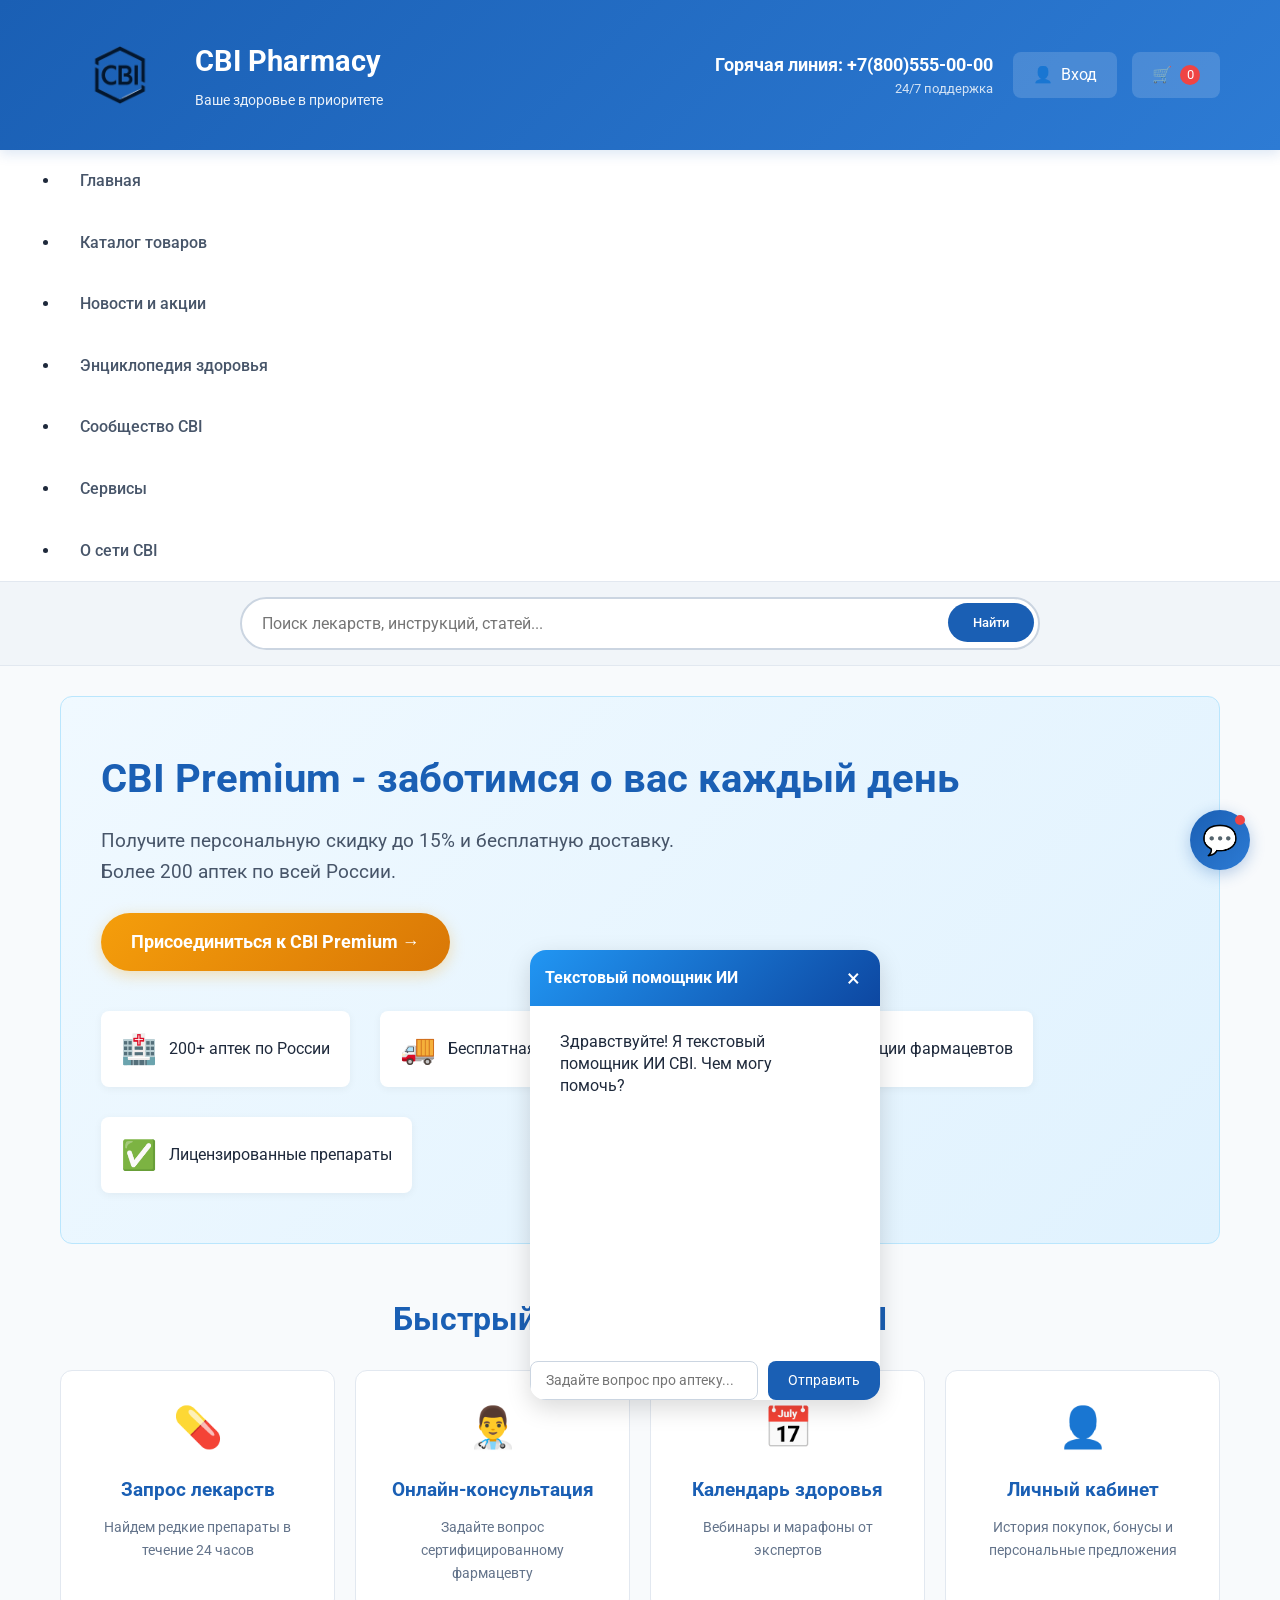
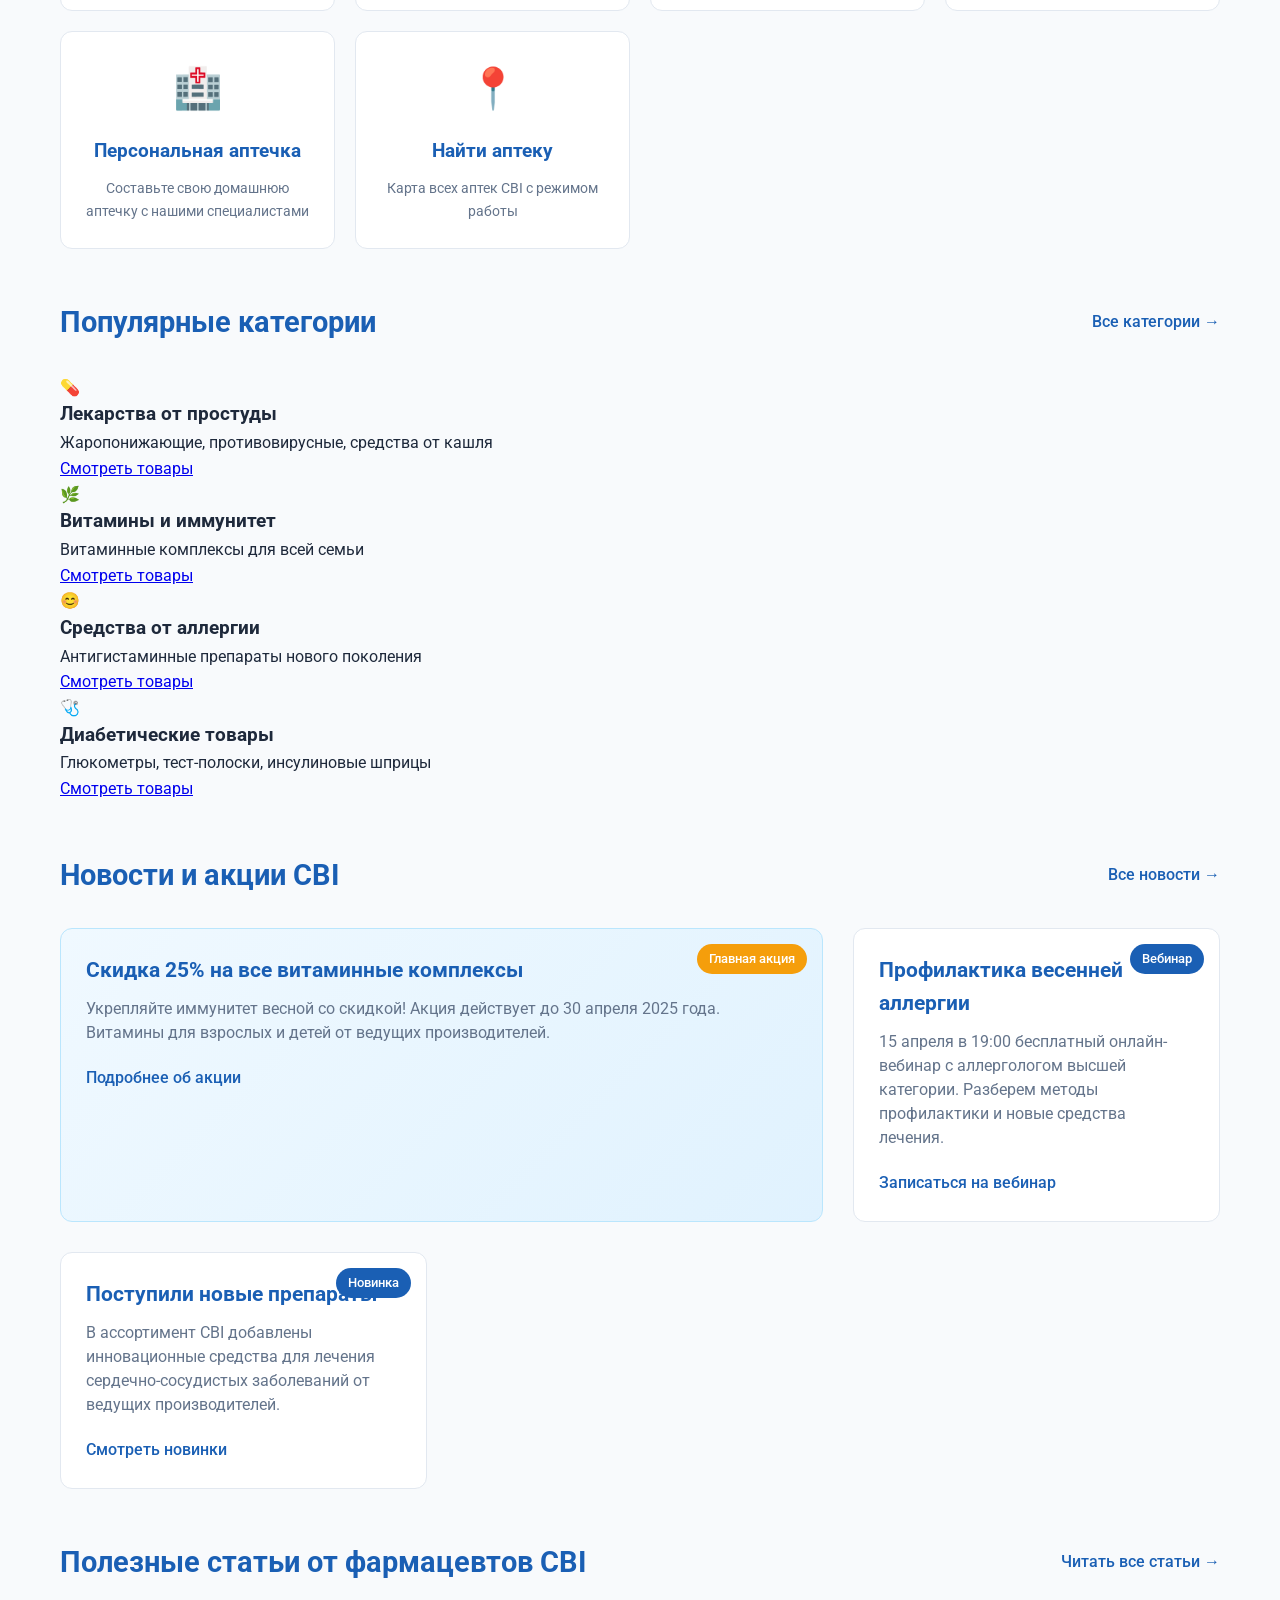
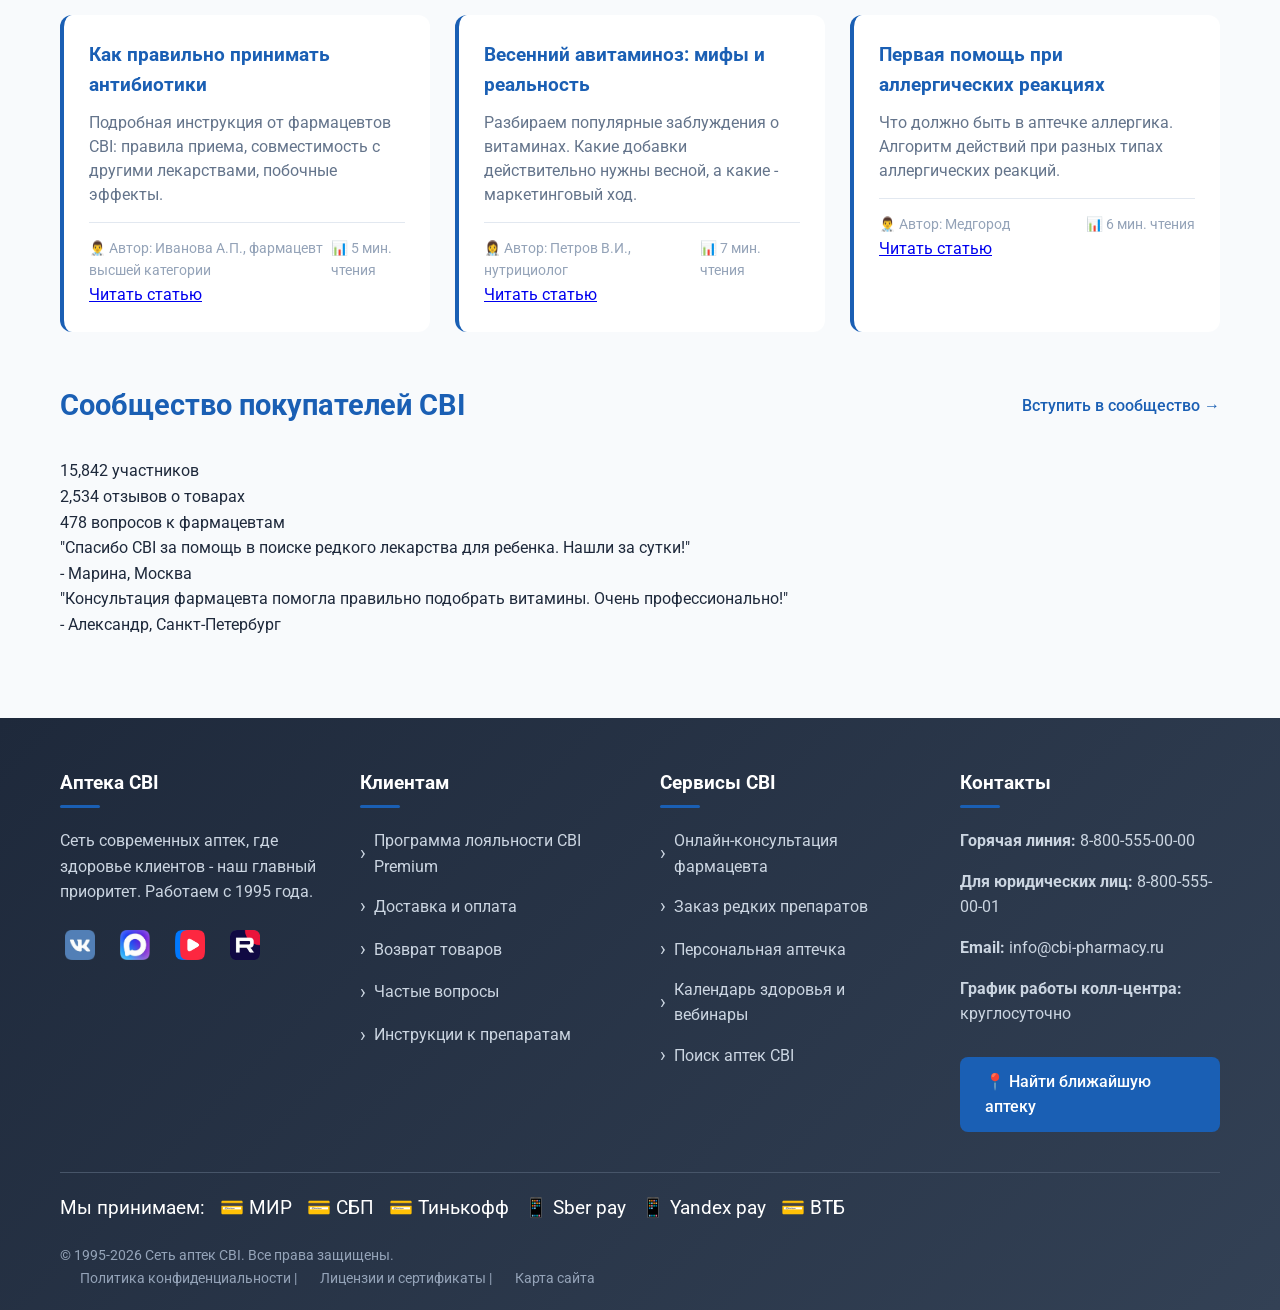
<file: index.html>
<!DOCTYPE html>
<html lang="ru">
<head>
    <meta charset="UTF-8">
    <meta name="viewport" content="width=device-width, initial-scale=1.0">
    <title>Аптека CBI - Ваше здоровье в приоритете</title>
    <link rel="stylesheet" href="AI.css">
    <link rel="stylesheet" href="cssmain.css">
    <link rel="stylesheet" href="csscatalog.css">
    <link rel="stylesheet" href="cssnews.css">
    <link rel="preconnect" href="https://fonts.googleapis.com">
    <link rel="preconnect" href="https://fonts.gstatic.com" crossorigin>
    <link href="https://fonts.googleapis.com/css2?family=Roboto:wght@300;400;500;700&display=swap" rel="stylesheet">
    <link rel="icon" href="images/logo/cbi-logo.png" type="image/x-icon">
</head>
<body>
  
    <!-- Шапка сайта -->
    <header class="header">
        <div class="container">
            <div class="logo">
                <img src="7ea79be2f1a11f1b7e21e89f93961fd_2.png" width="200" height="200" alt="CBI Аптека">
                <div class="logo-text">
                    <h1>CBI Pharmacy</h1>
                    <p>Ваше здоровье в приоритете</p>
                </div>
            </div>
            <div class="header-controls">
                <div class="contact-info">
                    <p>Горячая линия: +7(800)555-00-00</p>
                    <p>24/7 поддержка</p>
                </div>
                <div class="user-menu">
                    <a href="personal-cabinet.html" class="btn-login">
                        <span>👤</span>
                        Вход
                    </a>
                    <a href="#" class="cart-icon">
                        <span>🛒</span>
                        <span class="cart-count">0</span>
                    </a>
                </div>
            </div>
        </div>
    </header>

    <!-- Навигационное меню -->
    <nav class="main-nav">
        <div class="container">
            <ul>
                <li><a href="index.html" class="active">Главная</a></li>
                <li>
                    <a href="catalog.html">Каталог товаров</a>
                    <ul class="submenu">
                        <li><a href="catalog.html?category=medicines">Лекарства</a></li>
                        <li><a href="catalog.html?category=vitamins">Витамины и БАДы</a></li>
                        <li><a href="catalog.html?category=cosmetics">Косметика</a></li>
                        <li><a href="catalog.html?category=children">Детские товары</a></li>
                        <li><a href="catalog.html?category=medical">Медицинские изделия</a></li>
                    </ul>
                </li>
                <li><a href="news.html">Новости и акции</a></li>
                <li><a href="encyclopedia.html">Энциклопедия здоровья</a></li>
                <li><a href="community.html">Сообщество CBI</a></li>
                <li>
                    <a href="services.html">Сервисы</a>
                    <ul class="submenu">
                        <li><a href="order-medicine.html">Запрос лекарств</a></li>
                        <li><a href="consultation.html">Консультация фармацевта</a></li>
                        <li><a href="personal-medkit.html">Персональная аптечка</a></li>
                        <li><a href="loyalty.html">Программа лояльности</a></li>
                    </ul>
                </li>
                <li><a href="about.html">О сети CBI</a></li>
            </ul>
        </div>
    </nav>
    <!-- Поисковая строка -->
    <div class="search-container">
        <div class="container">
            <form class="search-form">
                <input type="text" placeholder="Поиск лекарств, инструкций, статей..." autocomplete="off">
                <button type="submit">Найти</button>
            </form>
        </div>
    </div>
    <!-- Основное содержимое -->
    <main>
        <div class="container">
            <!-- Герой-баннер -->
            <section class="hero-banner">
                <div class="banner-content">
                    <h2>CBI Premium - заботимся о вас каждый день</h2>
                    <p>Получите персональную скидку до 15% и бесплатную доставку. Более 200 аптек по всей России.</p>
                    <a href="loyalty.html" class="btn-premium">Присоединиться к CBI Premium →</a>
                </div>
                <div class="banner-features">
                    <div class="feature">
                        <span>🏥</span>
                        <p>200+ аптек по России</p>
                    </div>
                    <div class="feature">
                        <span>🚚</span>
                        <p>Бесплатная доставка от 1500₽</p>
                    </div>
                    <div class="feature">
                        <span>👨‍⚕️</span>
                        <p>Консультации фармацевтов</p>
                    </div>
                    <div class="feature">
                        <span>✅</span>
                        <p>Лицензированные препараты</p>
                    </div>
                </div>
            </section>
            <!-- Быстрые ссылки -->
            <section class="quick-links">
                <h2>Быстрый доступ к сервисам CBI</h2>
                <div class="links-grid">
                    <a href="order-medicine.html" class="quick-link">
                        <span class="icon">💊</span>
                        <h3>Запрос лекарств</h3>
                        <p>Найдем редкие препараты в течение 24 часов</p>
                    </a>
                    <a href="consultation.html" class="quick-link">
                        <span class="icon">👨‍⚕️</span>
                        <h3>Онлайн-консультация</h3>
                        <p>Задайте вопрос сертифицированному фармацевту</p>
                    </a>
                    <a href="health-calendar.html" class="quick-link">
                        <span class="icon">📅</span>
                        <h3>Календарь здоровья</h3>
                        <p>Вебинары и марафоны от экспертов</p>
                    </a>
                    <a href="personal-cabinet.html" class="quick-link">
                        <span class="icon">👤</span>
                        <h3>Личный кабинет</h3>
                        <p>История покупок, бонусы и персональные предложения</p>
                    </a>
                    <a href="personal-medkit.html" class="quick-link">
                        <span class="icon">🏥</span>
                        <h3>Персональная аптечка</h3>
                        <p>Составьте свою домашнюю аптечку с нашими специалистами</p>
                    </a>
                    <a href="stores.html" class="quick-link">
                        <span class="icon">📍</span>
                        <h3>Найти аптеку</h3>
                        <p>Карта всех аптек CBI с режимом работы</p>
                    </a>
                </div>
            </section>
            <!-- Популярные категории -->
            <section class="popular-categories">
                <div class="section-header">
                    <h2>Популярные категории</h2>
                    <a href="catalog.html" class="view-all">Все категории →</a>
                </div>
                <div class="categories-grid">
                    <div class="category-card">
                        <div class="category-icon">💊</div>
                        <h3>Лекарства от простуды</h3>
                        <p>Жаропонижающие, противовирусные, средства от кашля</p>
                        <a href="catalog.html?category=cold" class="category-link">Смотреть товары</a>
                    </div>
                    <div class="category-card">
                        <div class="category-icon">🌿</div>
                        <h3>Витамины и иммунитет</h3>
                        <p>Витаминные комплексы для всей семьи</p>
                        <a href="catalog.html?category=vitamins" class="category-link">Смотреть товары</a>
                    </div>
                    <div class="category-card">
                        <div class="category-icon">😊</div>
                        <h3>Средства от аллергии</h3>
                        <p>Антигистаминные препараты нового поколения</p>
                        <a href="catalog.html?category=allergy" class="category-link">Смотреть товары</a>
                    </div>
                    <div class="category-card">
                        <div class="category-icon">🩺</div>
                        <h3>Диабетические товары</h3>
                        <p>Глюкометры, тест-полоски, инсулиновые шприцы</p>
                        <a href="catalog.html?category=diabetes" class="category-link">Смотреть товары</a>
                    </div>
                </div>
            </section>
            <!-- Новости и акции -->
            <section class="news-section">
                <div class="section-header">
                    <h2>Новости и акции CBI</h2>
                    <a href="news.html" class="view-all">Все новости →</a>
                </div>
                <div class="news-grid">
                    <article class="news-card featured">
                        <div class="news-badge">Главная акция</div>
                        <h3>Скидка 25% на все витаминные комплексы</h3>
                        <p>Укрепляйте иммунитет весной со скидкой! Акция действует до 30 апреля 2025 года. Витамины для взрослых и детей от ведущих производителей.</p>
                        <a href="news.html#promo1" class="news-link">Подробнее об акции</a>
                    </article>
                    <article class="news-card">
                        <div class="news-badge">Вебинар</div>
                        <h3>Профилактика весенней аллергии</h3>
                        <p>15 апреля в 19:00 бесплатный онлайн-вебинар с аллергологом высшей категории. Разберем методы профилактики и новые средства лечения.</p>
                        <a href="webinars.html#allergy" class="news-link">Записаться на вебинар</a>
                    </article>
                    <article class="news-card">
                        <div class="news-badge">Новинка</div>
                        <h3>Поступили новые препараты</h3>
                        <p>В ассортимент CBI добавлены инновационные средства для лечения сердечно-сосудистых заболеваний от ведущих производителей.</p>
                        <a href="catalog.html?new=true" class="news-link">Смотреть новинки</a>
                    </article>
                </div>
            </section>
            <!-- Энциклопедия здоровья (превью) -->
            <section class="encyclopedia-preview">
                <div class="section-header">
                    <h2>Полезные статьи от фармацевтов CBI</h2>
                    <a href="encyclopedia.html" class="view-all">Читать все статьи →</a>
                </div>
                <div class="articles-grid">
                    <article class="article-card">
                        <h3>Как правильно принимать антибиотики</h3>
                        <p>Подробная инструкция от фармацевтов CBI: правила приема, совместимость с другими лекарствами, побочные эффекты.</p>
                        <div class="article-meta">
                            <span>👨‍⚕️ Автор: Иванова А.П., фармацевт высшей категории</span>
                            <span>📊 5 мин. чтения</span>
                        </div>
                        <a href="encyclopedia.html#antibiotics" class="article-read">Читать статью</a>
                    </article>
                    <article class="article-card">
                        <h3>Весенний авитаминоз: мифы и реальность</h3>
                        <p>Разбираем популярные заблуждения о витаминах. Какие добавки действительно нужны весной, а какие - маркетинговый ход.</p>
                        <div class="article-meta">
                            <span>👩‍⚕️ Автор: Петров В.И., нутрициолог</span>
                            <span>📊 7 мин. чтения</span>
                        </div>
                        <a href="encyclopedia.html#avitaminosis" class="article-read">Читать статью</a>
                    </article>
                    <article class="article-card">
                        <h3>Первая помощь при аллергических реакциях</h3>
                        <p>Что должно быть в аптечке аллергика. Алгоритм действий при разных типах аллергических реакций.</p>
                        <div class="article-meta">
                            <span>👨‍⚕️ Автор: Медгород</span>
                            <span>📊 6 мин. чтения</span>
                        </div>
                        <a href="https://medgorod-clinic.ru/stati/aptechka-allergika--polnoe-rukovodstvo-dlya-bezopasnosti-i-ekstrennoy-pomoshchi/" class="article-read">Читать статью</a>
                    </article>
                </div>
            </section>
            <!-- Сообщество (превью) -->
            <section class="community-preview">
                <div class="section-header">
                    <h2>Сообщество покупателей CBI</h2>
                    <a href="community.html" class="view-all">Вступить в сообщество →</a>
                </div>
                <div class="community-stats">
                    <div class="stat-item">
                        <span class="stat-number">15,842</span>
                        <span class="stat-label">участников</span>
                    </div>
                    <div class="stat-item">
                        <span class="stat-number">2,534</span>
                        <span class="stat-label">отзывов о товарах</span>
                    </div>
                    <div class="stat-item">
                        <span class="stat-number">478</span>
                        <span class="stat-label">вопросов к фармацевтам</span>
                    </div>
                </div>
                <div class="community-testimonials">
                    <div class="testimonial">
                        <p>"Спасибо CBI за помощь в поиске редкого лекарства для ребенка. Нашли за сутки!"</p>
                        <span class="testimonial-author">- Марина, Москва</span>
                    </div>
                    <div class="testimonial">
                        <p>"Консультация фармацевта помогла правильно подобрать витамины. Очень профессионально!"</p>
                        <span class="testimonial-author">- Александр, Санкт-Петербург</span>
                    </div>
                </div>
            </section>
        </div>
    </main>
    <!-- Футер -->
    <footer>
        <div class="container">
            <div class="footer-grid">
                <div class="footer-section">
                    <h3>Аптека CBI</h3>
                    <p>Сеть современных аптек, где здоровье клиентов - наш главный приоритет. Работаем с 1995 года.</p>
                    <div class="social-links">
                        <a href="#" title="ВКонтакте"><img src="i (2) (1).png" width="30" height="30" alt="CBI Аптека"></a>
                        <a href="#" title="MAX"><img src="fotor_2026-04-03_09-42-40 (1) (1).png" width="30" height="30" alt="CBI Аптека"></a>
                        <a href="#" title="VK Video"><img src="VK_Video.svg (1).png" width="30" height="30" alt="CBI Аптека"></a>
                        <a href="#" title="Rutube"><img src="620x530-2 (1).png" width="30" height="30" alt="CBI Аптека"></a>
                    </div>
                </div>
                <div class="footer-section">
                    <h3>Клиентам</h3>
                    <ul>
                        <li><a href="loyalty.html">Программа лояльности CBI Premium</a></li>
                        <li><a href="delivery.html">Доставка и оплата</a></li>
                        <li><a href="return.html">Возврат товаров</a></li>
                        <li><a href="faq.html">Частые вопросы</a></li>
                        <li><a href="instructions.html">Инструкции к препаратам</a></li>
                    </ul>
                </div>
                <div class="footer-section">
                    <h3>Сервисы CBI</h3>
                    <ul>
                        <li><a href="consultation.html">Онлайн-консультация фармацевта</a></li>
                        <li><a href="order-medicine.html">Заказ редких препаратов</a></li>
                        <li><a href="personal-medkit.html">Персональная аптечка</a></li>
                        <li><a href="health-calendar.html">Календарь здоровья и вебинары</a></li>
                        <li><a href="stores.html">Поиск аптек CBI</a></li>
                    </ul>
                </div>
                <div class="footer-section">
                    <h3>Контакты</h3>
                    <p><strong>Горячая линия:</strong> 8-800-555-00-00</p>
                    <p><strong>Для юридических лиц:</strong> 8-800-555-00-01</p>
                    <p><strong>Email:</strong> info@cbi-pharmacy.ru</p>
                    <p><strong>График работы колл-центра:</strong> круглосуточно</p>
                    <a href="stores.html" class="btn-stores">📍 Найти ближайшую аптеку</a>
                </div>
            </div>
            <div class="footer-bottom">
               <div class="payment-methods">
                    <span>Мы принимаем:</span>
                    <span>💳 МИР</span>
                    <span>💳 СБП</span>
                    <span>💳 Тинькофф</span>
                    <span>📱 Sber pay</span>
                    <span>📱 Yandex pay</span>
                    <span>💳 ВТБ</span>
                </div>
                <div class="legal">
                    <p>© 1995-2026 Сеть аптек CBI. Все права защищены.</p>
                    <p>
                        <a href="privacy.html">Политика конфиденциальности</a> | 
                        <a href="license.html">Лицензии и сертификаты</a> | 
                        <a href="sitemap.html">Карта сайта</a>
                    </p>
                </div>
            </div>
        </div>
    </footer>
<!-- Виджет поддержки (основной) -->
<div class="support-widget">
  <div class="support-toggle">
    <span>💬</span>
    <span class="pulse-dot"></span>
  </div>
  <div class="support-content">
    <div class="support-header">
      <h3>Поддержка CBI</h3>
      <button class="close-support">×</button>
    </div>
    <div class="support-body">
      <div class="support-options">
        <button class="support-option">
          <span>📞</span>
          <div>
            <h4>Позвонить нам</h4>
            <p>8-906-312-21-79 (круглосуточно)</p>
          </div>
        </button>
        <button class="support-option">
          <span>✉️</span>
          <div>
            <h4>Написать email</h4>
            <p>Ответ в течение 2 часов</p>
          </div>
        </button>
        <button class="support-option chat-trigger">
          <span>💬</span>
          <div>
            <h4>Онлайн-чат</h4>
            <p>Быстрые ответы на вопросы</p>
          </div>
        </button>
        <button class="support-option">
          <span>👨‍⚕️</span>
          <div>
            <h4>Консультация фармацевта</h4>
            <p>Помощь в подборе препаратов</p>
          </div>
        </button>
      </div>
    </div>
  </div>
</div>

<!-- Виджет чата ИИ (отдельный, изначально скрыт) -->
<div id="ai-chat-widget" class="ai-chat-widget">
  <div class="chat-header">
    <h3>Текстовый помощник ИИ</h3>
    <button class="close-chat">×</button>
  </div>
  <div class="chat-messages">
    <div class="message bot">Здравствуйте! Я текстовый помощник ИИ CBI. Чем могу помочь?</div>
  </div>
  <div class="chat-input">
    <input type="text" placeholder="Задайте вопрос про аптеку...">
    <button>Отправить</button>
  </div>
</div>

  
<script src="AI.js"></script>
</body>
</html>
</file>
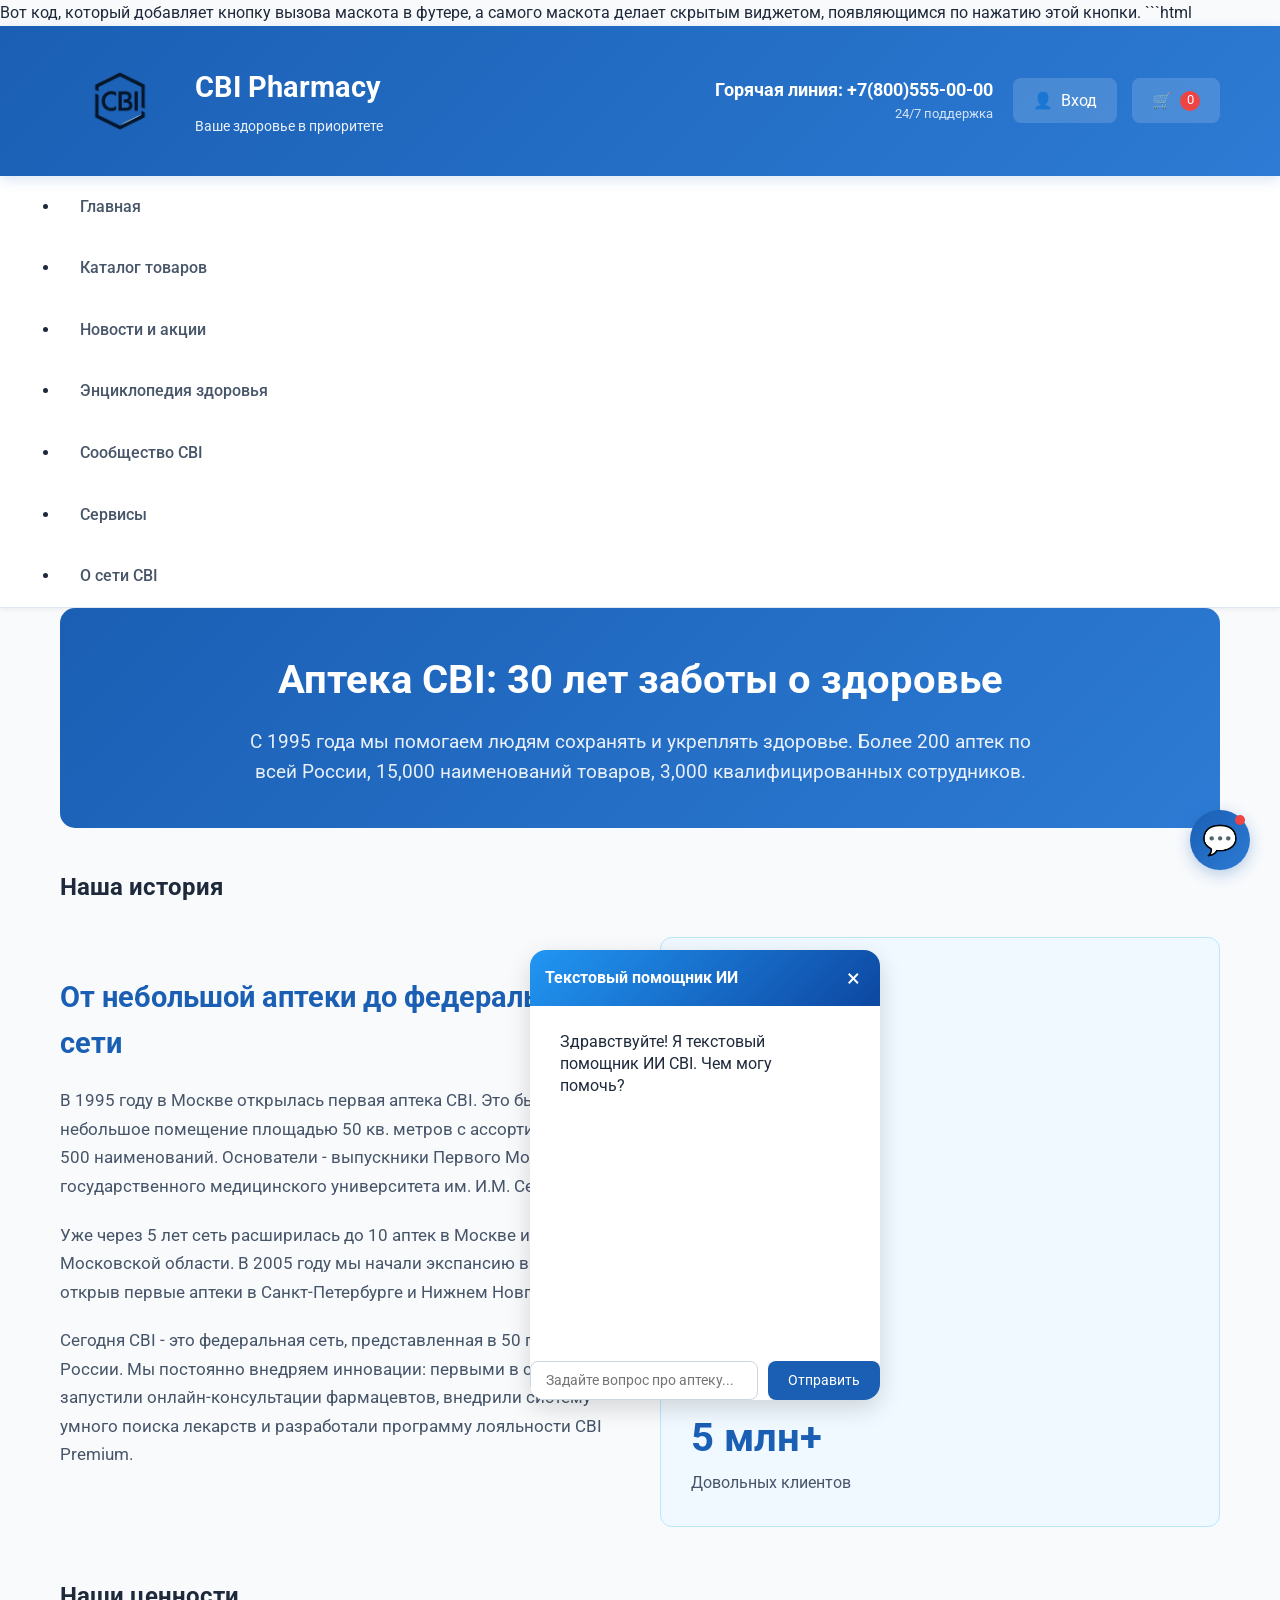
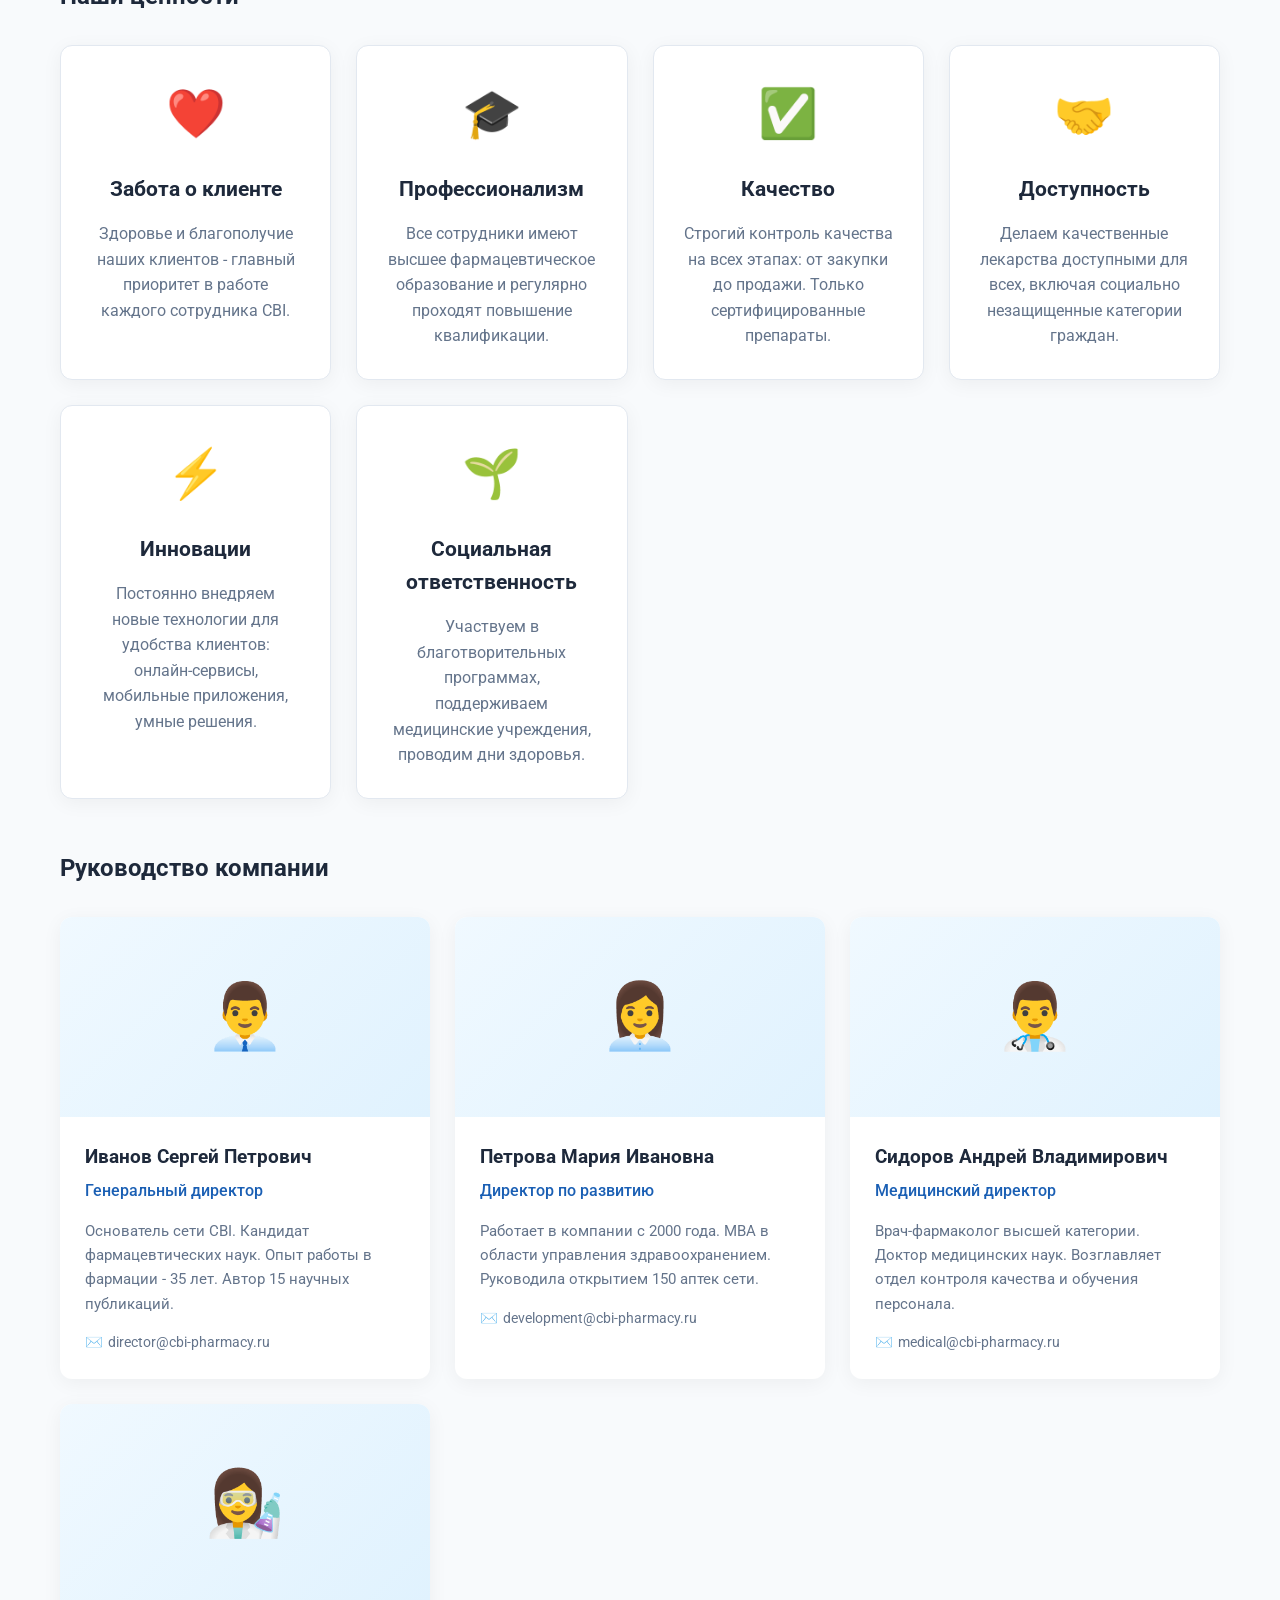
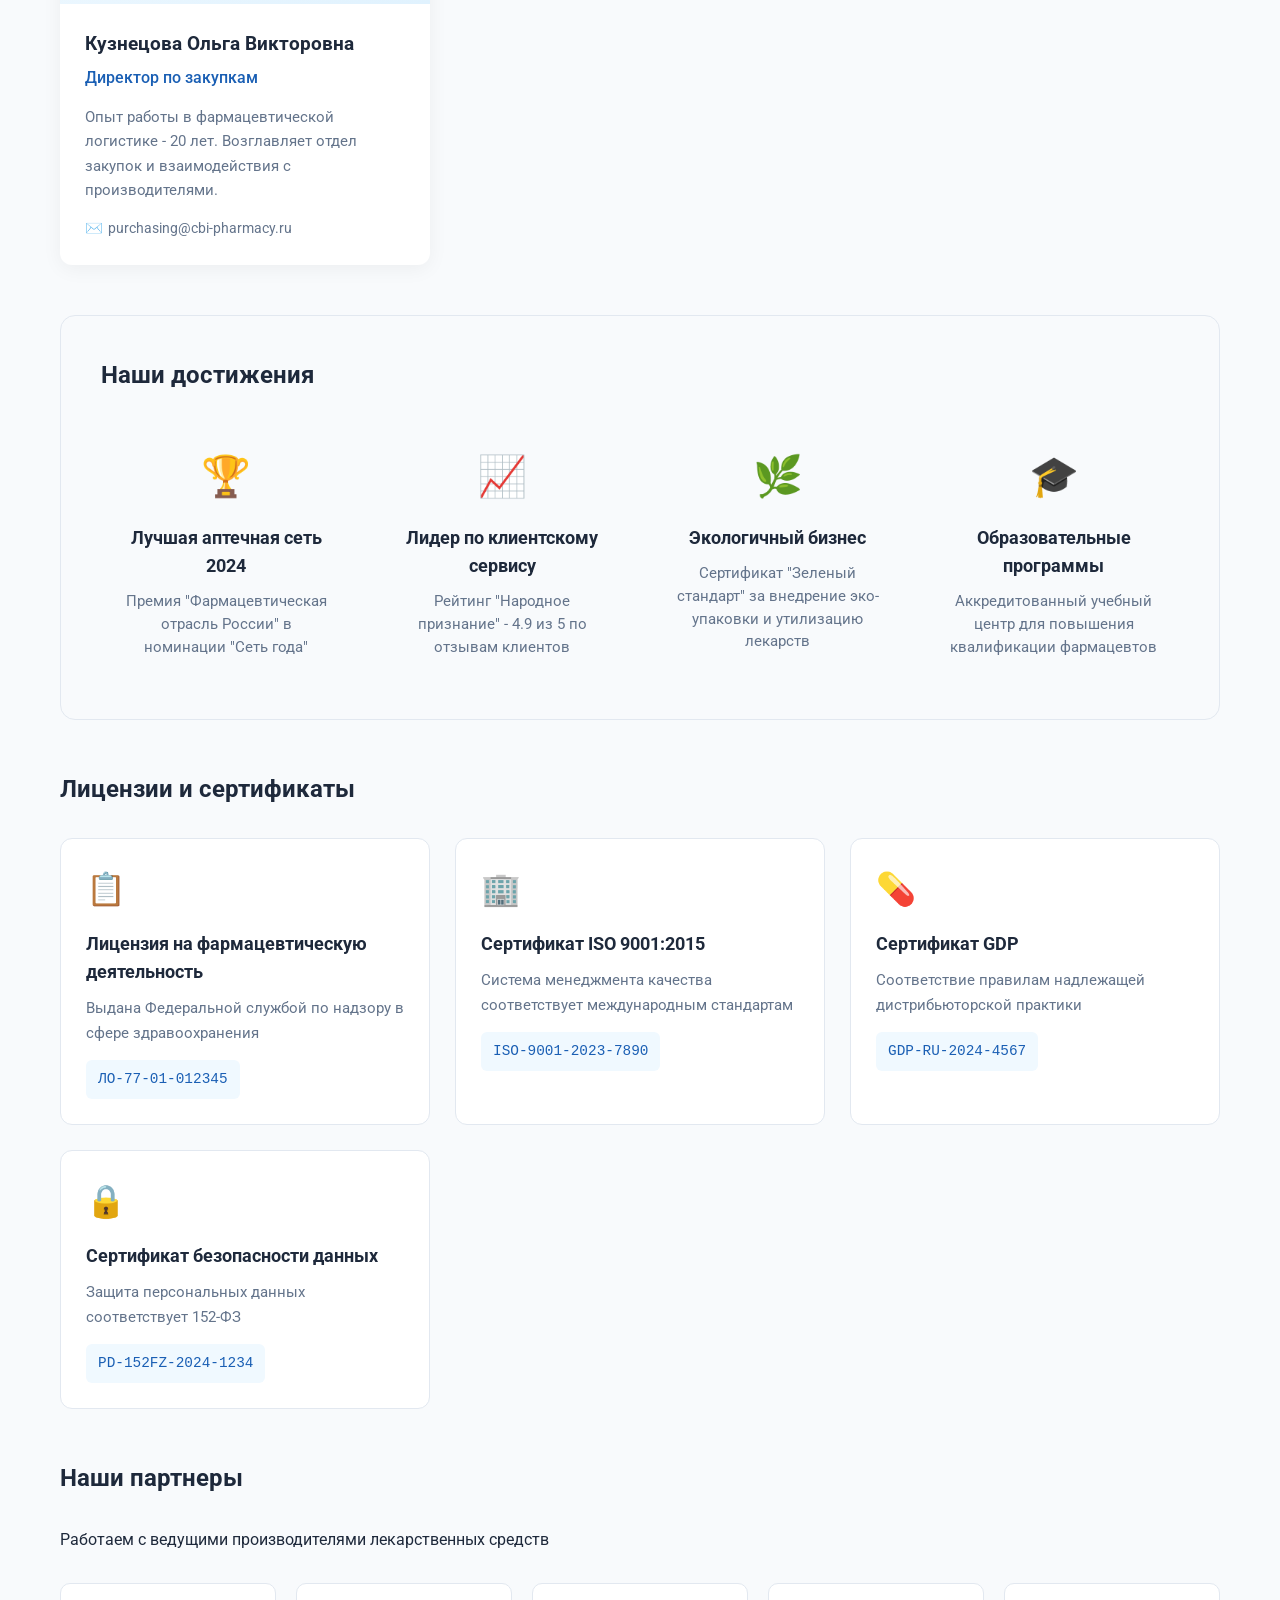
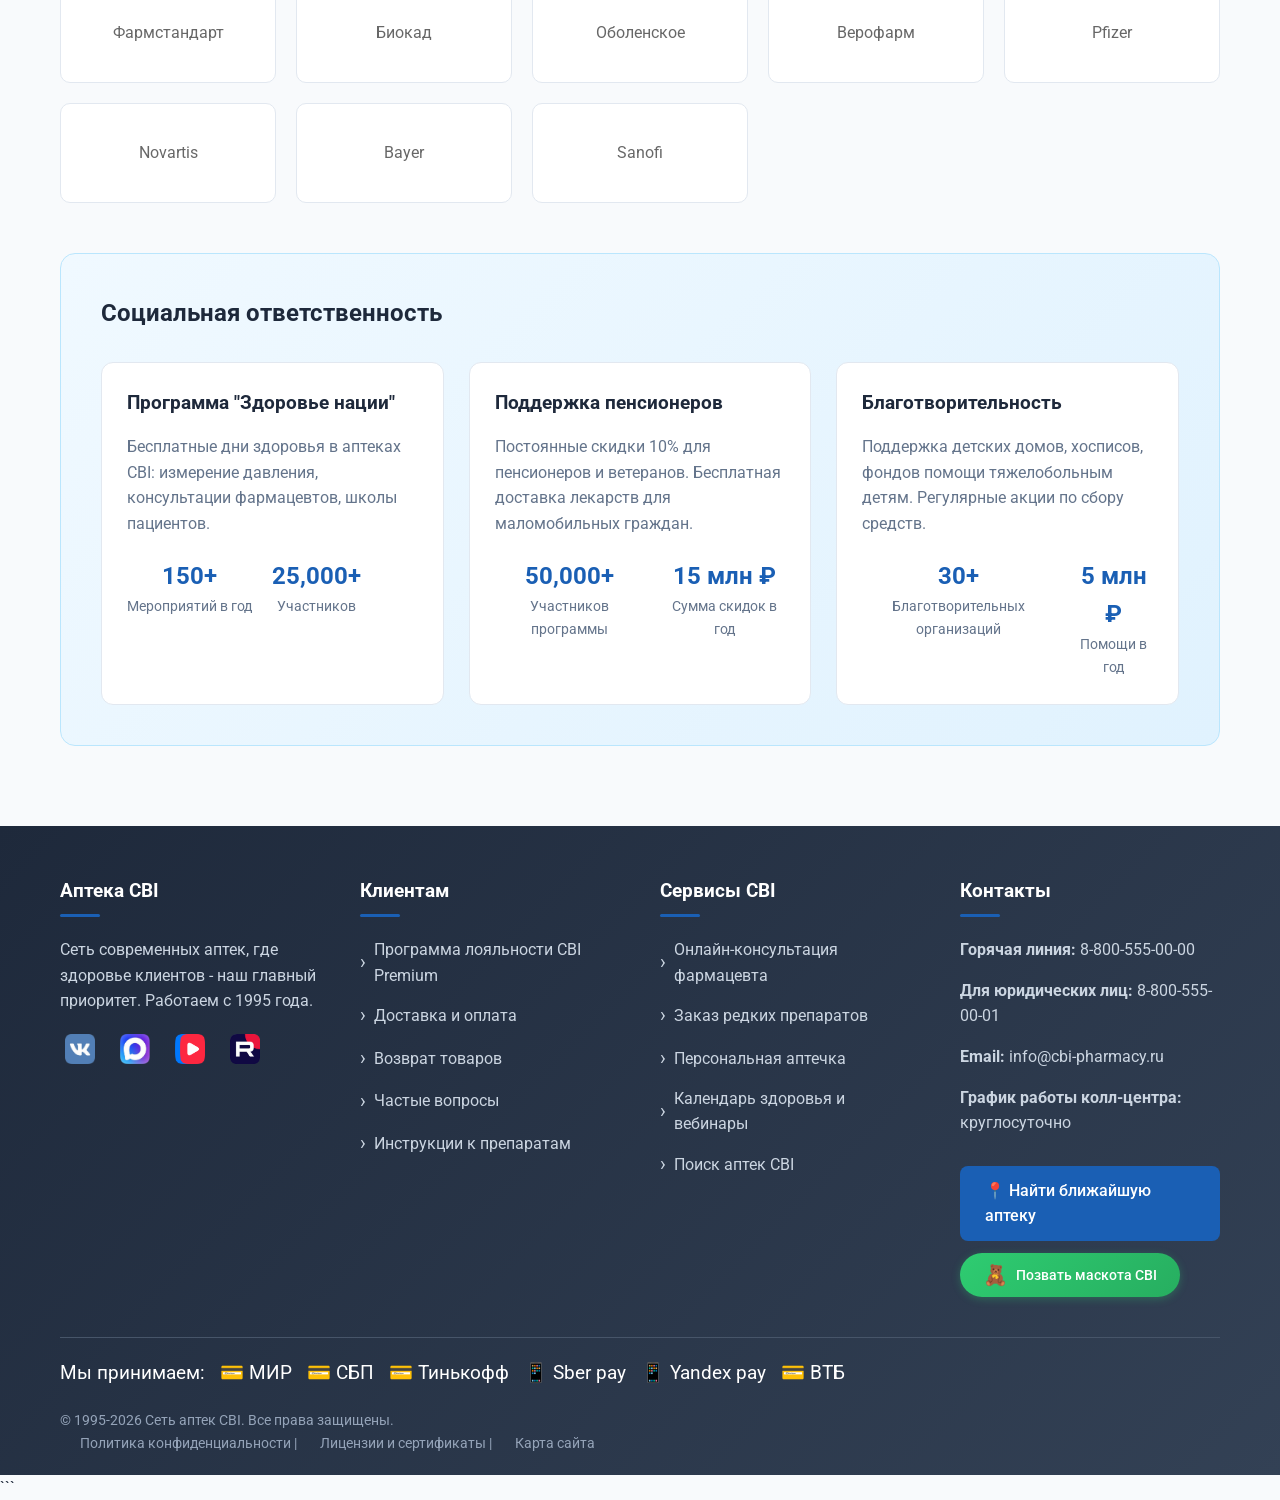
<file: about.html>
Вот код, который добавляет кнопку вызова маскота в футере, а самого маскота делает скрытым виджетом, появляющимся по нажатию этой кнопки.

```html
<!DOCTYPE html>
<html lang="ru">
<head>
    <meta charset="UTF-8">
    <meta name="viewport" content="width=device-width, initial-scale=1.0">
    <title>О сети аптек CBI - Аптека CBI</title>
    <link rel="stylesheet" href="AI.css">
    <link rel="stylesheet" href="mascot.css">
    <link rel="stylesheet" href="cssmain.css">
    <link rel="stylesheet" href="cssabout.css">
    <link rel="stylesheet" href="https://fonts.googleapis.com/css2?family=Roboto:wght@300;400;500;700&display=swap">
    <link rel="icon" href="images/logo/cbi-logo.png" type="image/x-icon">

</head>
<body>
    <!-- Шапка (как в index.html) -->
    <header class="header">
        <div class="container">
            <div class="logo">
                <img src="7ea79be2f1a11f1b7e21e89f93961fd_2.png" width="200" height="200" alt="CBI Аптека">
                <div class="logo-text">
                    <h1>CBI Pharmacy</h1>
                    <p>Ваше здоровье в приоритете</p>
                </div>
            </div>
            <div class="header-controls">
                <div class="contact-info">
                    <p>Горячая линия: +7(800)555-00-00</p>
                    <p>24/7 поддержка</p>
                </div>
                <div class="user-menu">
                    <a href="personal-cabinet.html" class="btn-login">
                        <span>👤</span>
                        Вход
                    </a>
                    <a href="#" class="cart-icon">
                        <span>🛒</span>
                        <span class="cart-count">0</span>
                    </a>
                </div>
            </div>
        </div>
    </header>

    <!-- Навигация (как в index.html) -->
    <nav class="main-nav">
        <div class="container">
            <ul>
                <li><a href="index.html">Главная</a></li>
                <li>
                    <a href="catalog.html">Каталог товаров</a>
                    <ul class="submenu">
                        <li><a href="catalog.html?category=medicines">Лекарства</a></li>
                        <li><a href="catalog.html?category=vitamins">Витамины и БАДы</a></li>
                        <li><a href="catalog.html?category=cosmetics">Косметика</a></li>
                        <li><a href="catalog.html?category=children">Детские товары</a></li>
                        <li><a href="catalog.html?category=medical">Медицинские изделия</a></li>
                    </ul>
                </li>
                <li><a href="news.html">Новости и акции</a></li>
                <li><a href="encyclopedia.html">Энциклопедия здоровья</a></li>
                <li><a href="community.html">Сообщество CBI</a></li>
                <li>
                    <a href="services.html">Сервисы</a>
                    <ul class="submenu">
                        <li><a href="order-medicine.html">Запрос лекарств</a></li>
                        <li><a href="consultation.html">Консультация фармацевта</a></li>
                        <li><a href="personal-medkit.html">Персональная аптечка</a></li>
                        <li><a href="loyalty.html">Программа лояльности</a></li>
                    </ul>
                </li>
                <li><a href="about.html" class="active">О сети CBI</a></li>
            </ul>
        </div>
    </nav>

    <!-- Основное содержимое о компании -->
    <main>
        <div class="container">
            <!-- Заголовок -->
            <div class="about-header">
                <h1>Аптека CBI: 30 лет заботы о здоровье</h1>
                <p>С 1995 года мы помогаем людям сохранять и укреплять здоровье. Более 200 аптек по всей России, 15,000 наименований товаров, 3,000 квалифицированных сотрудников.</p>
            </div>

            <!-- История компании -->
            <section class="company-story">
                <h2 class="section-header">Наша история</h2>
                
                <div class="story-content">
                    <div class="story-text">
                        <h2>От небольшой аптеки до федеральной сети</h2>
                        <p>В 1995 году в Москве открылась первая аптека CBI. Это было небольшое помещение площадью 50 кв. метров с ассортиментом в 500 наименований. Основатели - выпускники Первого Московского государственного медицинского университета им. И.М. Сеченова.</p>
                        <p>Уже через 5 лет сеть расширилась до 10 аптек в Москве и Московской области. В 2005 году мы начали экспансию в регионы, открыв первые аптеки в Санкт-Петербурге и Нижнем Новгороде.</p>
                        <p>Сегодня CBI - это федеральная сеть, представленная в 50 городах России. Мы постоянно внедряем инновации: первыми в стране запустили онлайн-консультации фармацевтов, внедрили систему умного поиска лекарств и разработали программу лояльности CBI Premium.</p>
                    </div>
                    
                    <div class="story-stats">
                        <div class="stat-item">
                            <span class="stat-number">1995</span>
                            <span class="stat-label">Год основания</span>
                        </div>
                        <div class="stat-item">
                            <span class="stat-number">200+</span>
                            <span class="stat-label">Аптек по России</span>
                        </div>
                        <div class="stat-item">
                            <span class="stat-number">15,000+</span>
                            <span class="stat-label">Наименований товаров</span>
                        </div>
                        <div class="stat-item">
                            <span class="stat-number">3,000+</span>
                            <span class="stat-label">Сотрудников</span>
                        </div>
                        <div class="stat-item">
                            <span class="stat-number">5 млн+</span>
                            <span class="stat-label">Довольных клиентов</span>
                        </div>
                    </div>
                </div>
            </section>

            <!-- Ценности -->
            <section class="company-values">
                <h2 class="section-header">Наши ценности</h2>
                
                <div class="values-grid">
                    <div class="value-card">
                        <span class="value-icon">❤️</span>
                        <h3>Забота о клиенте</h3>
                        <p>Здоровье и благополучие наших клиентов - главный приоритет в работе каждого сотрудника CBI.</p>
                    </div>
                    
                    <div class="value-card">
                        <span class="value-icon">🎓</span>
                        <h3>Профессионализм</h3>
                        <p>Все сотрудники имеют высшее фармацевтическое образование и регулярно проходят повышение квалификации.</p>
                    </div>
                    
                    <div class="value-card">
                        <span class="value-icon">✅</span>
                        <h3>Качество</h3>
                        <p>Строгий контроль качества на всех этапах: от закупки до продажи. Только сертифицированные препараты.</p>
                    </div>
                    
                    <div class="value-card">
                        <span class="value-icon">🤝</span>
                        <h3>Доступность</h3>
                        <p>Делаем качественные лекарства доступными для всех, включая социально незащищенные категории граждан.</p>
                    </div>
                    
                    <div class="value-card">
                        <span class="value-icon">⚡</span>
                        <h3>Инновации</h3>
                        <p>Постоянно внедряем новые технологии для удобства клиентов: онлайн-сервисы, мобильные приложения, умные решения.</p>
                    </div>
                    
                    <div class="value-card">
                        <span class="value-icon">🌱</span>
                        <h3>Социальная ответственность</h3>
                        <p>Участвуем в благотворительных программах, поддерживаем медицинские учреждения, проводим дни здоровья.</p>
                    </div>
                </div>
            </section>

            <!-- Команда -->
            <section class="team-section">
                <h2 class="section-header">Руководство компании</h2>
                
                <div class="team-grid">
                    <div class="team-member">
                        <div class="member-photo">
                            <span>👨‍💼</span>
                        </div>
                        <div class="member-info">
                            <h3>Иванов Сергей Петрович</h3>
                            <span class="member-position">Генеральный директор</span>
                            <p class="member-bio">Основатель сети CBI. Кандидат фармацевтических наук. Опыт работы в фармации - 35 лет. Автор 15 научных публикаций.</p>
                            <div class="member-contacts">
                                <a href="mailto:director@cbi-pharmacy.ru" class="contact-link">
                                    <span>✉️</span> director@cbi-pharmacy.ru
                                </a>
                            </div>
                        </div>
                    </div>
                    
                    <div class="team-member">
                        <div class="member-photo">
                            <span>👩‍💼</span>
                        </div>
                        <div class="member-info">
                            <h3>Петрова Мария Ивановна</h3>
                            <span class="member-position">Директор по развитию</span>
                            <p class="member-bio">Работает в компании с 2000 года. MBA в области управления здравоохранением. Руководила открытием 150 аптек сети.</p>
                            <div class="member-contacts">
                                <a href="mailto:development@cbi-pharmacy.ru" class="contact-link">
                                    <span>✉️</span> development@cbi-pharmacy.ru
                                </a>
                            </div>
                        </div>
                    </div>
                    
                    <div class="team-member">
                        <div class="member-photo">
                            <span>👨‍⚕️</span>
                        </div>
                        <div class="member-info">
                            <h3>Сидоров Андрей Владимирович</h3>
                            <span class="member-position">Медицинский директор</span>
                            <p class="member-bio">Врач-фармаколог высшей категории. Доктор медицинских наук. Возглавляет отдел контроля качества и обучения персонала.</p>
                            <div class="member-contacts">
                                <a href="mailto:medical@cbi-pharmacy.ru" class="contact-link">
                                    <span>✉️</span> medical@cbi-pharmacy.ru
                                </a>
                            </div>
                        </div>
                    </div>
                    
                    <div class="team-member">
                        <div class="member-photo">
                            <span>👩‍🔬</span>
                        </div>
                        <div class="member-info">
                            <h3>Кузнецова Ольга Викторовна</h3>
                            <span class="member-position">Директор по закупкам</span>
                            <p class="member-bio">Опыт работы в фармацевтической логистике - 20 лет. Возглавляет отдел закупок и взаимодействия с производителями.</p>
                            <div class="member-contacts">
                                <a href="mailto:purchasing@cbi-pharmacy.ru" class="contact-link">
                                    <span>✉️</span> purchasing@cbi-pharmacy.ru
                                </a>
                            </div>
                        </div>
                    </div>
                </div>
            </section>

            <!-- Достижения -->
            <section class="achievements-section">
                <h2 class="section-header">Наши достижения</h2>
                
                <div class="achievements-grid">
                    <div class="achievement-card">
                        <span class="achievement-icon">🏆</span>
                        <h4>Лучшая аптечная сеть 2024</h4>
                        <p>Премия "Фармацевтическая отрасль России" в номинации "Сеть года"</p>
                    </div>
                    
                    <div class="achievement-card">
                        <span class="achievement-icon">📈</span>
                        <h4>Лидер по клиентскому сервису</h4>
                        <p>Рейтинг "Народное признание" - 4.9 из 5 по отзывам клиентов</p>
                    </div>
                    
                    <div class="achievement-card">
                        <span class="achievement-icon">🌿</span>
                        <h4>Экологичный бизнес</h4>
                        <p>Сертификат "Зеленый стандарт" за внедрение эко-упаковки и утилизацию лекарств</p>
                    </div>
                    
                    <div class="achievement-card">
                        <span class="achievement-icon">🎓</span>
                        <h4>Образовательные программы</h4>
                        <p>Аккредитованный учебный центр для повышения квалификации фармацевтов</p>
                    </div>
                </div>
            </section>

            <!-- Лицензии и сертификаты -->
            <section class="licenses-section">
                <h2 class="section-header">Лицензии и сертификаты</h2>
                
                <div class="licenses-grid">
                    <div class="license-card">
                        <span class="license-icon">📋</span>
                        <h4>Лицензия на фармацевтическую деятельность</h4>
                        <p>Выдана Федеральной службой по надзору в сфере здравоохранения</p>
                        <span class="license-number">ЛО-77-01-012345</span>
                    </div>
                    
                    <div class="license-card">
                        <span class="license-icon">🏢</span>
                        <h4>Сертификат ISO 9001:2015</h4>
                        <p>Система менеджмента качества соответствует международным стандартам</p>
                        <span class="license-number">ISO-9001-2023-7890</span>
                    </div>
                    
                    <div class="license-card">
                        <span class="license-icon">💊</span>
                        <h4>Сертификат GDP</h4>
                        <p>Соответствие правилам надлежащей дистрибьюторской практики</p>
                        <span class="license-number">GDP-RU-2024-4567</span>
                    </div>
                    
                    <div class="license-card">
                        <span class="license-icon">🔒</span>
                        <h4>Сертификат безопасности данных</h4>
                        <p>Защита персональных данных соответствует 152-ФЗ</p>
                        <span class="license-number">PD-152FZ-2024-1234</span>
                    </div>
                </div>
            </section>

            <!-- Партнеры -->
            <section class="partners-section">
                <h2 class="section-header">Наши партнеры</h2>
                <p class="section-subtitle">Работаем с ведущими производителями лекарственных средств</p>
                
                <div class="partners-grid">
                    <div class="partner-card">
                        <div class="partner-logo">Фармстандарт</div>
                    </div>
                    <div class="partner-card">
                        <div class="partner-logo">Биокад</div>
                    </div>
                    <div class="partner-card">
                        <div class="partner-logo">Оболенское</div>
                    </div>
                    <div class="partner-card">
                        <div class="partner-logo">Верофарм</div>
                    </div>
                    <div class="partner-card">
                        <div class="partner-logo">Pfizer</div>
                    </div>
                    <div class="partner-card">
                        <div class="partner-logo">Novartis</div>
                    </div>
                    <div class="partner-card">
                        <div class="partner-logo">Bayer</div>
                    </div>
                    <div class="partner-card">
                        <div class="partner-logo">Sanofi</div>
                    </div>
                </div>
            </section>

            <!-- Социальная ответственность -->
            <section class="social-responsibility">
                <h2 class="section-header">Социальная ответственность</h2>
                
                <div class="projects-grid">
                    <div class="project-card">
                        <h4>Программа "Здоровье нации"</h4>
                        <p>Бесплатные дни здоровья в аптеках CBI: измерение давления, консультации фармацевтов, школы пациентов.</p>
                        <div class="project-stats">
                            <div class="project-stat">
                                <span class="number">150+</span>
                                <span class="label">Мероприятий в год</span>
                            </div>
                            <div class="project-stat">
                                <span class="number">25,000+</span>
                                <span class="label">Участников</span>
                            </div>
                        </div>
                    </div>
                    
                    <div class="project-card">
                        <h4>Поддержка пенсионеров</h4>
                        <p>Постоянные скидки 10% для пенсионеров и ветеранов. Бесплатная доставка лекарств для маломобильных граждан.</p>
                        <div class="project-stats">
                            <div class="project-stat">
                                <span class="number">50,000+</span>
                                <span class="label">Участников программы</span>
                            </div>
                            <div class="project-stat">
                                <span class="number">15 млн ₽</span>
                                <span class="label">Сумма скидок в год</span>
                            </div>
                        </div>
                    </div>
                    
                    <div class="project-card">
                        <h4>Благотворительность</h4>
                        <p>Поддержка детских домов, хосписов, фондов помощи тяжелобольным детям. Регулярные акции по сбору средств.</p>
                        <div class="project-stats">
                            <div class="project-stat">
                                <span class="number">30+</span>
                                <span class="label">Благотворительных организаций</span>
                            </div>
                            <div class="project-stat">
                                <span class="number">5 млн ₽</span>
                                <span class="label">Помощи в год</span>
                            </div>
                        </div>
                    </div>
                </div>
            </section>
        </div>
    </main>

    <!-- Футер (как в index.html) -->
    <footer>
        <div class="container">
            <div class="footer-grid">
                <div class="footer-section">
                    <h3>Аптека CBI</h3>
                    <p>Сеть современных аптек, где здоровье клиентов - наш главный приоритет. Работаем с 1995 года.</p>
                    <div class="social-links">
                        <a href="#" title="ВКонтакте"><img src="i (2) (1).png" width="30" height="30" alt="CBI Аптека"></a>
                        <a href="#" title="MAX"><img src="fotor_2026-04-03_09-42-40 (1) (1).png" width="30" height="30" alt="CBI Аптека"></a>
                        <a href="#" title="VK Video"><img src="VK_Video.svg (1).png" width="30" height="30" alt="CBI Аптека"></a>
                        <a href="#" title="Rutube"><img src="620x530-2 (1).png" width="30" height="30" alt="CBI Аптека"></a>
                    </div>
                </div>
                
                <div class="footer-section">
                    <h3>Клиентам</h3>
                    <ul>
                        <li><a href="loyalty.html">Программа лояльности CBI Premium</a></li>
                        <li><a href="delivery.html">Доставка и оплата</a></li>
                        <li><a href="return.html">Возврат товаров</a></li>
                        <li><a href="faq.html">Частые вопросы</a></li>
                        <li><a href="instructions.html">Инструкции к препаратам</a></li>
                    </ul>
                </div>
                
                <div class="footer-section">
                    <h3>Сервисы CBI</h3>
                    <ul>
                        <li><a href="consultation.html">Онлайн-консультация фармацевта</a></li>
                        <li><a href="order-medicine.html">Заказ редких препаратов</a></li>
                        <li><a href="personal-medkit.html">Персональная аптечка</a></li>
                        <li><a href="health-calendar.html">Календарь здоровья и вебинары</a></li>
                        <li><a href="stores.html">Поиск аптек CBI</a></li>
                    </ul>
                </div>
                
                <div class="footer-section">
                    <h3>Контакты</h3>
                    <p><strong>Горячая линия:</strong> 8-800-555-00-00</p>
                    <p><strong>Для юридических лиц:</strong> 8-800-555-00-01</p>
                    <p><strong>Email:</strong> info@cbi-pharmacy.ru</p>
                    <p><strong>График работы колл-центра:</strong> круглосуточно</p>
                    <a href="stores.html" class="btn-stores">📍 Найти ближайшую аптеку</a>
                    <!-- НОВАЯ КНОПКА ДЛЯ ВЫЗОВА МАСКОТА -->
                    <button class="mascot-call-btn" id="callMascotBtn">
                        <span>🧸</span> Позвать маскота CBI
                    </button>
                </div>
            </div>
            
            <div class="footer-bottom">
                <div class="payment-methods">
                    <span>Мы принимаем:</span>
                    <span>💳 МИР</span>
                    <span>💳 СБП</span>
                    <span>💳 Тинькофф</span>
                    <span>📱 Sber pay</span>
                    <span>📱 Yandex pay</span>
                    <span>💳 ВТБ</span>
                </div>
                <div class="legal">
                    <p>© 1995-2026 Сеть аптек CBI. Все права защищены.</p>
                    <p>
                        <a href="privacy.html">Политика конфиденциальности</a> | 
                        <a href="license.html">Лицензии и сертификаты</a> | 
                        <a href="sitemap.html">Карта сайта</a>
                    </p>
                </div>
            </div>
        </div>
    </footer>

    <!-- Виджет поддержки (основной) -->
    <div class="support-widget">
        <div class="support-toggle">
            <span>💬</span>
            <span class="pulse-dot"></span>
        </div>
        <div class="support-content">
            <div class="support-header">
                <h3>Поддержка CBI</h3>
                <button class="close-support">×</button>
            </div>
            <div class="support-body">
                <div class="support-options">
                    <button class="support-option">
                        <span>📞</span>
                        <div>
                            <h4>Позвонить нам</h4>
                            <p>8-800-555-00-00 (круглосуточно)</p>
                        </div>
                    </button>
                    <button class="support-option">
                        <span>✉️</span>
                        <div>
                            <h4>Написать email</h4>
                            <p>Ответ в течение 2 часов</p>
                        </div>
                    </button>
                    <button class="support-option chat-trigger">
                        <span>💬</span>
                        <div>
                            <h4>Онлайн-чат</h4>
                            <p>Быстрые ответы на вопросы</p>
                        </div>
                    </button>
                    <button class="support-option">
                        <span>👨‍⚕️</span>
                        <div>
                            <h4>Консультация фармацевта</h4>
                            <p>Помощь в подборе препаратов</p>
                        </div>
                    </button>
                </div>
            </div>
        </div>
    </div>

    <!-- Виджет чата ИИ (отдельный, изначально скрыт) -->
    <div id="ai-chat-widget" class="ai-chat-widget">
        <div class="chat-header">
            <h3>Текстовый помощник ИИ</h3>
            <button class="close-chat">×</button>
        </div>
        <div class="chat-messages">
            <div class="message bot">Здравствуйте! Я текстовый помощник ИИ CBI. Чем могу помочь?</div>
        </div>
        <div class="chat-input">
            <input type="text" placeholder="Задайте вопрос про аптеку...">
            <button>Отправить</button>
        </div>
    </div>

    <!-- МАСКОТ ВИДЖЕТ (теперь выезжает по кнопке) -->
    <div class="cbi-mascot-widget" id="mascotWidget">
        <div class="cbi-mascot" id="cbiMascot">
            <div class="mascot-close" id="closeMascotBtn">×</div>
            <div class="mascot-image">
                <img src="i (122) (1).png" alt="Маскот CBI">
                <div class="mascot-pulse"></div>
            </div>
            <div class="mascot-speech" id="mascotSpeech">
                🌟 Здоровье начинается здесь!
            </div>
        </div>
    </div>

    <script src="mascot.js"></script>
    <script src="AI.js"></script>
    
    <!-- СКРИПТ ДЛЯ УПРАВЛЕНИЯ ВИДЖЕТОМ МАСКОТА -->
    <script src="mascot.js"></script>
</body>
</html>
```
</file>
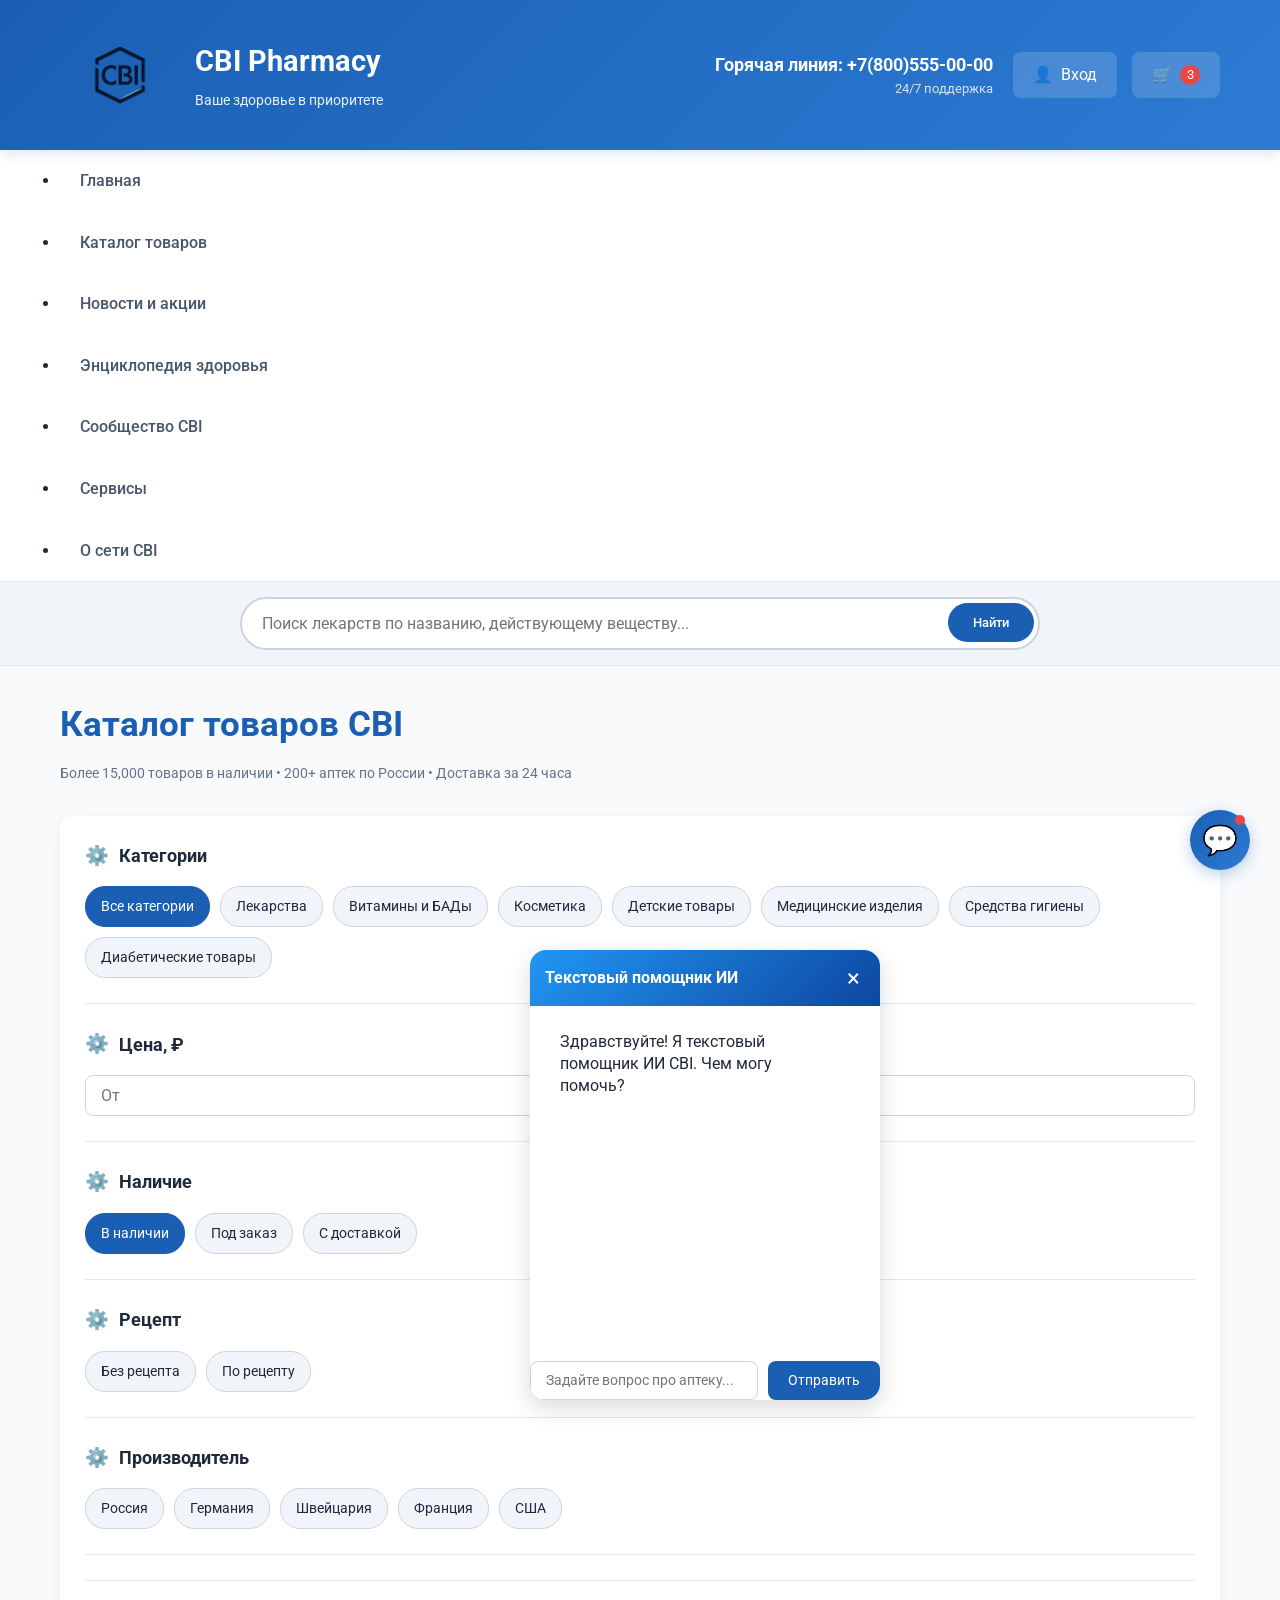
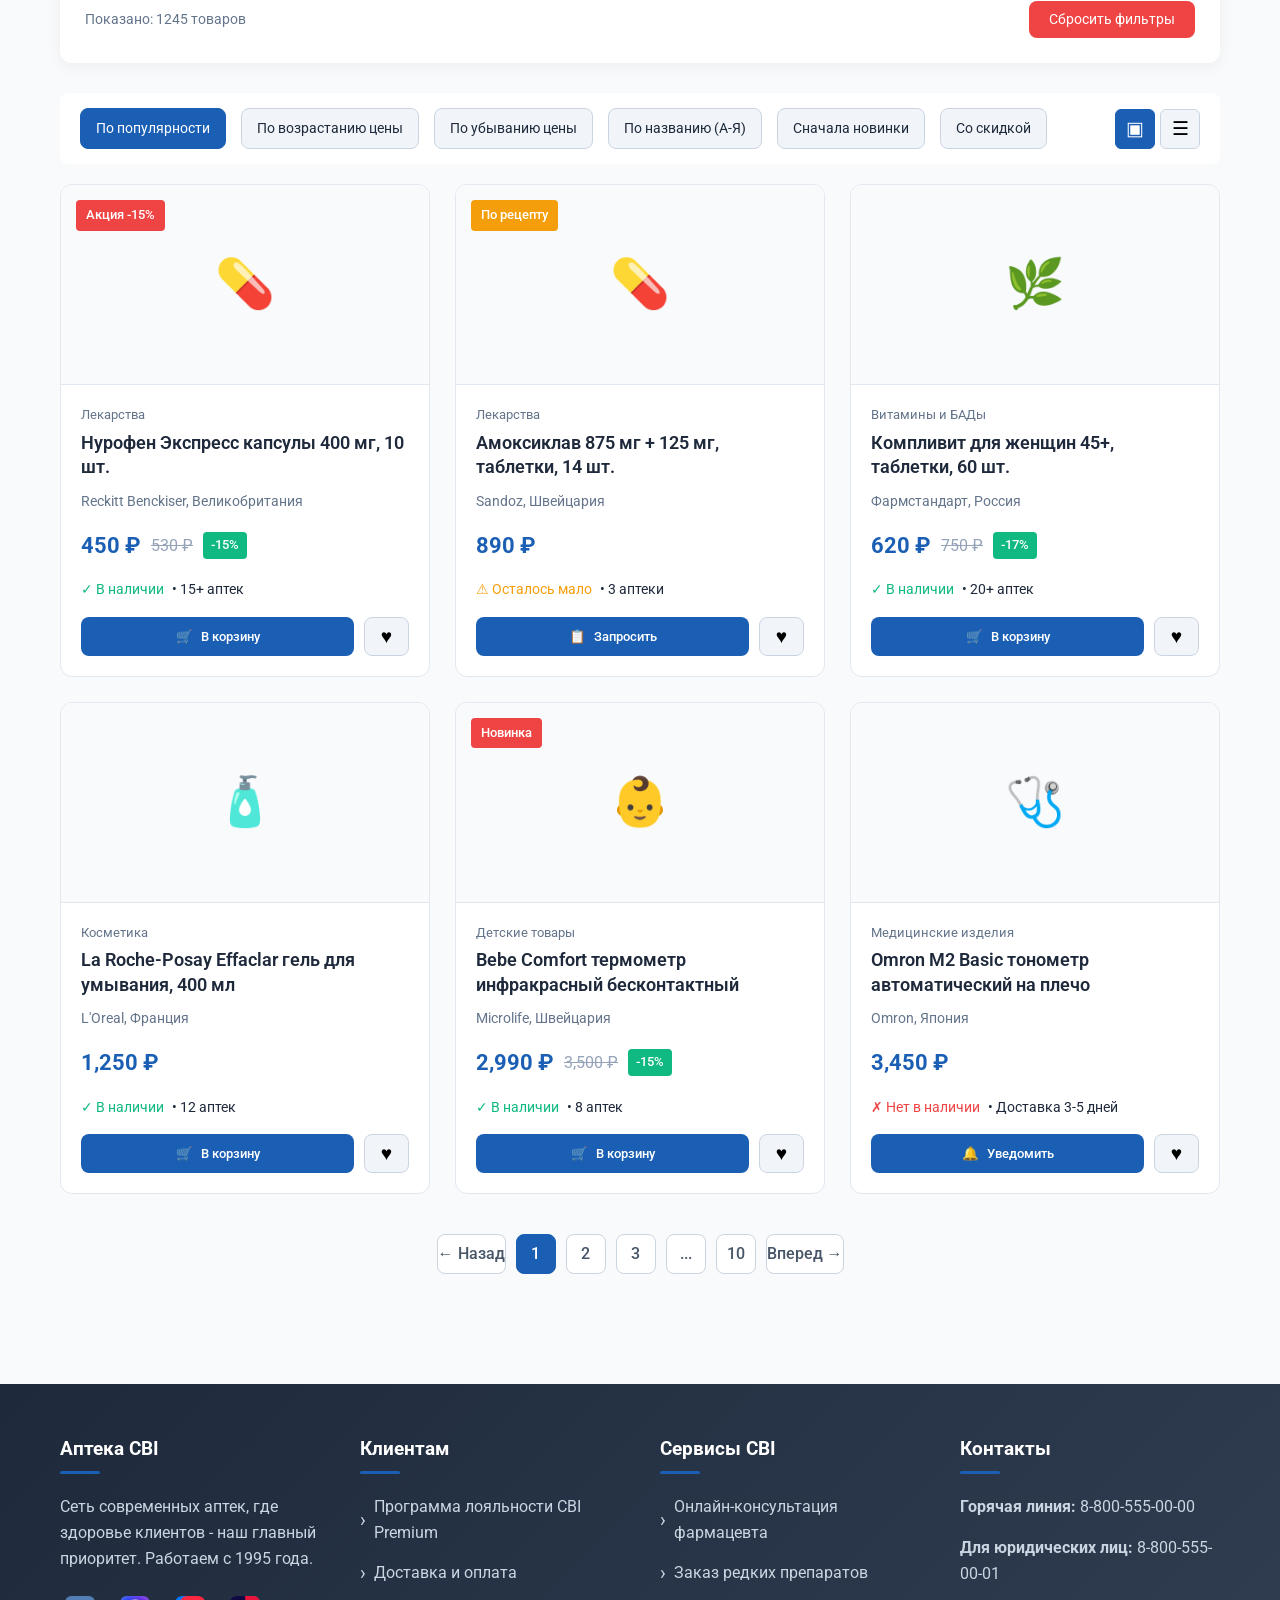
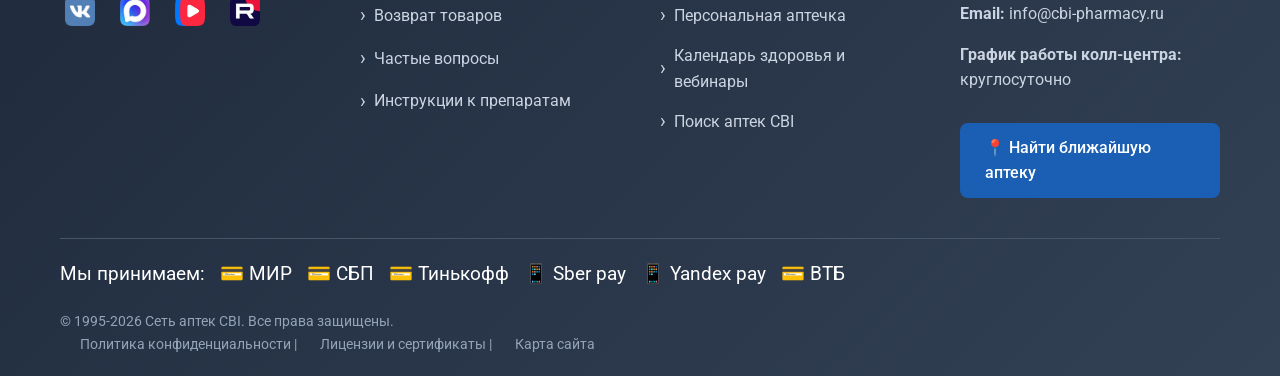
<file: catalog.html>
<!DOCTYPE html>
<html lang="ru">
<head>
    <meta charset="UTF-8">
    <meta name="viewport" content="width=device-width, initial-scale=1.0">
    <title>Каталог товаров - Аптека CBI</title>
    <link rel="stylesheet" href="AI.css">
    <link rel="stylesheet" href="cssmain.css">
    <link rel="stylesheet" href="csscatalog.css">
    <link rel="stylesheet" href="https://fonts.googleapis.com/css2?family=Roboto:wght@300;400;500;700&display=swap">
    <link rel="icon" href="images/logo/cbi-logo.png" type="image/x-icon">
</head>
<body>
    <!-- Шапка (как в index.html) -->
    <header class="header">
        <div class="container">
            <div class="logo">
               <img src="7ea79be2f1a11f1b7e21e89f93961fd_2.png" width="200" height="200" alt="CBI Аптека">
                <div class="logo-text">
                    <h1>CBI Pharmacy</h1>
                    <p>Ваше здоровье в приоритете</p>
                </div>
            </div>
            <div class="header-controls">
                <div class="contact-info">
                    <p>Горячая линия: +7(800)555-00-00</p>
                    <p>24/7 поддержка</p>
                </div>
                <div class="user-menu">
                    <a href="personal-cabinet.html" class="btn-login">
                        <span>👤</span>
                        Вход
                    </a>
                    <a href="#" class="cart-icon">
                        <span>🛒</span>
                        <span class="cart-count">3</span>
                    </a>
                </div>
            </div>
        </div>
    </header>

    <!-- Навигация (как в index.html) -->
    <nav class="main-nav">
        <div class="container">
            <ul>
                <li><a href="index.html">Главная</a></li>
                <li>
                    <a href="catalog.html" class="active">Каталог товаров</a>
                    <ul class="submenu">
                        <li><a href="catalog.html?category=medicines">Лекарства</a></li>
                        <li><a href="catalog.html?category=vitamins">Витамины и БАДы</a></li>
                        <li><a href="catalog.html?category=cosmetics">Косметика</a></li>
                        <li><a href="catalog.html?category=children">Детские товары</a></li>
                        <li><a href="catalog.html?category=medical">Медицинские изделия</a></li>
                    </ul>
                </li>
                <li><a href="news.html">Новости и акции</a></li>
                <li><a href="encyclopedia.html">Энциклопедия здоровья</a></li>
                <li><a href="community.html">Сообщество CBI</a></li>
                <li>
                    <a href="services.html">Сервисы</a>
                    <ul class="submenu">
                        <li><a href="order-medicine.html">Запрос лекарств</a></li>
                        <li><a href="consultation.html">Консультация фармацевта</a></li>
                        <li><a href="personal-medkit.html">Персональная аптечка</a></li>
                        <li><a href="loyalty.html">Программа лояльности</a></li>
                    </ul>
                </li>
                <li><a href="about.html">О сети CBI</a></li>
            </ul>
        </div>
    </nav>

    <!-- Поиск -->
    <div class="search-container">
        <div class="container">
            <form class="search-form">
                <input type="text" placeholder="Поиск лекарств по названию, действующему веществу..." autocomplete="off">
                <button type="submit">Найти</button>
            </form>
        </div>
    </div>

    <!-- Основное содержимое каталога -->
    <main class="catalog-container">
        <div class="container">
            <!-- Заголовок -->
            <div class="catalog-header">
                <h1>Каталог товаров CBI</h1>
                <p class="catalog-stats">Более 15,000 товаров в наличии • 200+ аптек по России • Доставка за 24 часа</p>
            </div>

            <!-- Фильтры -->
            <div class="catalog-filters">
                <!-- Категории -->
                <div class="filter-section">
                    <h3>Категории</h3>
                    <div class="filter-options">
                        <span class="filter-tag active">Все категории</span>
                        <span class="filter-tag">Лекарства</span>
                        <span class="filter-tag">Витамины и БАДы</span>
                        <span class="filter-tag">Косметика</span>
                        <span class="filter-tag">Детские товары</span>
                        <span class="filter-tag">Медицинские изделия</span>
                        <span class="filter-tag">Средства гигиены</span>
                        <span class="filter-tag">Диабетические товары</span>
                    </div>
                </div>

                <!-- Цена -->
                <div class="filter-section">
                    <h3>Цена, ₽</h3>
                    <div class="price-range">
                        <div class="price-input">
                            <input type="number" placeholder="От" min="0">
                        </div>
                        <span>-</span>
                        <div class="price-input">
                            <input type="number" placeholder="До" min="0">
                        </div>
                    </div>
                </div>

                <!-- Наличие -->
                <div class="filter-section">
                    <h3>Наличие</h3>
                    <div class="filter-options">
                        <span class="filter-tag active">В наличии</span>
                        <span class="filter-tag">Под заказ</span>
                        <span class="filter-tag">С доставкой</span>
                    </div>
                </div>

                <!-- Рецепт -->
                <div class="filter-section">
                    <h3>Рецепт</h3>
                    <div class="filter-options">
                        <span class="filter-tag">Без рецепта</span>
                        <span class="filter-tag">По рецепту</span>
                    </div>
                </div>

                <!-- Производитель -->
                <div class="filter-section">
                    <h3>Производитель</h3>
                    <div class="filter-options">
                        <span class="filter-tag">Россия</span>
                        <span class="filter-tag">Германия</span>
                        <span class="filter-tag">Швейцария</span>
                        <span class="filter-tag">Франция</span>
                        <span class="filter-tag">США</span>
                    </div>
                </div>

                <!-- Кнопки фильтров -->
                <div class="apply-filters">
                    <span class="filter-results">Показано: 1245 товаров</span>
                    <button class="btn-clear-filters">Сбросить фильтры</button>
                </div>
            </div>

            <!-- Сортировка -->
            <div class="catalog-sort">
                <div class="sort-options">
                    <span class="sort-option active">По популярности</span>
                    <span class="sort-option">По возрастанию цены</span>
                    <span class="sort-option">По убыванию цены</span>
                    <span class="sort-option">По названию (А-Я)</span>
                    <span class="sort-option">Сначала новинки</span>
                    <span class="sort-option">Со скидкой</span>
                </div>
                <div class="view-toggle">
                    <button class="active" title="Сетка">▣</button>
                    <button title="Список">☰</button>
                </div>
            </div>

            <!-- Сетка товаров -->
            <div class="products-grid-view">
                <!-- Товар 1 -->
                <div class="product-card">
                    <div class="product-badge">Акция -15%</div>
                    <div class="product-image">
                        <!-- Здесь будет изображение товара -->
                        <span style="font-size: 3rem;">💊</span>
                    </div>
                    <div class="product-info">
                        <span class="product-category">Лекарства</span>
                        <h3 class="product-name">Нурофен Экспресс капсулы 400 мг, 10 шт.</h3>
                        <span class="product-manufacturer">Reckitt Benckiser, Великобритания</span>
                        
                        <div class="product-price">
                            <span class="current-price">450 ₽</span>
                            <span class="old-price">530 ₽</span>
                            <span class="discount">-15%</span>
                        </div>
                        
                        <div class="product-stock">
                            <span class="stock-available">✓ В наличии</span>
                            <span>• 15+ аптек</span>
                        </div>
                        
                        <div class="product-actions">
                            <button class="btn-add-to-cart">
                                <span>🛒</span>
                                В корзину
                            </button>
                            <button class="btn-favorite" title="Добавить в избранное">♥</button>
                        </div>
                    </div>
                </div>

                <!-- Товар 2 -->
                <div class="product-card">
                    <div class="product-badge prescription">По рецепту</div>
                    <div class="product-image">
                        <span style="font-size: 3rem;">💊</span>
                    </div>
                    <div class="product-info">
                        <span class="product-category">Лекарства</span>
                        <h3 class="product-name">Амоксиклав 875 мг + 125 мг, таблетки, 14 шт.</h3>
                        <span class="product-manufacturer">Sandoz, Швейцария</span>
                        
                        <div class="product-price">
                            <span class="current-price">890 ₽</span>
                        </div>
                        
                        <div class="product-stock">
                            <span class="stock-low">⚠ Осталось мало</span>
                            <span>• 3 аптеки</span>
                        </div>
                        
                        <div class="product-actions">
                            <button class="btn-add-to-cart">
                                <span>📋</span>
                                Запросить
                            </button>
                            <button class="btn-favorite">♥</button>
                        </div>
                    </div>
                </div>

                <!-- Товар 3 -->
                <div class="product-card">
                    <div class="product-image">
                        <span style="font-size: 3rem;">🌿</span>
                    </div>
                    <div class="product-info">
                        <span class="product-category">Витамины и БАДы</span>
                        <h3 class="product-name">Компливит для женщин 45+, таблетки, 60 шт.</h3>
                        <span class="product-manufacturer">Фармстандарт, Россия</span>
                        
                        <div class="product-price">
                            <span class="current-price">620 ₽</span>
                            <span class="old-price">750 ₽</span>
                            <span class="discount">-17%</span>
                        </div>
                        
                        <div class="product-stock">
                            <span class="stock-available">✓ В наличии</span>
                            <span>• 20+ аптек</span>
                        </div>
                        
                        <div class="product-actions">
                            <button class="btn-add-to-cart">
                                <span>🛒</span>
                                В корзину
                            </button>
                            <button class="btn-favorite">♥</button>
                        </div>
                    </div>
                </div>

                <!-- Товар 4 -->
                <div class="product-card">
                    <div class="product-image">
                        <span style="font-size: 3rem;">🧴</span>
                    </div>
                    <div class="product-info">
                        <span class="product-category">Косметика</span>
                        <h3 class="product-name">La Roche-Posay Effaclar гель для умывания, 400 мл</h3>
                        <span class="product-manufacturer">L'Oreal, Франция</span>
                        
                        <div class="product-price">
                            <span class="current-price">1,250 ₽</span>
                        </div>
                        
                        <div class="product-stock">
                            <span class="stock-available">✓ В наличии</span>
                            <span>• 12 аптек</span>
                        </div>
                        
                        <div class="product-actions">
                            <button class="btn-add-to-cart">
                                <span>🛒</span>
                                В корзину
                            </button>
                            <button class="btn-favorite">♥</button>
                        </div>
                    </div>
                </div>

                <!-- Товар 5 -->
                <div class="product-card">
                    <div class="product-badge">Новинка</div>
                    <div class="product-image">
                        <span style="font-size: 3rem;">👶</span>
                    </div>
                    <div class="product-info">
                        <span class="product-category">Детские товары</span>
                        <h3 class="product-name">Bebe Comfort термометр инфракрасный бесконтактный</h3>
                        <span class="product-manufacturer">Microlife, Швейцария</span>
                        
                        <div class="product-price">
                            <span class="current-price">2,990 ₽</span>
                            <span class="old-price">3,500 ₽</span>
                            <span class="discount">-15%</span>
                        </div>
                        
                        <div class="product-stock">
                            <span class="stock-available">✓ В наличии</span>
                            <span>• 8 аптек</span>
                        </div>
                        
                        <div class="product-actions">
                            <button class="btn-add-to-cart">
                                <span>🛒</span>
                                В корзину
                            </button>
                            <button class="btn-favorite">♥</button>
                        </div>
                    </div>
                </div>

                <!-- Товар 6 -->
                <div class="product-card">
                    <div class="product-image">
                        <span style="font-size: 3rem;">🩺</span>
                    </div>
                    <div class="product-info">
                        <span class="product-category">Медицинские изделия</span>
                        <h3 class="product-name">Omron M2 Basic тонометр автоматический на плечо</h3>
                        <span class="product-manufacturer">Omron, Япония</span>
                        
                        <div class="product-price">
                            <span class="current-price">3,450 ₽</span>
                        </div>
                        
                        <div class="product-stock">
                            <span class="stock-out">✗ Нет в наличии</span>
                            <span>• Доставка 3-5 дней</span>
                        </div>
                        
                        <div class="product-actions">
                            <button class="btn-add-to-cart" disabled>
                                <span>🔔</span>
                                Уведомить
                            </button>
                            <button class="btn-favorite">♥</button>
                        </div>
                    </div>
                </div>
            </div>

            <!-- Пагинация -->
            <div class="pagination">
                <a href="#" class="prev">← Назад</a>
                <a href="#" class="current">1</a>
                <a href="#">2</a>
                <a href="#">3</a>
                <span>...</span>
                <a href="#">10</a>
                <a href="#" class="next">Вперед →</a>
            </div>
        </div>
    </main>

    <!-- Футер (как в index.html) -->
    <footer>
        <div class="container">
            <div class="footer-grid">
                <div class="footer-section">
                    <h3>Аптека CBI</h3>
                    <p>Сеть современных аптек, где здоровье клиентов - наш главный приоритет. Работаем с 1995 года.</p>
                   <div class="social-links">
                        <a href="#" title="ВКонтакте"><img src="i (2) (1).png" width="30" height="30" alt="CBI Аптека"></a>
                        <a href="#" title="MAX"><img src="fotor_2026-04-03_09-42-40 (1) (1).png" width="30" height="30" alt="CBI Аптека"></a>
                        <a href="#" title="VK Video"><img src="VK_Video.svg (1).png" width="30" height="30" alt="CBI Аптека"></a>
                        <a href="#" title="Rutube"><img src="620x530-2 (1).png" width="30" height="30" alt="CBI Аптека"></a>
                    </div>
                </div>
                
                <div class="footer-section">
                    <h3>Клиентам</h3>
                    <ul>
                        <li><a href="loyalty.html">Программа лояльности CBI Premium</a></li>
                        <li><a href="delivery.html">Доставка и оплата</a></li>
                        <li><a href="return.html">Возврат товаров</a></li>
                        <li><a href="faq.html">Частые вопросы</a></li>
                        <li><a href="instructions.html">Инструкции к препаратам</a></li>
                    </ul>
                </div>
                
                <div class="footer-section">
                    <h3>Сервисы CBI</h3>
                    <ul>
                        <li><a href="consultation.html">Онлайн-консультация фармацевта</a></li>
                        <li><a href="order-medicine.html">Заказ редких препаратов</a></li>
                        <li><a href="personal-medkit.html">Персональная аптечка</a></li>
                        <li><a href="health-calendar.html">Календарь здоровья и вебинары</a></li>
                        <li><a href="stores.html">Поиск аптек CBI</a></li>
                    </ul>
                </div>
                
                <div class="footer-section">
                    <h3>Контакты</h3>
                    <p><strong>Горячая линия:</strong> 8-800-555-00-00</p>
                    <p><strong>Для юридических лиц:</strong> 8-800-555-00-01</p>
                    <p><strong>Email:</strong> info@cbi-pharmacy.ru</p>
                    <p><strong>График работы колл-центра:</strong> круглосуточно</p>
                    <a href="stores.html" class="btn-stores">📍 Найти ближайшую аптеку</a>
                </div>
            </div>
            
            <div class="footer-bottom">
                <div class="payment-methods">
                    <span>Мы принимаем:</span>
                    <span>💳 МИР</span>
                    <span>💳 СБП</span>
                    <span>💳 Тинькофф</span>
                    <span>📱 Sber pay</span>
                    <span>📱 Yandex pay</span>
                    <span>💳 ВТБ</span>
                </div>
                <div class="legal">
                    <p>© 1995-2026 Сеть аптек CBI. Все права защищены.</p>
                    <p>
                        <a href="privacy.html">Политика конфиденциальности</a> | 
                        <a href="license.html">Лицензии и сертификаты</a> | 
                        <a href="sitemap.html">Карта сайта</a>
                    </p>
                </div>
            </div>
        </div>
    </footer>

   <!-- Виджет поддержки (основной) -->
<div class="support-widget">
  <div class="support-toggle">
    <span>💬</span>
    <span class="pulse-dot"></span>
  </div>
  <div class="support-content">
    <div class="support-header">
      <h3>Поддержка CBI</h3>
      <button class="close-support">×</button>
    </div>
    <div class="support-body">
      <div class="support-options">
        <button class="support-option">
          <span>📞</span>
          <div>
            <h4>Позвонить нам</h4>
            <p>8-800-555-00-00 (круглосуточно)</p>
          </div>
        </button>
        <button class="support-option">
          <span>✉️</span>
          <div>
            <h4>Написать email</h4>
            <p>Ответ в течение 2 часов</p>
          </div>
        </button>
        <button class="support-option chat-trigger">
          <span>💬</span>
          <div>
            <h4>Онлайн-чат</h4>
            <p>Быстрые ответы на вопросы</p>
          </div>
        </button>
        <button class="support-option">
          <span>👨‍⚕️</span>
          <div>
            <h4>Консультация фармацевта</h4>
            <p>Помощь в подборе препаратов</p>
          </div>
        </button>
      </div>
    </div>
  </div>
</div>

<!-- Виджет чата ИИ (отдельный, изначально скрыт) -->
<div id="ai-chat-widget" class="ai-chat-widget">
  <div class="chat-header">
    <h3>Текстовый помощник ИИ</h3>
    <button class="close-chat">×</button>
  </div>
  <div class="chat-messages">
    <div class="message bot">Здравствуйте! Я текстовый помощник ИИ CBI. Чем могу помочь?</div>
  </div>
  <div class="chat-input">
    <input type="text" placeholder="Задайте вопрос про аптеку...">
    <button>Отправить</button>
  </div>
</div>

  
<script src="AI.js"></script>
</body>
</html>
</file>
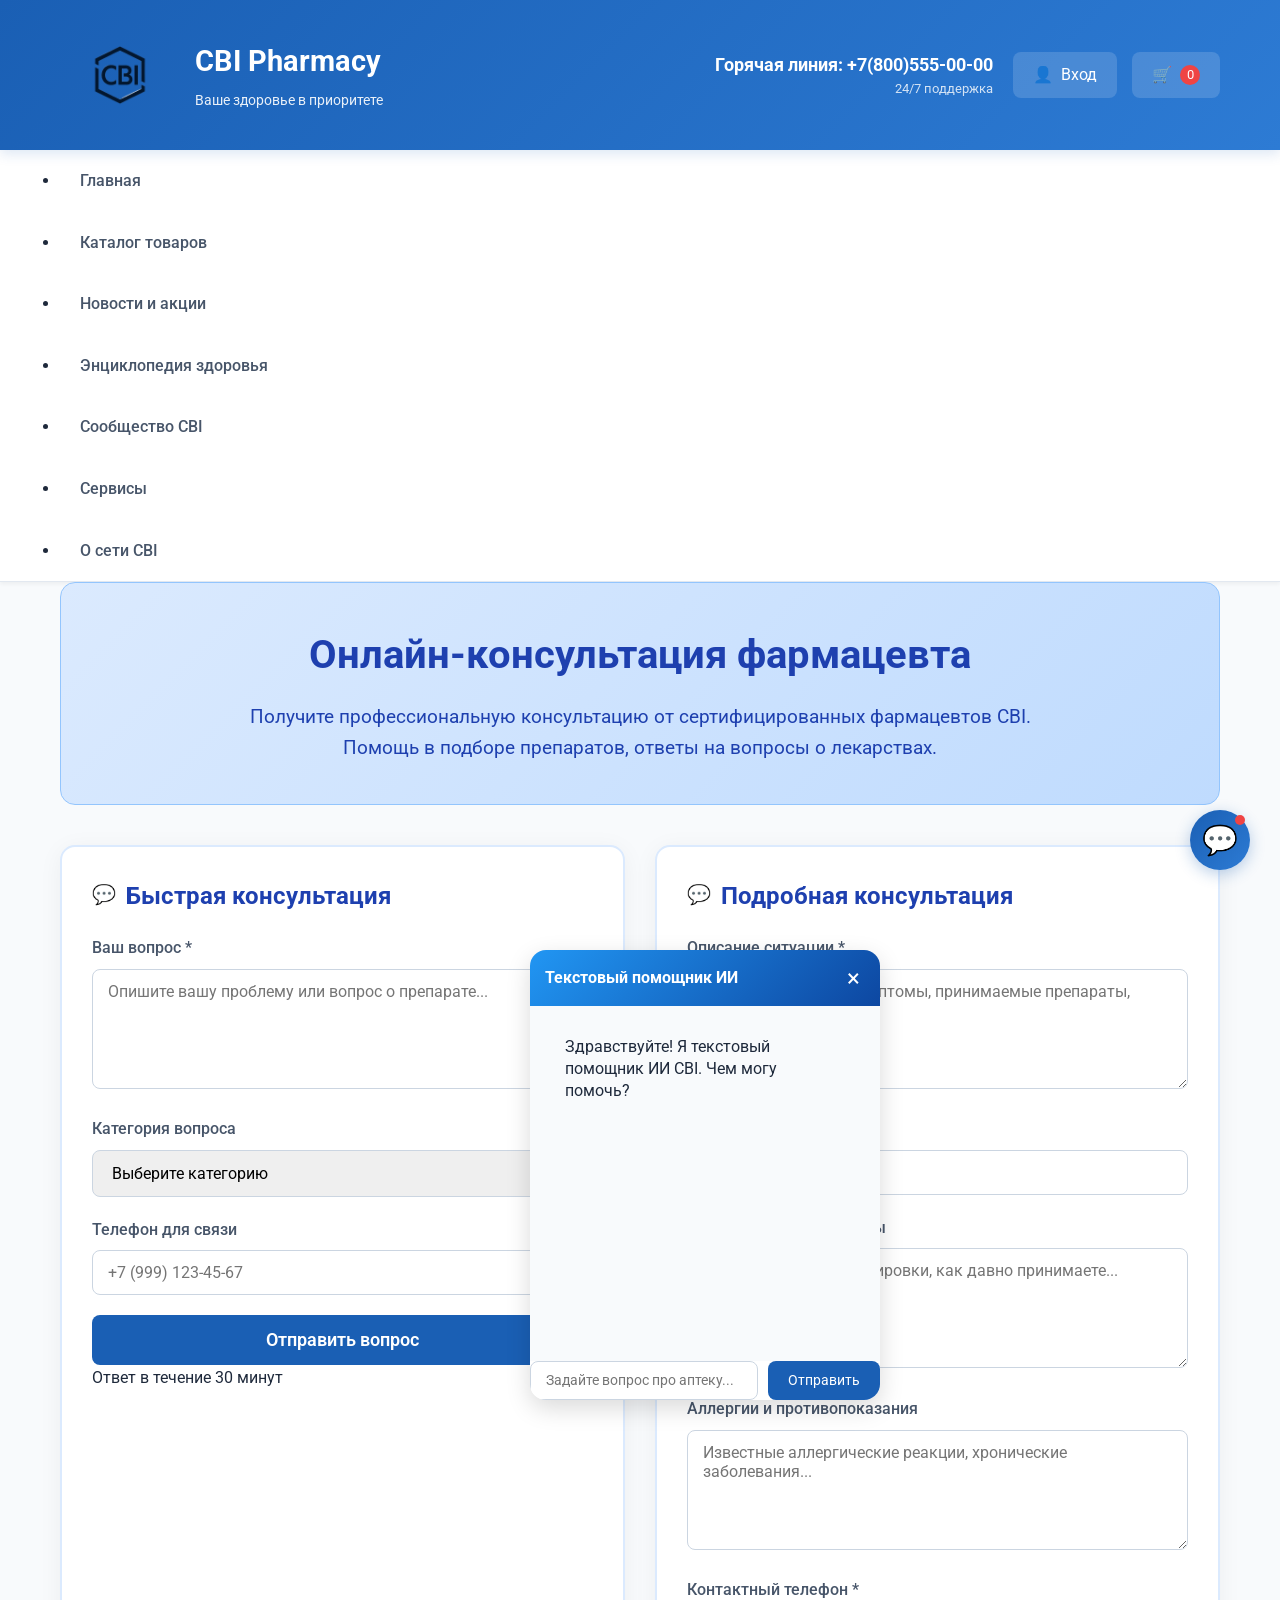
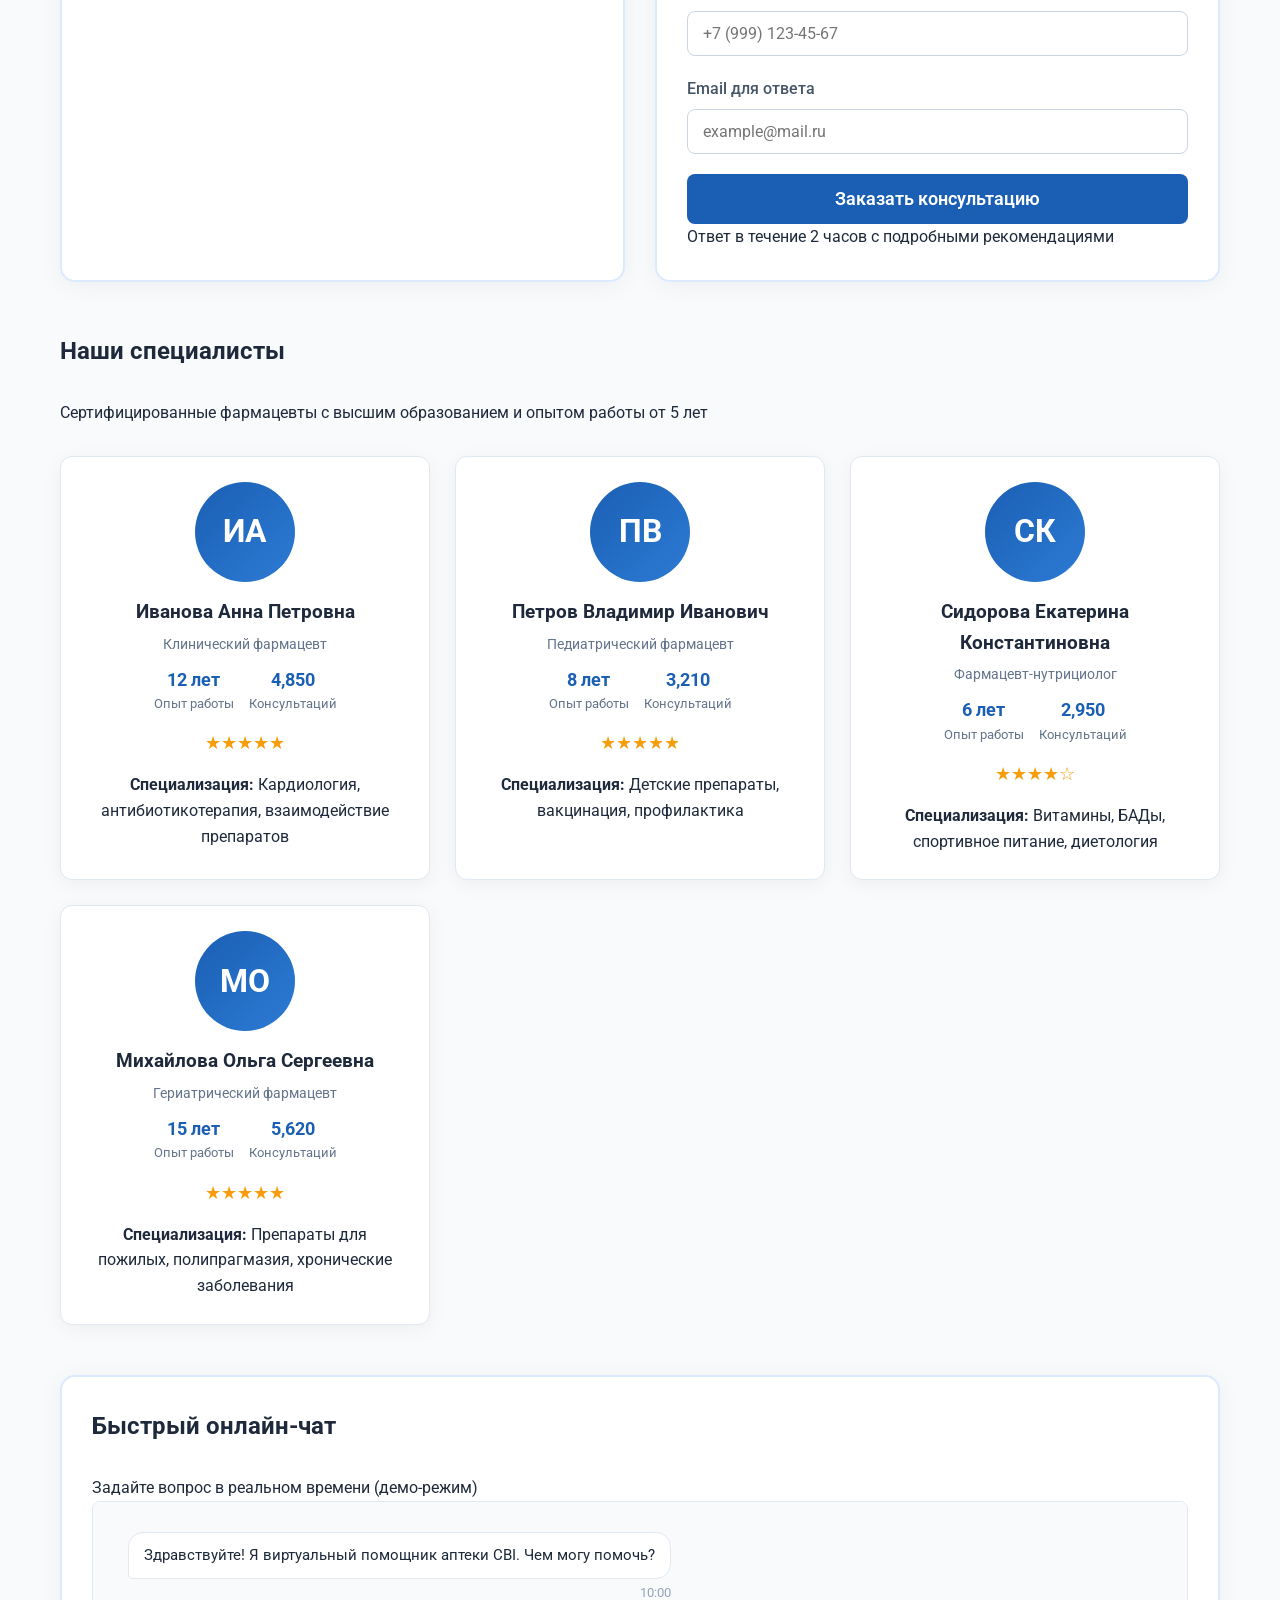
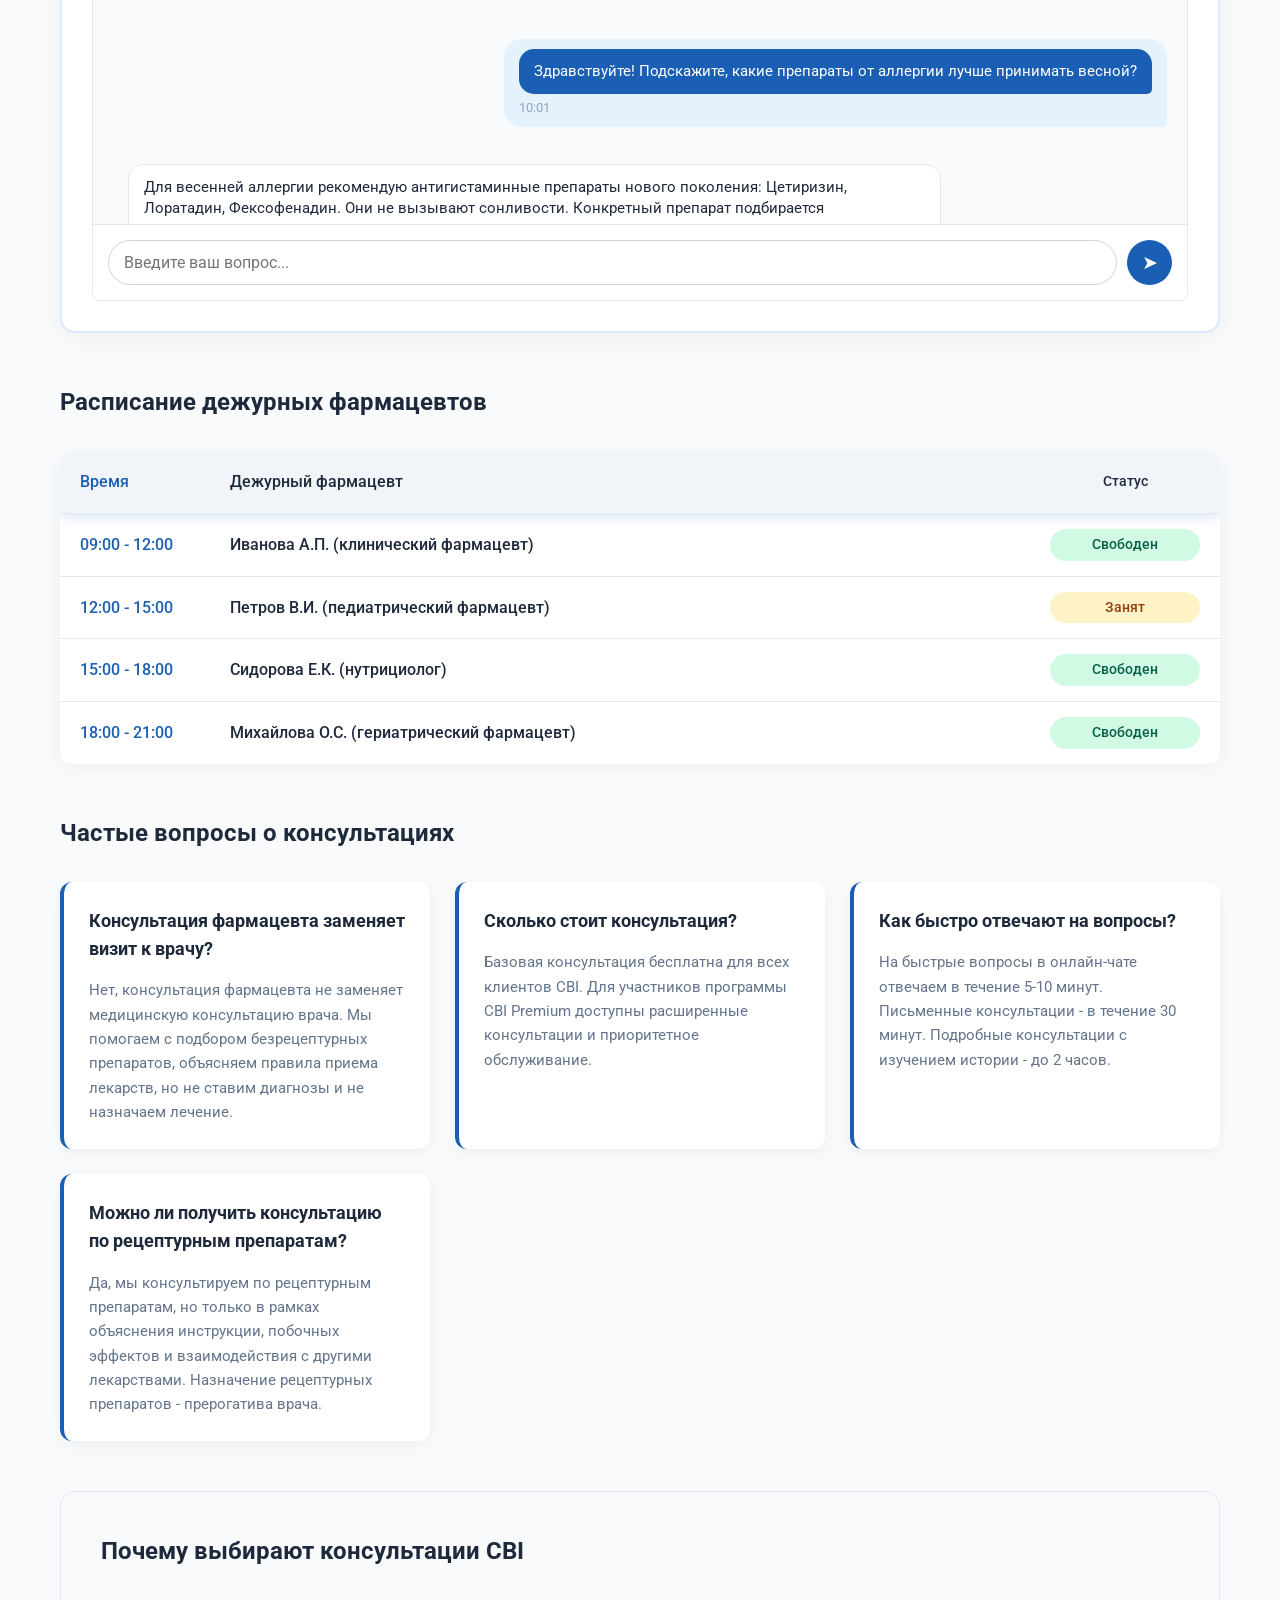
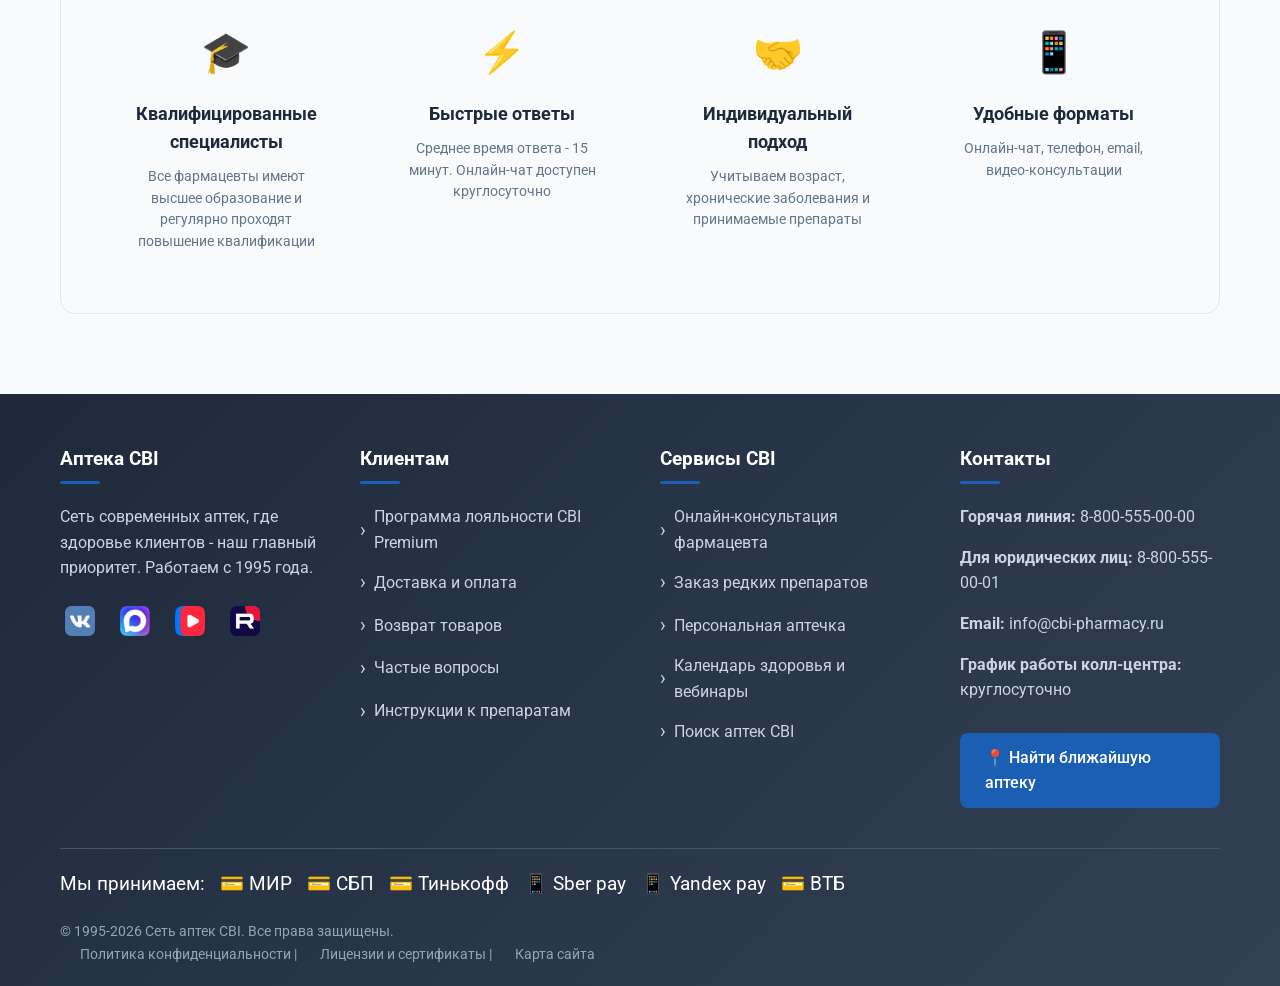
<file: consultation.html>
<!DOCTYPE html>
<html lang="ru">
<head>
    <meta charset="UTF-8">
    <meta name="viewport" content="width=device-width, initial-scale=1.0">
    <title>Онлайн-консультация фармацевта - Аптека CBI</title>
    <link rel="stylesheet" href="AI.css">
    <link rel="stylesheet" href="cssmain.css">
    <link rel="stylesheet" href="cssconsultation.css">
    <link rel="stylesheet" href="https://fonts.googleapis.com/css2?family=Roboto:wght@300;400;500;700&display=swap">
    <link rel="icon" href="images/logo/cbi-logo.png" type="image/x-icon">
</head>
<body>
    <!-- Шапка (как в index.html) -->
    <header class="header">
        <div class="container">
            <div class="logo">
               <img src="7ea79be2f1a11f1b7e21e89f93961fd_2.png" width="200" height="200" alt="CBI Аптека">
                <div class="logo-text">
                    <h1>CBI Pharmacy</h1>
                    <p>Ваше здоровье в приоритете</p>
                </div>
            </div>
            <div class="header-controls">
                <div class="contact-info">
                    <p>Горячая линия: +7(800)555-00-00</p>
                    <p>24/7 поддержка</p>
                </div>
                <div class="user-menu">
                    <a href="personal-cabinet.html" class="btn-login">
                        <span>👤</span>
                        Вход
                    </a>
                    <a href="#" class="cart-icon">
                        <span>🛒</span>
                        <span class="cart-count">0</span>
                    </a>
                </div>
            </div>
        </div>
    </header>

    <!-- Навигация (как в index.html) -->
    <nav class="main-nav">
        <div class="container">
            <ul>
                <li><a href="index.html">Главная</a></li>
                <li>
                    <a href="catalog.html">Каталог товаров</a>
                    <ul class="submenu">
                        <li><a href="catalog.html?category=medicines">Лекарства</a></li>
                        <li><a href="catalog.html?category=vitamins">Витамины и БАДы</a></li>
                        <li><a href="catalog.html?category=cosmetics">Косметика</a></li>
                        <li><a href="catalog.html?category=children">Детские товары</a></li>
                        <li><a href="catalog.html?category=medical">Медицинские изделия</a></li>
                    </ul>
                </li>
                <li><a href="news.html">Новости и акции</a></li>
                <li><a href="encyclopedia.html">Энциклопедия здоровья</a></li>
                <li><a href="community.html">Сообщество CBI</a></li>
                <li>
                    <a href="services.html" class="active">Сервисы</a>
                    <ul class="submenu">
                        <li><a href="order-medicine.html">Запрос лекарств</a></li>
                        <li><a href="consultation.html">Консультация фармацевта</a></li>
                        <li><a href="personal-medkit.html">Персональная аптечка</a></li>
                        <li><a href="loyalty.html">Программа лояльности</a></li>
                    </ul>
                </li>
                <li><a href="about.html">О сети CBI</a></li>
            </ul>
        </div>
    </nav>

    <!-- Основное содержимое консультации -->
    <main>
        <div class="container">
            <!-- Заголовок -->
            <div class="consultation-header">
                <h1>Онлайн-консультация фармацевта</h1>
                <p>Получите профессиональную консультацию от сертифицированных фармацевтов CBI. Помощь в подборе препаратов, ответы на вопросы о лекарствах.</p>
            </div>

            <!-- Формы консультации -->
            <section class="consultation-forms">
                <!-- Быстрая консультация -->
                <div class="consultation-form">
                    <h3>Быстрая консультация</h3>
                    <form>
                        <div class="form-group">
                            <label for="quick-question">Ваш вопрос *</label>
                            <textarea id="quick-question" placeholder="Опишите вашу проблему или вопрос о препарате..." required></textarea>
                        </div>
                        
                        <div class="form-group">
                            <label for="quick-category">Категория вопроса</label>
                            <select id="quick-category">
                                <option value="">Выберите категорию</option>
                                <option value="medicines">Лекарства</option>
                                <option value="vitamins">Витамины и БАДы</option>
                                <option value="children">Детские препараты</option>
                                <option value="cosmetics">Косметика</option>
                                <option value="interaction">Взаимодействие препаратов</option>
                                <option value="side-effects">Побочные эффекты</option>
                            </select>
                        </div>
                        
                        <div class="form-group">
                            <label for="quick-phone">Телефон для связи</label>
                            <input type="tel" id="quick-phone" placeholder="+7 (999) 123-45-67">
                        </div>
                        
                        <button type="submit" class="btn-consult">Отправить вопрос</button>
                    </form>
                    <p class="response-time">Ответ в течение 30 минут</p>
                </div>

                <!-- Подробная консультация -->
                <div class="consultation-form">
                    <h3>Подробная консультация</h3>
                    <form>
                        <div class="form-group">
                            <label for="detailed-question">Описание ситуации *</label>
                            <textarea id="detailed-question" placeholder="Подробно опишите симптомы, принимаемые препараты, диагноз..." required></textarea>
                        </div>
                        
                        <div class="form-group">
                            <label for="age">Возраст пациента</label>
                            <input type="number" id="age" placeholder="Лет" min="0" max="120">
                        </div>
                        
                        <div class="form-group">
                            <label for="current-meds">Принимаемые препараты</label>
                            <textarea id="current-meds" placeholder="Укажите названия, дозировки, как давно принимаете..."></textarea>
                        </div>
                        
                        <div class="form-group">
                            <label for="allergies">Аллергии и противопоказания</label>
                            <textarea id="allergies" placeholder="Известные аллергические реакции, хронические заболевания..."></textarea>
                        </div>
                        
                        <div class="form-group">
                            <label for="consult-phone">Контактный телефон *</label>
                            <input type="tel" id="consult-phone" placeholder="+7 (999) 123-45-67" required>
                        </div>
                        
                        <div class="form-group">
                            <label for="consult-email">Email для ответа</label>
                            <input type="email" id="consult-email" placeholder="example@mail.ru">
                        </div>
                        
                        <button type="submit" class="btn-consult">Заказать консультацию</button>
                    </form>
                    <p class="response-time">Ответ в течение 2 часов с подробными рекомендациями</p>
                </div>
            </section>

            <!-- Наши фармацевты -->
            <section class="pharmacists-section">
                <h2 class="section-header">Наши специалисты</h2>
                <p class="section-subtitle">Сертифицированные фармацевты с высшим образованием и опытом работы от 5 лет</p>
                
                <div class="pharmacists-grid">
                    <!-- Фармацевт 1 -->
                    <div class="pharmacist-card">
                        <div class="pharmacist-avatar">ИА</div>
                        <div class="pharmacist-info">
                            <h4>Иванова Анна Петровна</h4>
                            <span class="pharmacist-specialty">Клинический фармацевт</span>
                            <div class="pharmacist-stats">
                                <div class="stat">
                                    <div class="stat-value">12 лет</div>
                                    <div class="stat-label">Опыт работы</div>
                                </div>
                                <div class="stat">
                                    <div class="stat-value">4,850</div>
                                    <div class="stat-label">Консультаций</div>
                                </div>
                            </div>
                            <div class="pharmacist-rating">★★★★★</div>
                            <p class="specialization"><strong>Специализация:</strong> Кардиология, антибиотикотерапия, взаимодействие препаратов</p>
                        </div>
                    </div>
                    
                    <!-- Фармацевт 2 -->
                    <div class="pharmacist-card">
                        <div class="pharmacist-avatar">ПВ</div>
                        <div class="pharmacist-info">
                            <h4>Петров Владимир Иванович</h4>
                            <span class="pharmacist-specialty">Педиатрический фармацевт</span>
                            <div class="pharmacist-stats">
                                <div class="stat">
                                    <div class="stat-value">8 лет</div>
                                    <div class="stat-label">Опыт работы</div>
                                </div>
                                <div class="stat">
                                    <div class="stat-value">3,210</div>
                                    <div class="stat-label">Консультаций</div>
                                </div>
                            </div>
                            <div class="pharmacist-rating">★★★★★</div>
                            <p class="specialization"><strong>Специализация:</strong> Детские препараты, вакцинация, профилактика</p>
                        </div>
                    </div>
                    
                    <!-- Фармацевт 3 -->
                    <div class="pharmacist-card">
                        <div class="pharmacist-avatar">СК</div>
                        <div class="pharmacist-info">
                            <h4>Сидорова Екатерина Константиновна</h4>
                            <span class="pharmacist-specialty">Фармацевт-нутрициолог</span>
                            <div class="pharmacist-stats">
                                <div class="stat">
                                    <div class="stat-value">6 лет</div>
                                    <div class="stat-label">Опыт работы</div>
                                </div>
                                <div class="stat">
                                    <div class="stat-value">2,950</div>
                                    <div class="stat-label">Консультаций</div>
                                </div>
                            </div>
                            <div class="pharmacist-rating">★★★★☆</div>
                            <p class="specialization"><strong>Специализация:</strong> Витамины, БАДы, спортивное питание, диетология</p>
                        </div>
                    </div>
                    
                    <!-- Фармацевт 4 -->
                    <div class="pharmacist-card">
                        <div class="pharmacist-avatar">МО</div>
                        <div class="pharmacist-info">
                            <h4>Михайлова Ольга Сергеевна</h4>
                            <span class="pharmacist-specialty">Гериатрический фармацевт</span>
                            <div class="pharmacist-stats">
                                <div class="stat">
                                    <div class="stat-value">15 лет</div>
                                    <div class="stat-label">Опыт работы</div>
                                </div>
                                <div class="stat">
                                    <div class="stat-value">5,620</div>
                                    <div class="stat-label">Консультаций</div>
                                </div>
                            </div>
                            <div class="pharmacist-rating">★★★★★</div>
                            <p class="specialization"><strong>Специализация:</strong> Препараты для пожилых, полипрагмазия, хронические заболевания</p>
                        </div>
                    </div>
                </div>
            </section>

            <!-- Онлайн-чат (демо) -->
            <section class="chat-section">
                <h2 class="section-header">Быстрый онлайн-чат</h2>
                <p class="section-subtitle">Задайте вопрос в реальном времени (демо-режим)</p>
                
                <div class="chat-container">
                    <div class="chat-messages">
                        <div class="message bot">
                            <div class="message-content">
                                Здравствуйте! Я виртуальный помощник аптеки CBI. Чем могу помочь?
                            </div>
                            <div class="message-time">10:00</div>
                        </div>
                        
                        <div class="message user">
                            <div class="message-content">
                                Здравствуйте! Подскажите, какие препараты от аллергии лучше принимать весной?
                            </div>
                            <div class="message-time">10:01</div>
                        </div>
                        
                        <div class="message bot">
                            <div class="message-content">
                                Для весенней аллергии рекомендую антигистаминные препараты нового поколения: Цетиризин, Лоратадин, Фексофенадин. Они не вызывают сонливости. Конкретный препарат подбирается индивидуально.
                            </div>
                            <div class="message-time">10:02</div>
                        </div>
                    </div>
                    
                    <div class="chat-input-area">
                        <input type="text" placeholder="Введите ваш вопрос...">
                        <button>➤</button>
                    </div>
                </div>
            </section>

            <!-- Расписание консультаций -->
            <section class="schedule-section">
                <h2 class="section-header">Расписание дежурных фармацевтов</h2>
                
                <div class="schedule-table">
                    <div class="schedule-row header">
                        <div class="time-slot">Время</div>
                        <div class="pharmacist-name">Дежурный фармацевт</div>
                        <div class="availability">Статус</div>
                    </div>
                    
                    <div class="schedule-row">
                        <div class="time-slot">09:00 - 12:00</div>
                        <div class="pharmacist-name">Иванова А.П. (клинический фармацевт)</div>
                        <div class="availability available">Свободен</div>
                    </div>
                    
                    <div class="schedule-row">
                        <div class="time-slot">12:00 - 15:00</div>
                        <div class="pharmacist-name">Петров В.И. (педиатрический фармацевт)</div>
                        <div class="availability busy">Занят</div>
                    </div>
                    
                    <div class="schedule-row">
                        <div class="time-slot">15:00 - 18:00</div>
                        <div class="pharmacist-name">Сидорова Е.К. (нутрициолог)</div>
                        <div class="availability available">Свободен</div>
                    </div>
                    
                    <div class="schedule-row">
                        <div class="time-slot">18:00 - 21:00</div>
                        <div class="pharmacist-name">Михайлова О.С. (гериатрический фармацевт)</div>
                        <div class="availability available">Свободен</div>
                    </div>
                </div>
            </section>

            <!-- FAQ -->
            <section class="consultation-faq">
                <h2 class="section-header">Частые вопросы о консультациях</h2>
                
                <div class="faq-grid">
                    <div class="faq-item">
                        <h4>Консультация фармацевта заменяет визит к врачу?</h4>
                        <p>Нет, консультация фармацевта не заменяет медицинскую консультацию врача. Мы помогаем с подбором безрецептурных препаратов, объясняем правила приема лекарств, но не ставим диагнозы и не назначаем лечение.</p>
                    </div>
                    
                    <div class="faq-item">
                        <h4>Сколько стоит консультация?</h4>
                        <p>Базовая консультация бесплатна для всех клиентов CBI. Для участников программы CBI Premium доступны расширенные консультации и приоритетное обслуживание.</p>
                    </div>
                    
                    <div class="faq-item">
                        <h4>Как быстро отвечают на вопросы?</h4>
                        <p>На быстрые вопросы в онлайн-чате отвечаем в течение 5-10 минут. Письменные консультации - в течение 30 минут. Подробные консультации с изучением истории - до 2 часов.</p>
                    </div>
                    
                    <div class="faq-item">
                        <h4>Можно ли получить консультацию по рецептурным препаратам?</h4>
                        <p>Да, мы консультируем по рецептурным препаратам, но только в рамках объяснения инструкции, побочных эффектов и взаимодействия с другими лекарствами. Назначение рецептурных препаратов - прерогатива врача.</p>
                    </div>
                </div>
            </section>

            <!-- Преимущества -->
            <section class="benefits-consultation">
                <h2 class="section-header">Почему выбирают консультации CBI</h2>
                
                <div class="benefits-grid">
                    <div class="benefit-item">
                        <span class="benefit-icon">🎓</span>
                        <h4>Квалифицированные специалисты</h4>
                        <p>Все фармацевты имеют высшее образование и регулярно проходят повышение квалификации</p>
                    </div>
                    
                    <div class="benefit-item">
                        <span class="benefit-icon">⚡</span>
                        <h4>Быстрые ответы</h4>
                        <p>Среднее время ответа - 15 минут. Онлайн-чат доступен круглосуточно</p>
                    </div>
                    
                    <div class="benefit-item">
                        <span class="benefit-icon">🤝</span>
                        <h4>Индивидуальный подход</h4>
                        <p>Учитываем возраст, хронические заболевания и принимаемые препараты</p>
                    </div>
                    
                    <div class="benefit-item">
                        <span class="benefit-icon">📱</span>
                        <h4>Удобные форматы</h4>
                        <p>Онлайн-чат, телефон, email, видео-консультации</p>
                    </div>
                </div>
            </section>
        </div>
    </main>

    <!-- Футер (как в index.html) -->
    <footer>
        <div class="container">
            <div class="footer-grid">
                <div class="footer-section">
                    <h3>Аптека CBI</h3>
                    <p>Сеть современных аптек, где здоровье клиентов - наш главный приоритет. Работаем с 1995 года.</p>
                    <div class="social-links">
                        <a href="#" title="ВКонтакте"><img src="i (2) (1).png" width="30" height="30" alt="CBI Аптека"></a>
                        <a href="#" title="MAX"><img src="fotor_2026-04-03_09-42-40 (1) (1).png" width="30" height="30" alt="CBI Аптека"></a>
                        <a href="#" title="VK Video"><img src="VK_Video.svg (1).png" width="30" height="30" alt="CBI Аптека"></a>
                        <a href="#" title="Rutube"><img src="620x530-2 (1).png" width="30" height="30" alt="CBI Аптека"></a>
                    </div>
                </div>
                
                <div class="footer-section">
                    <h3>Клиентам</h3>
                    <ul>
                        <li><a href="loyalty.html">Программа лояльности CBI Premium</a></li>
                        <li><a href="delivery.html">Доставка и оплата</a></li>
                        <li><a href="return.html">Возврат товаров</a></li>
                        <li><a href="faq.html">Частые вопросы</a></li>
                        <li><a href="instructions.html">Инструкции к препаратам</a></li>
                    </ul>
                </div>
                
                <div class="footer-section">
                    <h3>Сервисы CBI</h3>
                    <ul>
                        <li><a href="consultation.html">Онлайн-консультация фармацевта</a></li>
                        <li><a href="order-medicine.html">Заказ редких препаратов</a></li>
                        <li><a href="personal-medkit.html">Персональная аптечка</a></li>
                        <li><a href="health-calendar.html">Календарь здоровья и вебинары</a></li>
                        <li><a href="stores.html">Поиск аптек CBI</a></li>
                    </ul>
                </div>
                
                <div class="footer-section">
                    <h3>Контакты</h3>
                    <p><strong>Горячая линия:</strong> 8-800-555-00-00</p>
                    <p><strong>Для юридических лиц:</strong> 8-800-555-00-01</p>
                    <p><strong>Email:</strong> info@cbi-pharmacy.ru</p>
                    <p><strong>График работы колл-центра:</strong> круглосуточно</p>
                    <a href="stores.html" class="btn-stores">📍 Найти ближайшую аптеку</a>
                </div>
            </div>
            
            <div class="footer-bottom">
                <div class="payment-methods">
                    <span>Мы принимаем:</span>
                    <span>💳 МИР</span>
                    <span>💳 СБП</span>
                    <span>💳 Тинькофф</span>
                    <span>📱 Sber pay</span>
                    <span>📱 Yandex pay</span>
                    <span>💳 ВТБ</span>
                </div>
                <div class="legal">
                    <p>© 1995-2026 Сеть аптек CBI. Все права защищены.</p>
                    <p>
                        <a href="privacy.html">Политика конфиденциальности</a> | 
                        <a href="license.html">Лицензии и сертификаты</a> | 
                        <a href="sitemap.html">Карта сайта</a>
                    </p>
                </div>
            </div>
        </div>
    </footer>

   <!-- Виджет поддержки (основной) -->
<div class="support-widget">
  <div class="support-toggle">
    <span>💬</span>
    <span class="pulse-dot"></span>
  </div>
  <div class="support-content">
    <div class="support-header">
      <h3>Поддержка CBI</h3>
      <button class="close-support">×</button>
    </div>
    <div class="support-body">
      <div class="support-options">
        <button class="support-option">
          <span>📞</span>
          <div>
            <h4>Позвонить нам</h4>
            <p>8-800-555-00-00 (круглосуточно)</p>
          </div>
        </button>
        <button class="support-option">
          <span>✉️</span>
          <div>
            <h4>Написать email</h4>
            <p>Ответ в течение 2 часов</p>
          </div>
        </button>
        <button class="support-option chat-trigger">
          <span>💬</span>
          <div>
            <h4>Онлайн-чат</h4>
            <p>Быстрые ответы на вопросы</p>
          </div>
        </button>
        <button class="support-option">
          <span>👨‍⚕️</span>
          <div>
            <h4>Консультация фармацевта</h4>
            <p>Помощь в подборе препаратов</p>
          </div>
        </button>
      </div>
    </div>
  </div>
</div>

<!-- Виджет чата ИИ (отдельный, изначально скрыт) -->
<div id="ai-chat-widget" class="ai-chat-widget">
  <div class="chat-header">
    <h3>Текстовый помощник ИИ</h3>
    <button class="close-chat">×</button>
  </div>
  <div class="chat-messages">
    <div class="message bot">Здравствуйте! Я текстовый помощник ИИ CBI. Чем могу помочь?</div>
  </div>
  <div class="chat-input">
    <input type="text" placeholder="Задайте вопрос про аптеку...">
    <button>Отправить</button>
  </div>
</div>

  
<script src="AI.js"></script>
</body>
</html>
</file>
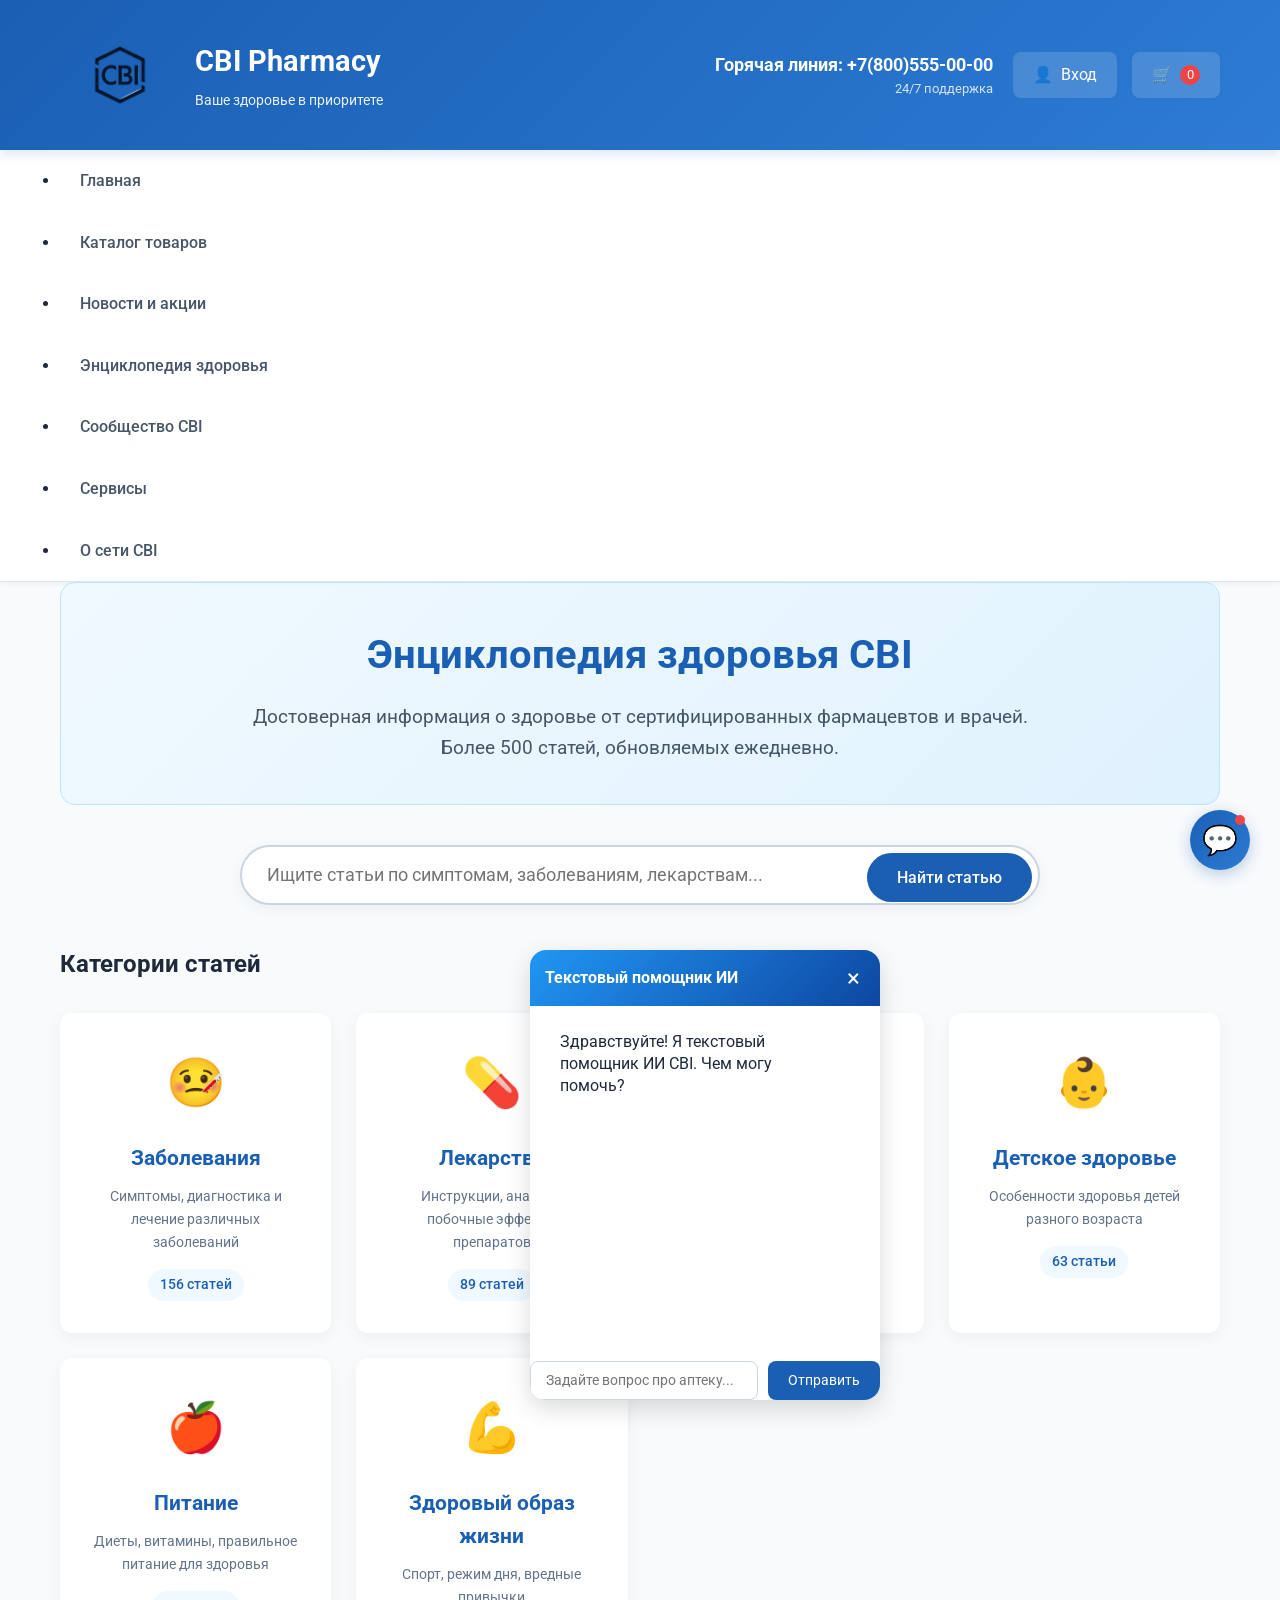
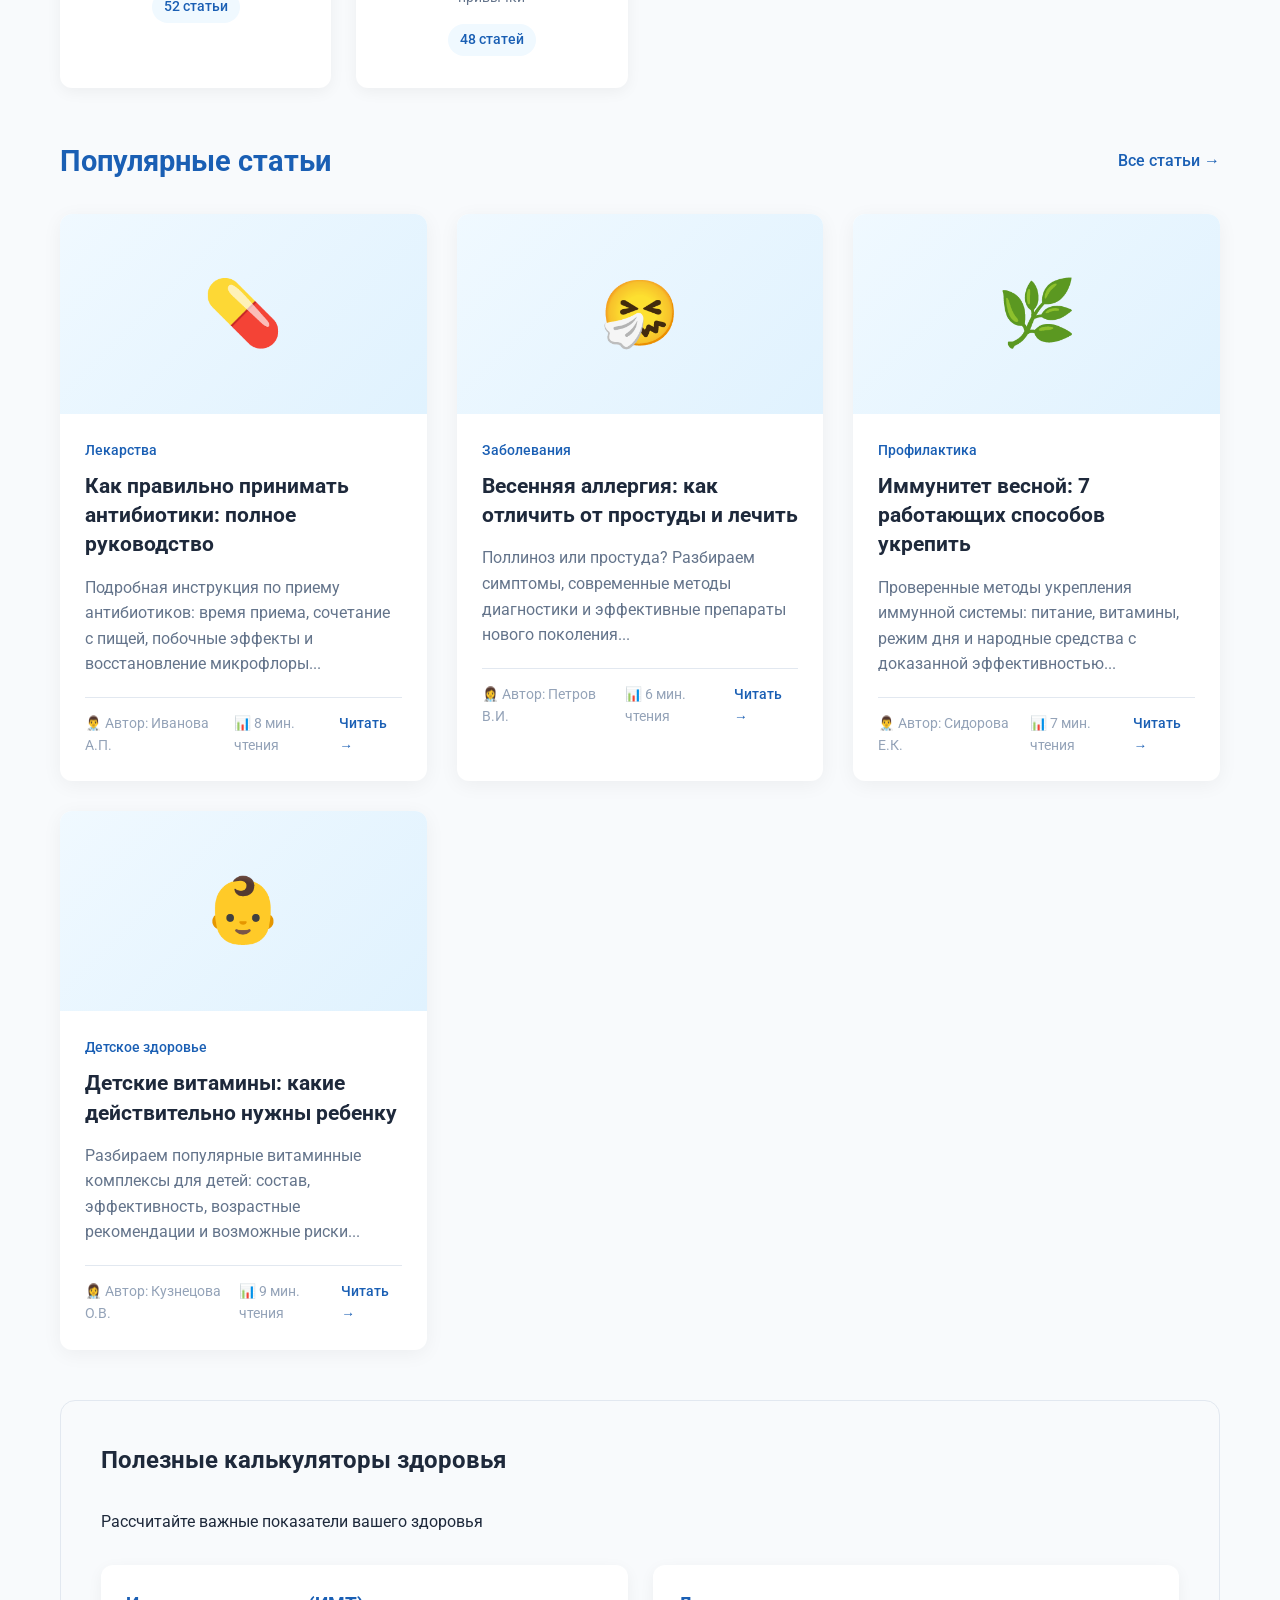
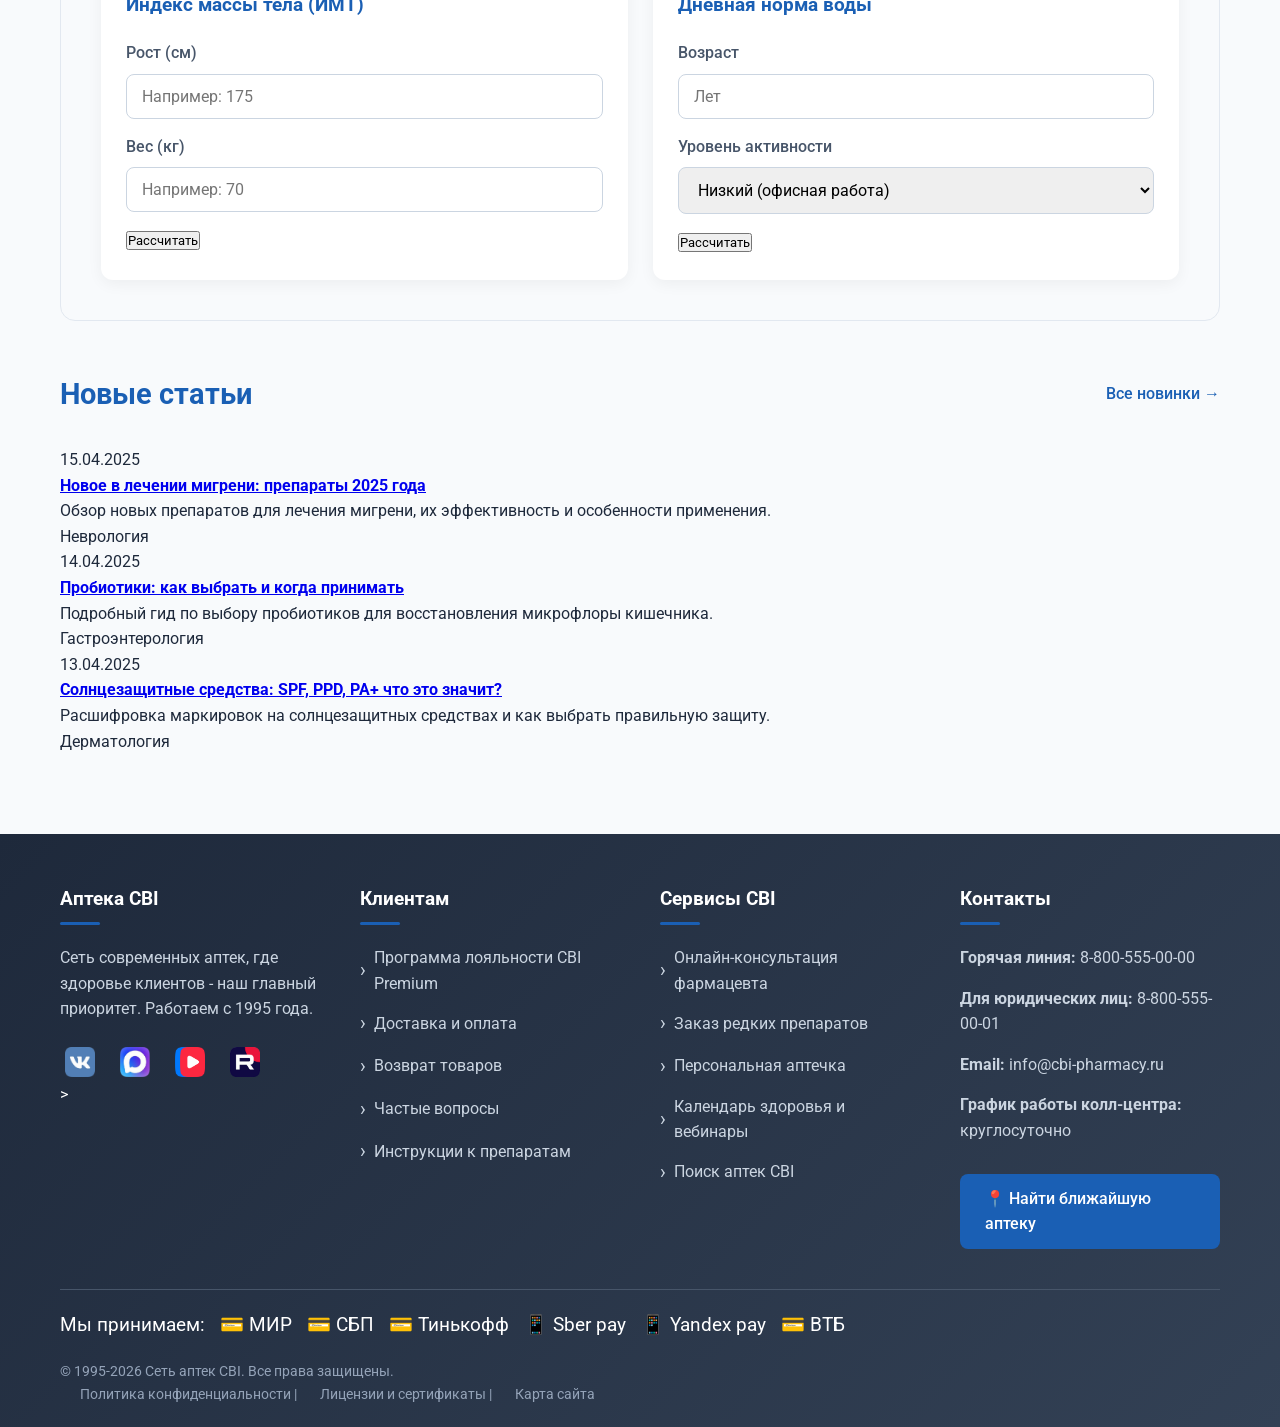
<file: encyclopedia.html>
<!DOCTYPE html>
<html lang="ru">
<head>
    <meta charset="UTF-8">
    <meta name="viewport" content="width=device-width, initial-scale=1.0">
    <title>Энциклопедия здоровья - Аптека CBI</title>
    <link rel="stylesheet" href="AI.css">
    <link rel="stylesheet" href="cssmain.css">
    <link rel="stylesheet" href="cssencyclopedia.css">
    <link rel="stylesheet" href="https://fonts.googleapis.com/css2?family=Roboto:wght@300;400;500;700&display=swap">
    <link rel="icon" href="images/logo/cbi-logo.png" type="image/x-icon">
</head>
<body>
    <!-- Шапка (как в index.html) -->
    <header class="header">
        <div class="container">
            <div class="logo">
                <img src="7ea79be2f1a11f1b7e21e89f93961fd_2.png" width="200" height="200" alt="CBI Аптека">
                <div class="logo-text">
                    <h1>CBI Pharmacy</h1>
                    <p>Ваше здоровье в приоритете</p>
                </div>
            </div>
            <div class="header-controls">
                <div class="contact-info">
                    <p>Горячая линия: +7(800)555-00-00</p>
                    <p>24/7 поддержка</p>
                </div>
                <div class="user-menu">
                    <a href="personal-cabinet.html" class="btn-login">
                        <span>👤</span>
                        Вход
                    </a>
                    <a href="#" class="cart-icon">
                        <span>🛒</span>
                        <span class="cart-count">0</span>
                    </a>
                </div>
            </div>
        </div>
    </header>

    <!-- Навигация (как в index.html) -->
    <nav class="main-nav">
        <div class="container">
            <ul>
                <li><a href="index.html">Главная</a></li>
                <li>
                    <a href="catalog.html">Каталог товаров</a>
                    <ul class="submenu">
                        <li><a href="catalog.html?category=medicines">Лекарства</a></li>
                        <li><a href="catalog.html?category=vitamins">Витамины и БАДы</a></li>
                        <li><a href="catalog.html?category=cosmetics">Косметика</a></li>
                        <li><a href="catalog.html?category=children">Детские товары</a></li>
                        <li><a href="catalog.html?category=medical">Медицинские изделия</a></li>
                    </ul>
                </li>
                <li><a href="news.html">Новости и акции</a></li>
                <li><a href="encyclopedia.html" class="active">Энциклопедия здоровья</a></li>
                <li><a href="community.html">Сообщество CBI</a></li>
                <li>
                    <a href="services.html">Сервисы</a>
                    <ul class="submenu">
                        <li><a href="order-medicine.html">Запрос лекарств</a></li>
                        <li><a href="consultation.html">Консультация фармацевта</a></li>
                        <li><a href="personal-medkit.html">Персональная аптечка</a></li>
                        <li><a href="loyalty.html">Программа лояльности</a></li>
                    </ul>
                </li>
                <li><a href="about.html">О сети CBI</a></li>
            </ul>
        </div>
    </nav>

    <!-- Основное содержимое энциклопедии -->
    <main>
        <div class="container">
            <!-- Заголовок -->
            <div class="encyclopedia-header">
                <h1>Энциклопедия здоровья CBI</h1>
                <p>Достоверная информация о здоровье от сертифицированных фармацевтов и врачей. Более 500 статей, обновляемых ежедневно.</p>
            </div>

            <!-- Поиск по энциклопедии -->
            <div class="encyclopedia-search">
                <div class="search-container-large">
                    <input type="text" placeholder="Ищите статьи по симптомам, заболеваниям, лекарствам...">
                    <button type="submit">Найти статью</button>
                </div>
            </div>

            <!-- Категории статей -->
            <section class="encyclopedia-categories">
                <h2 class="section-header">Категории статей</h2>
                <div class="categories-grid">
                    <div class="category-card">
                        <span class="category-icon">🤒</span>
                        <h3>Заболевания</h3>
                        <p>Симптомы, диагностика и лечение различных заболеваний</p>
                        <span class="category-count">156 статей</span>
                    </div>
                    
                    <div class="category-card">
                        <span class="category-icon">💊</span>
                        <h3>Лекарства</h3>
                        <p>Инструкции, аналоги, побочные эффекты препаратов</p>
                        <span class="category-count">89 статей</span>
                    </div>
                    
                    <div class="category-card">
                        <span class="category-icon">🌿</span>
                        <h3>Профилактика</h3>
                        <p>Как предотвратить заболевания и укрепить здоровье</p>
                        <span class="category-count">74 статьи</span>
                    </div>
                    
                    <div class="category-card">
                        <span class="category-icon">👶</span>
                        <h3>Детское здоровье</h3>
                        <p>Особенности здоровья детей разного возраста</p>
                        <span class="category-count">63 статьи</span>
                    </div>
                    
                    <div class="category-card">
                        <span class="category-icon">🍎</span>
                        <h3>Питание</h3>
                        <p>Диеты, витамины, правильное питание для здоровья</p>
                        <span class="category-count">52 статьи</span>
                    </div>
                    
                    <div class="category-card">
                        <span class="category-icon">💪</span>
                        <h3>Здоровый образ жизни</h3>
                        <p>Спорт, режим дня, вредные привычки</p>
                        <span class="category-count">48 статей</span>
                    </div>
                </div>
            </section>

            <!-- Популярные статьи -->
            <section class="popular-articles">
                <div class="section-header">
                    <h2>Популярные статьи</h2>
                    <a href="#" class="view-all">Все статьи →</a>
                </div>
                
                <div class="articles-grid">
                    <article class="article-card-large">
                        <div class="article-image">
                            <span>💊</span>
                        </div>
                        <div class="article-content">
                            <span class="article-category">Лекарства</span>
                            <h3>Как правильно принимать антибиотики: полное руководство</h3>
                            <p class="article-excerpt">Подробная инструкция по приему антибиотиков: время приема, сочетание с пищей, побочные эффекты и восстановление микрофлоры...</p>
                            <div class="article-meta">
                                <span>👨‍⚕️ Автор: Иванова А.П.</span>
                                <span>📊 8 мин. чтения</span>
                                <a href="#" class="read-article">Читать →</a>
                            </div>
                        </div>
                    </article>
                    
                    <article class="article-card-large">
                        <div class="article-image">
                            <span>🤧</span>
                        </div>
                        <div class="article-content">
                            <span class="article-category">Заболевания</span>
                            <h3>Весенняя аллергия: как отличить от простуды и лечить</h3>
                            <p class="article-excerpt">Поллиноз или простуда? Разбираем симптомы, современные методы диагностики и эффективные препараты нового поколения...</p>
                            <div class="article-meta">
                                <span>👩‍⚕️ Автор: Петров В.И.</span>
                                <span>📊 6 мин. чтения</span>
                                <a href="#" class="read-article">Читать →</a>
                            </div>
                        </div>
                    </article>
                    
                    <article class="article-card-large">
                        <div class="article-image">
                            <span>🌿</span>
                        </div>
                        <div class="article-content">
                            <span class="article-category">Профилактика</span>
                            <h3>Иммунитет весной: 7 работающих способов укрепить</h3>
                            <p class="article-excerpt">Проверенные методы укрепления иммунной системы: питание, витамины, режим дня и народные средства с доказанной эффективностью...</p>
                            <div class="article-meta">
                                <span>👨‍⚕️ Автор: Сидорова Е.К.</span>
                                <span>📊 7 мин. чтения</span>
                                <a href="#" class="read-article">Читать →</a>
                            </div>
                        </div>
                    </article>
                    
                    <article class="article-card-large">
                        <div class="article-image">
                            <span>👶</span>
                        </div>
                        <div class="article-content">
                            <span class="article-category">Детское здоровье</span>
                            <h3>Детские витамины: какие действительно нужны ребенку</h3>
                            <p class="article-excerpt">Разбираем популярные витаминные комплексы для детей: состав, эффективность, возрастные рекомендации и возможные риски...</p>
                            <div class="article-meta">
                                <span>👩‍⚕️ Автор: Кузнецова О.В.</span>
                                <span>📊 9 мин. чтения</span>
                                <a href="#" class="read-article">Читать →</a>
                            </div>
                        </div>
                    </article>
                </div>
            </section>

            <!-- Калькуляторы здоровья -->
            <section class="health-calculators">
                <h2 class="section-header">Полезные калькуляторы здоровья</h2>
                <p class="section-subtitle">Рассчитайте важные показатели вашего здоровья</p>
                
                <div class="calculator-grid">
                    <div class="calculator-tool">
                        <h3>Индекс массы тела (ИМТ)</h3>
                        <div class="calculator-input">
                            <label for="height">Рост (см)</label>
                            <input type="number" id="height" placeholder="Например: 175">
                        </div>
                        <div class="calculator-input">
                            <label for="weight">Вес (кг)</label>
                            <input type="number" id="weight" placeholder="Например: 70">
                        </div>
                        <button class="btn-cabinet primary" onclick="calculateBMI()">Рассчитать</button>
                        <div class="calculator-result" id="bmi-result">
                            <div class="result-value">22.5</div>
                            <div class="result-label">Нормальный вес</div>
                        </div>
                    </div>
                    
                    <div class="calculator-tool">
                        <h3>Дневная норма воды</h3>
                        <div class="calculator-input">
                            <label for="age">Возраст</label>
                            <input type="number" id="age" placeholder="Лет">
                        </div>
                        <div class="calculator-input">
                            <label for="activity">Уровень активности</label>
                            <select id="activity">
                                <option value="low">Низкий (офисная работа)</option>
                                <option value="medium">Средний (3-4 тренировки в неделю)</option>
                                <option value="high">Высокий (ежедневные тренировки)</option>
                            </select>
                        </div>
                        <button class="btn-cabinet primary" onclick="calculateWater()">Рассчитать</button>
                        <div class="calculator-result" id="water-result">
                            <div class="result-value">2.1 л</div>
                            <div class="result-label">Рекомендуемая норма в день</div>
                        </div>
                    </div>
                </div>
            </section>

            <!-- Новые статьи -->
            <section class="new-articles">
                <div class="section-header">
                    <h2>Новые статьи</h2>
                    <a href="#" class="view-all">Все новинки →</a>
                </div>
                
                <div class="articles-list">
                    <div class="article-item">
                        <div class="article-date">15.04.2025</div>
                        <div class="article-content-small">
                            <h4><a href="#">Новое в лечении мигрени: препараты 2025 года</a></h4>
                            <p>Обзор новых препаратов для лечения мигрени, их эффективность и особенности применения.</p>
                        </div>
                        <div class="article-category-small">Неврология</div>
                    </div>
                    
                    <div class="article-item">
                        <div class="article-date">14.04.2025</div>
                        <div class="article-content-small">
                            <h4><a href="#">Пробиотики: как выбрать и когда принимать</a></h4>
                            <p>Подробный гид по выбору пробиотиков для восстановления микрофлоры кишечника.</p>
                        </div>
                        <div class="article-category-small">Гастроэнтерология</div>
                    </div>
                    
                    <div class="article-item">
                        <div class="article-date">13.04.2025</div>
                        <div class="article-content-small">
                            <h4><a href="#">Солнцезащитные средства: SPF, PPD, PA+ что это значит?</a></h4>
                            <p>Расшифровка маркировок на солнцезащитных средствах и как выбрать правильную защиту.</p>
                        </div>
                        <div class="article-category-small">Дерматология</div>
                    </div>
                </div>
            </section>
        </div>
    </main>

    <!-- Футер (как в index.html) -->
    <footer>
        <div class="container">
            <div class="footer-grid">
                <div class="footer-section">
                    <h3>Аптека CBI</h3>
                    <p>Сеть современных аптек, где здоровье клиентов - наш главный приоритет. Работаем с 1995 года.</p>
                    <div class="social-links">
                        <a href="#" title="ВКонтакте"><img src="i (2) (1).png" width="30" height="30" alt="CBI Аптека"></a>
                        <a href="#" title="MAX"><img src="fotor_2026-04-03_09-42-40 (1) (1).png" width="30" height="30" alt="CBI Аптека"></a>
                        <a href="#" title="VK Video"><img src="VK_Video.svg (1).png" width="30" height="30" alt="CBI Аптека"></a>
                        <a href="#" title="Rutube"><img src="620x530-2 (1).png" width="30" height="30" alt="CBI Аптека"></a>
                    </div>>
                </div>
                
                <div class="footer-section">
                    <h3>Клиентам</h3>
                    <ul>
                        <li><a href="loyalty.html">Программа лояльности CBI Premium</a></li>
                        <li><a href="delivery.html">Доставка и оплата</a></li>
                        <li><a href="return.html">Возврат товаров</a></li>
                        <li><a href="faq.html">Частые вопросы</a></li>
                        <li><a href="instructions.html">Инструкции к препаратам</a></li>
                    </ul>
                </div>
                
                <div class="footer-section">
                    <h3>Сервисы CBI</h3>
                    <ul>
                        <li><a href="consultation.html">Онлайн-консультация фармацевта</a></li>
                        <li><a href="order-medicine.html">Заказ редких препаратов</a></li>
                        <li><a href="personal-medkit.html">Персональная аптечка</a></li>
                        <li><a href="health-calendar.html">Календарь здоровья и вебинары</a></li>
                        <li><a href="stores.html">Поиск аптек CBI</a></li>
                    </ul>
                </div>
                
                <div class="footer-section">
                    <h3>Контакты</h3>
                    <p><strong>Горячая линия:</strong> 8-800-555-00-00</p>
                    <p><strong>Для юридических лиц:</strong> 8-800-555-00-01</p>
                    <p><strong>Email:</strong> info@cbi-pharmacy.ru</p>
                    <p><strong>График работы колл-центра:</strong> круглосуточно</p>
                    <a href="stores.html" class="btn-stores">📍 Найти ближайшую аптеку</a>
                </div>
            </div>
            
            <div class="footer-bottom">
                <div class="payment-methods">
                    <span>Мы принимаем:</span>
                    <span>💳 МИР</span>
                    <span>💳 СБП</span>
                    <span>💳 Тинькофф</span>
                    <span>📱 Sber pay</span>
                    <span>📱 Yandex pay</span>
                    <span>💳 ВТБ</span>
                </div>
                <div class="legal">
                    <p>© 1995-2026 Сеть аптек CBI. Все права защищены.</p>
                    <p>
                        <a href="privacy.html">Политика конфиденциальности</a> | 
                        <a href="license.html">Лицензии и сертификаты</a> | 
                        <a href="sitemap.html">Карта сайта</a>
                    </p>
                </div>
            </div>
        </div>
    </footer>

   <!-- Виджет поддержки (основной) -->
<div class="support-widget">
  <div class="support-toggle">
    <span>💬</span>
    <span class="pulse-dot"></span>
  </div>
  <div class="support-content">
    <div class="support-header">
      <h3>Поддержка CBI</h3>
      <button class="close-support">×</button>
    </div>
    <div class="support-body">
      <div class="support-options">
        <button class="support-option">
          <span>📞</span>
          <div>
            <h4>Позвонить нам</h4>
            <p>8-800-555-00-00 (круглосуточно)</p>
          </div>
        </button>
        <button class="support-option">
          <span>✉️</span>
          <div>
            <h4>Написать email</h4>
            <p>Ответ в течение 2 часов</p>
          </div>
        </button>
        <button class="support-option chat-trigger">
          <span>💬</span>
          <div>
            <h4>Онлайн-чат</h4>
            <p>Быстрые ответы на вопросы</p>
          </div>
        </button>
        <button class="support-option">
          <span>👨‍⚕️</span>
          <div>
            <h4>Консультация фармацевта</h4>
            <p>Помощь в подборе препаратов</p>
          </div>
        </button>
      </div>
    </div>
  </div>
</div>

<!-- Виджет чата ИИ (отдельный, изначально скрыт) -->
<div id="ai-chat-widget" class="ai-chat-widget">
  <div class="chat-header">
    <h3>Текстовый помощник ИИ</h3>
    <button class="close-chat">×</button>
  </div>
  <div class="chat-messages">
    <div class="message bot">Здравствуйте! Я текстовый помощник ИИ CBI. Чем могу помочь?</div>
  </div>
  <div class="chat-input">
    <input type="text" placeholder="Задайте вопрос про аптеку...">
    <button>Отправить</button>
  </div>
</div>

  
<script src="AI.js"></script>
</body>
</html>
</file>
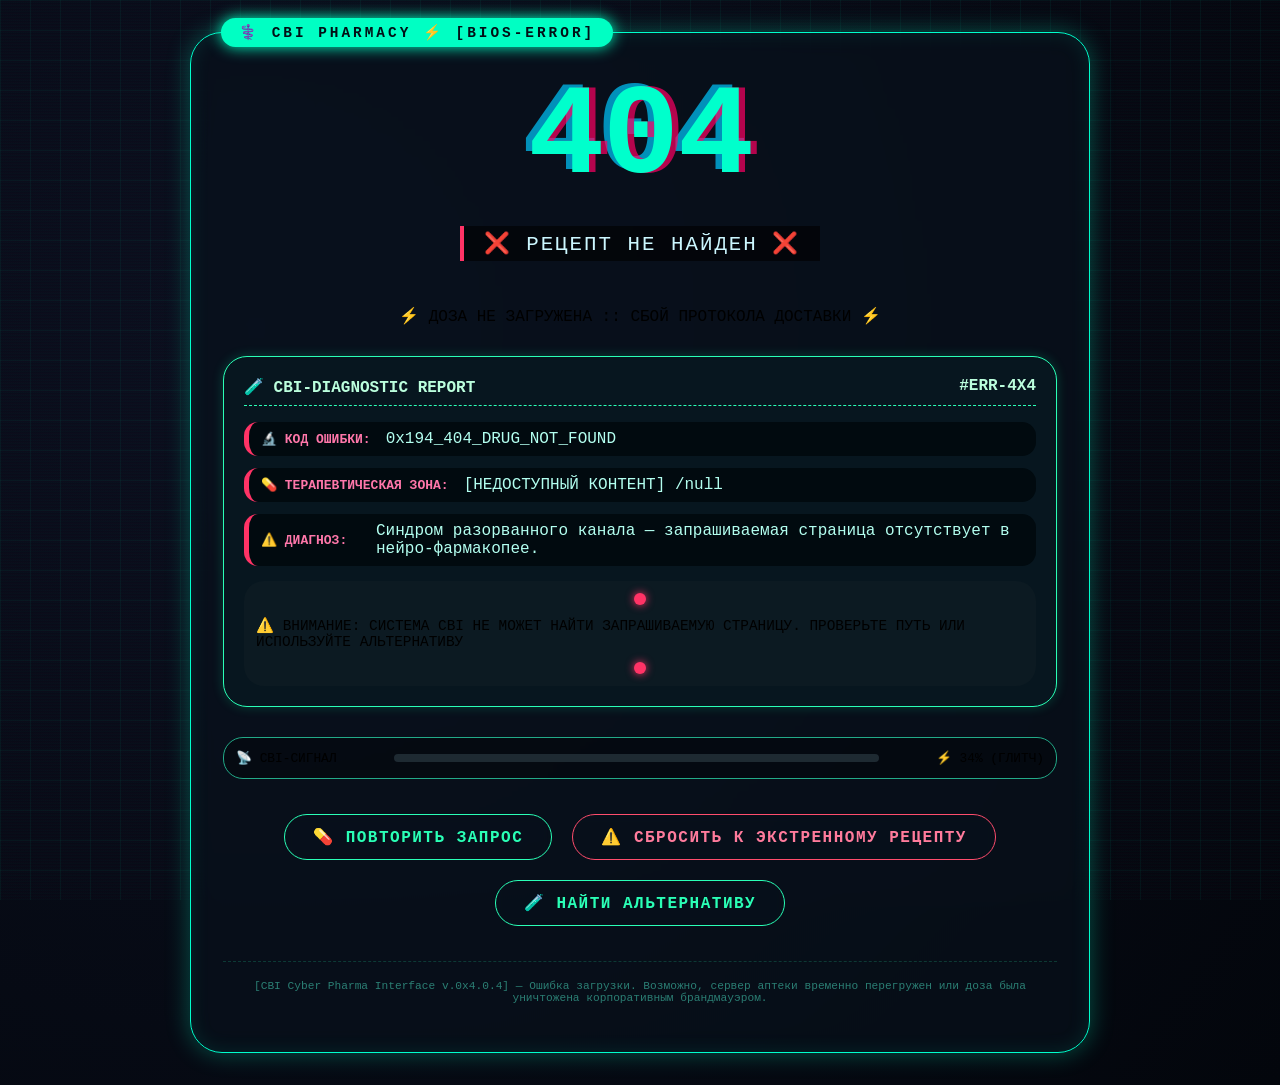
<file: Eror.html>
<!DOCTYPE html>
<html lang="ru">
<head>
    <meta charset="UTF-8">
    <meta name="viewport" content="width=device-width, initial-scale=1.0, user-scalable=no">
    <title>CBI Аптека | Ошибка 404 - Доза не найдена</title>
    <style>
        * {
            margin: 0;
            padding: 0;
            box-sizing: border-box;
            user-select: none; /* футуристичный эффект, не мешает */
        }

        body {
            min-height: 100vh;
            background: radial-gradient(circle at 20% 30%, #0a0f1e, #03060c);
            font-family: 'Share Tech Mono', 'Courier New', monospace;
            display: flex;
            justify-content: center;
            align-items: center;
            overflow-x: hidden;
            position: relative;
            cursor: crosshair;
        }

        /* Эффект сканирующей сетки (кибер-аптека) */
        body::before {
            content: "";
            position: fixed;
            top: 0;
            left: 0;
            width: 100%;
            height: 100%;
            background-image: 
                linear-gradient(rgba(0, 255, 196, 0.05) 1px, transparent 1px),
                linear-gradient(90deg, rgba(0, 255, 196, 0.05) 1px, transparent 1px);
            background-size: 30px 30px;
            pointer-events: none;
            z-index: 1;
        }

        /* мерцающий индикатор угрозы/ошибки */
        .glitch-overlay {
            position: fixed;
            top: 0;
            left: 0;
            width: 100%;
            height: 100%;
            background: repeating-linear-gradient(0deg, rgba(0,255,200,0.02) 0px, rgba(255,0,100,0.02) 2px, transparent 3px);
            pointer-events: none;
            z-index: 2;
            animation: flicker 8s infinite;
        }

        @keyframes flicker {
            0% { opacity: 0.3; }
            5% { opacity: 0.6; }
            10% { opacity: 0.2; }
            15% { opacity: 0.7; }
            100% { opacity: 0.3; }
        }

        /* главный контейнер */
        .cyber-container {
            position: relative;
            z-index: 10;
            max-width: 900px;
            width: 90%;
            margin: 2rem;
            background: rgba(8, 18, 28, 0.65);
            backdrop-filter: blur(12px);
            border: 1.5px solid #00ffcc;
            box-shadow: 0 0 25px rgba(0, 255, 200, 0.3), inset 0 0 20px rgba(0,255,200,0.1);
            border-radius: 32px;
            padding: 2rem 2rem 3rem;
            transition: all 0.3s ease;
        }

        /* анимированный уголок CBI */
        .cbi-badge {
            position: absolute;
            top: -15px;
            left: 30px;
            background: #00ffc3;
            color: #021016;
            font-weight: bold;
            font-size: 0.9rem;
            padding: 6px 18px;
            border-radius: 40px;
            letter-spacing: 3px;
            font-family: 'Orbitron', monospace;
            box-shadow: 0 0 15px #00ffc3;
            text-transform: uppercase;
            z-index: 20;
        }

        /* главный экран ошибки */
        .error-screen {
            text-align: center;
        }

        .code-block {
            margin-bottom: 1rem;
            position: relative;
        }

        .glitch-text {
            font-size: 8rem;
            font-weight: 800;
            font-family: 'Orbitron', monospace;
            color: #00ffcc;
            text-shadow: 0.05em 0 0 rgba(255,0,100,0.7), -0.05em -0.025em 0 rgba(0,200,255,0.7);
            animation: glitch-shake 0.3s infinite alternate;
            letter-spacing: -2px;
        }

        @keyframes glitch-shake {
            0% { transform: translate(0); text-shadow: 0.03em 0 0 #ff00a6, -0.03em -0.03em 0 #00ffff; }
            100% { transform: translate(-0.02em, 0.02em); text-shadow: -0.03em 0.02em 0 #ff00a6, 0.04em -0.01em 0 #00ffcc; }
        }

        .sub-404 {
            font-size: 1.3rem;
            background: rgba(0,0,0,0.6);
            display: inline-block;
            padding: 0.3rem 1.2rem;
            border-left: 4px solid #ff3366;
            color: #ccf7ff;
            margin-bottom: 25px;
            letter-spacing: 2px;
        }

        .pharmacy-pulse {
            margin: 20px 0;
            font-family: 'Share Tech Mono', monospace;
        }

        /* стилизованный таблоид рецепта */
        .prescription-card {
            background: #07161f;
            border-radius: 24px;
            padding: 20px;
            margin: 30px 0;
            border: 1px solid #2affb6;
            box-shadow: 0 0 12px rgba(0,255,170,0.2);
            text-align: left;
            transition: 0.2s;
        }

        .prescription-header {
            display: flex;
            justify-content: space-between;
            border-bottom: 1px dashed #2affb6;
            padding-bottom: 8px;
            margin-bottom: 16px;
            font-weight: bold;
            color: #bbffdd;
        }

        .rx-line {
            font-family: monospace;
            background: #010a0f;
            padding: 8px 12px;
            margin: 12px 0;
            border-radius: 14px;
            display: flex;
            align-items: center;
            gap: 15px;
            border-left: 5px solid #ff3366;
        }

        .rx-label {
            color: #ff77aa;
            font-weight: bold;
            min-width: 100px;
        }

        .rx-value {
            color: #b3fff0;
            word-break: break-all;
            font-size: 1rem;
        }

        .error-diagnosis {
            background: #0c1a22;
            padding: 12px;
            border-radius: 20px;
            margin-top: 15px;
            font-size: 0.9rem;
            display: flex;
            align-items: center;
            gap: 12px;
            flex-wrap: wrap;
            justify-content: center;
        }

        .blink-led {
            width: 12px;
            height: 12px;
            background: #ff3366;
            border-radius: 50%;
            box-shadow: 0 0 8px #ff3366;
            animation: pulseRed 1.2s infinite;
        }

        @keyframes pulseRed {
            0% { opacity: 0.3; background: #ff3366; }
            100% { opacity: 1; background: #ff00a0; box-shadow: 0 0 12px #ff0066; }
        }

        /* кнопки интерфейса */
        .cyber-buttons {
            display: flex;
            gap: 20px;
            justify-content: center;
            flex-wrap: wrap;
            margin-top: 35px;
        }

        .cyber-btn {
            background: transparent;
            border: 1.5px solid #2affb6;
            color: #2affb6;
            padding: 12px 28px;
            font-family: 'Orbitron', monospace;
            font-weight: bold;
            font-size: 1rem;
            text-transform: uppercase;
            cursor: pointer;
            transition: 0.2s;
            backdrop-filter: blur(4px);
            border-radius: 60px;
            letter-spacing: 1.5px;
        }

        .cyber-btn:hover {
            background: #2affb6;
            color: #021016;
            box-shadow: 0 0 20px #2affb6;
            transform: scale(1.02);
            border-color: #ffffff;
        }

        .cyber-btn.danger {
            border-color: #ff4d6d;
            color: #ff7b9c;
        }

        .cyber-btn.danger:hover {
            background: #ff4d6d;
            color: #0a0f1e;
            box-shadow: 0 0 20px #ff4d6d;
        }

        /* индикатор дозы / метрики */
        .dose-meter {
            background: #00000055;
            border-radius: 20px;
            padding: 12px;
            margin-top: 15px;
            display: flex;
            justify-content: space-between;
            align-items: center;
            font-size: 0.8rem;
            border: 1px solid #22aa88;
        }

        .bar {
            width: 60%;
            height: 8px;
            background: #1e2a32;
            border-radius: 4px;
            overflow: hidden;
        }

        .bar-fill {
            width: 0%;
            height: 100%;
            background: linear-gradient(90deg, #00ffcc, #ff66cc);
            animation: loadGlitch 2s infinite alternate;
        }

        @keyframes loadGlitch {
            0% { width: 12%; background: #ff3366; }
            100% { width: 42%; background: #00ffcc; }
        }

        footer {
            margin-top: 35px;
            font-size: 0.7rem;
            text-align: center;
            color: #43c9b0;
            opacity: 0.6;
            border-top: 1px dashed #2affb64d;
            padding-top: 18px;
        }

        /* адаптив */
        @media (max-width: 550px) {
            .glitch-text {
                font-size: 3.8rem;
            }
            .cyber-container {
                padding: 1.5rem;
            }
            .rx-line {
                flex-direction: column;
                align-items: flex-start;
                gap: 5px;
            }
        }
    </style>
</head>
<body>
<div class="glitch-overlay"></div>

<div class="cyber-container">
    <div class="cbi-badge">⚕️ CBI PHARMACY ⚡ [BIOS-ERROR]</div>
    <div class="error-screen">
        <div class="code-block">
            <div class="glitch-text">404</div>
        </div>
        <div class="sub-404">❌ РЕЦЕПТ НЕ НАЙДЕН ❌</div>
        <div class="pharmacy-pulse">
            ⚡ ДОЗА НЕ ЗАГРУЖЕНА :: СБОЙ ПРОТОКОЛА ДОСТАВКИ ⚡
        </div>

        <!-- Карточка медицинской диагностики ошибки -->
        <div class="prescription-card">
            <div class="prescription-header">
                <span>🧪 CBI-DIAGNOSTIC REPORT</span>
                <span>#ERR-4X4</span>
            </div>
            <div class="rx-line">
                <span class="rx-label">🔬 КОД ОШИБКИ:</span>
                <span class="rx-value">0x194_404_DRUG_NOT_FOUND</span>
            </div>
            <div class="rx-line">
                <span class="rx-label">💊 ТЕРАПЕВТИЧЕСКАЯ ЗОНА:</span>
                <span class="rx-value">[НЕДОСТУПНЫЙ КОНТЕНТ] /null</span>
            </div>
            <div class="rx-line">
                <span class="rx-label">⚠️ ДИАГНОЗ:</span>
                <span class="rx-value">Синдром разорванного канала — запрашиваемая страница отсутствует в нейро-фармакопее.</span>
            </div>
            <div class="error-diagnosis">
                <div class="blink-led"></div>
                <span>🔁 АВТОМАТИЧЕСКАЯ ПЕРЕЗАГРУЗКА НЕ ВОЗМОЖНА. ТРЕБУЕТСЯ РУЧНОЕ ВМЕШАТЕЛЬСТВО.</span>
                <div class="blink-led"></div>
            </div>
        </div>

        <!-- Индикатор "Уровень дозы" (как загрузка страницы, но сломанная) -->
        <div class="dose-meter">
            <span>📡 CBI-СИГНАЛ</span>
            <div class="bar"><div class="bar-fill"></div></div>
            <span>⚡ 34% (ГЛИТЧ)</span>
        </div>

        <!-- Панель действий для "лечения" ошибки -->
        <div class="cyber-buttons">
            <button class="cyber-btn" id="retryBtn">💊 ПОВТОРИТЬ ЗАПРОС</button>
            <button class="cyber-btn danger" id="resetBtn">⚠️ СБРОСИТЬ К ЭКСТРЕННОМУ РЕЦЕПТУ</button>
            <button class="cyber-btn" id="randomDrugBtn">🧪 НАЙТИ АЛЬТЕРНАТИВУ</button>
        </div>
        <footer>
            [CBI Cyber Pharma Interface v.0x4.0.4] — Ошибка загрузки. Возможно, сервер аптеки временно перегружен или доза была уничтожена корпоративным брандмауэром.
        </footer>
    </div>
</div>

<script>
    (function() {
        // креативные сообщения об "альтернативных лекарствах" при клике
        const alternativeMessages = [
            "💊 Найден дженерик: 'Плацебо-404' — эффект не гарантирован, но страница всё ещё пуста.",
            "🧬 Аптека предлагает ретро-версию контента — архив 1984 года. Данные утеряны навсегда.",
            "⚡ Загрузка через нейро-интерфейс: страница не отвечает. Рекомендуем принять успокоительное и вернуться позже.",
            "🔮 Рецепт перенаправлен в параллельную реальность. Попробуйте обновить через 3.14 секунды.",
            "💉 CBI синтезировал капсулу 'Redirectin' — перейдите на главную аптеку во избежание коллапса.",
            "🚑 Био-ошибка 404: капсула с данными испарилась. Нажмите 'Сброс к рецепту' для возврата в главный хаб."
        ];

        // Функция для динамического обновления статуса (интерактив)
        const rxLines = document.querySelectorAll('.rx-value');
        const diagnoseBlock = document.querySelector('.error-diagnosis span');
        const dosePercentSpan = document.querySelector('.dose-meter span:last-child');
        const barFill = document.querySelector('.bar-fill');

        // Эффект "глитч-замена" сообщения диагноза
        function glitchDiagnosis(tempMessage, duration = 1500) {
            if (!diagnoseBlock) return;
            const originalText = diagnoseBlock.innerText;
            diagnoseBlock.innerText = tempMessage;
            setTimeout(() => {
                if (diagnoseBlock) diagnoseBlock.innerText = originalText;
            }, duration);
        }

        // Функция имитации попытки загрузки
        function attemptReload() {
            // Эффект вибрации на контейнере (киберпанк)
            const container = document.querySelector('.cyber-container');
            if (container) {
                container.style.transform = 'translateX(4px)';
                setTimeout(() => { if(container) container.style.transform = ''; }, 80);
                container.style.transform = 'translateX(-3px)';
                setTimeout(() => { if(container) container.style.transform = ''; }, 150);
            }
            // меняем показатели дозы
            if (barFill) {
                barFill.style.animation = 'none';
                barFill.style.width = '0%';
                setTimeout(() => {
                    if(barFill) {
                        barFill.style.animation = 'loadGlitch 1.8s infinite alternate';
                        barFill.style.width = '';
                    }
                }, 50);
            }
            if (dosePercentSpan) dosePercentSpan.innerHTML = '⚡ 13% (ПЕРЕЗАГРУЗКА...)';
            glitchDiagnosis("⟳ ОТПРАВЛЕН ЗАПРОС В ЦЕНТРАЛЬНЫЙ УЗЕЛ CBI... НЕТ ОТВЕТА...", 1200);
            setTimeout(() => {
                if (dosePercentSpan) dosePercentSpan.innerHTML = '⚠️ 0% (ОТКАЗ)';
                glitchDiagnosis("❌ СЕРВЕР АПТЕКИ ВЕРНУЛ 404: ДОЗА НЕ НАЙДЕНА. ПОВТОРНЫЙ ЗАПРОС БЕСПОЛЕЗЕН.", 2000);
            }, 1300);
            // дополнительный фейковый сбой
            setTimeout(() => {
                const fakeRx = document.querySelector('.rx-line:first-child .rx-value');
                if (fakeRx) fakeRx.style.textShadow = '0 0 3px red';
                setTimeout(() => { if(fakeRx) fakeRx.style.textShadow = ''; }, 400);
            }, 700);
        }

        // Сброс к "экстренному рецепту" - меняем содержимое карточки на более эпичное
        function emergencyReset() {
            const rxBlocks = document.querySelectorAll('.rx-line');
            if (rxBlocks.length >= 3) {
                // Эффект затемнения перед сменой текста
                const prescription = document.querySelector('.prescription-card');
                prescription.style.transition = '0.2s';
                prescription.style.opacity = '0.6';
                setTimeout(() => {
                    // Изменяем содержимое строк рецепта
                    const codes = [
                        {label: "🔬 КОД ОШИБКИ:", value: "0xE404_RESET_TO_BASE"},
                        {label: "💊 ТЕРАПЕВТИЧЕСКАЯ ЗОНА:", value: "[ГЛАВНАЯ АПТЕКА] /home"},
                        {label: "⚠️ ДИАГНОЗ:", value: "Экстренное восстановление: перенаправление в корневой каталог CBI."}
                    ];
                    for (let i = 0; i < rxBlocks.length && i < codes.length; i++) {
                        const labelSpan = rxBlocks[i].querySelector('.rx-label');
                        const valueSpan = rxBlocks[i].querySelector('.rx-value');
                        if (labelSpan && valueSpan && codes[i]) {
                            labelSpan.innerText = codes[i].label;
                            valueSpan.innerText = codes[i].value;
                        }
                    }
                    // меняем дополнительный блок диагностики
                    if (diagnoseBlock) diagnoseBlock.innerText = "🔄 СБРОС ВЫПОЛНЕН. ПЕРЕНАПРАВЛЕНИЕ НА CBI-ХАБ. ОШИБКА 404 ОСТАЕТСЯ, НО СТАТУС СБРОШЕН.";
                    prescription.style.opacity = '1';
                }, 180);
                setTimeout(() => {
                    if(dosePercentSpan) dosePercentSpan.innerHTML = '💊 77% (СТАБИЛИЗАЦИЯ)';
                    if(barFill) barFill.style.width = '77%';
                }, 500);
                // также смена глитч текста на мгновение
                const glitchDiv = document.querySelector('.glitch-text');
                if(glitchDiv) {
                    const oldText = glitchDiv.innerText;
                    glitchDiv.innerText = '⚡⚡⚡';
                    setTimeout(() => { if(glitchDiv) glitchDiv.innerText = oldText; }, 700);
                }
            } else {
                // fallback
                window.location.href = "#";
                glitchDiagnosis("СБРОС НЕ УДАЛСЯ — КРИТИЧЕСКАЯ ОШИБКА, но вы можете перейти на главную вручную", 1500);
            }
        }

        // Поиск альтернативы — забавные сообщения и смена статуса
        function findAlternative() {
            const randomMsg = alternativeMessages[Math.floor(Math.random() * alternativeMessages.length)];
            glitchDiagnosis(randomMsg, 2000);
            // меняем один из rx value на случайный "альтернативный препарат"
            const targetRx = document.querySelector('.rx-line:nth-child(2) .rx-value');
            if (targetRx) {
                const altDrugs = ["'Нейро-пустышка 0.0'", "'Трамадол плацебо'", "'Кибер-витамин C404'", "'Био-адреноблокатор глюк'", "'Фантомная таблетка 4.04'"];
                const chosen = altDrugs[Math.floor(Math.random() * altDrugs.length)];
                const original = targetRx.innerText;
                targetRx.innerText = chosen + " (АЛЬТЕРНАТИВА)";
                setTimeout(() => {
                    if (targetRx) targetRx.innerText = original;
                }, 2800);
            }
            // анимация дозиметра
            if (dosePercentSpan) dosePercentSpan.innerHTML = '🌀 42% (ЭКСПЕРИМЕНТАЛЬНАЯ ДОЗА)';
            if (barFill) {
                barFill.style.animation = 'none';
                barFill.style.width = '42%';
                setTimeout(() => {
                    if(barFill) barFill.style.animation = 'loadGlitch 1.5s infinite alternate';
                }, 300);
            }
            // Дополнительно звук? (без звука, но вибрация)
            const container = document.querySelector('.cyber-container');
            if (container) {
                container.style.transform = 'scale(0.99)';
                setTimeout(() => { if(container) container.style.transform = ''; }, 200);
            }
        }

        // Обработчики с веселым киберпанк эффектом
        const retryBtn = document.getElementById('retryBtn');
        const resetBtn = document.getElementById('resetBtn');
        const randomBtn = document.getElementById('randomDrugBtn');

        if (retryBtn) retryBtn.addEventListener('click', attemptReload);
        if (resetBtn) resetBtn.addEventListener('click', emergencyReset);
        if (randomBtn) randomBtn.addEventListener('click', findAlternative);

        // Анимируем инициализацию: показать предупреждение о фантомной дозе
        setTimeout(() => {
            glitchDiagnosis("⚠️ ВНИМАНИЕ: СИСТЕМА CBI НЕ МОЖЕТ НАЙТИ ЗАПРАШИВАЕМУЮ СТРАНИЦУ. ПРОВЕРЬТЕ ПУТЬ ИЛИ ИСПОЛЬЗУЙТЕ АЛЬТЕРНАТИВУ", 3000);
        }, 500);

        // Добавим динамическое изменение курсора и кнопок
        const allBtns = document.querySelectorAll('.cyber-btn');
        allBtns.forEach(btn => {
            btn.addEventListener('mousedown', () => {
                btn.style.transform = 'scale(0.96)';
                setTimeout(() => { btn.style.transform = ''; }, 120);
            });
        });

        // дополнительный "глитч" при наведении на 404
        const glitchElem = document.querySelector('.glitch-text');
        if (glitchElem) {
            glitchElem.addEventListener('mouseenter', () => {
                glitchElem.style.animation = 'glitch-shake 0.08s infinite';
                setTimeout(() => { glitchElem.style.animation = 'glitch-shake 0.3s infinite alternate'; }, 400);
            });
        }
    })();
</script>
</body>
</html>
</file>
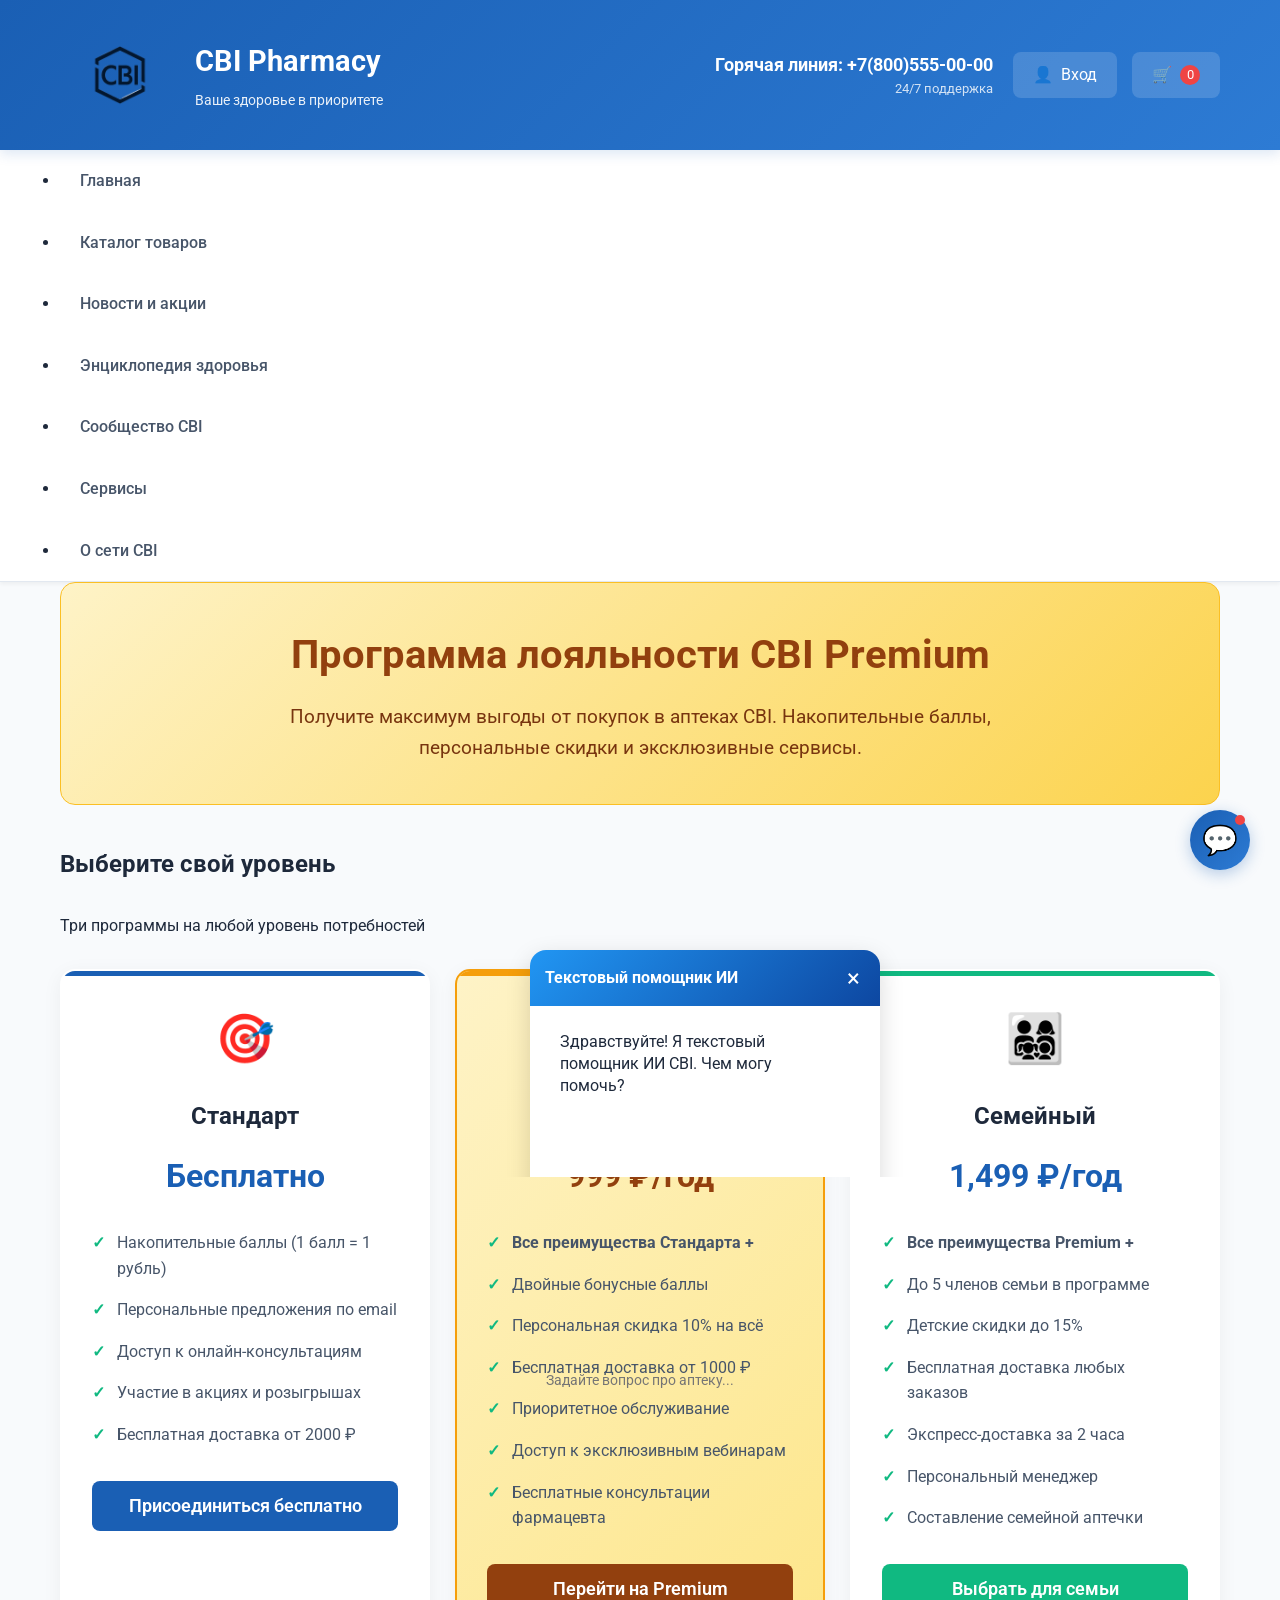
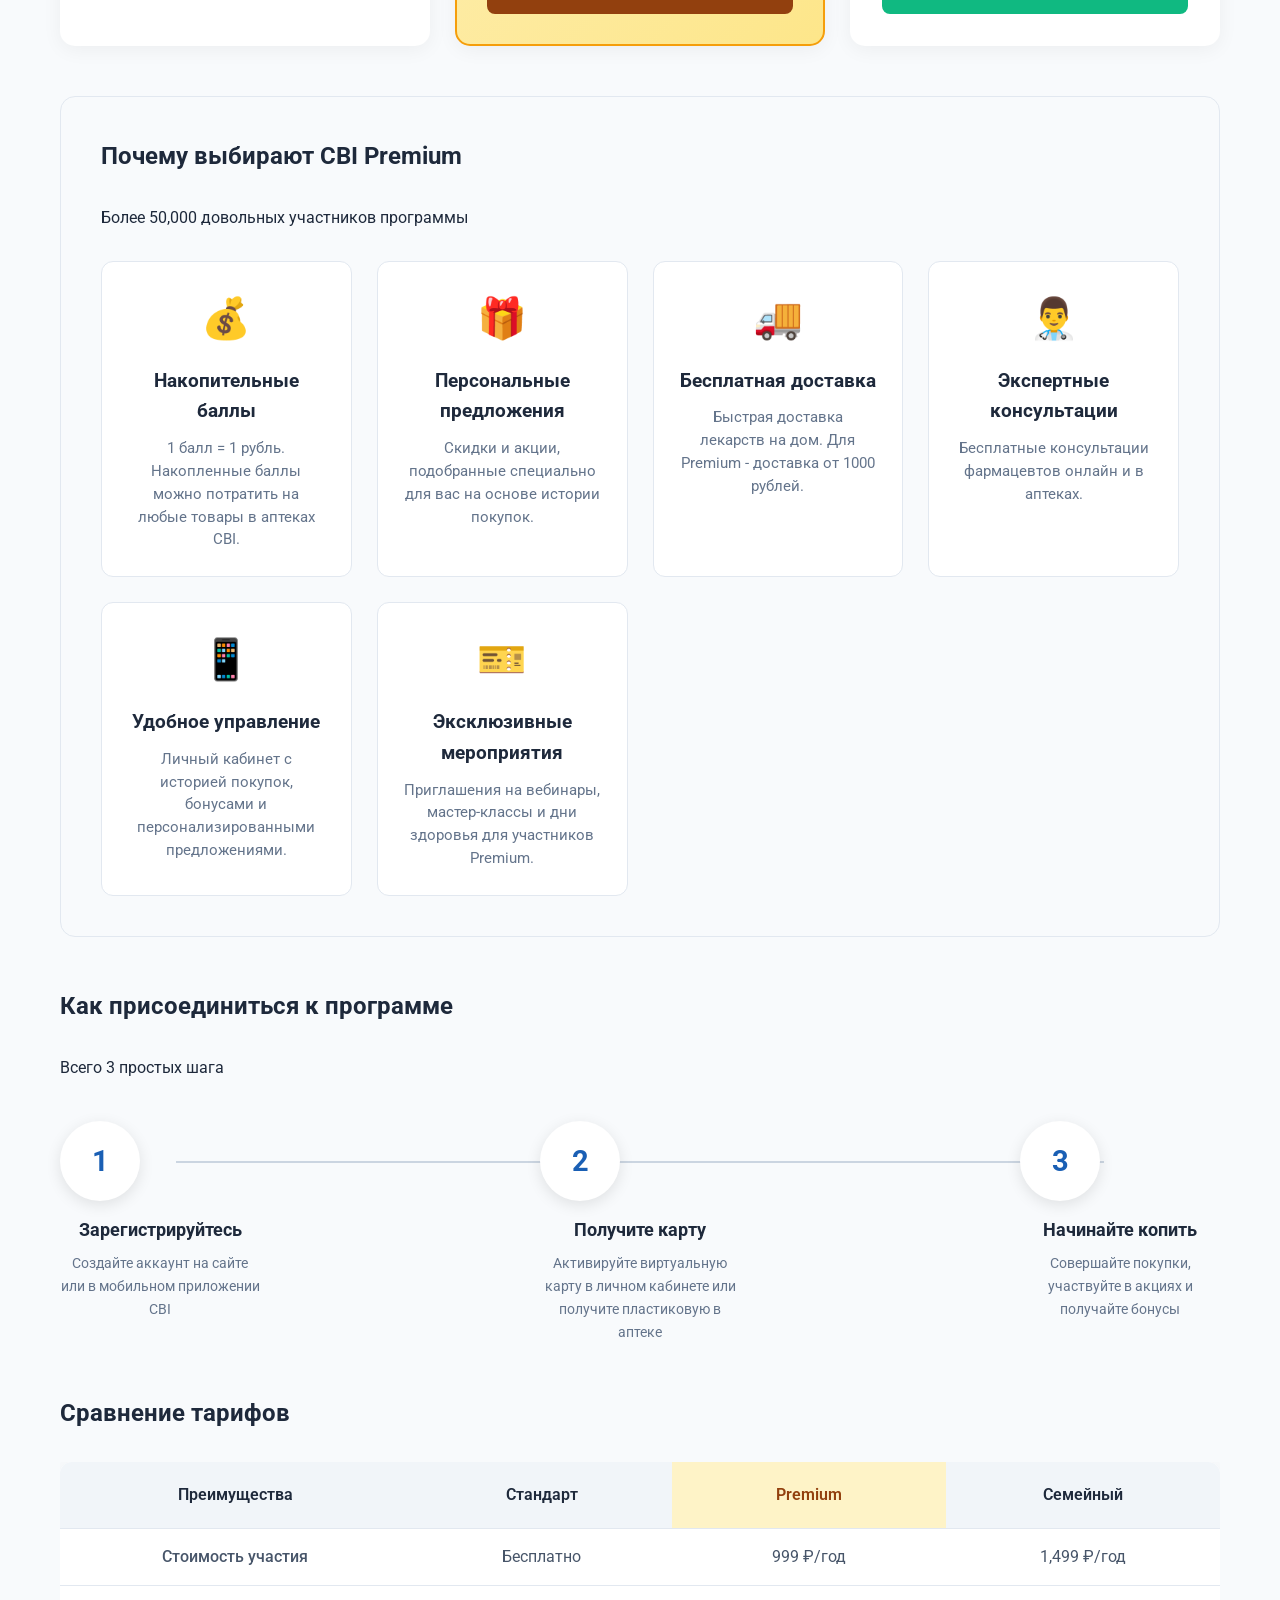
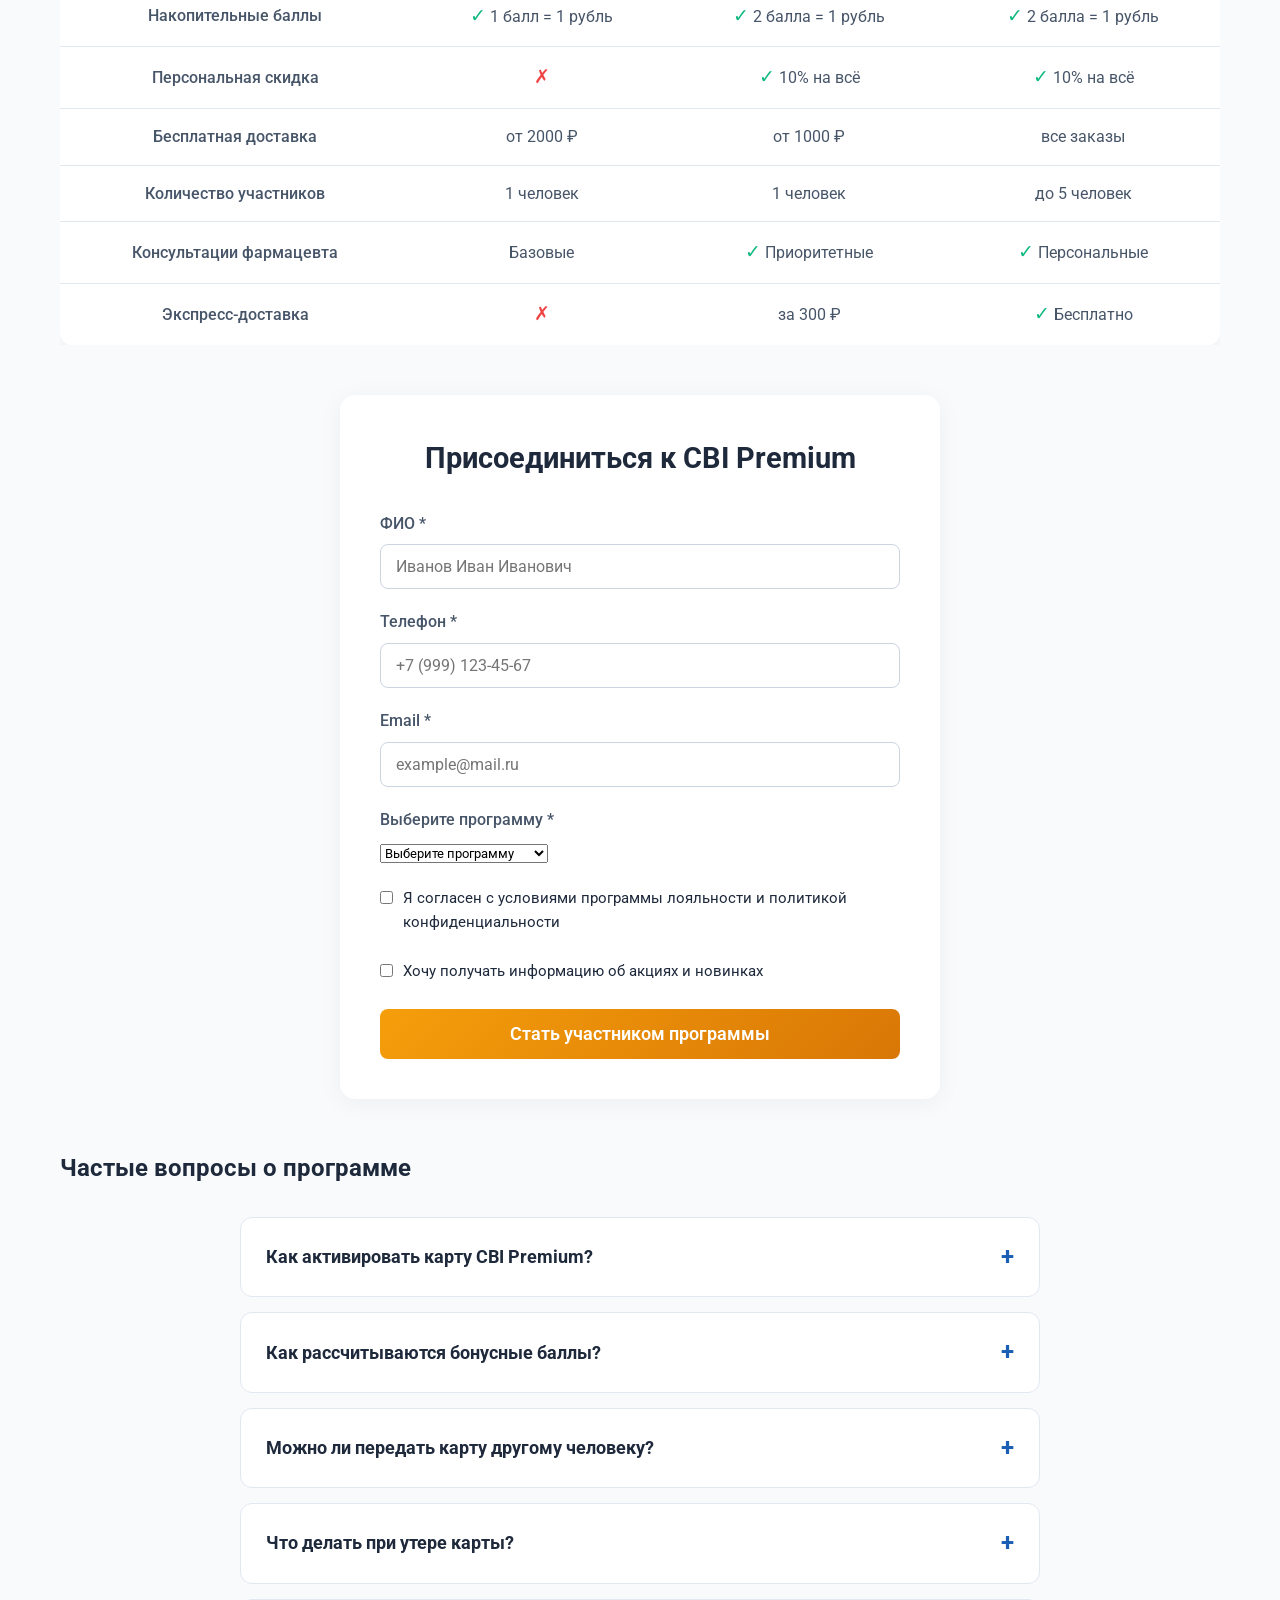
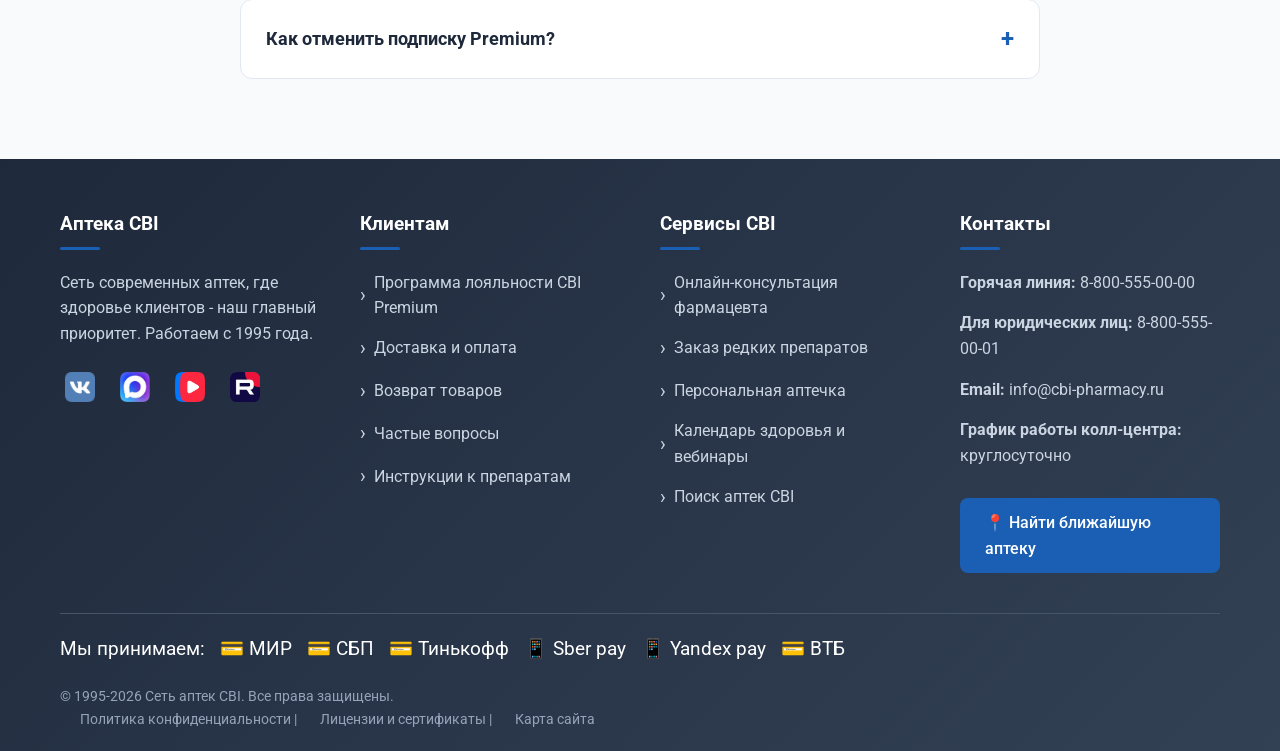
<file: loyalty.html>
<!DOCTYPE html>
<html lang="ru">
<head>
    <meta charset="UTF-8">
    <meta name="viewport" content="width=device-width, initial-scale=1.0">
    <title>Программа лояльности CBI Premium - Аптека CBI</title>
    <link rel="stylesheet" href="AI.css">
    <link rel="stylesheet" href="cssmain.css">
    <link rel="stylesheet" href="cssloyalty.css">
    <link rel="stylesheet" href="https://fonts.googleapis.com/css2?family=Roboto:wght@300;400;500;700&display=swap">
    <link rel="icon" href="images/logo/cbi-logo.png" type="image/x-icon">
</head>
<body>
    <!-- Шапка (как в index.html) -->
    <header class="header">
        <div class="container">
            <div class="logo">
               <img src="7ea79be2f1a11f1b7e21e89f93961fd_2.png" width="200" height="200" alt="CBI Аптека">
                <div class="logo-text">
                    <h1>CBI Pharmacy</h1>
                    <p>Ваше здоровье в приоритете</p>
                </div>
            </div>
            <div class="header-controls">
                <div class="contact-info">
                    <p>Горячая линия: +7(800)555-00-00</p>
                    <p>24/7 поддержка</p>
                </div>
                <div class="user-menu">
                    <a href="personal-cabinet.html" class="btn-login">
                        <span>👤</span>
                        Вход
                    </a>
                    <a href="#" class="cart-icon">
                        <span>🛒</span>
                        <span class="cart-count">0</span>
                    </a>
                </div>
            </div>
        </div>
    </header>

    <!-- Навигация (как в index.html) -->
    <nav class="main-nav">
        <div class="container">
            <ul>
                <li><a href="index.html">Главная</a></li>
                <li>
                    <a href="catalog.html">Каталог товаров</a>
                    <ul class="submenu">
                        <li><a href="catalog.html?category=medicines">Лекарства</a></li>
                        <li><a href="catalog.html?category=vitamins">Витамины и БАДы</a></li>
                        <li><a href="catalog.html?category=cosmetics">Косметика</a></li>
                        <li><a href="catalog.html?category=children">Детские товары</a></li>
                        <li><a href="catalog.html?category=medical">Медицинские изделия</a></li>
                    </ul>
                </li>
                <li><a href="news.html">Новости и акции</a></li>
                <li><a href="encyclopedia.html">Энциклопедия здоровья</a></li>
                <li><a href="community.html">Сообщество CBI</a></li>
                <li>
                    <a href="services.html" class="active">Сервисы</a>
                    <ul class="submenu">
                        <li><a href="order-medicine.html">Запрос лекарств</a></li>
                        <li><a href="consultation.html">Консультация фармацевта</a></li>
                        <li><a href="personal-medkit.html">Персональная аптечка</a></li>
                        <li><a href="loyalty.html">Программа лояльности</a></li>
                    </ul>
                </li>
                <li><a href="about.html">О сети CBI</a></li>
            </ul>
        </div>
    </nav>

    <!-- Основное содержимое программы лояльности -->
    <main>
        <div class="container">
            <!-- Заголовок -->
            <div class="loyalty-header">
                <h1>Программа лояльности CBI Premium</h1>
                <p>Получите максимум выгоды от покупок в аптеках CBI. Накопительные баллы, персональные скидки и эксклюзивные сервисы.</p>
            </div>

            <!-- Уровни программы -->
            <section class="loyalty-levels">
                <h2 class="section-header">Выберите свой уровень</h2>
                <p class="section-subtitle">Три программы на любой уровень потребностей</p>
                
                <div class="levels-grid">
                    <!-- Стандарт -->
                    <div class="level-card standard">
                        <span class="level-icon">🎯</span>
                        <h3>Стандарт</h3>
                        <div class="level-price">Бесплатно</div>
                        <ul class="level-features">
                            <li>Накопительные баллы (1 балл = 1 рубль)</li>
                            <li>Персональные предложения по email</li>
                            <li>Доступ к онлайн-консультациям</li>
                            <li>Участие в акциях и розыгрышах</li>
                            <li>Бесплатная доставка от 2000 ₽</li>
                        </ul>
                        <button class="btn-level">Присоединиться бесплатно</button>
                    </div>
                    
                    <!-- Премиум -->
                    <div class="level-card premium">
                        <span class="level-icon">🏆</span>
                        <h3>Premium</h3>
                        <div class="level-price">999 ₽/год</div>
                        <ul class="level-features">
                            <li><strong>Все преимущества Стандарта +</strong></li>
                            <li>Двойные бонусные баллы</li>
                            <li>Персональная скидка 10% на всё</li>
                            <li>Бесплатная доставка от 1000 ₽</li>
                            <li>Приоритетное обслуживание</li>
                            <li>Доступ к эксклюзивным вебинарам</li>
                            <li>Бесплатные консультации фармацевта</li>
                        </ul>
                        <button class="btn-level">Перейти на Premium</button>
                    </div>
                    
                    <!-- Семейный -->
                    <div class="level-card family">
                        <span class="level-icon">👨‍👩‍👧‍👦</span>
                        <h3>Семейный</h3>
                        <div class="level-price">1,499 ₽/год</div>
                        <ul class="level-features">
                            <li><strong>Все преимущества Premium +</strong></li>
                            <li>До 5 членов семьи в программе</li>
                            <li>Детские скидки до 15%</li>
                            <li>Бесплатная доставка любых заказов</li>
                            <li>Экспресс-доставка за 2 часа</li>
                            <li>Персональный менеджер</li>
                            <li>Составление семейной аптечки</li>
                        </ul>
                        <button class="btn-level">Выбрать для семьи</button>
                    </div>
                </div>
            </section>

            <!-- Преимущества программы -->
            <section class="benefits-section">
                <h2 class="section-header">Почему выбирают CBI Premium</h2>
                <p class="section-subtitle">Более 50,000 довольных участников программы</p>
                
                <div class="benefits-grid">
                    <div class="benefit-card">
                        <span class="benefit-icon">💰</span>
                        <h4>Накопительные баллы</h4>
                        <p>1 балл = 1 рубль. Накопленные баллы можно потратить на любые товары в аптеках CBI.</p>
                    </div>
                    
                    <div class="benefit-card">
                        <span class="benefit-icon">🎁</span>
                        <h4>Персональные предложения</h4>
                        <p>Скидки и акции, подобранные специально для вас на основе истории покупок.</p>
                    </div>
                    
                    <div class="benefit-card">
                        <span class="benefit-icon">🚚</span>
                        <h4>Бесплатная доставка</h4>
                        <p>Быстрая доставка лекарств на дом. Для Premium - доставка от 1000 рублей.</p>
                    </div>
                    
                    <div class="benefit-card">
                        <span class="benefit-icon">👨‍⚕️</span>
                        <h4>Экспертные консультации</h4>
                        <p>Бесплатные консультации фармацевтов онлайн и в аптеках.</p>
                    </div>
                    
                    <div class="benefit-card">
                        <span class="benefit-icon">📱</span>
                        <h4>Удобное управление</h4>
                        <p>Личный кабинет с историей покупок, бонусами и персонализированными предложениями.</p>
                    </div>
                    
                    <div class="benefit-card">
                        <span class="benefit-icon">🎫</span>
                        <h4>Эксклюзивные мероприятия</h4>
                        <p>Приглашения на вебинары, мастер-классы и дни здоровья для участников Premium.</p>
                    </div>
                </div>
            </section>

            <!-- Как это работает -->
            <section class="how-it-works">
                <h2 class="section-header">Как присоединиться к программе</h2>
                <p class="section-subtitle">Всего 3 простых шага</p>
                
                <div class="steps-container">
                    <div class="step-column">
                        <div class="step">1</div>
                        <div class="step-description">
                            <h4>Зарегистрируйтесь</h4>
                            <p>Создайте аккаунт на сайте или в мобильном приложении CBI</p>
                        </div>
                    </div>
                    
                    <div class="step-column">
                        <div class="step">2</div>
                        <div class="step-description">
                            <h4>Получите карту</h4>
                            <p>Активируйте виртуальную карту в личном кабинете или получите пластиковую в аптеке</p>
                        </div>
                    </div>
                    
                    <div class="step-column">
                        <div class="step">3</div>
                        <div class="step-description">
                            <h4>Начинайте копить</h4>
                            <p>Совершайте покупки, участвуйте в акциях и получайте бонусы</p>
                        </div>
                    </div>
                </div>
            </section>

            <!-- Таблица сравнения -->
            <section class="comparison-section">
                <h2 class="section-header">Сравнение тарифов</h2>
                
                <div class="comparison-table">
                    <div class="table-wrapper">
                        <table>
                            <thead>
                                <tr>
                                    <th>Преимущества</th>
                                    <th>Стандарт</th>
                                    <th class="premium">Premium</th>
                                    <th>Семейный</th>
                                </tr>
                            </thead>
                            <tbody>
                                <tr>
                                    <td class="feature-name">Стоимость участия</td>
                                    <td>Бесплатно</td>
                                    <td class="premium">999 ₽/год</td>
                                    <td>1,499 ₽/год</td>
                                </tr>
                                <tr>
                                    <td class="feature-name">Накопительные баллы</td>
                                    <td><span class="check-icon">✓</span> 1 балл = 1 рубль</td>
                                    <td class="premium"><span class="check-icon">✓</span> 2 балла = 1 рубль</td>
                                    <td><span class="check-icon">✓</span> 2 балла = 1 рубль</td>
                                </tr>
                                <tr>
                                    <td class="feature-name">Персональная скидка</td>
                                    <td><span class="cross-icon">✗</span></td>
                                    <td class="premium"><span class="check-icon">✓</span> 10% на всё</td>
                                    <td><span class="check-icon">✓</span> 10% на всё</td>
                                </tr>
                                <tr>
                                    <td class="feature-name">Бесплатная доставка</td>
                                    <td>от 2000 ₽</td>
                                    <td class="premium">от 1000 ₽</td>
                                    <td>все заказы</td>
                                </tr>
                                <tr>
                                    <td class="feature-name">Количество участников</td>
                                    <td>1 человек</td>
                                    <td class="premium">1 человек</td>
                                    <td>до 5 человек</td>
                                </tr>
                                <tr>
                                    <td class="feature-name">Консультации фармацевта</td>
                                    <td>Базовые</td>
                                    <td class="premium"><span class="check-icon">✓</span> Приоритетные</td>
                                    <td><span class="check-icon">✓</span> Персональные</td>
                                </tr>
                                <tr>
                                    <td class="feature-name">Экспресс-доставка</td>
                                    <td><span class="cross-icon">✗</span></td>
                                    <td class="premium">за 300 ₽</td>
                                    <td><span class="check-icon">✓</span> Бесплатно</td>
                                </tr>
                            </tbody>
                        </table>
                    </div>
                </div>
            </section>

            <!-- Форма регистрации -->
            <section class="registration-section">
                <div class="registration-form">
                    <h2>Присоединиться к CBI Premium</h2>
                    <form>
                        <div class="form-row">
                            <label for="fullName">ФИО *</label>
                            <input type="text" id="fullName" placeholder="Иванов Иван Иванович" required>
                        </div>
                        
                        <div class="form-row">
                            <label for="phone">Телефон *</label>
                            <input type="tel" id="phone" placeholder="+7 (999) 123-45-67" required>
                        </div>
                        
                        <div class="form-row">
                            <label for="email">Email *</label>
                            <input type="email" id="email" placeholder="example@mail.ru" required>
                        </div>
                        
                        <div class="form-row">
                            <label for="program">Выберите программу *</label>
                            <select id="program" required>
                                <option value="">Выберите программу</option>
                                <option value="standard">Стандарт (бесплатно)</option>
                                <option value="premium">Premium (999 ₽/год)</option>
                                <option value="family">Семейный (1,499 ₽/год)</option>
                            </select>
                        </div>
                        
                        <div class="checkbox-group">
                            <input type="checkbox" id="agreeTerms" required>
                            <label for="agreeTerms">Я согласен с условиями программы лояльности и политикой конфиденциальности</label>
                        </div>
                        
                        <div class="checkbox-group">
                            <input type="checkbox" id="newsletter">
                            <label for="newsletter">Хочу получать информацию об акциях и новинках</label>
                        </div>
                        
                        <button type="submit" class="btn-submit">Стать участником программы</button>
                    </form>
                </div>
            </section>

            <!-- FAQ -->
            <section class="loyalty-faq">
                <h2 class="section-header">Частые вопросы о программе</h2>
                
                <div class="faq-list">
                    <div class="faq-item">
                        <div class="faq-question">
                            <h4>Как активировать карту CBI Premium?</h4>
                            <span class="faq-toggle">+</span>
                        </div>
                        <div class="faq-answer">
                            <p>После регистрации в программе вам будет доступна виртуальная карта в личном кабинете. Для активации пластиковой карты обратитесь в любую аптеку CBI с документом, удостоверяющим личность.</p>
                        </div>
                    </div>
                    
                    <div class="faq-item">
                        <div class="faq-question">
                            <h4>Как рассчитываются бонусные баллы?</h4>
                            <span class="faq-toggle">+</span>
                        </div>
                        <div class="faq-answer">
                            <p>Баллы начисляются в размере 1% от суммы покупки для участников Стандарт и 2% для участников Premium и Семейный. Баллы становятся доступными для использования через 24 часа после покупки.</p>
                        </div>
                    </div>
                    
                    <div class="faq-item">
                        <div class="faq-question">
                            <h4>Можно ли передать карту другому человеку?</h4>
                            <span class="faq-toggle">+</span>
                        </div>
                        <div class="faq-answer">
                            <p>Карта именная и не подлежит передаче другим лицам. Для программы Семейный возможно добавление до 4 членов семьи, каждый из которых получит свою карту.</p>
                        </div>
                    </div>
                    
                    <div class="faq-item">
                        <div class="faq-question">
                            <h4>Что делать при утере карты?</h4>
                            <span class="faq-toggle">+</span>
                        </div>
                        <div class="faq-answer">
                            <p>В случае утери карты немедленно заблокируйте ее через личный кабинет или по телефону горячей линии. Восстановление карты бесплатно, баллы сохраняются.</p>
                        </div>
                    </div>
                    
                    <div class="faq-item">
                        <div class="faq-question">
                            <h4>Как отменить подписку Premium?</h4>
                            <span class="faq-toggle">+</span>
                        </div>
                        <div class="faq-answer">
                            <p>Вы можете отменить подписку в любое время через личный кабинет. При отмене до истечения срока подписки производится перерасчет неиспользованной части.</p>
                        </div>
                    </div>
                </div>
            </section>
        </div>
    </main>

    <!-- Футер (как в index.html) -->
    <footer>
        <div class="container">
            <div class="footer-grid">
                <div class="footer-section">
                    <h3>Аптека CBI</h3>
                    <p>Сеть современных аптек, где здоровье клиентов - наш главный приоритет. Работаем с 1995 года.</p>
                   <div class="social-links">
                        <a href="#" title="ВКонтакте"><img src="i (2) (1).png" width="30" height="30" alt="CBI Аптека"></a>
                        <a href="#" title="MAX"><img src="fotor_2026-04-03_09-42-40 (1) (1).png" width="30" height="30" alt="CBI Аптека"></a>
                        <a href="#" title="VK Video"><img src="VK_Video.svg (1).png" width="30" height="30" alt="CBI Аптека"></a>
                        <a href="#" title="Rutube"><img src="620x530-2 (1).png" width="30" height="30" alt="CBI Аптека"></a>
                    </div>
                </div>
                
                <div class="footer-section">
                    <h3>Клиентам</h3>
                    <ul>
                        <li><a href="loyalty.html">Программа лояльности CBI Premium</a></li>
                        <li><a href="delivery.html">Доставка и оплата</a></li>
                        <li><a href="return.html">Возврат товаров</a></li>
                        <li><a href="faq.html">Частые вопросы</a></li>
                        <li><a href="instructions.html">Инструкции к препаратам</a></li>
                    </ul>
                </div>
                
                <div class="footer-section">
                    <h3>Сервисы CBI</h3>
                    <ul>
                        <li><a href="consultation.html">Онлайн-консультация фармацевта</a></li>
                        <li><a href="order-medicine.html">Заказ редких препаратов</a></li>
                        <li><a href="personal-medkit.html">Персональная аптечка</a></li>
                        <li><a href="health-calendar.html">Календарь здоровья и вебинары</a></li>
                        <li><a href="stores.html">Поиск аптек CBI</a></li>
                    </ul>
                </div>
                
                <div class="footer-section">
                    <h3>Контакты</h3>
                    <p><strong>Горячая линия:</strong> 8-800-555-00-00</p>
                    <p><strong>Для юридических лиц:</strong> 8-800-555-00-01</p>
                    <p><strong>Email:</strong> info@cbi-pharmacy.ru</p>
                    <p><strong>График работы колл-центра:</strong> круглосуточно</p>
                    <a href="stores.html" class="btn-stores">📍 Найти ближайшую аптеку</a>
                </div>
            </div>
            
            <div class="footer-bottom">
              <div class="payment-methods">
                    <span>Мы принимаем:</span>
                    <span>💳 МИР</span>
                    <span>💳 СБП</span>
                    <span>💳 Тинькофф</span>
                    <span>📱 Sber pay</span>
                    <span>📱 Yandex pay</span>
                    <span>💳 ВТБ</span>
                </div>
                <div class="legal">
                    <p>© 1995-2026 Сеть аптек CBI. Все права защищены.</p>
                    <p>
                        <a href="privacy.html">Политика конфиденциальности</a> | 
                        <a href="license.html">Лицензии и сертификаты</a> | 
                        <a href="sitemap.html">Карта сайта</a>
                    </p>
                </div>
            </div>
        </div>
    </footer>

    <!-- Виджет поддержки (основной) -->
<div class="support-widget">
  <div class="support-toggle">
    <span>💬</span>
    <span class="pulse-dot"></span>
  </div>
  <div class="support-content">
    <div class="support-header">
      <h3>Поддержка CBI</h3>
      <button class="close-support">×</button>
    </div>
    <div class="support-body">
      <div class="support-options">
        <button class="support-option">
          <span>📞</span>
          <div>
            <h4>Позвонить нам</h4>
            <p>8-800-555-00-00 (круглосуточно)</p>
          </div>
        </button>
        <button class="support-option">
          <span>✉️</span>
          <div>
            <h4>Написать email</h4>
            <p>Ответ в течение 2 часов</p>
          </div>
        </button>
        <button class="support-option chat-trigger">
          <span>💬</span>
          <div>
            <h4>Онлайн-чат</h4>
            <p>Быстрые ответы на вопросы</p>
          </div>
        </button>
        <button class="support-option">
          <span>👨‍⚕️</span>
          <div>
            <h4>Консультация фармацевта</h4>
            <p>Помощь в подборе препаратов</p>
          </div>
        </button>
      </div>
    </div>
  </div>
</div>

<!-- Виджет чата ИИ (отдельный, изначально скрыт) -->
<div id="ai-chat-widget" class="ai-chat-widget">
  <div class="chat-header">
    <h3>Текстовый помощник ИИ</h3>
    <button class="close-chat">×</button>
  </div>
  <div class="chat-messages">
    <div class="message bot">Здравствуйте! Я текстовый помощник ИИ CBI. Чем могу помочь?</div>
  </div>
  <div class="chat-input">
    <input type="text" placeholder="Задайте вопрос про аптеку...">
    <button>Отправить</button>
  </div>
</div>

  
<script src="AI.js"></script>
</body>
</html>
</file>
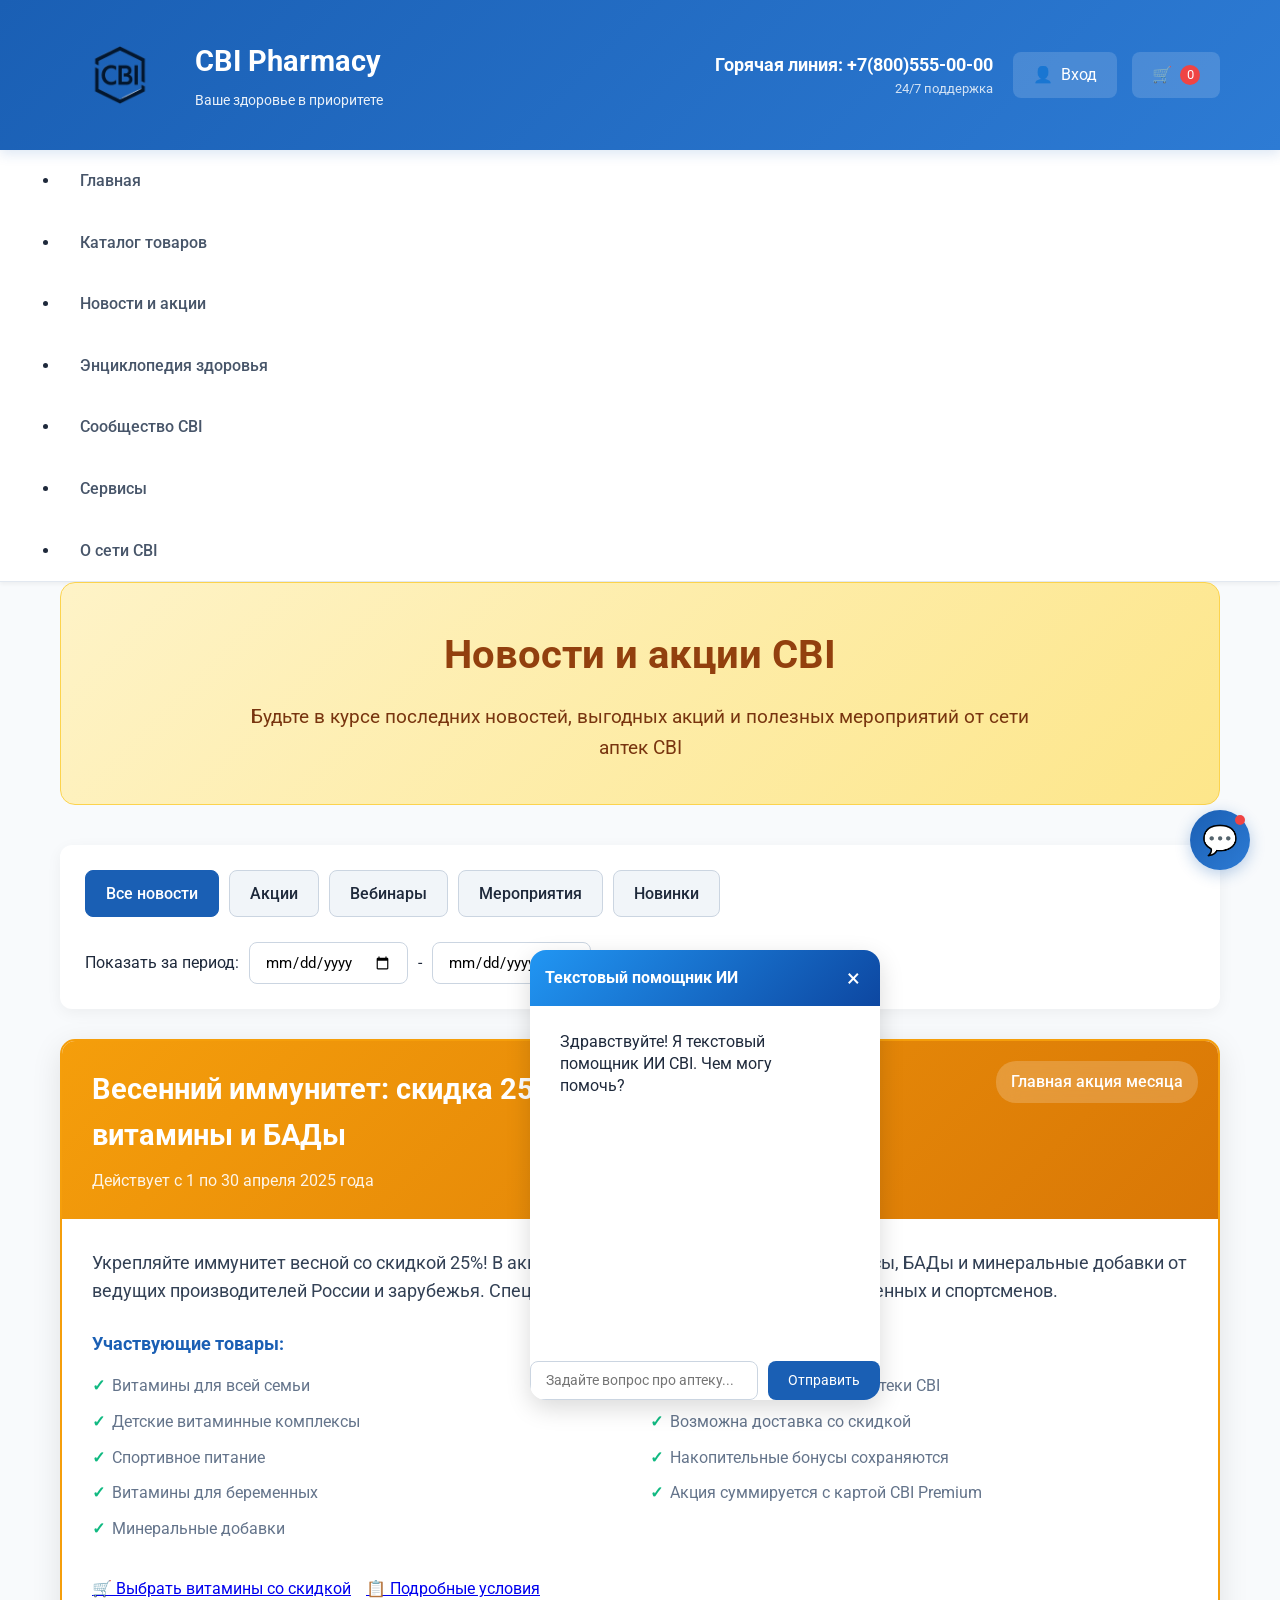
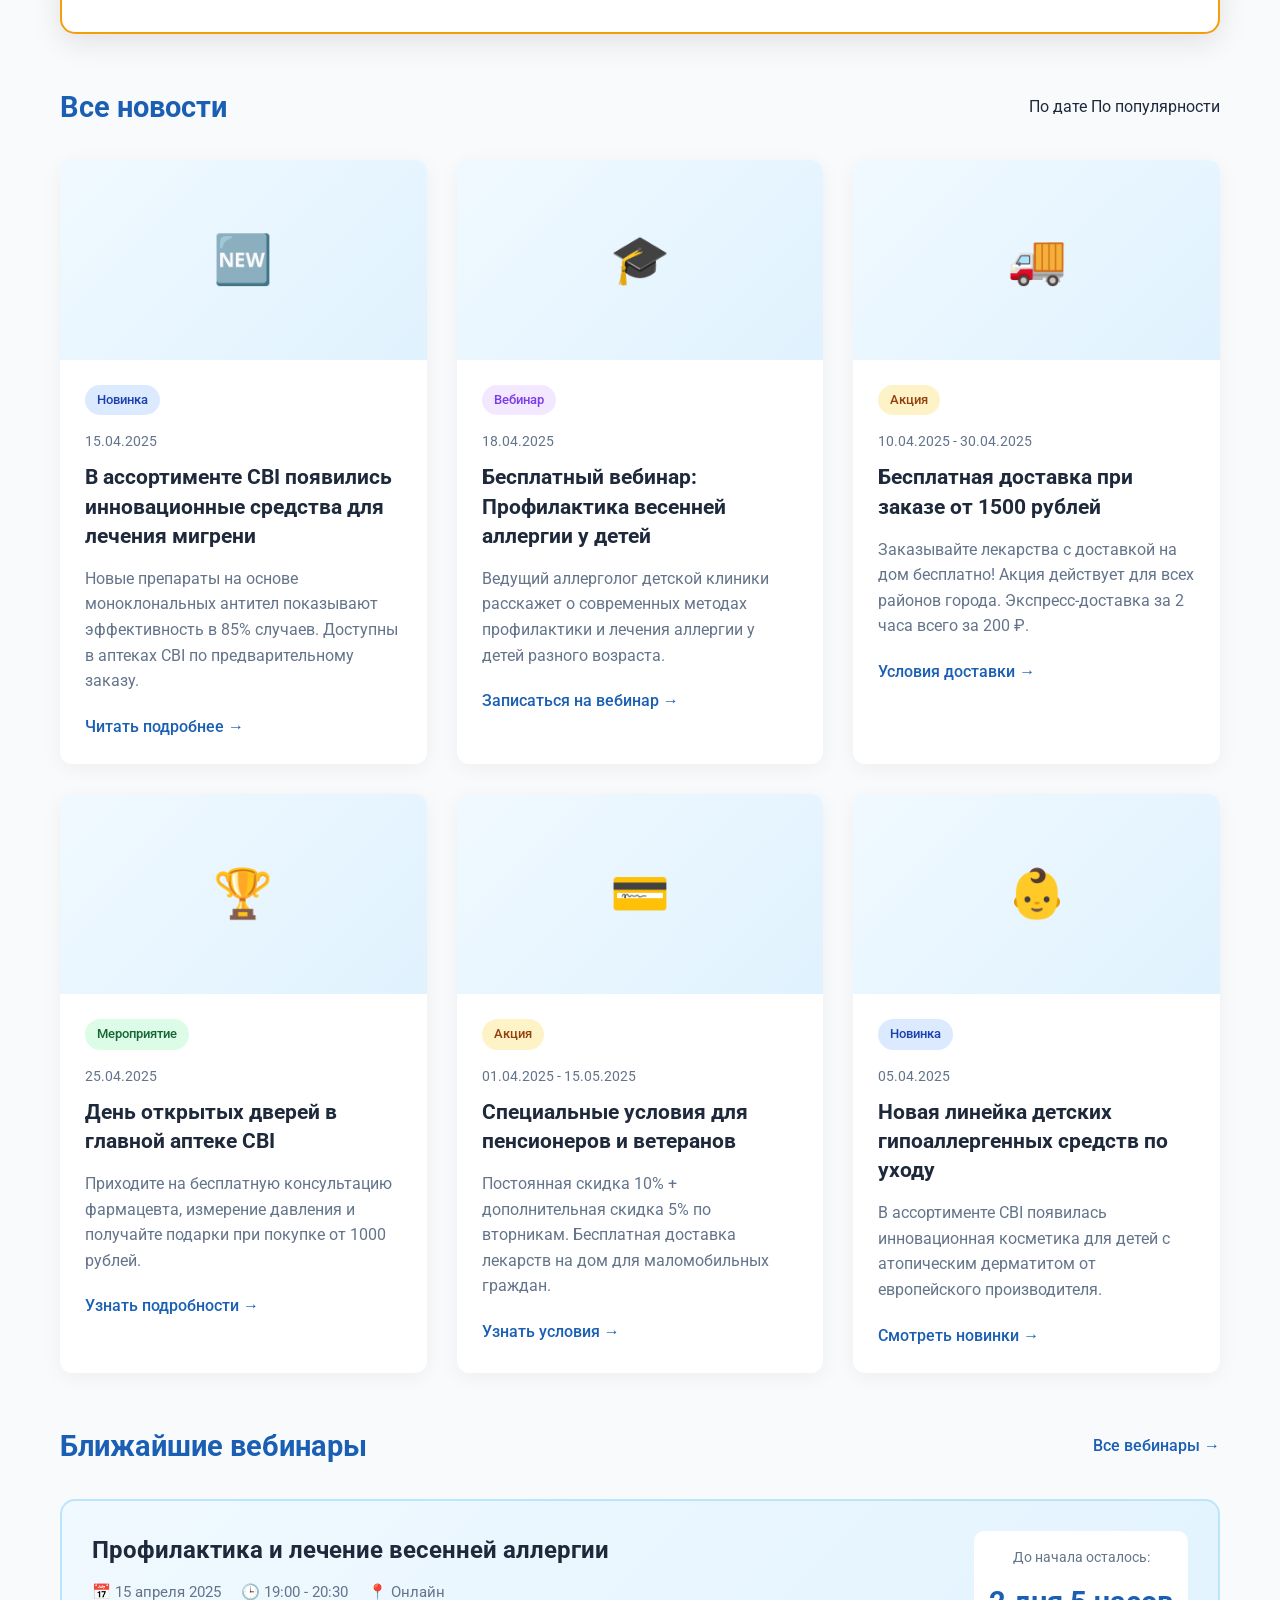
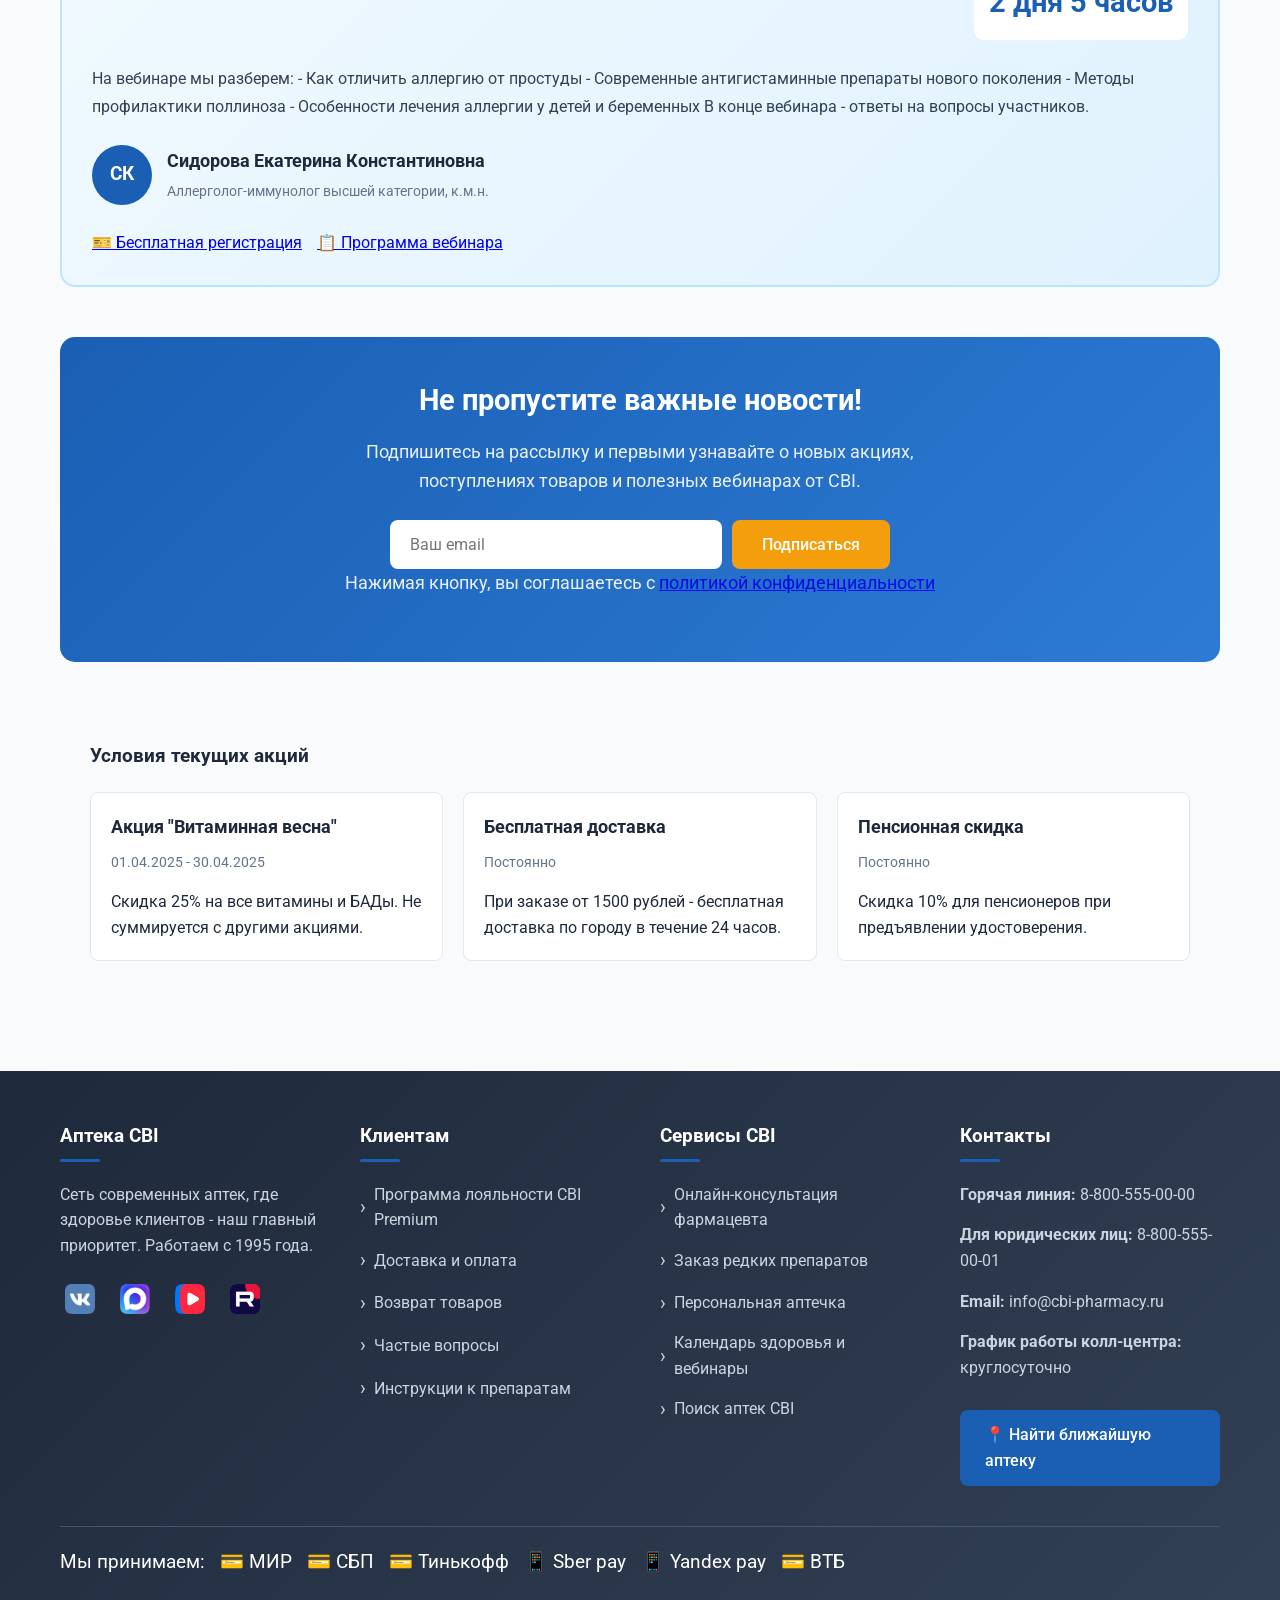
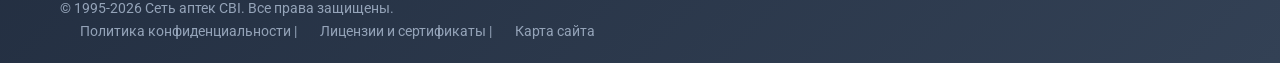
<file: news.html>
<!DOCTYPE html>
<html lang="ru">
<head>
    <meta charset="UTF-8">
    <meta name="viewport" content="width=device-width, initial-scale=1.0">
    <title>Новости и акции - Аптека CBI</title>
    <link rel="stylesheet" href="AI.css">
    <link rel="stylesheet" href="cssmain.css">
    <link rel="stylesheet" href="cssnews.css">
    <link rel="stylesheet" href="https://fonts.googleapis.com/css2?family=Roboto:wght@300;400;500;700&display=swap">
    <link rel="icon" href="images/logo/cbi-logo.png" type="image/x-icon">
</head>
<body>
    <!-- Шапка (как в index.html) -->
    <header class="header">
        <div class="container">
            <div class="logo">
                <img src="7ea79be2f1a11f1b7e21e89f93961fd_2.png" width="200" height="200" alt="CBI Аптека">
                <div class="logo-text">
                    <h1>CBI Pharmacy</h1>
                    <p>Ваше здоровье в приоритете</p>
                </div>
            </div>
            <div class="header-controls">
                <div class="contact-info">
                    <p>Горячая линия: +7(800)555-00-00</p>
                    <p>24/7 поддержка</p>
                </div>
                <div class="user-menu">
                    <a href="personal-cabinet.html" class="btn-login">
                        <span>👤</span>
                        Вход
                    </a>
                    <a href="#" class="cart-icon">
                        <span>🛒</span>
                        <span class="cart-count">0</span>
                    </a>
                </div>
            </div>
        </div>
    </header>

    <!-- Навигация (как в index.html) -->
    <nav class="main-nav">
        <div class="container">
            <ul>
                <li><a href="index.html">Главная</a></li>
                <li>
                    <a href="catalog.html">Каталог товаров</a>
                    <ul class="submenu">
                        <li><a href="catalog.html?category=medicines">Лекарства</a></li>
                        <li><a href="catalog.html?category=vitamins">Витамины и БАДы</a></li>
                        <li><a href="catalog.html?category=cosmetics">Косметика</a></li>
                        <li><a href="catalog.html?category=children">Детские товары</a></li>
                        <li><a href="catalog.html?category=medical">Медицинские изделия</a></li>
                    </ul>
                </li>
                <li><a href="news.html" class="active">Новости и акции</a></li>
                <li><a href="encyclopedia.html">Энциклопедия здоровья</a></li>
                <li><a href="community.html">Сообщество CBI</a></li>
                <li>
                    <a href="services.html">Сервисы</a>
                    <ul class="submenu">
                        <li><a href="order-medicine.html">Запрос лекарств</a></li>
                        <li><a href="consultation.html">Консультация фармацевта</a></li>
                        <li><a href="personal-medkit.html">Персональная аптечка</a></li>
                        <li><a href="loyalty.html">Программа лояльности</a></li>
                    </ul>
                </li>
                <li><a href="about.html">О сети CBI</a></li>
            </ul>
        </div>
    </nav>

    <!-- Основное содержимое новостей -->
    <main>
        <div class="container">
            <!-- Заголовок -->
            <div class="news-header">
                <h1>Новости и акции CBI</h1>
                <p>Будьте в курсе последних новостей, выгодных акций и полезных мероприятий от сети аптек CBI</p>
            </div>

            <!-- Фильтры -->
            <div class="news-filters">
                <div class="filter-tabs">
                    <span class="filter-tab active">Все новости</span>
                    <span class="filter-tab">Акции</span>
                    <span class="filter-tab">Вебинары</span>
                    <span class="filter-tab">Мероприятия</span>
                    <span class="filter-tab">Новинки</span>
                </div>
                <div class="filter-controls">
                    <div class="date-filter">
                        <span>Показать за период:</span>
                        <input type="date">
                        <span>-</span>
                        <input type="date">
                    </div>
                    <button class="btn-cabinet">Применить фильтры</button>
                </div>
            </div>

            <!-- Главная акция -->
            <section class="featured-promotions">
                <div class="promotion-card-large">
                    <div class="promotion-header">
                        <div class="promotion-badge">Главная акция месяца</div>
                        <h2>Весенний иммунитет: скидка 25% на все витамины и БАДы</h2>
                        <div class="promotion-period">Действует с 1 по 30 апреля 2025 года</div>
                    </div>
                    <div class="promotion-body">
                        <p class="promotion-description">
                            Укрепляйте иммунитет весной со скидкой 25%! В акции участвуют все витаминные комплексы, 
                            БАДы и минеральные добавки от ведущих производителей России и зарубежья. 
                            Специальные предложения для детей, беременных и спортсменов.
                        </p>
                        
                        <div class="promotion-details">
                            <div class="detail-item">
                                <h4>Участвующие товары:</h4>
                                <ul>
                                    <li>Витамины для всей семьи</li>
                                    <li>Детские витаминные комплексы</li>
                                    <li>Спортивное питание</li>
                                    <li>Витамины для беременных</li>
                                    <li>Минеральные добавки</li>
                                </ul>
                            </div>
                            
                            <div class="detail-item">
                                <h4>Условия акции:</h4>
                                <ul>
                                    <li>Скидка действует на все аптеки CBI</li>
                                    <li>Возможна доставка со скидкой</li>
                                    <li>Накопительные бонусы сохраняются</li>
                                    <li>Акция суммируется с картой CBI Premium</li>
                                </ul>
                            </div>
                        </div>
                        
                        <div class="promotion-actions">
                            <a href="catalog.html?category=vitamins" class="btn-cabinet primary">
                                <span>🛒</span>
                                Выбрать витамины со скидкой
                            </a>
                            <a href="#terms" class="btn-cabinet">
                                <span>📋</span>
                                Подробные условия
                            </a>
                        </div>
                    </div>
                </div>
            </section>

            <!-- Сетка новостей -->
            <section class="news-grid-section">
                <div class="section-header">
                    <h2>Все новости</h2>
                    <div class="sort-options">
                        <span class="sort-option active">По дате</span>
                        <span class="sort-option">По популярности</span>
                    </div>
                </div>
                
                <div class="news-grid">
                    <!-- Новость 1 -->
                    <article class="news-item">
                        <div class="news-image">
                            <span>🆕</span>
                        </div>
                        <div class="news-content">
                            <span class="news-type type-news">Новинка</span>
                            <span class="news-date">15.04.2025</span>
                            <h3>В ассортименте CBI появились инновационные средства для лечения мигрени</h3>
                            <p class="news-excerpt">
                                Новые препараты на основе моноклональных антител показывают эффективность 
                                в 85% случаев. Доступны в аптеках CBI по предварительному заказу.
                            </p>
                            <a href="#" class="news-link">Читать подробнее →</a>
                        </div>
                    </article>
                    
                    <!-- Новость 2 -->
                    <article class="news-item">
                        <div class="news-image">
                            <span>🎓</span>
                        </div>
                        <div class="news-content">
                            <span class="news-type type-webinar">Вебинар</span>
                            <span class="news-date">18.04.2025</span>
                            <h3>Бесплатный вебинар: Профилактика весенней аллергии у детей</h3>
                            <p class="news-excerpt">
                                Ведущий аллерголог детской клиники расскажет о современных методах 
                                профилактики и лечения аллергии у детей разного возраста.
                            </p>
                            <a href="#" class="news-link">Записаться на вебинар →</a>
                        </div>
                    </article>
                    
                    <!-- Новость 3 -->
                    <article class="news-item">
                        <div class="news-image">
                            <span>🚚</span>
                        </div>
                        <div class="news-content">
                            <span class="news-type type-promotion">Акция</span>
                            <span class="news-date">10.04.2025 - 30.04.2025</span>
                            <h3>Бесплатная доставка при заказе от 1500 рублей</h3>
                            <p class="news-excerpt">
                                Заказывайте лекарства с доставкой на дом бесплатно! Акция действует 
                                для всех районов города. Экспресс-доставка за 2 часа всего за 200 ₽.
                            </p>
                            <a href="#" class="news-link">Условия доставки →</a>
                        </div>
                    </article>
                    
                    <!-- Новость 4 -->
                    <article class="news-item">
                        <div class="news-image">
                            <span>🏆</span>
                        </div>
                        <div class="news-content">
                            <span class="news-type type-event">Мероприятие</span>
                            <span class="news-date">25.04.2025</span>
                            <h3>День открытых дверей в главной аптеке CBI</h3>
                            <p class="news-excerpt">
                                Приходите на бесплатную консультацию фармацевта, измерение давления 
                                и получайте подарки при покупке от 1000 рублей.
                            </p>
                            <a href="#" class="news-link">Узнать подробности →</a>
                        </div>
                    </article>
                    
                    <!-- Новость 5 -->
                    <article class="news-item">
                        <div class="news-image">
                            <span>💳</span>
                        </div>
                        <div class="news-content">
                            <span class="news-type type-promotion">Акция</span>
                            <span class="news-date">01.04.2025 - 15.05.2025</span>
                            <h3>Специальные условия для пенсионеров и ветеранов</h3>
                            <p class="news-excerpt">
                                Постоянная скидка 10% + дополнительная скидка 5% по вторникам. 
                                Бесплатная доставка лекарств на дом для маломобильных граждан.
                            </p>
                            <a href="#" class="news-link">Узнать условия →</a>
                        </div>
                    </article>
                    
                    <!-- Новость 6 -->
                    <article class="news-item">
                        <div class="news-image">
                            <span>👶</span>
                        </div>
                        <div class="news-content">
                            <span class="news-type type-news">Новинка</span>
                            <span class="news-date">05.04.2025</span>
                            <h3>Новая линейка детских гипоаллергенных средств по уходу</h3>
                            <p class="news-excerpt">
                                В ассортименте CBI появилась инновационная косметика для детей 
                                с атопическим дерматитом от европейского производителя.
                            </p>
                            <a href="#" class="news-link">Смотреть новинки →</a>
                        </div>
                    </article>
                </div>
            </section>

            <!-- Вебинары -->
            <section class="webinars-section">
                <div class="section-header">
                    <h2>Ближайшие вебинары</h2>
                    <a href="webinars.html" class="view-all">Все вебинары →</a>
                </div>
                
                <div class="webinar-card">
                    <div class="webinar-header">
                        <div class="webinar-info">
                            <h3>Профилактика и лечение весенней аллергии</h3>
                            <div class="webinar-meta">
                                <span>📅 15 апреля 2025</span>
                                <span>🕒 19:00 - 20:30</span>
                                <span>📍 Онлайн</span>
                            </div>
                        </div>
                        <div class="webinar-countdown">
                            <div class="countdown-label">До начала осталось:</div>
                            <div class="countdown-timer">2 дня 5 часов</div>
                        </div>
                    </div>
                    
                    <p class="webinar-description">
                        На вебинаре мы разберем:
                        - Как отличить аллергию от простуды
                        - Современные антигистаминные препараты нового поколения
                        - Методы профилактики поллиноза
                        - Особенности лечения аллергии у детей и беременных
                        В конце вебинара - ответы на вопросы участников.
                    </p>
                    
                    <div class="speaker-info">
                        <div class="speaker-avatar">СК</div>
                        <div class="speaker-details">
                            <h4>Сидорова Екатерина Константиновна</h4>
                            <p>Аллерголог-иммунолог высшей категории, к.м.н.</p>
                        </div>
                    </div>
                    
                    <div class="promotion-actions">
                        <a href="#" class="btn-cabinet primary">
                            <span>🎫</span>
                            Бесплатная регистрация
                        </a>
                        <a href="#" class="btn-cabinet">
                            <span>📋</span>
                            Программа вебинара
                        </a>
                    </div>
                </div>
            </section>

            <!-- Подписка на новости -->
            <section class="newsletter-subscription">
                <h2>Не пропустите важные новости!</h2>
                <p>Подпишитесь на рассылку и первыми узнавайте о новых акциях, поступлениях товаров и полезных вебинарах от CBI.</p>
                <form class="subscription-form">
                    <input type="email" placeholder="Ваш email" required>
                    <button type="submit">Подписаться</button>
                </form>
                <p class="privacy-note">
                    Нажимая кнопку, вы соглашаетесь с <a href="privacy.html">политикой конфиденциальности</a>
                </p>
            </section>

            <!-- Архив акций -->
            <section class="promo-archive" id="terms">
                <h3>Условия текущих акций</h3>
                <div class="archive-list">
                    <div class="archive-item">
                        <h4>Акция "Витаминная весна"</h4>
                        <span class="archive-date">01.04.2025 - 30.04.2025</span>
                        <p>Скидка 25% на все витамины и БАДы. Не суммируется с другими акциями.</p>
                    </div>
                    <div class="archive-item">
                        <h4>Бесплатная доставка</h4>
                        <span class="archive-date">Постоянно</span>
                        <p>При заказе от 1500 рублей - бесплатная доставка по городу в течение 24 часов.</p>
                    </div>
                    <div class="archive-item">
                        <h4>Пенсионная скидка</h4>
                        <span class="archive-date">Постоянно</span>
                        <p>Скидка 10% для пенсионеров при предъявлении удостоверения.</p>
                    </div>
                </div>
            </section>
        </div>
    </main>

    <!-- Футер (как в index.html) -->
    <footer>
        <div class="container">
            <div class="footer-grid">
                <div class="footer-section">
                    <h3>Аптека CBI</h3>
                    <p>Сеть современных аптек, где здоровье клиентов - наш главный приоритет. Работаем с 1995 года.</p>
                   <div class="social-links">
                        <a href="#" title="ВКонтакте"><img src="i (2) (1).png" width="30" height="30" alt="CBI Аптека"></a>
                        <a href="#" title="MAX"><img src="fotor_2026-04-03_09-42-40 (1) (1).png" width="30" height="30" alt="CBI Аптека"></a>
                        <a href="#" title="VK Video"><img src="VK_Video.svg (1).png" width="30" height="30" alt="CBI Аптека"></a>
                        <a href="#" title="Rutube"><img src="620x530-2 (1).png" width="30" height="30" alt="CBI Аптека"></a>
                    </div>
                </div>
                
                <div class="footer-section">
                    <h3>Клиентам</h3>
                    <ul>
                        <li><a href="loyalty.html">Программа лояльности CBI Premium</a></li>
                        <li><a href="delivery.html">Доставка и оплата</a></li>
                        <li><a href="return.html">Возврат товаров</a></li>
                        <li><a href="faq.html">Частые вопросы</a></li>
                        <li><a href="instructions.html">Инструкции к препаратам</a></li>
                    </ul>
                </div>
                
                <div class="footer-section">
                    <h3>Сервисы CBI</h3>
                    <ul>
                        <li><a href="consultation.html">Онлайн-консультация фармацевта</a></li>
                        <li><a href="order-medicine.html">Заказ редких препаратов</a></li>
                        <li><a href="personal-medkit.html">Персональная аптечка</a></li>
                        <li><a href="health-calendar.html">Календарь здоровья и вебинары</a></li>
                        <li><a href="stores.html">Поиск аптек CBI</a></li>
                    </ul>
                </div>
                
                <div class="footer-section">
                    <h3>Контакты</h3>
                    <p><strong>Горячая линия:</strong> 8-800-555-00-00</p>
                    <p><strong>Для юридических лиц:</strong> 8-800-555-00-01</p>
                    <p><strong>Email:</strong> info@cbi-pharmacy.ru</p>
                    <p><strong>График работы колл-центра:</strong> круглосуточно</p>
                    <a href="stores.html" class="btn-stores">📍 Найти ближайшую аптеку</a>
                </div>
            </div>
            
            <div class="footer-bottom">
              <div class="payment-methods">
                    <span>Мы принимаем:</span>
                    <span>💳 МИР</span>
                    <span>💳 СБП</span>
                    <span>💳 Тинькофф</span>
                    <span>📱 Sber pay</span>
                    <span>📱 Yandex pay</span>
                    <span>💳 ВТБ</span>
                </div>
                <div class="legal">
                    <p>© 1995-2026 Сеть аптек CBI. Все права защищены.</p>
                    <p>
                        <a href="privacy.html">Политика конфиденциальности</a> | 
                        <a href="license.html">Лицензии и сертификаты</a> | 
                        <a href="sitemap.html">Карта сайта</a>
                    </p>
                </div>
            </div>
        </div>
    </footer>

    <!-- Виджет поддержки (основной) -->
<div class="support-widget">
  <div class="support-toggle">
    <span>💬</span>
    <span class="pulse-dot"></span>
  </div>
  <div class="support-content">
    <div class="support-header">
      <h3>Поддержка CBI</h3>
      <button class="close-support">×</button>
    </div>
    <div class="support-body">
      <div class="support-options">
        <button class="support-option">
          <span>📞</span>
          <div>
            <h4>Позвонить нам</h4>
            <p>8-800-555-00-00 (круглосуточно)</p>
          </div>
        </button>
        <button class="support-option">
          <span>✉️</span>
          <div>
            <h4>Написать email</h4>
            <p>Ответ в течение 2 часов</p>
          </div>
        </button>
        <button class="support-option chat-trigger">
          <span>💬</span>
          <div>
            <h4>Онлайн-чат</h4>
            <p>Быстрые ответы на вопросы</p>
          </div>
        </button>
        <button class="support-option">
          <span>👨‍⚕️</span>
          <div>
            <h4>Консультация фармацевта</h4>
            <p>Помощь в подборе препаратов</p>
          </div>
        </button>
      </div>
    </div>
  </div>
</div>

<!-- Виджет чата ИИ (отдельный, изначально скрыт) -->
<div id="ai-chat-widget" class="ai-chat-widget">
  <div class="chat-header">
    <h3>Текстовый помощник ИИ</h3>
    <button class="close-chat">×</button>
  </div>
  <div class="chat-messages">
    <div class="message bot">Здравствуйте! Я текстовый помощник ИИ CBI. Чем могу помочь?</div>
  </div>
  <div class="chat-input">
    <input type="text" placeholder="Задайте вопрос про аптеку...">
    <button>Отправить</button>
  </div>
</div>

  
<script src="AI.js"></script>
</body>
</html>
</file>
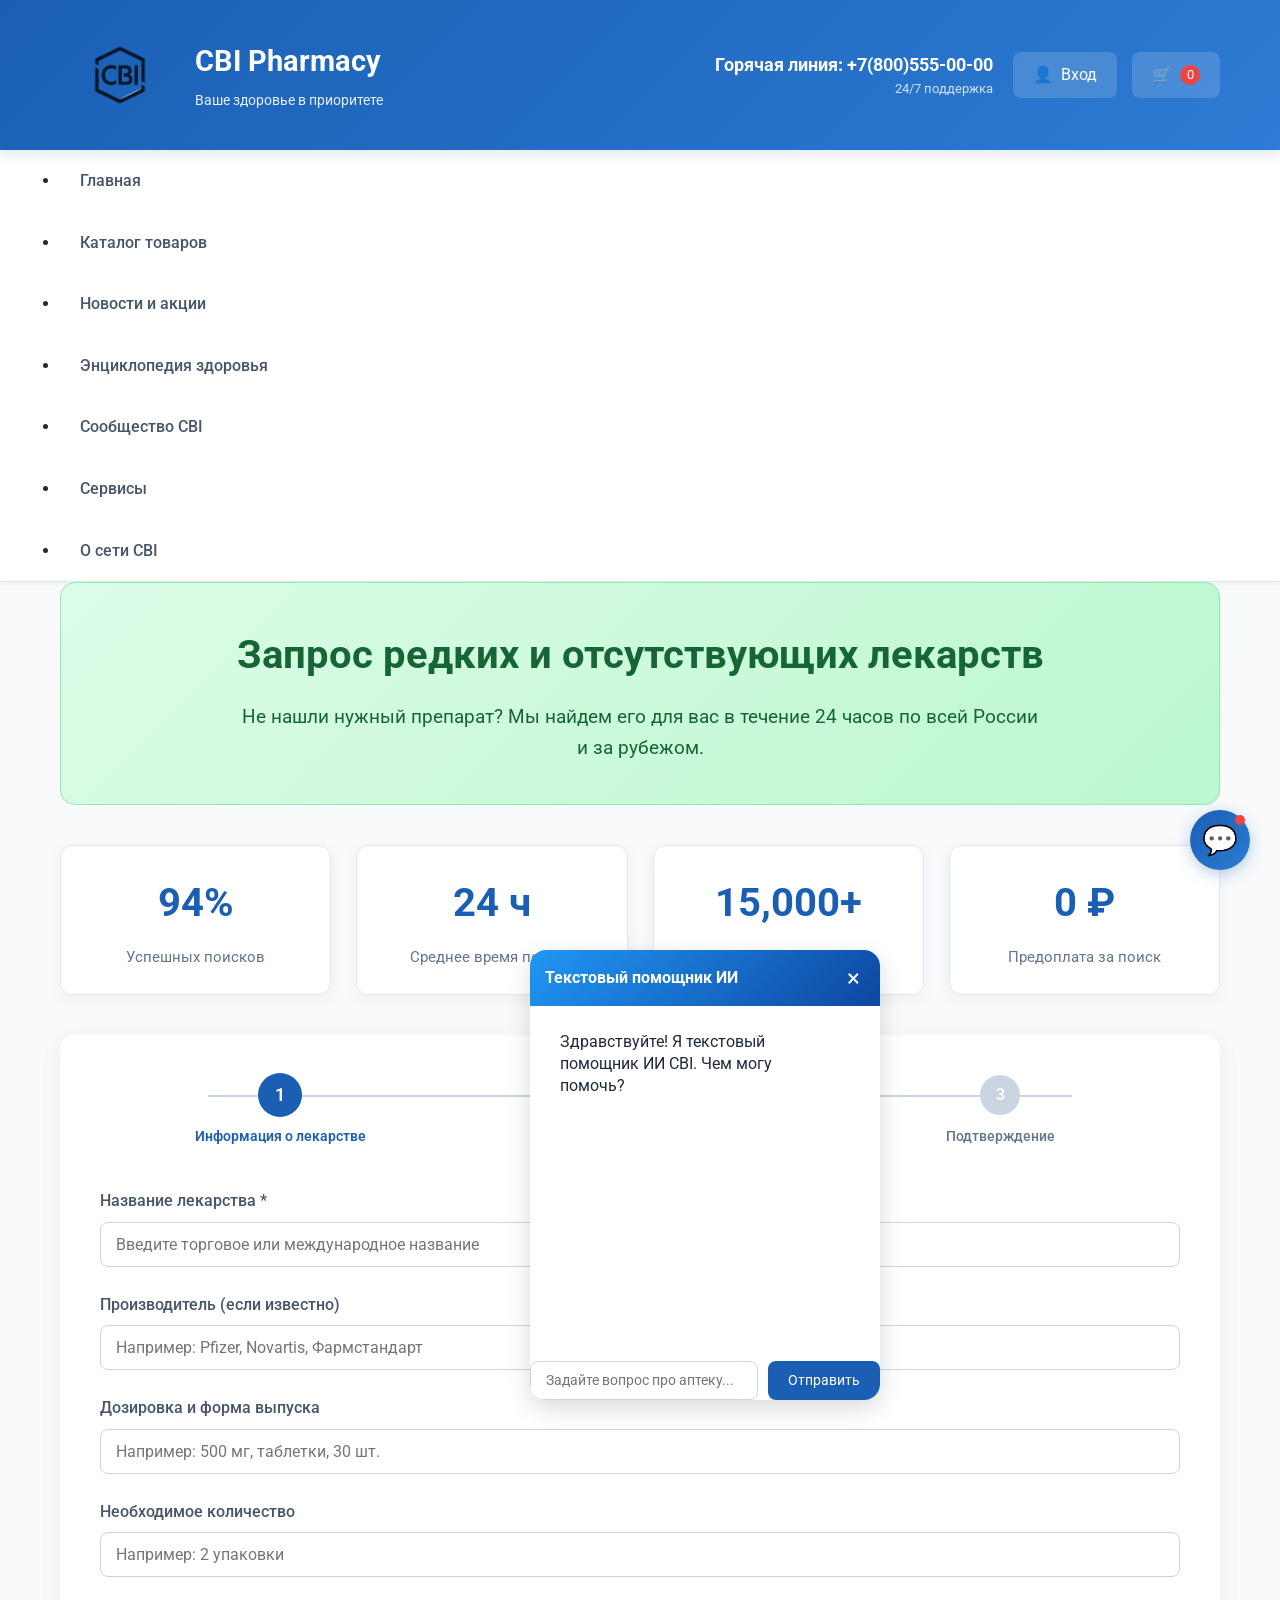
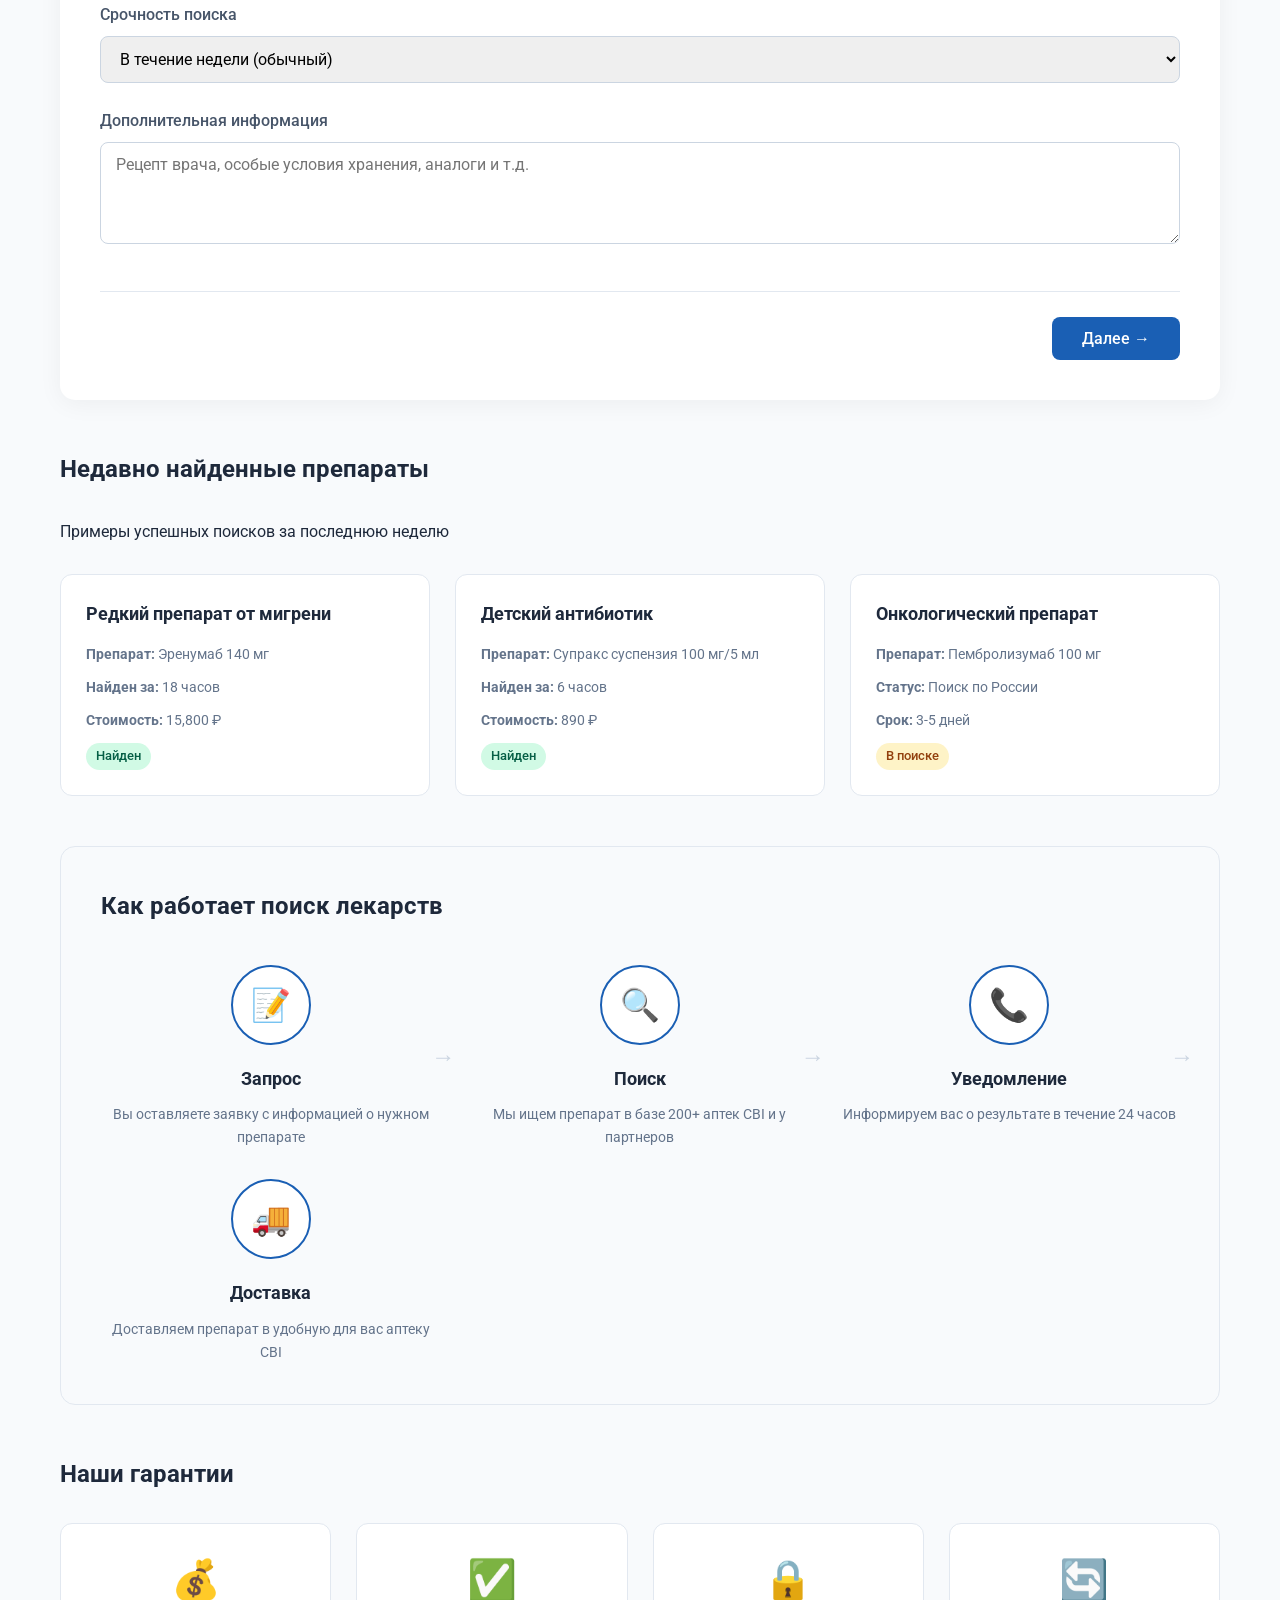
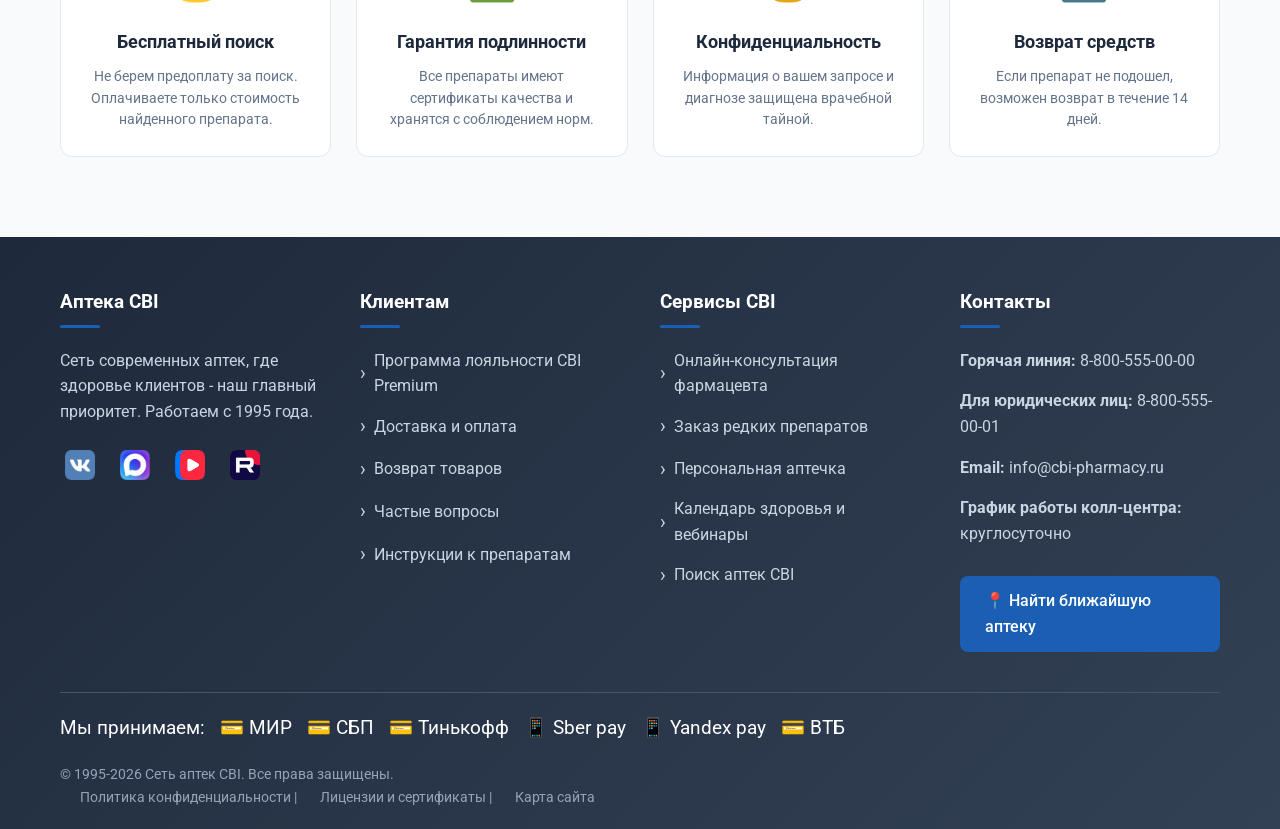
<file: order-medicine.html>
<!DOCTYPE html>
<html lang="ru">
<head>
    <meta charset="UTF-8">
    <meta name="viewport" content="width=device-width, initial-scale=1.0">
    <title>Запрос лекарств - Аптека CBI</title>
    <link rel="stylesheet" href="AI.css">
    <link rel="stylesheet" href="cssmain.css">
    <link rel="stylesheet" href="cssorder-medicine.css">
    <link rel="stylesheet" href="https://fonts.googleapis.com/css2?family=Roboto:wght@300;400;500;700&display=swap">
    <link rel="icon" href="images/logo/cbi-logo.png" type="image/x-icon">
</head>
<body>
    <!-- Шапка  -->
    <header class="header">
        <div class="container">
            <div class="logo">
               <img src="7ea79be2f1a11f1b7e21e89f93961fd_2.png" width="200" height="200" alt="CBI Аптека">
                <div class="logo-text">
                    <h1>CBI Pharmacy</h1>
                    <p>Ваше здоровье в приоритете</p>
                </div>
            </div>
            <div class="header-controls">
                <div class="contact-info">
                    <p>Горячая линия: +7(800)555-00-00</p>
                    <p>24/7 поддержка</p>
                </div>
                <div class="user-menu">
                    <a href="personal-cabinet.html" class="btn-login">
                        <span>👤</span>
                        Вход
                    </a>
                    <a href="#" class="cart-icon">
                        <span>🛒</span>
                        <span class="cart-count">0</span>
                    </a>
                </div>
            </div>
        </div>
    </header>

    <!-- Навигация  -->
    <nav class="main-nav">
        <div class="container">
            <ul>
                <li><a href="index.html">Главная</a></li>
                <li>
                    <a href="catalog.html">Каталог товаров</a>
                    <ul class="submenu">
                        <li><a href="catalog.html?category=medicines">Лекарства</a></li>
                        <li><a href="catalog.html?category=vitamins">Витамины и БАДы</a></li>
                        <li><a href="catalog.html?category=cosmetics">Косметика</a></li>
                        <li><a href="catalog.html?category=children">Детские товары</a></li>
                        <li><a href="catalog.html?category=medical">Медицинские изделия</a></li>
                    </ul>
                </li>
                <li><a href="news.html">Новости и акции</a></li>
                <li><a href="encyclopedia.html">Энциклопедия здоровья</a></li>
                <li><a href="community.html">Сообщество CBI</a></li>
                <li>
                    <a href="services.html" class="active">Сервисы</a>
                    <ul class="submenu">
                        <li><a href="order-medicine.html">Запрос лекарств</a></li>
                        <li><a href="consultation.html">Консультация фармацевта</a></li>
                        <li><a href="personal-medkit.html">Персональная аптечка</a></li>
                        <li><a href="loyalty.html">Программа лояльности</a></li>
                    </ul>
                </li>
                <li><a href="about.html">О сети CBI</a></li>
            </ul>
        </div>
    </nav>

    <!-- Основное содержимое запроса лекарств -->
    <main>
        <div class="container">
            <!-- Заголовок -->
            <div class="order-header">
                <h1>Запрос редких и отсутствующих лекарств</h1>
                <p>Не нашли нужный препарат? Мы найдем его для вас в течение 24 часов по всей России и за рубежом.</p>
            </div>

            <!-- Статистика -->
            <div class="request-stats">
                <div class="stat-card">
                    <div class="stat-value">94%</div>
                    <div class="stat-label">Успешных поисков</div>
                </div>
                <div class="stat-card">
                    <div class="stat-value">24 ч</div>
                    <div class="stat-label">Среднее время поиска</div>
                </div>
                <div class="stat-card">
                    <div class="stat-value">15,000+</div>
                    <div class="stat-label">Найдено препаратов</div>
                </div>
                <div class="stat-card">
                    <div class="stat-value">0 ₽</div>
                    <div class="stat-label">Предоплата за поиск</div>
                </div>
            </div>

            <!-- Форма запроса -->
            <section class="request-form-container">
                <div class="form-steps">
                    <div class="step-indicator active">
                        <div class="step-number">1</div>
                        <div class="step-label">Информация о лекарстве</div>
                    </div>
                    <div class="step-indicator">
                        <div class="step-number">2</div>
                        <div class="step-label">Контактные данные</div>
                    </div>
                    <div class="step-indicator">
                        <div class="step-number">3</div>
                        <div class="step-label">Подтверждение</div>
                    </div>
                </div>

                <!-- Шаг 1 -->
                <form class="form-step active" id="step1">
                    <div class="form-row">
                        <label for="medicineName">Название лекарства *</label>
                        <div class="medicine-search">
                            <input type="text" id="medicineName" placeholder="Введите торговое или международное название" required>
                            <div class="search-suggestions">
                                <div class="suggestion-item">Амброксол 30 мг таблетки</div>
                                <div class="suggestion-item">Амоксиклав 875+125 мг</div>
                                <div class="suggestion-item">Азитромицин 500 мг капсулы</div>
                            </div>
                        </div>
                    </div>

                    <div class="form-row">
                        <label for="manufacturer">Производитель (если известно)</label>
                        <input type="text" id="manufacturer" placeholder="Например: Pfizer, Novartis, Фармстандарт">
                    </div>

                    <div class="form-row">
                        <label for="dosage">Дозировка и форма выпуска</label>
                        <input type="text" id="dosage" placeholder="Например: 500 мг, таблетки, 30 шт.">
                    </div>

                    <div class="form-row">
                        <label for="quantity">Необходимое количество</label>
                        <input type="number" id="quantity" placeholder="Например: 2 упаковки" min="1">
                    </div>

                    <div class="form-row">
                        <label for="urgency">Срочность поиска</label>
                        <select id="urgency">
                            <option value="normal">В течение недели (обычный)</option>
                            <option value="urgent">В течение 48 часов (срочный)</option>
                            <option value="emergency">В течение 24 часов (экстренный)</option>
                        </select>
                    </div>

                    <div class="form-row">
                        <label for="notes">Дополнительная информация</label>
                        <textarea id="notes" rows="4" placeholder="Рецепт врача, особые условия хранения, аналоги и т.д."></textarea>
                    </div>
                </form>

                <!-- Шаг 2 -->
                <form class="form-step" id="step2" style="display: none;">
                    <div class="form-row">
                        <label for="fullName">ФИО *</label>
                        <input type="text" id="fullName" placeholder="Иванов Иван Иванович" required>
                    </div>

                    <div class="form-row">
                        <label for="phone">Телефон *</label>
                        <input type="tel" id="phone" placeholder="+7 (999) 123-45-67" required>
                    </div>

                    <div class="form-row">
                        <label for="email">Email *</label>
                        <input type="email" id="email" placeholder="example@mail.ru" required>
                    </div>

                    <div class="form-row">
                        <label for="city">Город получения</label>
                        <input type="text" id="city" placeholder="Например: Москва">
                    </div>

                    <div class="checkbox-group">
                        <input type="checkbox" id="subscribe" checked>
                        <label for="subscribe">Уведомлять о статусе поиска по SMS и email</label>
                    </div>

                    <div class="checkbox-group">
                        <input type="checkbox" id="agreeTerms" required>
                        <label for="agreeTerms">Я согласен с условиями поиска лекарств</label>
                    </div>
                </form>

                <!-- Шаг 3 -->
                <form class="form-step" id="step3" style="display: none;">
                    <div class="summary-card">
                        <h3>Ваш запрос</h3>
                        <div class="summary-item">
                            <strong>Лекарство:</strong>
                            <span id="summary-medicine">-</span>
                        </div>
                        <div class="summary-item">
                            <strong>Производитель:</strong>
                            <span id="summary-manufacturer">-</span>
                        </div>
                        <div class="summary-item">
                            <strong>Количество:</strong>
                            <span id="summary-quantity">-</span>
                        </div>
                        <div class="summary-item">
                            <strong>Срочность:</strong>
                            <span id="summary-urgency">-</span>
                        </div>
                        <div class="summary-item">
                            <strong>Контактное лицо:</strong>
                            <span id="summary-name">-</span>
                        </div>
                        <div class="summary-item">
                            <strong>Телефон:</strong>
                            <span id="summary-phone">-</span>
                        </div>
                    </div>

                    <div class="price-estimate">
                        <h4>Ориентировочная стоимость услуги:</h4>
                        <div class="price-amount">Бесплатно</div>
                        <p class="price-note">Оплачивается только стоимость найденного препарата</p>
                    </div>
                </form>

                <!-- Навигация формы -->
                <div class="form-navigation">
                    <button type="button" class="btn-prev" id="btnPrev" style="display: none;">
                        ← Назад
                    </button>
                    <button type="button" class="btn-next" id="btnNext">
                        Далее →
                    </button>
                    <button type="submit" class="btn-submit" id="btnSubmit" style="display: none;">
                        Отправить запрос
                    </button>
                </div>
            </section>

            <!-- Примеры успешных запросов -->
            <section class="examples-section">
                <h2 class="section-header">Недавно найденные препараты</h2>
                <p class="section-subtitle">Примеры успешных поисков за последнюю неделю</p>
                
                <div class="examples-grid">
                    <div class="example-card">
                        <h4>Редкий препарат от мигрени</h4>
                        <p><strong>Препарат:</strong> Эренумаб 140 мг</p>
                        <p><strong>Найден за:</strong> 18 часов</p>
                        <p><strong>Стоимость:</strong> 15,800 ₽</p>
                        <span class="example-status status-found">Найден</span>
                    </div>
                    
                    <div class="example-card">
                        <h4>Детский антибиотик</h4>
                        <p><strong>Препарат:</strong> Супракс суспензия 100 мг/5 мл</p>
                        <p><strong>Найден за:</strong> 6 часов</p>
                        <p><strong>Стоимость:</strong> 890 ₽</p>
                        <span class="example-status status-found">Найден</span>
                    </div>
                    
                    <div class="example-card">
                        <h4>Онкологический препарат</h4>
                        <p><strong>Препарат:</strong> Пембролизумаб 100 мг</p>
                        <p><strong>Статус:</strong> Поиск по России</p>
                        <p><strong>Срок:</strong> 3-5 дней</p>
                        <span class="example-status status-searching">В поиске</span>
                    </div>
                </div>
            </section>

            <!-- Процесс обработки -->
            <section class="process-steps">
                <h2 class="section-header">Как работает поиск лекарств</h2>
                
                <div class="process-grid">
                    <div class="process-step">
                        <div class="process-icon">📝</div>
                        <h4>Запрос</h4>
                        <p>Вы оставляете заявку с информацией о нужном препарате</p>
                    </div>
                    
                    <div class="process-step">
                        <div class="process-icon">🔍</div>
                        <h4>Поиск</h4>
                        <p>Мы ищем препарат в базе 200+ аптек CBI и у партнеров</p>
                    </div>
                    
                    <div class="process-step">
                        <div class="process-icon">📞</div>
                        <h4>Уведомление</h4>
                        <p>Информируем вас о результате в течение 24 часов</p>
                    </div>
                    
                    <div class="process-step">
                        <div class="process-icon">🚚</div>
                        <h4>Доставка</h4>
                        <p>Доставляем препарат в удобную для вас аптеку CBI</p>
                    </div>
                </div>
            </section>

            <!-- Гарантии -->
            <section class="guarantees-section">
                <h2 class="section-header">Наши гарантии</h2>
                
                <div class="guarantees-grid">
                    <div class="guarantee-card">
                        <span class="guarantee-icon">💰</span>
                        <h4>Бесплатный поиск</h4>
                        <p>Не берем предоплату за поиск. Оплачиваете только стоимость найденного препарата.</p>
                    </div>
                    
                    <div class="guarantee-card">
                        <span class="guarantee-icon">✅</span>
                        <h4>Гарантия подлинности</h4>
                        <p>Все препараты имеют сертификаты качества и хранятся с соблюдением норм.</p>
                    </div>
                    
                    <div class="guarantee-card">
                        <span class="guarantee-icon">🔒</span>
                        <h4>Конфиденциальность</h4>
                        <p>Информация о вашем запросе и диагнозе защищена врачебной тайной.</p>
                    </div>
                    
                    <div class="guarantee-card">
                        <span class="guarantee-icon">🔄</span>
                        <h4>Возврат средств</h4>
                        <p>Если препарат не подошел, возможен возврат в течение 14 дней.</p>
                    </div>
                </div>
            </section>
        </div>
    </main>

    <!-- Футер (как в index.html) -->
    <footer>
        <div class="container">
            <div class="footer-grid">
                <div class="footer-section">
                    <h3>Аптека CBI</h3>
                    <p>Сеть современных аптек, где здоровье клиентов - наш главный приоритет. Работаем с 1995 года.</p>
                  <div class="social-links">
                        <a href="#" title="ВКонтакте"><img src="i (2) (1).png" width="30" height="30" alt="CBI Аптека"></a>
                        <a href="#" title="MAX"><img src="fotor_2026-04-03_09-42-40 (1) (1).png" width="30" height="30" alt="CBI Аптека"></a>
                        <a href="#" title="VK Video"><img src="VK_Video.svg (1).png" width="30" height="30" alt="CBI Аптека"></a>
                        <a href="#" title="Rutube"><img src="620x530-2 (1).png" width="30" height="30" alt="CBI Аптека"></a>
                    </div>
                </div>
                
                <div class="footer-section">
                    <h3>Клиентам</h3>
                    <ul>
                        <li><a href="loyalty.html">Программа лояльности CBI Premium</a></li>
                        <li><a href="delivery.html">Доставка и оплата</a></li>
                        <li><a href="return.html">Возврат товаров</a></li>
                        <li><a href="faq.html">Частые вопросы</a></li>
                        <li><a href="instructions.html">Инструкции к препаратам</a></li>
                    </ul>
                </div>
                
                <div class="footer-section">
                    <h3>Сервисы CBI</h3>
                    <ul>
                        <li><a href="consultation.html">Онлайн-консультация фармацевта</a></li>
                        <li><a href="order-medicine.html">Заказ редких препаратов</a></li>
                        <li><a href="personal-medkit.html">Персональная аптечка</a></li>
                        <li><a href="health-calendar.html">Календарь здоровья и вебинары</a></li>
                        <li><a href="stores.html">Поиск аптек CBI</a></li>
                    </ul>
                </div>
                
                <div class="footer-section">
                    <h3>Контакты</h3>
                    <p><strong>Горячая линия:</strong> 8-800-555-00-00</p>
                    <p><strong>Для юридических лиц:</strong> 8-800-555-00-01</p>
                    <p><strong>Email:</strong> info@cbi-pharmacy.ru</p>
                    <p><strong>График работы колл-центра:</strong> круглосуточно</p>
                    <a href="stores.html" class="btn-stores">📍 Найти ближайшую аптеку</a>
                </div>
            </div>
            
            <div class="footer-bottom">
                <div class="payment-methods">
                    <span>Мы принимаем:</span>
                    <span>💳 МИР</span>
                    <span>💳 СБП</span>
                    <span>💳 Тинькофф</span>
                    <span>📱 Sber pay</span>
                    <span>📱 Yandex pay</span>
                    <span>💳 ВТБ</span>
                </div>
                <div class="legal">
                    <p>© 1995-2026 Сеть аптек CBI. Все права защищены.</p>
                    <p>
                        <a href="privacy.html">Политика конфиденциальности</a> | 
                        <a href="license.html">Лицензии и сертификаты</a> | 
                        <a href="sitemap.html">Карта сайта</a>
                    </p>
                </div>
            </div>
        </div>
    </footer>

   <!-- Виджет поддержки (основной) -->
<div class="support-widget">
  <div class="support-toggle">
    <span>💬</span>
    <span class="pulse-dot"></span>
  </div>
  <div class="support-content">
    <div class="support-header">
      <h3>Поддержка CBI</h3>
      <button class="close-support">×</button>
    </div>
    <div class="support-body">
      <div class="support-options">
        <button class="support-option">
          <span>📞</span>
          <div>
            <h4>Позвонить нам</h4>
            <p>8-800-555-00-00 (круглосуточно)</p>
          </div>
        </button>
        <button class="support-option">
          <span>✉️</span>
          <div>
            <h4>Написать email</h4>
            <p>Ответ в течение 2 часов</p>
          </div>
        </button>
        <button class="support-option chat-trigger">
          <span>💬</span>
          <div>
            <h4>Онлайн-чат</h4>
            <p>Быстрые ответы на вопросы</p>
          </div>
        </button>
        <button class="support-option">
          <span>👨‍⚕️</span>
          <div>
            <h4>Консультация фармацевта</h4>
            <p>Помощь в подборе препаратов</p>
          </div>
        </button>
      </div>
    </div>
  </div>
</div>

<!-- Виджет чата ИИ (отдельный, изначально скрыт) -->
<div id="ai-chat-widget" class="ai-chat-widget">
  <div class="chat-header">
    <h3>Текстовый помощник ИИ</h3>
    <button class="close-chat">×</button>
  </div>
  <div class="chat-messages">
    <div class="message bot">Здравствуйте! Я текстовый помощник ИИ CBI. Чем могу помочь?</div>
  </div>
  <div class="chat-input">
    <input type="text" placeholder="Задайте вопрос про аптеку...">
    <button>Отправить</button>
  </div>
</div>

  
<script src="AI.js"></script>
</body>
</html>
</file>
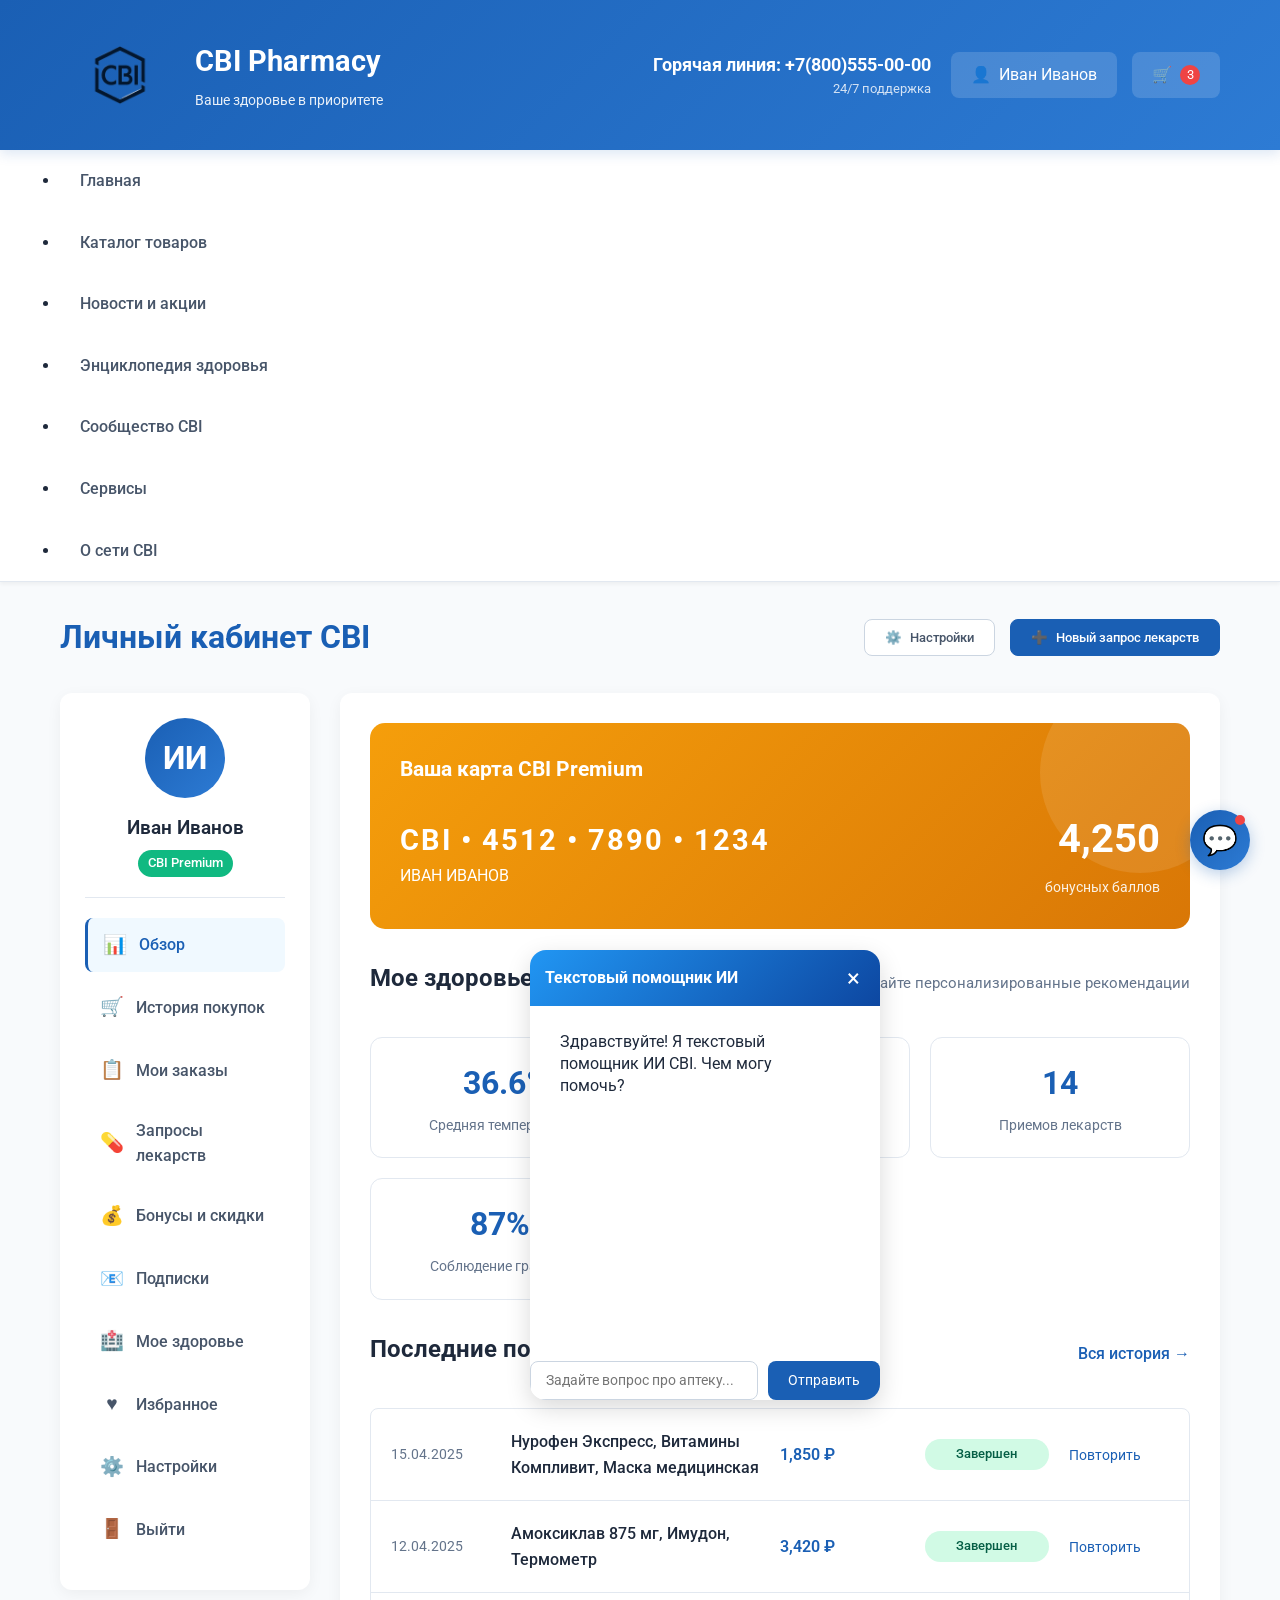
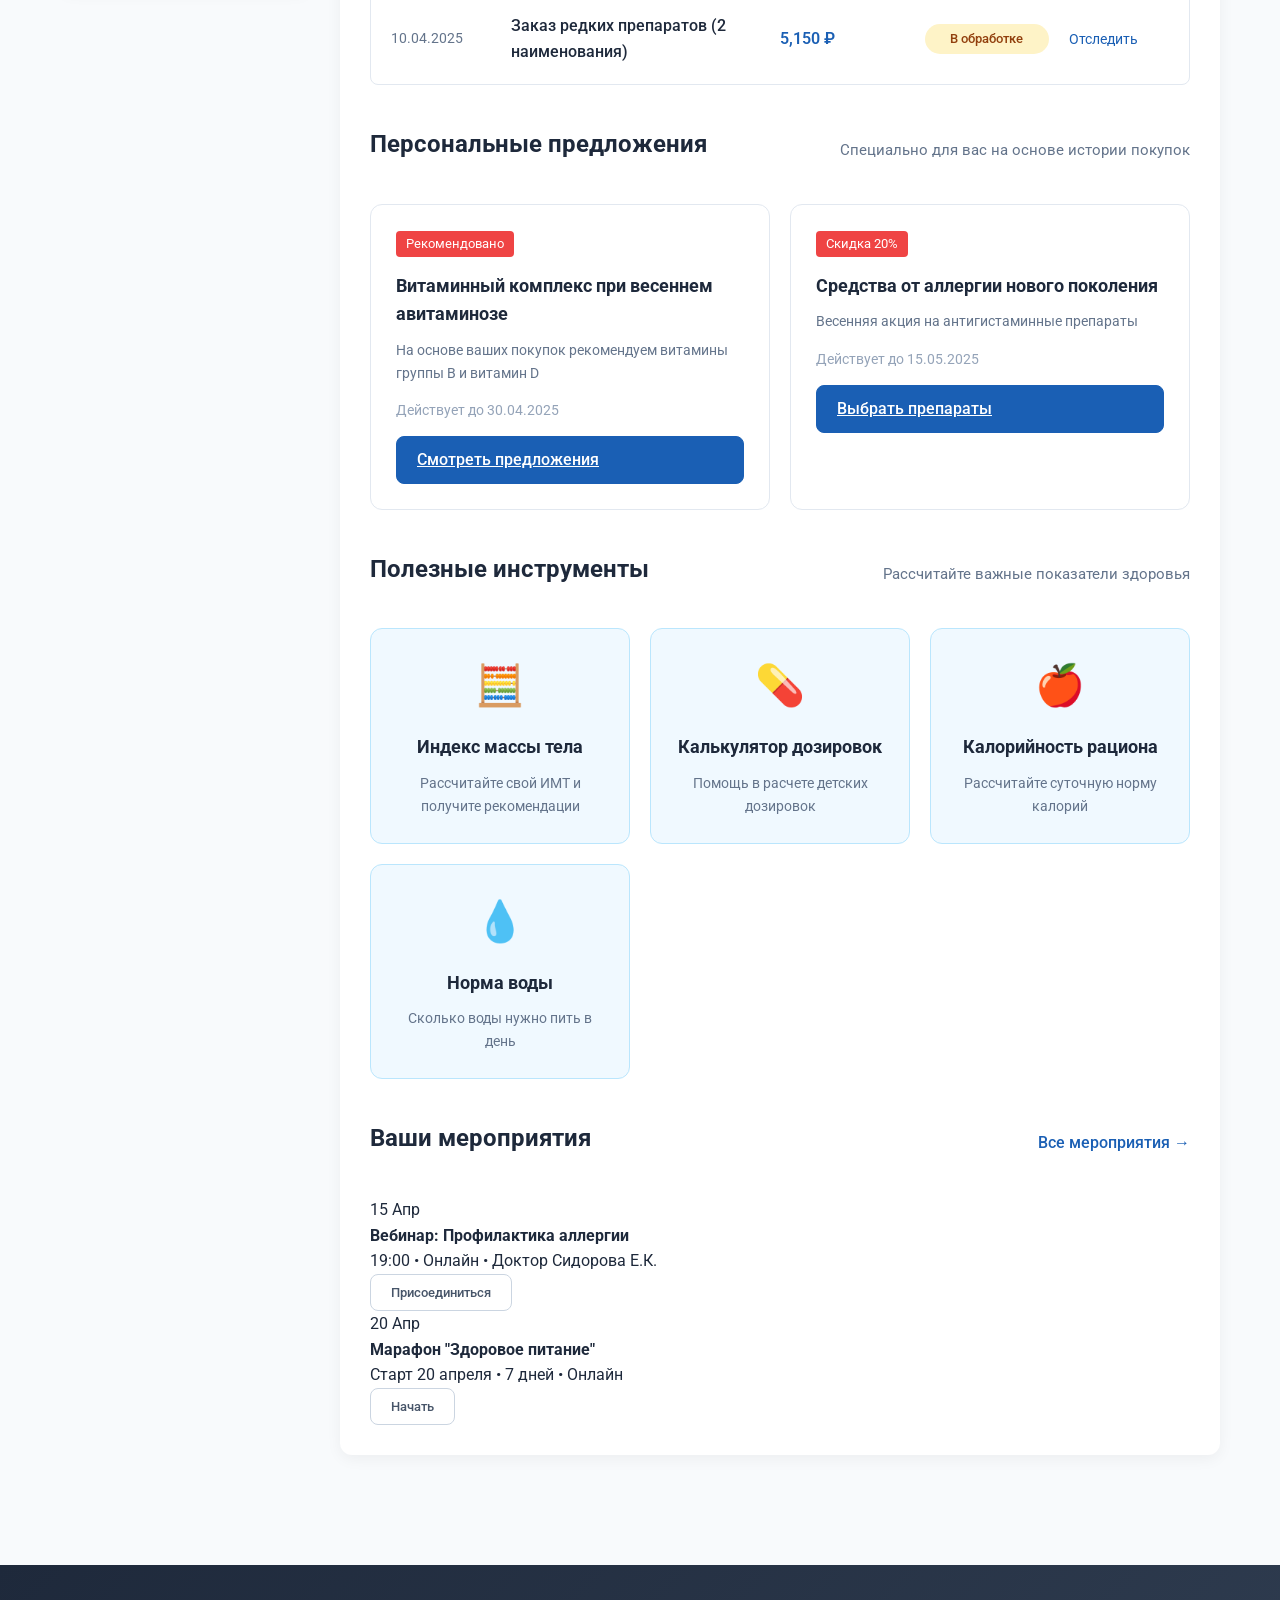
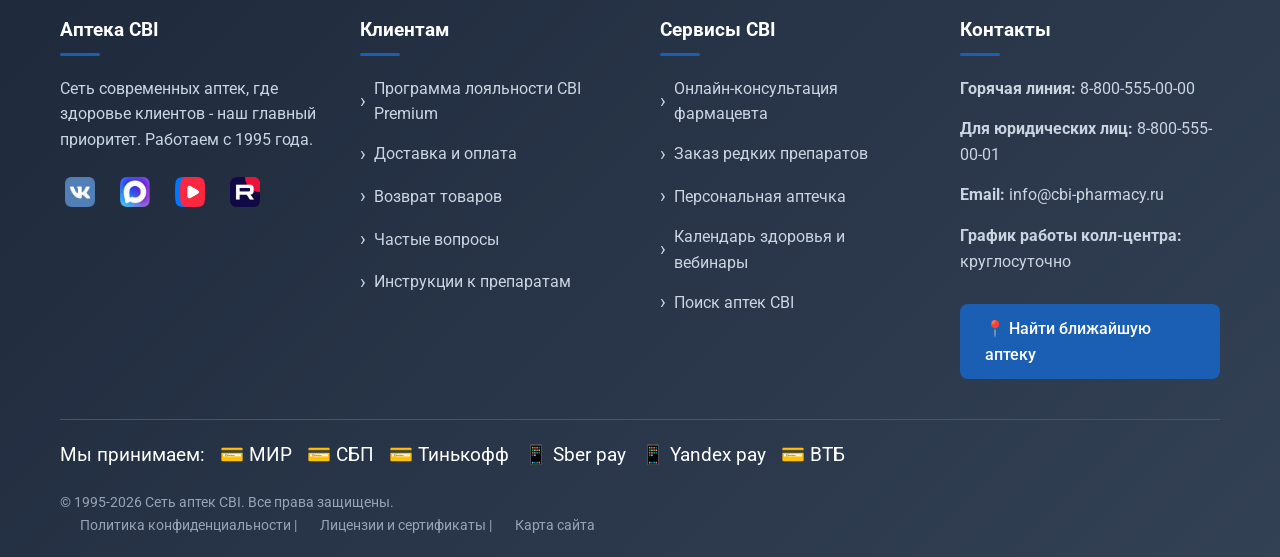
<file: personal-cabinet.html>
<!DOCTYPE html>
<html lang="ru">
<head>
    <meta charset="UTF-8">
    <meta name="viewport" content="width=device-width, initial-scale=1.0">
    <title>Личный кабинет - Аптека CBI</title>
    <link rel="stylesheet" href="AI.css">
    <link rel="stylesheet" href="cssmain.css">
    <link rel="stylesheet" href="csscabinet.css">
    <link rel="stylesheet" href="https://fonts.googleapis.com/css2?family=Roboto:wght@300;400;500;700&display=swap">
    <link rel="icon" href="images/logo/cbi-logo.png" type="image/x-icon">
</head>
<body>
    <!-- Шапка (как в index.html) -->
    <header class="header">
        <div class="container">
            <div class="logo">
                <img src="7ea79be2f1a11f1b7e21e89f93961fd_2.png" width="200" height="200" alt="CBI Аптека">
                <div class="logo-text">
                    <h1>CBI Pharmacy</h1>
                    <p>Ваше здоровье в приоритете</p>
                </div>
            </div>
            <div class="header-controls">
                <div class="contact-info">
                    <p>Горячая линия: +7(800)555-00-00</p>
                    <p>24/7 поддержка</p>
                </div>
                <div class="user-menu">
                    <a href="personal-cabinet.html" class="btn-login active">
                        <span>👤</span>
                        Иван Иванов
                    </a>
                    <a href="#" class="cart-icon">
                        <span>🛒</span>
                        <span class="cart-count">3</span>
                    </a>
                </div>
            </div>
        </div>
    </header>

    <!-- Навигация (как в index.html) -->
    <nav class="main-nav">
        <div class="container">
            <ul>
                <li><a href="index.html">Главная</a></li>
                <li>
                    <a href="catalog.html">Каталог товаров</a>
                    <ul class="submenu">
                        <li><a href="catalog.html?category=medicines">Лекарства</a></li>
                        <li><a href="catalog.html?category=vitamins">Витамины и БАДы</a></li>
                        <li><a href="catalog.html?category=cosmetics">Косметика</a></li>
                        <li><a href="catalog.html?category=children">Детские товары</a></li>
                        <li><a href="catalog.html?category=medical">Медицинские изделия</a></li>
                    </ul>
                </li>
                <li><a href="news.html">Новости и акции</a></li>
                <li><a href="encyclopedia.html">Энциклопедия здоровья</a></li>
                <li><a href="community.html">Сообщество CBI</a></li>
                <li>
                    <a href="services.html">Сервисы</a>
                    <ul class="submenu">
                        <li><a href="order-medicine.html">Запрос лекарств</a></li>
                        <li><a href="consultation.html">Консультация фармацевта</a></li>
                        <li><a href="personal-medkit.html">Персональная аптечка</a></li>
                        <li><a href="loyalty.html">Программа лояльности</a></li>
                    </ul>
                </li>
                <li><a href="about.html">О сети CBI</a></li>
            </ul>
        </div>
    </nav>

    <!-- Основное содержимое личного кабинета -->
    <main class="cabinet-container">
        <div class="container">
            <!-- Заголовок -->
            <div class="cabinet-header">
                <h1>Личный кабинет CBI</h1>
                <div class="cabinet-actions">
                    <button class="btn-cabinet">
                        <span>⚙️</span>
                        Настройки
                    </button>
                    <button class="btn-cabinet primary">
                        <span>➕</span>
                        Новый запрос лекарств
                    </button>
                </div>
            </div>

            <div class="cabinet-layout">
                <!-- Боковое меню -->
                <aside class="cabinet-sidebar">
                    <div class="user-profile">
                        <div class="user-avatar">ИИ</div>
                        <h3 class="user-name">Иван Иванов</h3>
                        <span class="user-status">CBI Premium</span>
                    </div>
                    
                    <ul class="cabinet-menu">
                        <li><a href="personal-cabinet.html" class="active">
                            <span class="icon">📊</span>
                            <span>Обзор</span>
                        </a></li>
                        <li><a href="cabinet-history.html">
                            <span class="icon">🛒</span>
                            <span>История покупок</span>
                        </a></li>
                        <li><a href="cabinet-orders.html">
                            <span class="icon">📋</span>
                            <span>Мои заказы</span>
                        </a></li>
                        <li><a href="cabinet-requests.html">
                            <span class="icon">💊</span>
                            <span>Запросы лекарств</span>
                        </a></li>
                        <li><a href="cabinet-bonuses.html">
                            <span class="icon">💰</span>
                            <span>Бонусы и скидки</span>
                        </a></li>
                        <li><a href="cabinet-subscriptions.html">
                            <span class="icon">📧</span>
                            <span>Подписки</span>
                        </a></li>
                        <li><a href="cabinet-health.html">
                            <span class="icon">🏥</span>
                            <span>Мое здоровье</span>
                        </a></li>
                        <li><a href="cabinet-favorites.html">
                            <span class="icon">♥</span>
                            <span>Избранное</span>
                        </a></li>
                        <li><a href="cabinet-settings.html">
                            <span class="icon">⚙️</span>
                            <span>Настройки</span>
                        </a></li>
                        <li><a href="index.html" class="logout">
                            <span class="icon">🚪</span>
                            <span>Выйти</span>
                        </a></li>
                    </ul>
                </aside>

                <!-- Основной контент -->
                <div class="cabinet-content">
                    <!-- Карта лояльности -->
                    <div class="loyalty-card">
                        <h3>Ваша карта CBI Premium</h3>
                        <div class="loyalty-info">
                            <div class="card-details">
                                <div class="card-number">CBI • 4512 • 7890 • 1234</div>
                                <div class="card-holder">ИВАН ИВАНОВ</div>
                            </div>
                            <div class="balance">
                                <div class="balance-amount">4,250</div>
                                <div class="balance-label">бонусных баллов</div>
                            </div>
                        </div>
                    </div>

                    <!-- Статистика здоровья -->
                    <section class="health-section">
                        <div class="section-header">
                            <h2>Мое здоровье</h2>
                            <p>Отслеживайте показатели здоровья и получайте персонализированные рекомендации</p>
                        </div>
                        
                        <div class="health-stats">
                            <div class="stat-card">
                                <div class="stat-value">36.6°</div>
                                <div class="stat-label">Средняя температура</div>
                            </div>
                            <div class="stat-card">
                                <div class="stat-value">120/80</div>
                                <div class="stat-label">Давление</div>
                            </div>
                            <div class="stat-card">
                                <div class="stat-value">14</div>
                                <div class="stat-label">Приемов лекарств</div>
                            </div>
                            <div class="stat-card">
                                <div class="stat-value">87%</div>
                                <div class="stat-label">Соблюдение графика</div>
                            </div>
                        </div>
                    </section>

                    <!-- Последние покупки -->
                    <section class="purchase-history">
                        <div class="section-header">
                            <h2>Последние покупки</h2>
                            <a href="cabinet-history.html" class="view-all">Вся история →</a>
                        </div>
                        
                        <div class="purchase-list">
                            <div class="purchase-item">
                                <div class="purchase-date">15.04.2025</div>
                                <div class="purchase-products">
                                    Нурофен Экспресс, Витамины Компливит, Маска медицинская
                                </div>
                                <div class="purchase-amount">1,850 ₽</div>
                                <div class="purchase-status status-completed">Завершен</div>
                                <div class="purchase-actions">
                                    <a href="#">Повторить</a>
                                </div>
                            </div>
                            
                            <div class="purchase-item">
                                <div class="purchase-date">12.04.2025</div>
                                <div class="purchase-products">
                                    Амоксиклав 875 мг, Имудон, Термометр
                                </div>
                                <div class="purchase-amount">3,420 ₽</div>
                                <div class="purchase-status status-completed">Завершен</div>
                                <div class="purchase-actions">
                                    <a href="#">Повторить</a>
                                </div>
                            </div>
                            
                            <div class="purchase-item">
                                <div class="purchase-date">10.04.2025</div>
                                <div class="purchase-products">
                                    Заказ редких препаратов (2 наименования)
                                </div>
                                <div class="purchase-amount">5,150 ₽</div>
                                <div class="purchase-status status-pending">В обработке</div>
                                <div class="purchase-actions">
                                    <a href="#">Отследить</a>
                                </div>
                            </div>
                        </div>
                    </section>

                    <!-- Персональные предложения -->
                    <section class="personal-offers">
                        <div class="section-header">
                            <h2>Персональные предложения</h2>
                            <p>Специально для вас на основе истории покупок</p>
                        </div>
                        
                        <div class="offers-grid">
                            <div class="offer-card">
                                <span class="offer-badge">Рекомендовано</span>
                                <h4>Витаминный комплекс при весеннем авитаминозе</h4>
                                <p>На основе ваших покупок рекомендуем витамины группы B и витамин D</p>
                                <span class="offer-expiry">Действует до 30.04.2025</span>
                                <a href="catalog.html?recommended=true" class="btn-cabinet primary">Смотреть предложения</a>
                            </div>
                            
                            <div class="offer-card">
                                <span class="offer-badge">Скидка 20%</span>
                                <h4>Средства от аллергии нового поколения</h4>
                                <p>Весенняя акция на антигистаминные препараты</p>
                                <span class="offer-expiry">Действует до 15.05.2025</span>
                                <a href="catalog.html?category=allergy" class="btn-cabinet primary">Выбрать препараты</a>
                            </div>
                        </div>
                    </section>

                    <!-- Медицинские калькуляторы -->
                    <section class="medical-calculators">
                        <div class="section-header">
                            <h2>Полезные инструменты</h2>
                            <p>Рассчитайте важные показатели здоровья</p>
                        </div>
                        
                        <div class="calculators-grid">
                            <div class="calculator-card">
                                <span class="calculator-icon">🧮</span>
                                <h4>Индекс массы тела</h4>
                                <p>Рассчитайте свой ИМТ и получите рекомендации</p>
                            </div>
                            
                            <div class="calculator-card">
                                <span class="calculator-icon">💊</span>
                                <h4>Калькулятор дозировок</h4>
                                <p>Помощь в расчете детских дозировок</p>
                            </div>
                            
                            <div class="calculator-card">
                                <span class="calculator-icon">🍎</span>
                                <h4>Калорийность рациона</h4>
                                <p>Рассчитайте суточную норму калорий</p>
                            </div>
                            
                            <div class="calculator-card">
                                <span class="calculator-icon">💧</span>
                                <h4>Норма воды</h4>
                                <p>Сколько воды нужно пить в день</p>
                            </div>
                        </div>
                    </section>

                    <!-- Предстоящие мероприятия -->
                    <section class="upcoming-events">
                        <div class="section-header">
                            <h2>Ваши мероприятия</h2>
                            <a href="health-calendar.html" class="view-all">Все мероприятия →</a>
                        </div>
                        
                        <div class="events-list">
                            <div class="event-item">
                                <div class="event-date">
                                    <span class="day">15</span>
                                    <span class="month">Апр</span>
                                </div>
                                <div class="event-details">
                                    <h4>Вебинар: Профилактика аллергии</h4>
                                    <p>19:00 • Онлайн • Доктор Сидорова Е.К.</p>
                                </div>
                                <div class="event-actions">
                                    <button class="btn-cabinet">Присоединиться</button>
                                </div>
                            </div>
                            
                            <div class="event-item">
                                <div class="event-date">
                                    <span class="day">20</span>
                                    <span class="month">Апр</span>
                                </div>
                                <div class="event-details">
                                    <h4>Марафон "Здоровое питание"</h4>
                                    <p>Старт 20 апреля • 7 дней • Онлайн</p>
                                </div>
                                <div class="event-actions">
                                    <button class="btn-cabinet">Начать</button>
                                </div>
                            </div>
                        </div>
                    </section>
                </div>
            </div>
        </div>
    </main>

    <!-- Футер (как в index.html) -->
    <footer>
        <div class="container">
            <div class="footer-grid">
                <div class="footer-section">
                    <h3>Аптека CBI</h3>
                    <p>Сеть современных аптек, где здоровье клиентов - наш главный приоритет. Работаем с 1995 года.</p>
                    <div class="social-links">
                        <a href="#" title="ВКонтакте"><img src="i (2) (1).png" width="30" height="30" alt="CBI Аптека"></a>
                        <a href="#" title="MAX"><img src="fotor_2026-04-03_09-42-40 (1) (1).png" width="30" height="30" alt="CBI Аптека"></a>
                        <a href="#" title="VK Video"><img src="VK_Video.svg (1).png" width="30" height="30" alt="CBI Аптека"></a>
                        <a href="#" title="Rutube"><img src="620x530-2 (1).png" width="30" height="30" alt="CBI Аптека"></a>
                    </div>
                </div>
                
                <div class="footer-section">
                    <h3>Клиентам</h3>
                    <ul>
                        <li><a href="loyalty.html">Программа лояльности CBI Premium</a></li>
                        <li><a href="delivery.html">Доставка и оплата</a></li>
                        <li><a href="return.html">Возврат товаров</a></li>
                        <li><a href="faq.html">Частые вопросы</a></li>
                        <li><a href="instructions.html">Инструкции к препаратам</a></li>
                    </ul>
                </div>
                
                <div class="footer-section">
                    <h3>Сервисы CBI</h3>
                    <ul>
                        <li><a href="consultation.html">Онлайн-консультация фармацевта</a></li>
                        <li><a href="order-medicine.html">Заказ редких препаратов</a></li>
                        <li><a href="personal-medkit.html">Персональная аптечка</a></li>
                        <li><a href="health-calendar.html">Календарь здоровья и вебинары</a></li>
                        <li><a href="stores.html">Поиск аптек CBI</a></li>
                    </ul>
                </div>
                
                <div class="footer-section">
                    <h3>Контакты</h3>
                    <p><strong>Горячая линия:</strong> 8-800-555-00-00</p>
                    <p><strong>Для юридических лиц:</strong> 8-800-555-00-01</p>
                    <p><strong>Email:</strong> info@cbi-pharmacy.ru</p>
                    <p><strong>График работы колл-центра:</strong> круглосуточно</p>
                    <a href="stores.html" class="btn-stores">📍 Найти ближайшую аптеку</a>
                </div>
            </div>
            
            <div class="footer-bottom">
                <div class="payment-methods">
                    <span>Мы принимаем:</span>
                    <span>💳 МИР</span>
                    <span>💳 СБП</span>
                    <span>💳 Тинькофф</span>
                    <span>📱 Sber pay</span>
                    <span>📱 Yandex pay</span>
                    <span>💳 ВТБ</span>
                </div>
                <div class="legal">
                    <p>© 1995-2026 Сеть аптек CBI. Все права защищены.</p>
                    <p>
                        <a href="privacy.html">Политика конфиденциальности</a> | 
                        <a href="license.html">Лицензии и сертификаты</a> | 
                        <a href="sitemap.html">Карта сайта</a>
                    </p>
                </div>
            </div>
        </div>
    </footer>

    <!-- Виджет поддержки (основной) -->
<div class="support-widget">
  <div class="support-toggle">
    <span>💬</span>
    <span class="pulse-dot"></span>
  </div>
  <div class="support-content">
    <div class="support-header">
      <h3>Поддержка CBI</h3>
      <button class="close-support">×</button>
    </div>
    <div class="support-body">
      <div class="support-options">
        <button class="support-option">
          <span>📞</span>
          <div>
            <h4>Позвонить нам</h4>
            <p>8-800-555-00-00 (круглосуточно)</p>
          </div>
        </button>
        <button class="support-option">
          <span>✉️</span>
          <div>
            <h4>Написать email</h4>
            <p>Ответ в течение 2 часов</p>
          </div>
        </button>
        <button class="support-option chat-trigger">
          <span>💬</span>
          <div>
            <h4>Онлайн-чат</h4>
            <p>Быстрые ответы на вопросы</p>
          </div>
        </button>
        <button class="support-option">
          <span>👨‍⚕️</span>
          <div>
            <h4>Консультация фармацевта</h4>
            <p>Помощь в подборе препаратов</p>
          </div>
        </button>
      </div>
    </div>
  </div>
</div>

<!-- Виджет чата ИИ (отдельный, изначально скрыт) -->
<div id="ai-chat-widget" class="ai-chat-widget">
  <div class="chat-header">
    <h3>Текстовый помощник ИИ</h3>
    <button class="close-chat">×</button>
  </div>
  <div class="chat-messages">
    <div class="message bot">Здравствуйте! Я текстовый помощник ИИ CBI. Чем могу помочь?</div>
  </div>
  <div class="chat-input">
    <input type="text" placeholder="Задайте вопрос про аптеку...">
    <button>Отправить</button>
  </div>
</div>

  
<script src="AI.js"></script>
</body>
</html>
</file>
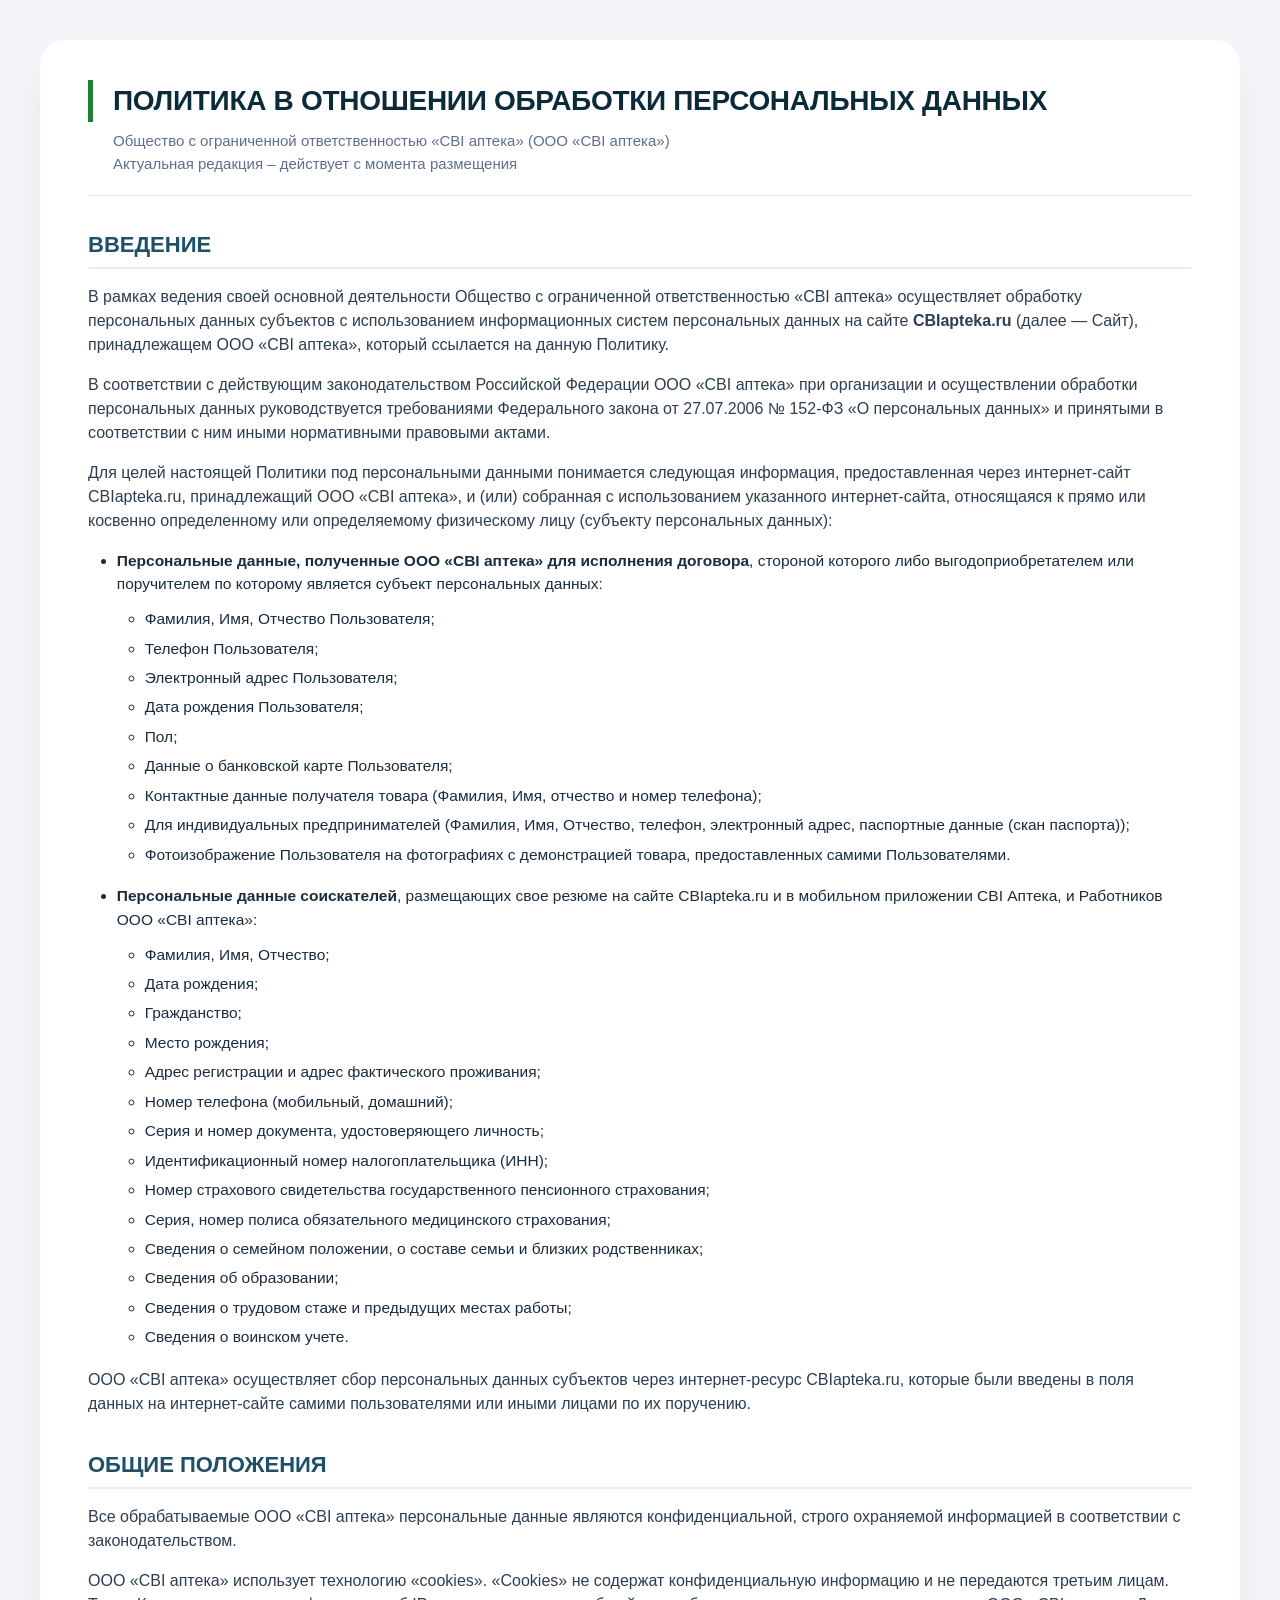
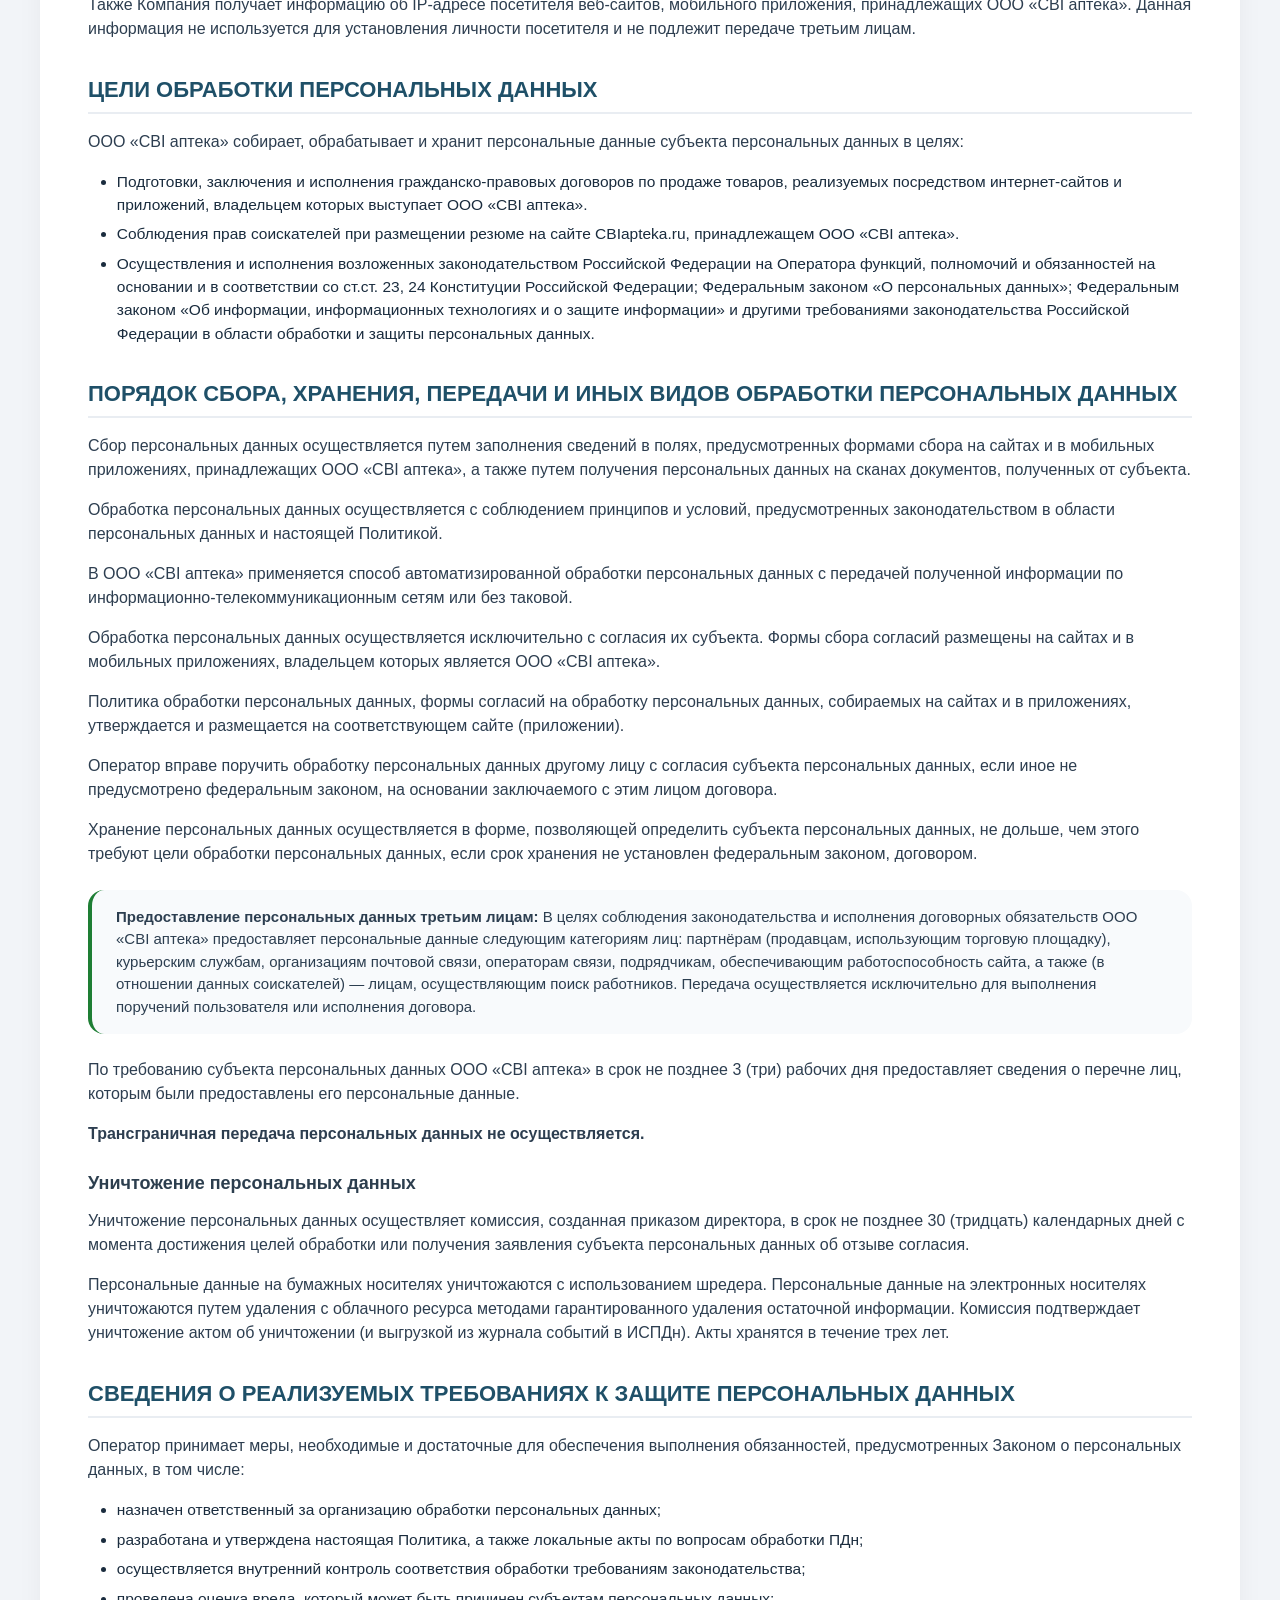
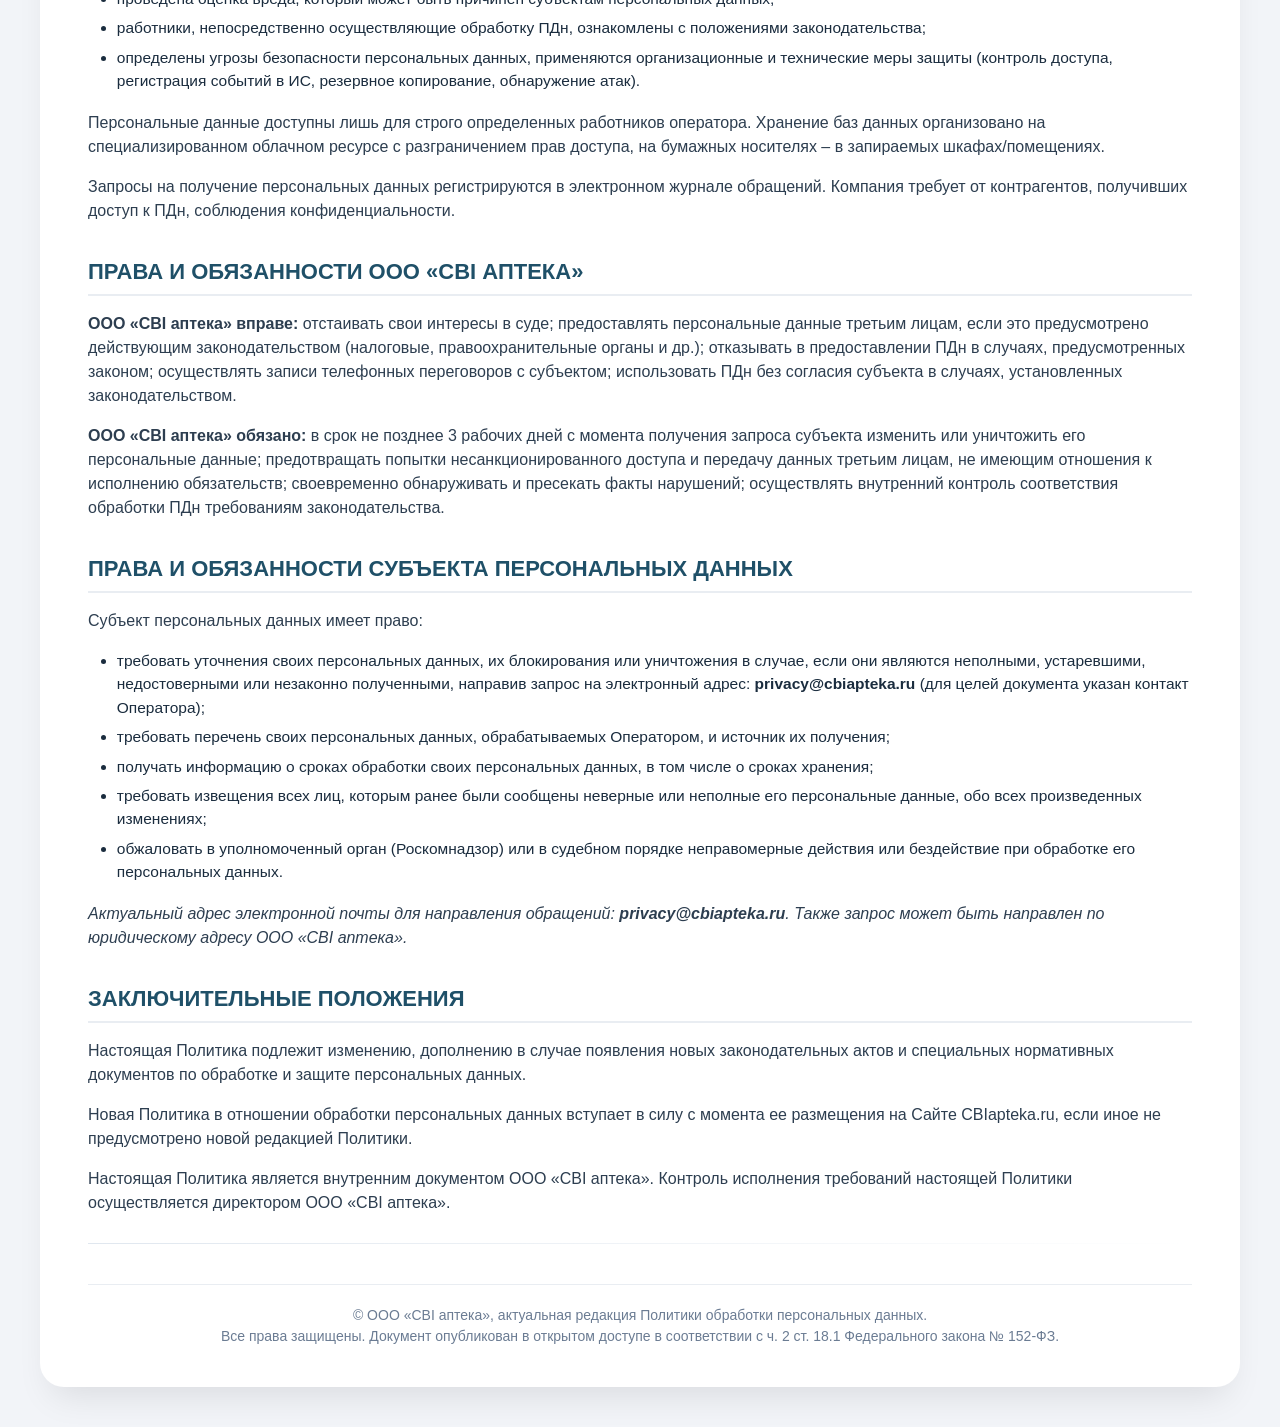
<file: privacy.html>
<!DOCTYPE html>
<html lang="ru">
<head>
    <meta charset="UTF-8">
    <meta name="viewport" content="width=device-width, initial-scale=1.0, user-scalable=yes">
    <title>Политика обработки персональных данных | CBI аптека</title>
    <style>
        * {
            margin: 0;
            padding: 0;
            box-sizing: border-box;
        }

        body {
            background-color: #f2f4f8;
            font-family: 'Segoe UI', Roboto, 'Helvetica Neue', sans-serif;
            line-height: 1.5;
            color: #1a2c3e;
            padding: 40px 20px;
        }

        .document-container {
            max-width: 1200px;
            margin: 0 auto;
            background-color: #ffffff;
            border-radius: 24px;
            box-shadow: 0 20px 35px -12px rgba(0, 0, 0, 0.1);
            overflow: hidden;
            padding: 40px 48px;
            transition: all 0.2s;
        }

        h1 {
            font-size: 28px;
            font-weight: 700;
            color: #0b2b3b;
            margin-top: 0;
            margin-bottom: 8px;
            letter-spacing: -0.3px;
            border-left: 5px solid #1e7e34;
            padding-left: 20px;
        }

        .subhead {
            color: #5e6f8d;
            border-bottom: 1px solid #e2e8f0;
            padding-bottom: 20px;
            margin-bottom: 28px;
            font-size: 15px;
            margin-top: 8px;
            padding-left: 25px;
        }

        h2 {
            font-size: 22px;
            font-weight: 600;
            margin: 32px 0 16px 0;
            padding-bottom: 6px;
            border-bottom: 2px solid #e9edf2;
            color: #1f5068;
        }

        h3 {
            font-size: 18px;
            font-weight: 600;
            margin: 24px 0 12px 0;
            color: #2c3e4e;
        }

        p {
            margin-bottom: 1em;
            font-size: 16px;
            color: #2d3e50;
        }

        ul, ol {
            margin: 0.75em 0 1.2em 1.8em;
        }

        li {
            margin-bottom: 0.4em;
            font-size: 15.5px;
        }

        .legal-list {
            list-style-type: none;
            margin-left: 0;
        }

        .legal-list li {
            margin-bottom: 0.65em;
            padding-left: 20px;
            position: relative;
        }

        .legal-list li::before {
            content: "•";
            color: #1e7e34;
            font-weight: bold;
            font-size: 18px;
            position: absolute;
            left: 0;
            top: -2px;
        }

        .card-note {
            background: #f8fafc;
            border-left: 4px solid #1e7e34;
            padding: 16px 24px;
            margin: 24px 0;
            border-radius: 16px;
            font-size: 15px;
            color: #2c3e50;
        }

        table {
            width: 100%;
            border-collapse: collapse;
            margin: 20px 0;
            font-size: 15px;
        }

        th, td {
            border: 1px solid #e2e8f0;
            padding: 12px 16px;
            vertical-align: top;
            text-align: left;
        }

        th {
            background-color: #f1f5f9;
            font-weight: 600;
            color: #1e4a6e;
        }

        hr {
            margin: 28px 0;
            border: none;
            height: 1px;
            background: linear-gradient(to right, #e0e7ef, transparent);
        }

        .footer-note {
            margin-top: 40px;
            padding-top: 20px;
            font-size: 14px;
            color: #6b7c93;
            border-top: 1px solid #e9edf2;
            text-align: center;
        }

        @media (max-width: 768px) {
            .document-container {
                padding: 24px 20px;
            }
            h1 {
                font-size: 24px;
                padding-left: 16px;
            }
            h2 {
                font-size: 20px;
            }
            th, td {
                padding: 8px 12px;
            }
        }
    </style>
</head>
<body>
<div class="document-container">
    <h1>ПОЛИТИКА В ОТНОШЕНИИ ОБРАБОТКИ ПЕРСОНАЛЬНЫХ ДАННЫХ</h1>
    <div class="subhead">Общество с ограниченной ответственностью «CBI аптека» (ООО «CBI аптека»)<br>Актуальная редакция – действует с момента размещения</div>

    <!-- ВВЕДЕНИЕ -->
    <h2>ВВЕДЕНИЕ</h2>
    <p>В рамках ведения своей основной деятельности Общество с ограниченной ответственностью «CBI аптека» осуществляет обработку персональных данных субъектов с использованием информационных систем персональных данных на сайте <strong>CBIapteka.ru</strong> (далее — Сайт), принадлежащем ООО «CBI аптека», который ссылается на данную Политику.</p>
    <p>В соответствии с действующим законодательством Российской Федерации ООО «CBI аптека» при организации и осуществлении обработки персональных данных руководствуется требованиями Федерального закона от 27.07.2006 № 152-ФЗ «О персональных данных» и принятыми в соответствии с ним иными нормативными правовыми актами.</p>
    <p>Для целей настоящей Политики под персональными данными понимается следующая информация, предоставленная через интернет-сайт CBIapteka.ru, принадлежащий ООО «CBI аптека», и (или) собранная с использованием указанного интернет-сайта, относящаяся к прямо или косвенно определенному или определяемому физическому лицу (субъекту персональных данных):</p>
    
    <ul>
        <li><strong>Персональные данные, полученные ООО «CBI аптека» для исполнения договора</strong>, стороной которого либо выгодоприобретателем или поручителем по которому является субъект персональных данных:
            <ul>
                <li>Фамилия, Имя, Отчество Пользователя;</li>
                <li>Телефон Пользователя;</li>
                <li>Электронный адрес Пользователя;</li>
                <li>Дата рождения Пользователя;</li>
                <li>Пол;</li>
                <li>Данные о банковской карте Пользователя;</li>
                <li>Контактные данные получателя товара (Фамилия, Имя, отчество и номер телефона);</li>
                <li>Для индивидуальных предпринимателей (Фамилия, Имя, Отчество, телефон, электронный адрес, паспортные данные (скан паспорта));</li>
                <li>Фотоизображение Пользователя на фотографиях с демонстрацией товара, предоставленных самими Пользователями.</li>
            </ul>
        </li>
        <li><strong>Персональные данные соискателей</strong>, размещающих свое резюме на сайте CBIapteka.ru и в мобильном приложении CBI Аптека, и Работников ООО «CBI аптека»:
            <ul>
                <li>Фамилия, Имя, Отчество;</li>
                <li>Дата рождения;</li>
                <li>Гражданство;</li>
                <li>Место рождения;</li>
                <li>Адрес регистрации и адрес фактического проживания;</li>
                <li>Номер телефона (мобильный, домашний);</li>
                <li>Серия и номер документа, удостоверяющего личность;</li>
                <li>Идентификационный номер налогоплательщика (ИНН);</li>
                <li>Номер страхового свидетельства государственного пенсионного страхования;</li>
                <li>Серия, номер полиса обязательного медицинского страхования;</li>
                <li>Сведения о семейном положении, о составе семьи и близких родственниках;</li>
                <li>Сведения об образовании;</li>
                <li>Сведения о трудовом стаже и предыдущих местах работы;</li>
                <li>Сведения о воинском учете.</li>
            </ul>
        </li>
    </ul>
    <p>ООО «CBI аптека» осуществляет сбор персональных данных субъектов через интернет-ресурс CBIapteka.ru, которые были введены в поля данных на интернет-сайте самими пользователями или иными лицами по их поручению.</p>

    <!-- ОБЩИЕ ПОЛОЖЕНИЯ -->
    <h2>ОБЩИЕ ПОЛОЖЕНИЯ</h2>
    <p>Все обрабатываемые ООО «CBI аптека» персональные данные являются конфиденциальной, строго охраняемой информацией в соответствии с законодательством.</p>
    <p>ООО «CBI аптека» использует технологию «cookies». «Cookies» не содержат конфиденциальную информацию и не передаются третьим лицам. Также Компания получает информацию об IP-адресе посетителя веб-сайтов, мобильного приложения, принадлежащих ООО «CBI аптека». Данная информация не используется для установления личности посетителя и не подлежит передаче третьим лицам.</p>

    <!-- ЦЕЛИ ОБРАБОТКИ -->
    <h2>ЦЕЛИ ОБРАБОТКИ ПЕРСОНАЛЬНЫХ ДАННЫХ</h2>
    <p>ООО «CBI аптека» собирает, обрабатывает и хранит персональные данные субъекта персональных данных в целях:</p>
    <ul>
        <li>Подготовки, заключения и исполнения гражданско-правовых договоров по продаже товаров, реализуемых посредством интернет-сайтов и приложений, владельцем которых выступает ООО «CBI аптека».</li>
        <li>Соблюдения прав соискателей при размещении резюме на сайте CBIapteka.ru, принадлежащем ООО «CBI аптека».</li>
        <li>Осуществления и исполнения возложенных законодательством Российской Федерации на Оператора функций, полномочий и обязанностей на основании и в соответствии со ст.ст. 23, 24 Конституции Российской Федерации; Федеральным законом «О персональных данных»; Федеральным законом «Об информации, информационных технологиях и о защите информации» и другими требованиями законодательства Российской Федерации в области обработки и защиты персональных данных.</li>
    </ul>

    <!-- ПОРЯДОК СБОРА, ХРАНЕНИЯ, ПЕРЕДАЧИ -->
    <h2>ПОРЯДОК СБОРА, ХРАНЕНИЯ, ПЕРЕДАЧИ И ИНЫХ ВИДОВ ОБРАБОТКИ ПЕРСОНАЛЬНЫХ ДАННЫХ</h2>
    <p>Сбор персональных данных осуществляется путем заполнения сведений в полях, предусмотренных формами сбора на сайтах и в мобильных приложениях, принадлежащих ООО «CBI аптека», а также путем получения персональных данных на сканах документов, полученных от субъекта.</p>
    <p>Обработка персональных данных осуществляется с соблюдением принципов и условий, предусмотренных законодательством в области персональных данных и настоящей Политикой.</p>
    <p>В ООО «CBI аптека» применяется способ автоматизированной обработки персональных данных с передачей полученной информации по информационно-телекоммуникационным сетям или без таковой.</p>
    <p>Обработка персональных данных осуществляется исключительно с согласия их субъекта. Формы сбора согласий размещены на сайтах и в мобильных приложениях, владельцем которых является ООО «CBI аптека».</p>
    <p>Политика обработки персональных данных, формы согласий на обработку персональных данных, собираемых на сайтах и в приложениях, утверждается и размещается на соответствующем сайте (приложении).</p>
    <p>Оператор вправе поручить обработку персональных данных другому лицу с согласия субъекта персональных данных, если иное не предусмотрено федеральным законом, на основании заключаемого с этим лицом договора.</p>
    <p>Хранение персональных данных осуществляется в форме, позволяющей определить субъекта персональных данных, не дольше, чем этого требуют цели обработки персональных данных, если срок хранения не установлен федеральным законом, договором.</p>
    
    <div class="card-note">
        <strong>Предоставление персональных данных третьим лицам:</strong> В целях соблюдения законодательства и исполнения договорных обязательств ООО «CBI аптека» предоставляет персональные данные следующим категориям лиц: партнёрам (продавцам, использующим торговую площадку), курьерским службам, организациям почтовой связи, операторам связи, подрядчикам, обеспечивающим работоспособность сайта, а также (в отношении данных соискателей) — лицам, осуществляющим поиск работников. Передача осуществляется исключительно для выполнения поручений пользователя или исполнения договора.
    </div>

    <p>По требованию субъекта персональных данных ООО «CBI аптека» в срок не позднее 3 (три) рабочих дня предоставляет сведения о перечне лиц, которым были предоставлены его персональные данные.</p>
    <p><strong>Трансграничная передача персональных данных не осуществляется.</strong></p>
    
    <h3>Уничтожение персональных данных</h3>
    <p>Уничтожение персональных данных осуществляет комиссия, созданная приказом директора, в срок не позднее 30 (тридцать) календарных дней с момента достижения целей обработки или получения заявления субъекта персональных данных об отзыве согласия.</p>
    <p>Персональные данные на бумажных носителях уничтожаются с использованием шредера. Персональные данные на электронных носителях уничтожаются путем удаления с облачного ресурса методами гарантированного удаления остаточной информации. Комиссия подтверждает уничтожение актом об уничтожении (и выгрузкой из журнала событий в ИСПДн). Акты хранятся в течение трех лет.</p>

    <!-- ТРЕБОВАНИЯ К ЗАЩИТЕ -->
    <h2>СВЕДЕНИЯ О РЕАЛИЗУЕМЫХ ТРЕБОВАНИЯХ К ЗАЩИТЕ ПЕРСОНАЛЬНЫХ ДАННЫХ</h2>
    <p>Оператор принимает меры, необходимые и достаточные для обеспечения выполнения обязанностей, предусмотренных Законом о персональных данных, в том числе:</p>
    <ul>
        <li>назначен ответственный за организацию обработки персональных данных;</li>
        <li>разработана и утверждена настоящая Политика, а также локальные акты по вопросам обработки ПДн;</li>
        <li>осуществляется внутренний контроль соответствия обработки требованиям законодательства;</li>
        <li>проведена оценка вреда, который может быть причинен субъектам персональных данных;</li>
        <li>работники, непосредственно осуществляющие обработку ПДн, ознакомлены с положениями законодательства;</li>
        <li>определены угрозы безопасности персональных данных, применяются организационные и технические меры защиты (контроль доступа, регистрация событий в ИС, резервное копирование, обнаружение атак).</li>
    </ul>
    <p>Персональные данные доступны лишь для строго определенных работников оператора. Хранение баз данных организовано на специализированном облачном ресурсе с разграничением прав доступа, на бумажных носителях – в запираемых шкафах/помещениях.</p>
    <p>Запросы на получение персональных данных регистрируются в электронном журнале обращений. Компания требует от контрагентов, получивших доступ к ПДн, соблюдения конфиденциальности.</p>

    <!-- ПРАВА И ОБЯЗАННОСТИ ОПЕРАТОРА -->
    <h2>ПРАВА И ОБЯЗАННОСТИ ООО «CBI АПТЕКА»</h2>
    <p><strong>ООО «CBI аптека» вправе:</strong> отстаивать свои интересы в суде; предоставлять персональные данные третьим лицам, если это предусмотрено действующим законодательством (налоговые, правоохранительные органы и др.); отказывать в предоставлении ПДн в случаях, предусмотренных законом; осуществлять записи телефонных переговоров с субъектом; использовать ПДн без согласия субъекта в случаях, установленных законодательством.</p>
    <p><strong>ООО «CBI аптека» обязано:</strong> в срок не позднее 3 рабочих дней с момента получения запроса субъекта изменить или уничтожить его персональные данные; предотвращать попытки несанкционированного доступа и передачу данных третьим лицам, не имеющим отношения к исполнению обязательств; своевременно обнаруживать и пресекать факты нарушений; осуществлять внутренний контроль соответствия обработки ПДн требованиям законодательства.</p>

    <!-- ПРАВА СУБЪЕКТА -->
    <h2>ПРАВА И ОБЯЗАННОСТИ СУБЪЕКТА ПЕРСОНАЛЬНЫХ ДАННЫХ</h2>
    <p>Субъект персональных данных имеет право:</p>
    <ul>
        <li>требовать уточнения своих персональных данных, их блокирования или уничтожения в случае, если они являются неполными, устаревшими, недостоверными или незаконно полученными, направив запрос на электронный адрес: <strong>privacy@cbiapteka.ru</strong> (для целей документа указан контакт Оператора);</li>
        <li>требовать перечень своих персональных данных, обрабатываемых Оператором, и источник их получения;</li>
        <li>получать информацию о сроках обработки своих персональных данных, в том числе о сроках хранения;</li>
        <li>требовать извещения всех лиц, которым ранее были сообщены неверные или неполные его персональные данные, обо всех произведенных изменениях;</li>
        <li>обжаловать в уполномоченный орган (Роскомнадзор) или в судебном порядке неправомерные действия или бездействие при обработке его персональных данных.</li>
    </ul>
    <p><em>Актуальный адрес электронной почты для направления обращений: <strong>privacy@cbiapteka.ru</strong>. Также запрос может быть направлен по юридическому адресу ООО «CBI аптека».</em></p>

    <!-- ЗАКЛЮЧИТЕЛЬНЫЕ ПОЛОЖЕНИЯ -->
    <h2>ЗАКЛЮЧИТЕЛЬНЫЕ ПОЛОЖЕНИЯ</h2>
    <p>Настоящая Политика подлежит изменению, дополнению в случае появления новых законодательных актов и специальных нормативных документов по обработке и защите персональных данных.</p>
    <p>Новая Политика в отношении обработки персональных данных вступает в силу с момента ее размещения на Сайте CBIapteka.ru, если иное не предусмотрено новой редакцией Политики.</p>
    <p>Настоящая Политика является внутренним документом ООО «CBI аптека». Контроль исполнения требований настоящей Политики осуществляется директором ООО «CBI аптека».</p>
    
    <hr>
    <div class="footer-note">
        © ООО «CBI аптека», актуальная редакция Политики обработки персональных данных.<br>
        Все права защищены. Документ опубликован в открытом доступе в соответствии с ч. 2 ст. 18.1 Федерального закона № 152-ФЗ.
    </div>
</div>
</body>
</html>
</file>
<file: AI.css>
/* Основной виджет поддержки */
.support-widget {
  position: fixed;
  bottom: 20px;
  right: 20px;
  z-index: 1000;
}

.support-toggle {
  width: 60px;
  height: 60px;
  border-radius: 50%;
  background: #4CAF50;
  color: white;
  display: flex;
  align-items: center;
  justify-content: center;
  font-size: 24px;
  cursor: pointer;
  box-shadow: 0 4px 12px rgba(76, 175, 80, 0.3);
  position: relative;
}

.pulse-dot {
  position: absolute;
  top: 8px;
  right: 8px;
  width: 10px;
  height: 10px;
  background: #FF5252;
  border-radius: 50%;
  animation: pulse 2s infinite;
}

@keyframes pulse {
  0% { opacity: 1; }
  50% { opacity: 0.5; }
  100% { opacity: 1; }
}

.support-content {
  display: none;
  position: absolute;
  bottom: 65px;
  right: 0;
  width: 350px;
  background: white;
  border-radius: 16px;
  box-shadow: 0 8px 24px rgba(0, 0, 0, 0.15);
  overflow: hidden;
  transform: translateY(20px);
  opacity: 0;
  transition: all 0.3s cubic-bezier(0.4, 0, 0.2, 1);
}

.support-content--visible {
  transform: translateY(0);
  opacity: 1;
}

.support-header {
  background: linear-gradient(135deg, #4CAF50, #2E7D32);
  color: white;
  padding: 15px;
  display: flex;
  justify-content: space-between;
  align-items: center;
}

.close-support {
  background: none;
  border: none;
  color: white;
  font-size: 24px;
  cursor: pointer;
  padding: 0;
  width: 24px;
  height: 24px;
  line-height: 1;
}

.support-body {
  padding: 15px;
}

.support-options {
  margin-bottom: 20px;
}

.support-option {
  width: 100%;
  text-align: left;
  padding: 12px 15px;
  border: 1px solid #eee;
  border-radius: 12px;
  background: white;
  margin-bottom: 8px;
  display: flex;
  align-items: center;
  gap: 12px;
  cursor: pointer;
  transition: all 0.3s;
  box-shadow: 0 2px 4px rgba(0,0,0,0.05);
}

.support-option:hover {
  transform: translateY(-2px);
  box-shadow: 0 4px 8px rgba(0,0,0,0.1);
}

/* Виджет чата ИИ */
.ai-chat-widget {
  position: fixed;
  bottom: -500px; /* Изначально скрыт внизу */
  right: 400px; /* Смещение от основного виджета */
  width: 350px;
  height: 450px;
  background: white;
  border-radius: 16px;
  box-shadow: 0 8px 24px rgba(0, 0, 0, 0.15);
  overflow: hidden;
  z-index: 999;
  display: flex;
  flex-direction: column;
  transition: bottom 0.4s cubic-bezier(0.4, 0, 0.2, 1);
}

.ai-chat-widget.open {
  bottom: 20px; /* Позиция при открытии */
}

.chat-header {
  background: linear-gradient(135deg, #2196F3, #0D47A1);
  color: white;
  padding: 15px;
  display: flex;
  justify-content: space-between;
  align-items: center;
}

.chat-header h3 {
  margin: 0;
  font-size: 16px;
}

.close-chat {
  background: none;
  border: none;
  color: white;
  font-size: 24px;
  cursor: pointer;
  padding: 0;
  width: 24px;
  height: 24px;
  line-height: 1;
}

.chat-messages {
  flex: 1;
  padding: 15px;
  overflow-y: auto;
  display: flex;
  flex-direction: column;
  gap: 12px;
}

.message {
  max-width: 80%;
  padding: 10px 15px;
  border-radius: 18px;
  line-height: 1.4;
}

.user {
  align-self: flex-end;
  background: #E3F2FD;
  border-bottom-right-radius: 5px
}
</file>
<file: cssmain.css>
/* Сброс и базовые настройки */
* {
    margin: 0;
    padding: 0;
    box-sizing: border-box;
    font-family: 'Roboto', 'Segoe UI', 'Arial', sans-serif;
}

body {
    background: #f8fafc;
    color: #1e293b;
    line-height: 1.6;
    min-height: 100vh;
}

.container {
    width: 100%;
    max-width: 1200px;
    margin: 0 auto;
    padding: 0 20px;
}

/* Шапка */
.header {
    background: linear-gradient(135deg, #1a5fb4 0%, #2d7bd4 100%);
    color: white;
    padding: 15px 0;
    box-shadow: 0 4px 12px rgba(26, 95, 180, 0.15);
    position: sticky;
    top: 0;
    z-index: 1000;
}

.header .container {
    display: flex;
    justify-content: space-between;
    align-items: center;
}

.logo {
    display: flex;
    align-items: center;
    gap: 15px;
}

.logo img {
    height: 120px;
    width: auto;
}

.logo-text h1 {
    font-size: 1.8rem;
    font-weight: 700;
    margin-bottom: 5px;
}

.logo-text p {
    font-size: 0.9rem;
    opacity: 0.9;
}

.header-controls {
    display: flex;
    align-items: center;
    gap: 20px;
}

.contact-info {
    text-align: right;
}

.contact-info p:first-child {
    font-weight: 700;
    font-size: 1.1rem;
}

.contact-info p:last-child {
    font-size: 0.8rem;
    opacity: 0.8;
}

.user-menu {
    display: flex;
    align-items: center;
    gap: 15px;
}

.btn-login, .cart-icon {
    background: rgba(255, 255, 255, 0.15);
    padding: 10px 20px;
    border-radius: 8px;
    color: white;
    text-decoration: none;
    transition: background 0.3s;
    display: flex;
    align-items: center;
    gap: 8px;
}

.btn-login:hover, .cart-icon:hover {
    background: rgba(255, 255, 255, 0.25);
}

.cart-count {
    background: #ef4444;
    color: white;
    border-radius: 50%;
    width: 20px;
    height: 20px;
    display: flex;
    align-items: center;
    justify-content: center;
    font-size: 0.8rem;
}

/* Навигация */
.main-nav {
    background: white;
    border-bottom: 1px solid #e2e8f0;
    box-shadow: 0 2px 4px rgba(0, 0, 0, 0.05);
}

.main-nav > ul {
    display: flex;
    list-style: none;
    justify-content: space-between;
}

.main-nav > ul > li {
    position: relative;
}

.main-nav a {
    display: block;
    padding: 18px 20px;
    color: #475569;
    text-decoration: none;
    font-weight: 500;
    transition: all 0.3s;
    white-space: nowrap;
}

.main-nav > ul > li > a {
    border-bottom: 3px solid transparent;
}

.main-nav > ul > li > a:hover,
.main-nav > ul > li > a.active {
    color: #1a5fb4;
    border-bottom-color: #1a5fb4;
    background: #f1f5f9;
}

/* Выпадающее меню */
.submenu {
    position: absolute;
    top: 100%;
    left: 0;
    background: white;
    min-width: 220px;
    box-shadow: 0 10px 25px rgba(0, 0, 0, 0.1);
    border-radius: 0 0 8px 8px;
    display: none;
    z-index: 100;
}

.main-nav > ul > li:hover .submenu {
    display: block;
}

.submenu a {
    padding: 12px 20px;
    border-left: 3px solid transparent;
}

.submenu a:hover {
    background: #f1f5f9;
    border-left-color: #1a5fb4;
    color: #1a5fb4;
}

/* Поиск */
.search-container {
    background: #f1f5f9;
    padding: 15px 0;
    border-bottom: 1px solid #e2e8f0;
}

.search-form {
    position: relative;
    max-width: 800px;
    margin: 0 auto;
}

.search-form input {
    width: 100%;
    padding: 15px 20px;
    padding-right: 60px;
    border: 2px solid #cbd5e1;
    border-radius: 50px;
    font-size: 1rem;
    outline: none;
    transition: border-color 0.3s;
}

.search-form input:focus {
    border-color: #1a5fb4;
    box-shadow: 0 0 0 3px rgba(26, 95, 180, 0.1);
}

.search-form button {
    position: absolute;
    right: 6px;
    top: 6px;
    background: #1a5fb4;
    color: white;
    border: none;
    padding: 12px 25px;
    border-radius: 50px;
    cursor: pointer;
    font-weight: 500;
    transition: background 0.3s;
}

.search-form button:hover {
    background: #2d7bd4;
}

/* Главный баннер */
.hero-banner {
    background: linear-gradient(135deg, #f0f9ff 0%, #e0f2fe 100%);
    border-radius: 12px;
    padding: 50px 40px;
    margin: 30px 0;
    position: relative;
    overflow: hidden;
    border: 1px solid #bae6fd;
}

.banner-content h2 {
    font-size: 2.5rem;
    color: #1a5fb4;
    margin-bottom: 15px;
    font-weight: 700;
}

.banner-content p {
    font-size: 1.2rem;
    color: #475569;
    margin-bottom: 25px;
    max-width: 600px;
}

.btn-premium {
    display: inline-block;
    background: linear-gradient(135deg, #f59e0b 0%, #d97706 100%);
    color: white;
    padding: 15px 30px;
    border-radius: 50px;
    text-decoration: none;
    font-weight: 700;
    font-size: 1.1rem;
    transition: transform 0.3s, box-shadow 0.3s;
    box-shadow: 0 4px 15px rgba(245, 158, 11, 0.3);
}

.btn-premium:hover {
    transform: translateY(-2px);
    box-shadow: 0 6px 20px rgba(245, 158, 11, 0.4);
}

.banner-features {
    display: flex;
    gap: 30px;
    margin-top: 40px;
    flex-wrap: wrap;
}

.feature {
    display: flex;
    align-items: center;
    gap: 12px;
    background: white;
    padding: 15px 20px;
    border-radius: 8px;
    box-shadow: 0 2px 8px rgba(0, 0, 0, 0.05);
}

.feature span {
    font-size: 1.8rem;
}

/* Быстрые ссылки */
.quick-links {
    margin: 50px 0;
}

.quick-links h2 {
    color: #1a5fb4;
    margin-bottom: 25px;
    font-size: 2rem;
    text-align: center;
}

.links-grid {
    display: grid;
    grid-template-columns: repeat(auto-fit, minmax(250px, 1fr));
    gap: 20px;
}

.quick-link {
    background: white;
    padding: 25px;
    border-radius: 12px;
    text-decoration: none;
    color: #1e293b;
    transition: transform 0.3s, box-shadow 0.3s;
    border: 1px solid #e2e8f0;
    text-align: center;
    display: flex;
    flex-direction: column;
    align-items: center;
}

.quick-link:hover {
    transform: translateY(-5px);
    box-shadow: 0 8px 25px rgba(0, 0, 0, 0.1);
    border-color: #1a5fb4;
}

.quick-link .icon {
    font-size: 2.5rem;
    margin-bottom: 15px;
    color: #1a5fb4;
}

.quick-link h3 {
    color: #1a5fb4;
    margin-bottom: 10px;
    font-size: 1.2rem;
}

.quick-link p {
    color: #64748b;
    font-size: 0.9rem;
}

/* Секции */
.section-header {
    display: flex;
    justify-content: space-between;
    align-items: center;
    margin-bottom: 30px;
}

.section-header h2 {
    color: #1a5fb4;
    font-size: 1.8rem;
}

.view-all {
    color: #1a5fb4;
    text-decoration: none;
    font-weight: 500;
    display: flex;
    align-items: center;
    gap: 5px;
}

.view-all:hover {
    text-decoration: underline;
}

/* Новости */
.news-section {
    margin: 50px 0;
}

.news-grid {
    display: grid;
    grid-template-columns: repeat(auto-fit, minmax(300px, 1fr));
    gap: 25px;
}

.news-card {
    background: white;
    border-radius: 12px;
    padding: 25px;
    border: 1px solid #e2e8f0;
    transition: transform 0.3s;
    position: relative;
}

.news-card:hover {
    transform: translateY(-5px);
    box-shadow: 0 8px 25px rgba(0, 0, 0, 0.08);
}

.news-card.featured {
    background: linear-gradient(135deg, #f0f9ff 0%, #e0f2fe 100%);
    border-color: #bae6fd;
    grid-column: span 2;
}

.news-badge {
    position: absolute;
    top: 15px;
    right: 15px;
    background: #1a5fb4;
    color: white;
    padding: 5px 12px;
    border-radius: 20px;
    font-size: 0.8rem;
    font-weight: 500;
}

.news-card.featured .news-badge {
    background: #f59e0b;
}

.news-card h3 {
    color: #1a5fb4;
    margin-bottom: 10px;
    font-size: 1.3rem;
}

.news-card p {
    color: #64748b;
    margin-bottom: 20px;
    line-height: 1.5;
}

.news-link {
    color: #1a5fb4;
    text-decoration: none;
    font-weight: 500;
    display: inline-flex;
    align-items: center;
    gap: 5px;
}

.news-link:hover {
    text-decoration: underline;
}

/* Энциклопедия */
.encyclopedia-preview {
    margin: 50px 0;
}

.articles-grid {
    display: grid;
    grid-template-columns: repeat(auto-fit, minmax(350px, 1fr));
    gap: 25px;
}

.article-card {
    background: white;
    border-radius: 12px;
    padding: 25px;
    border-left: 4px solid #1a5fb4;
    transition: transform 0.3s;
}

.article-card:hover {
    transform: translateX(5px);
    box-shadow: 0 4px 15px rgba(0, 0, 0, 0.08);
}

.article-card h3 {
    color: #1a5fb4;
    margin-bottom: 10px;
    font-size: 1.2rem;
}

.article-card p {
    color: #64748b;
    margin-bottom: 15px;
    line-height: 1.5;
}

.article-meta {
    display: flex;
    justify-content: space-between;
    font-size: 0.85rem;
    color: #94a3b8;
    padding-top: 15px;
    border-top: 1px solid #e2e8f0;
}

/* Футер */
footer {
    background: linear-gradient(135deg, #1e293b 0%, #334155 100%);
    color: white;
    margin-top: 80px;
    padding: 50px 0 20px;
}

.footer-grid {
    display: grid;
    grid-template-columns: repeat(auto-fit, minmax(250px, 1fr));
    gap: 40px;
    margin-bottom: 40px;
}

.footer-section h3 {
    color: white;
    margin-bottom: 20px;
    font-size: 1.2rem;
    position: relative;
    padding-bottom: 10px;
}

.footer-section h3::after {
    content: '';
    position: absolute;
    bottom: 0;
    left: 0;
    width: 40px;
    height: 3px;
    background: #1a5fb4;
    border-radius: 2px;
}

.footer-section p {
    color: #cbd5e1;
    margin-bottom: 15px;
    line-height: 1.6;
}

.footer-section ul {
    list-style: none;
}

.footer-section ul li {
    margin-bottom: 12px;
}

.footer-section ul a {
    color: #cbd5e1;
    text-decoration: none;
    transition: color 0.3s;
    display: flex;
    align-items: center;
    gap: 8px;
}

.footer-section ul a:hover {
    color: #60a5fa;
}

.footer-section ul a::before {
    content: '›';
    font-size: 1.2rem;
}

.social-links {
    display: flex;
    gap: 15px;
    margin-top: 20px;
    
}

.social-links a {
    display: inline-block;
    width: 40px;
    height: 40px;
    background: rgba(255, 255, 255, 0);
    border-radius: 30%;
    text-align: center;
    line-height: 60px;
    color: white;
    text-decoration: none;
    transition: background 0.3s;
}

.social-links a:hover {
    background: #1a5fb4;
    
}

.btn-stores {
    display: inline-block;
    background: #1a5fb4;
    color: white;
    padding: 12px 25px;
    border-radius: 8px;
    text-decoration: none;
    font-weight: 500;
    margin-top: 15px;
    transition: background 0.3s;
}

.btn-stores:hover {
    background: #2d7bd4;
}

.footer-bottom {
    border-top: 1px solid #475569;
    padding-top: 20px;
    display: flex;
    justify-content: space-between;
    align-items: center;
    flex-wrap: wrap;
    gap: 20px;
}

.payment-methods {
    display: flex;
    align-items: center;
    gap: 15px;
    flex-wrap: wrap;
}

.payment-methods span {
    font-size: 1.2rem;
}

.legal {
    color: #94a3b8;
    font-size: 0.9rem;
}

.legal a {
    color: #94a3b8;
    text-decoration: none;
    margin-left: 20px;
}

.legal a:hover {
    color: #60a5fa;
    text-decoration: underline;
}

/* Виджет поддержки */
.support-widget {
    position: fixed;
    bottom: 30px;
    right: 30px;
    z-index: 1000;
}

.support-toggle {
    width: 60px;
    height: 60px;
    background: linear-gradient(135deg, #1a5fb4 0%, #2d7bd4 100%);
    border-radius: 50%;
    display: flex;
    align-items: center;
    justify-content: center;
    cursor: pointer;
    box-shadow: 0 4px 15px rgba(26, 95, 180, 0.3);
    transition: transform 0.3s;
    position: relative;
}

.support-toggle:hover {
    transform: scale(1.1);
}

.support-toggle span:first-child {
    font-size: 1.8rem;
    color: white;
}

.pulse-dot {
    position: absolute;
    top: 5px;
    right: 5px;
    width: 10px;
    height: 10px;
    background: #ef4444;
    border-radius: 50%;
    animation: pulse 2s infinite;
}

@keyframes pulse {
    0% { transform: scale(1); opacity: 1; }
    50% { transform: scale(1.3); opacity: 0.7; }
    100% { transform: scale(1); opacity: 1; }
}

.support-content {
    position: absolute;
    bottom: 70px;
    right: 0;
    width: 320px;
    background: white;
    border-radius: 12px;
    box-shadow: 0 10px 30px rgba(0, 0, 0, 0.15);
    display: none;
}

.support-content.active {
    display: block;
}

.support-header {
    background: linear-gradient(135deg, #1a5fb4 0%, #2d7bd4 100%);
    color: white;
    padding: 15px 20px;
    display: flex;
    justify-content: space-between;
    align-items: center;
    border-radius: 12px 12px 0 0;
}

.support-header h3 {
    color: white;
    font-size: 1.1rem;
    margin: 0;
}

.close-support {
    background: none;
    border: none;
    color: white;
    font-size: 1.5rem;
    cursor: pointer;
    padding: 0;
    width: 24px;
    height: 24px;
    display: flex;
    align-items: center;
    justify-content: center;
    line-height: 1;
}

.support-body {
    padding: 20px;
}

.support-options {
    display: flex;
    flex-direction: column;
    gap: 10px;
}

.support-option {
    display: flex;
    align-items: center;
    gap: 15px;
    padding: 15px;
    background: #f8fafc;
    border: 1px solid #e2e8f0;
    border-radius: 8px;
    cursor: pointer;
    transition: background 0.3s;
    text-align: left;
    width: 100%;
}

.support-option:hover {
    background: #f1f5f9;
    border-color: #1a5fb4;
}

.support-option span:first-child {
    font-size: 1.3rem;
    color: #1a5fb4;
}

.support-option div h4 {
    color: #1e293b;
    margin-bottom: 5px;
    font-size: 1rem;
}

.support-option div p {
    color: #64748b;
    font-size: 0.85rem;
}

.support-chat {
    border-top: 1px solid #e2e8f0;
    padding-top: 20px;
    margin-top: 20px;
}

.support-chat h4 {
    color: #1e293b;
    margin-bottom: 15px;
    font-size: 0.95rem;
}

.chat-input {
    display: flex;
    gap: 10px;
}

.chat-input input {
    flex: 1;
    padding: 10px 15px;
    border: 1px solid #cbd5e1;
    border-radius: 8px;
    font-size: 0.9rem;
}

.chat-input button {
    background: #1a5fb4;
    color: white;
    border: none;
    padding: 10px 20px;
    border-radius: 8px;
    cursor: pointer;
    font-size: 0.9rem;
}

/* Адаптивность */
@media (max-width: 1024px) {
    .news-card.featured {
        grid-column: span 1;
    }
}

@media (max-width: 768px) {
    .header .container {
        flex-direction: column;
        gap: 15px;
        text-align: center;
    }
    
    .main-nav > ul {
        flex-wrap: wrap;
        justify-content: center;
    }
    
    .main-nav > ul > li {
        flex: 1 0 auto;
    }
    
    .banner-content h2 {
        font-size: 2rem;
    }
    
    .hero-banner {
        padding: 30px 20px;
    }
    
    .footer-bottom {
        flex-direction: column;
        text-align: center;
    }
    
    .legal a {
        margin: 0 10px;
    }
    
    .support-content {
        width: 280px;
        right: -10px;
    }
}

@media (max-width: 480px) {
    .main-nav a {
        padding: 12px 15px;
        font-size: 0.9rem;
    }
    
    .banner-content h2 {
        font-size: 1.5rem;
    }
    
    .feature {
        flex-direction: column;
        text-align: center;
    }
    
    .support-content {
        width: 260px;
        right: -20px;
    }
    
    .support-widget {
        bottom: 20px;
        right: 20px;
    }
}
</file>
<file: csscatalog.css>
/* Каталог */
.catalog-container {
    padding: 30px 0;
}

.catalog-header {
    margin-bottom: 30px;
}

.catalog-header h1 {
    color: #1a5fb4;
    font-size: 2.2rem;
    margin-bottom: 10px;
}

.catalog-stats {
    color: #64748b;
    font-size: 0.9rem;
}

/* Фильтры */
.catalog-filters {
    background: white;
    border-radius: 12px;
    padding: 25px;
    margin-bottom: 30px;
    box-shadow: 0 4px 15px rgba(0, 0, 0, 0.05);
}

.filter-section {
    margin-bottom: 25px;
    padding-bottom: 25px;
    border-bottom: 1px solid #e2e8f0;
}

.filter-section:last-child {
    margin-bottom: 0;
    padding-bottom: 0;
    border-bottom: none;
}

.filter-section h3 {
    color: #1e293b;
    margin-bottom: 15px;
    font-size: 1.1rem;
    display: flex;
    align-items: center;
    gap: 10px;
}

.filter-section h3::before {
    content: '⚙️';
    font-size: 1.2rem;
}

.filter-options {
    display: flex;
    flex-wrap: wrap;
    gap: 10px;
}

.filter-tag {
    background: #f1f5f9;
    border: 1px solid #cbd5e1;
    padding: 8px 15px;
    border-radius: 20px;
    cursor: pointer;
    font-size: 0.9rem;
    transition: all 0.3s;
}

.filter-tag:hover,
.filter-tag.active {
    background: #1a5fb4;
    color: white;
    border-color: #1a5fb4;
}

.price-range {
    display: flex;
    align-items: center;
    gap: 15px;
}

.price-input {
    flex: 1;
}

.price-input input {
    width: 100%;
    padding: 10px 15px;
    border: 1px solid #cbd5e1;
    border-radius: 8px;
    font-size: 1rem;
}

.apply-filters {
    display: flex;
    justify-content: space-between;
    align-items: center;
    margin-top: 20px;
    padding-top: 20px;
    border-top: 1px solid #e2e8f0;
}

.filter-results {
    color: #64748b;
    font-size: 0.9rem;
}

.btn-clear-filters {
    background: #ef4444;
    color: white;
    border: none;
    padding: 10px 20px;
    border-radius: 8px;
    cursor: pointer;
    font-size: 0.9rem;
}

/* Сортировка */
.catalog-sort {
    background: white;
    border-radius: 8px;
    padding: 15px 20px;
    margin-bottom: 20px;
    display: flex;
    justify-content: space-between;
    align-items: center;
    flex-wrap: wrap;
    gap: 15px;
}

.sort-options {
    display: flex;
    gap: 15px;
    flex-wrap: wrap;
}

.sort-option {
    background: #f1f5f9;
    border: 1px solid #cbd5e1;
    padding: 8px 15px;
    border-radius: 8px;
    cursor: pointer;
    font-size: 0.9rem;
    transition: all 0.3s;
}

.sort-option:hover,
.sort-option.active {
    background: #1a5fb4;
    color: white;
    border-color: #1a5fb4;
}

.view-toggle {
    display: flex;
    gap: 5px;
}

.view-toggle button {
    background: #f1f5f9;
    border: 1px solid #cbd5e1;
    width: 40px;
    height: 40px;
    border-radius: 6px;
    cursor: pointer;
    display: flex;
    align-items: center;
    justify-content: center;
    font-size: 1.2rem;
}

.view-toggle button.active {
    background: #1a5fb4;
    color: white;
    border-color: #1a5fb4;
}

/* Сетка товаров */
.products-grid-view {
    display: grid;
    grid-template-columns: repeat(auto-fill, minmax(280px, 1fr));
    gap: 25px;
    margin-bottom: 40px;
}

.product-card {
    background: white;
    border-radius: 12px;
    overflow: hidden;
    border: 1px solid #e2e8f0;
    transition: all 0.3s;
    position: relative;
}

.product-card:hover {
    transform: translateY(-5px);
    box-shadow: 0 10px 25px rgba(0, 0, 0, 0.1);
    border-color: #1a5fb4;
}

.product-badge {
    position: absolute;
    top: 15px;
    left: 15px;
    background: #ef4444;
    color: white;
    padding: 5px 10px;
    border-radius: 4px;
    font-size: 0.8rem;
    font-weight: 500;
    z-index: 2;
}

.product-badge.prescription {
    background: #f59e0b;
}

.product-image {
    height: 200px;
    background: #f8fafc;
    display: flex;
    align-items: center;
    justify-content: center;
    padding: 20px;
    border-bottom: 1px solid #e2e8f0;
}

.product-image img {
    max-width: 100%;
    max-height: 100%;
    object-fit: contain;
}

.product-info {
    padding: 20px;
}

.product-category {
    color: #64748b;
    font-size: 0.8rem;
    margin-bottom: 5px;
    display: block;
}

.product-name {
    color: #1e293b;
    font-size: 1.1rem;
    font-weight: 600;
    margin-bottom: 10px;
    line-height: 1.4;
    height: 50px;
    overflow: hidden;
}

.product-manufacturer {
    color: #64748b;
    font-size: 0.85rem;
    margin-bottom: 15px;
    display: block;
}

.product-price {
    display: flex;
    align-items: center;
    gap: 10px;
    margin-bottom: 15px;
}

.current-price {
    font-size: 1.4rem;
    font-weight: 700;
    color: #1a5fb4;
}

.old-price {
    font-size: 1rem;
    color: #94a3b8;
    text-decoration: line-through;
}

.discount {
    background: #10b981;
    color: white;
    padding: 3px 8px;
    border-radius: 4px;
    font-size: 0.8rem;
    font-weight: 500;
}

.product-stock {
    display: flex;
    align-items: center;
    gap: 8px;
    margin-bottom: 15px;
    font-size: 0.9rem;
}

.stock-available {
    color: #10b981;
}

.stock-low {
    color: #f59e0b;
}

.stock-out {
    color: #ef4444;
}

.product-actions {
    display: flex;
    gap: 10px;
}

.btn-add-to-cart {
    flex: 1;
    background: #1a5fb4;
    color: white;
    border: none;
    padding: 12px;
    border-radius: 8px;
    cursor: pointer;
    font-weight: 500;
    transition: background 0.3s;
    display: flex;
    align-items: center;
    justify-content: center;
    gap: 8px;
}

.btn-add-to-cart:hover {
    background: #2d7bd4;
}

.btn-favorite {
    width: 45px;
    background: #f1f5f9;
    border: 1px solid #cbd5e1;
    border-radius: 8px;
    cursor: pointer;
    display: flex;
    align-items: center;
    justify-content: center;
    font-size: 1.2rem;
    transition: all 0.3s;
}

.btn-favorite:hover,
.btn-favorite.active {
    background: #fecaca;
    color: #ef4444;
    border-color: #fecaca;
}

/* Список товаров */
.products-list-view {
    display: flex;
    flex-direction: column;
    gap: 15px;
}

.product-row {
    background: white;
    border-radius: 12px;
    border: 1px solid #e2e8f0;
    display: flex;
    transition: all 0.3s;
}

.product-row:hover {
    border-color: #1a5fb4;
    box-shadow: 0 4px 15px rgba(0, 0, 0, 0.08);
}

.product-row-image {
    width: 150px;
    padding: 20px;
    display: flex;
    align-items: center;
    justify-content: center;
    border-right: 1px solid #e2e8f0;
}

.product-row-info {
    flex: 1;
    padding: 20px;
}

.product-row-actions {
    width: 200px;
    padding: 20px;
    border-left: 1px solid #e2e8f0;
    display: flex;
    flex-direction: column;
    justify-content: center;
    gap: 10px;
}

/* Пагинация */
.pagination {
    display: flex;
    justify-content: center;
    align-items: center;
    gap: 10px;
    margin-top: 40px;
}

.pagination a,
.pagination span {
    min-width: 40px;
    height: 40px;
    display: flex;
    align-items: center;
    justify-content: center;
    background: white;
    border: 1px solid #cbd5e1;
    border-radius: 8px;
    color: #475569;
    text-decoration: none;
    font-weight: 500;
    transition: all 0.3s;
}

.pagination a:hover,
.pagination .current {
    background: #1a5fb4;
    color: white;
    border-color: #1a5fb4;
}

.pagination .disabled {
    opacity: 0.5;
    cursor: not-allowed;
}

/* Карточка товара (детальная) */
.product-detail {
    background: white;
    border-radius: 12px;
    padding: 30px;
    margin-bottom: 40px;
    box-shadow: 0 4px 20px rgba(0, 0, 0, 0.05);
}

.product-gallery {
    margin-bottom: 30px;
}

.main-image {
    width: 100%;
    height: 400px;
    background: #f8fafc;
    border-radius: 12px;
    display: flex;
    align-items: center;
    justify-content: center;
    margin-bottom: 15px;
    border: 1px solid #e2e8f0;
}

.thumbnails {
    display: flex;
    gap: 10px;
    overflow-x: auto;
}

.thumbnail {
    min-width: 80px;
    height: 80px;
    background: #f8fafc;
    border: 1px solid #e2e8f0;
    border-radius: 8px;
    cursor: pointer;
    display: flex;
    align-items: center;
    justify-content: center;
    transition: border-color 0.3s;
}

.thumbnail:hover,
.thumbnail.active {
    border-color: #1a5fb4;
}

.product-detail-info h1 {
    color: #1e293b;
    font-size: 1.8rem;
    margin-bottom: 15px;
}

.product-meta {
    display: flex;
    gap: 20px;
    color: #64748b;
    margin-bottom: 20px;
    font-size: 0.9rem;
}

.product-rating {
    display: flex;
    align-items: center;
    gap: 10px;
    margin-bottom: 20px;
}

.stars {
    color: #f59e0b;
}

.reviews-count {
    color: #64748b;
    font-size: 0.9rem;
}

.product-price-large {
    display: flex;
    align-items: center;
    gap: 15px;
    margin-bottom: 25px;
}

.current-price-large {
    font-size: 2rem;
    font-weight: 700;
    color: #1a5fb4;
}

.product-description {
    margin-bottom: 30px;
    line-height: 1.7;
}

.product-specs {
    margin-bottom: 30px;
}

.product-specs h3 {
    color: #1e293b;
    margin-bottom: 15px;
    font-size: 1.2rem;
}

.specs-table {
    width: 100%;
    border-collapse: collapse;
}

.specs-table tr {
    border-bottom: 1px solid #e2e8f0;
}

.specs-table td {
    padding: 12px 0;
}

.specs-table td:first-child {
    color: #64748b;
    width: 200px;
}

/* Аналоги */
.analogs-section {
    margin-top: 40px;
}

.analogs-grid {
    display: grid;
    grid-template-columns: repeat(auto-fit, minmax(250px, 1fr));
    gap: 20px;
    margin-top: 20px;
}

.analog-card {
    background: #f8fafc;
    border: 1px solid #e2e8f0;
    border-radius: 8px;
    padding: 15px;
    transition: all 0.3s;
}

.analog-card:hover {
    border-color: #1a5fb4;
    box-shadow: 0 4px 12px rgba(0, 0, 0, 0.05);
}

.analog-similarity {
    background: #10b981;
    color: white;
    padding: 3px 8px;
    border-radius: 4px;
    font-size: 0.8rem;
    display: inline-block;
    margin-bottom: 10px;
}

/* Адаптивность каталога */
@media (max-width: 1024px) {
    .products-grid-view {
        grid-template-columns: repeat(auto-fill, minmax(250px, 1fr));
    }
}

@media (max-width: 768px) {
    .catalog-filters {
        position: fixed;
        top: 0;
        left: -100%;
        width: 100%;
        height: 100%;
        z-index: 1000;
        overflow-y: auto;
        transition: left 0.3s;
    }
    
    .catalog-filters.active {
        left: 0;
    }
    
    .filter-toggle {
        display: block;
        position: fixed;
        bottom: 20px;
        right: 20px;
        background: #1a5fb4;
        color: white;
        padding: 12px 20px;
        border-radius: 50px;
        z-index: 999;
        box-shadow: 0 4px 15px rgba(26, 95, 180, 0.3);
    }
    
    .product-row {
        flex-direction: column;
    }
    
    .product-row-image,
    .product-row-actions {
        width: 100%;
        border: none;
        border-top: 1px solid #e2e8f0;
    }
}

@media (max-width: 480px) {
    .product-actions {
        flex-direction: column;
    }
    
    .btn-favorite {
        width: 100%;
        height: 45px;
    }
    
    .products-grid-view {
        grid-template-columns: 1fr;
    }
}
</file>
<file: cssnews.css>
/* Заголовок новостей */
.news-header {
    text-align: center;
    margin-bottom: 40px;
    padding: 40px 20px;
    background: linear-gradient(135deg, #fef3c7 0%, #fde68a 100%);
    border-radius: 15px;
    border: 1px solid #fcd34d;
}

.news-header h1 {
    color: #92400e;
    font-size: 2.5rem;
    margin-bottom: 15px;
}

.news-header p {
    font-size: 1.2rem;
    color: #78350f;
    max-width: 800px;
    margin: 0 auto;
}

/* Фильтры новостей */
.news-filters {
    background: white;
    border-radius: 12px;
    padding: 25px;
    margin-bottom: 30px;
    box-shadow: 0 4px 15px rgba(0, 0, 0, 0.05);
}

.filter-tabs {
    display: flex;
    gap: 10px;
    margin-bottom: 25px;
    flex-wrap: wrap;
}

.filter-tab {
    background: #f1f5f9;
    border: 1px solid #cbd5e1;
    padding: 10px 20px;
    border-radius: 8px;
    cursor: pointer;
    font-weight: 500;
    transition: all 0.3s;
}

.filter-tab:hover,
.filter-tab.active {
    background: #1a5fb4;
    color: white;
    border-color: #1a5fb4;
}

.filter-controls {
    display: flex;
    gap: 15px;
    align-items: center;
    flex-wrap: wrap;
}

.date-filter {
    display: flex;
    align-items: center;
    gap: 10px;
}

.date-filter input {
    padding: 10px 15px;
    border: 1px solid #cbd5e1;
    border-radius: 8px;
    font-size: 0.95rem;
}

/* Основные акции */
.featured-promotions {
    margin-bottom: 50px;
}

.promotion-card-large {
    background: white;
    border-radius: 15px;
    overflow: hidden;
    box-shadow: 0 8px 30px rgba(0, 0, 0, 0.1);
    margin-bottom: 30px;
    border: 2px solid #f59e0b;
}

.promotion-header {
    background: linear-gradient(135deg, #f59e0b 0%, #d97706 100%);
    padding: 25px 30px;
    color: white;
    position: relative;
}

.promotion-badge {
    position: absolute;
    top: 20px;
    right: 20px;
    background: rgba(255, 255, 255, 0.2);
    padding: 8px 15px;
    border-radius: 20px;
    font-weight: 500;
    backdrop-filter: blur(10px);
}

.promotion-header h2 {
    color: white;
    font-size: 1.8rem;
    margin-bottom: 10px;
    max-width: 600px;
}

.promotion-period {
    font-size: 1rem;
    opacity: 0.9;
}

.promotion-body {
    padding: 30px;
}

.promotion-description {
    font-size: 1.1rem;
    line-height: 1.6;
    margin-bottom: 25px;
    color: #334155;
}

.promotion-details {
    display: grid;
    grid-template-columns: repeat(auto-fit, minmax(250px, 1fr));
    gap: 20px;
    margin-bottom: 30px;
}

.detail-item h4 {
    color: #1a5fb4;
    margin-bottom: 10px;
    font-size: 1.1rem;
}

.detail-item ul {
    list-style: none;
    padding-left: 0;
}

.detail-item li {
    padding: 5px 0;
    color: #64748b;
    position: relative;
    padding-left: 20px;
}

.detail-item li:before {
    content: "✓";
    position: absolute;
    left: 0;
    color: #10b981;
    font-weight: bold;
}

.promotion-actions {
    display: flex;
    gap: 15px;
    flex-wrap: wrap;
}

/* Сетка новостей */
.news-grid {
    display: grid;
    grid-template-columns: repeat(auto-fit, minmax(350px, 1fr));
    gap: 30px;
    margin-bottom: 50px;
}

.news-item {
    background: white;
    border-radius: 12px;
    overflow: hidden;
    box-shadow: 0 4px 20px rgba(0, 0, 0, 0.05);
    transition: transform 0.3s;
}

.news-item:hover {
    transform: translateY(-5px);
    box-shadow: 0 8px 30px rgba(0, 0, 0, 0.1);
}

.news-image {
    height: 200px;
    background: linear-gradient(135deg, #f0f9ff 0%, #e0f2fe 100%);
    display: flex;
    align-items: center;
    justify-content: center;
    font-size: 3rem;
    color: #1a5fb4;
}

.news-content {
    padding: 25px;
}

.news-type {
    display: inline-block;
    padding: 5px 12px;
    border-radius: 20px;
    font-size: 0.8rem;
    font-weight: 500;
    margin-bottom: 15px;
}

.type-news {
    background: #dbeafe;
    color: #1e40af;
}

.type-promotion {
    background: #fef3c7;
    color: #92400e;
}

.type-event {
    background: #dcfce7;
    color: #166534;
}

.type-webinar {
    background: #f3e8ff;
    color: #7c3aed;
}

.news-date {
    color: #64748b;
    font-size: 0.9rem;
    margin-bottom: 10px;
    display: block;
}

.news-content h3 {
    color: #1e293b;
    font-size: 1.3rem;
    margin-bottom: 15px;
    line-height: 1.4;
}

.news-excerpt {
    color: #64748b;
    margin-bottom: 20px;
    line-height: 1.6;
}

.news-link {
    color: #1a5fb4;
    text-decoration: none;
    font-weight: 500;
    display: flex;
    align-items: center;
    gap: 5px;
}

.news-link:hover {
    text-decoration: underline;
}

/* Вебинары и мероприятия */
.webinars-section {
    margin-bottom: 50px;
}

.webinar-card {
    background: linear-gradient(135deg, #f0f9ff 0%, #e0f2fe 100%);
    border-radius: 15px;
    padding: 30px;
    margin-bottom: 30px;
    border: 2px solid #bae6fd;
}

.webinar-header {
    display: flex;
    justify-content: space-between;
    align-items: flex-start;
    margin-bottom: 25px;
    flex-wrap: wrap;
    gap: 20px;
}

.webinar-info h3 {
    color: #1e293b;
    font-size: 1.5rem;
    margin-bottom: 10px;
}

.webinar-meta {
    display: flex;
    gap: 20px;
    color: #64748b;
    font-size: 0.95rem;
}

.webinar-meta span {
    display: flex;
    align-items: center;
    gap: 5px;
}

.webinar-countdown {
    background: white;
    padding: 15px;
    border-radius: 10px;
    text-align: center;
    min-width: 200px;
}

.countdown-label {
    color: #64748b;
    font-size: 0.9rem;
    margin-bottom: 10px;
}

.countdown-timer {
    font-size: 1.8rem;
    font-weight: 700;
    color: #1a5fb4;
}

.webinar-description {
    margin-bottom: 25px;
    line-height: 1.7;
    color: #334155;
}

.speaker-info {
    display: flex;
    align-items: center;
    gap: 15px;
    margin-bottom: 25px;
}

.speaker-avatar {
    width: 60px;
    height: 60px;
    background: #1a5fb4;
    border-radius: 50%;
    display: flex;
    align-items: center;
    justify-content: center;
    color: white;
    font-weight: bold;
    font-size: 1.2rem;
}

.speaker-details h4 {
    color: #1e293b;
    margin-bottom: 5px;
    font-size: 1.1rem;
}

.speaker-details p {
    color: #64748b;
    font-size: 0.9rem;
}

/* Подписка на новости */
.newsletter-subscription {
    background: linear-gradient(135deg, #1a5fb4 0%, #2d7bd4 100%);
    border-radius: 15px;
    padding: 40px;
    color: white;
    text-align: center;
    margin-bottom: 50px;
}

.newsletter-subscription h2 {
    color: white;
    font-size: 1.8rem;
    margin-bottom: 15px;
}

.newsletter-subscription p {
    font-size: 1.1rem;
    opacity: 0.9;
    margin-bottom: 25px;
    max-width: 600px;
    margin-left: auto;
    margin-right: auto;
}

.subscription-form {
    max-width: 500px;
    margin: 0 auto;
    display: flex;
    gap: 10px;
}

.subscription-form input {
    flex: 1;
    padding: 15px 20px;
    border: none;
    border-radius: 8px;
    font-size: 1rem;
    outline: none;
}

.subscription-form button {
    background: #f59e0b;
    color: white;
    border: none;
    padding: 15px 30px;
    border-radius: 8px;
    cursor: pointer;
    font-weight: 500;
    font-size: 1rem;
    transition: background 0.3s;
}

.subscription-form button:hover {
    background: #d97706;
}

/* Архив акций */
.promo-archive {
    background: #f8fafc;
    border-radius: 12px;
    padding: 30px;
    margin-bottom: 40px;
}

.archive-list {
    display: grid;
    grid-template-columns: repeat(auto-fit, minmax(250px, 1fr));
    gap: 20px;
    margin-top: 20px;
}

.archive-item {
    background: white;
    padding: 20px;
    border-radius: 8px;
    border: 1px solid #e2e8f0;
}

.archive-item h4 {
    color: #1e293b;
    margin-bottom: 10px;
    font-size: 1.1rem;
}

.archive-date {
    color: #64748b;
    font-size: 0.9rem;
    margin-bottom: 15px;
    display: block;
}

/* Адаптивность новостей */
@media (max-width: 768px) {
    .news-header {
        padding: 30px 15px;
    }
    
    .news-header h1 {
        font-size: 2rem;
    }
    
    .promotion-header {
        padding: 20px;
    }
    
    .promotion-header h2 {
        font-size: 1.5rem;
    }
    
    .webinar-header {
        flex-direction: column;
    }
    
    .webinar-countdown {
        width: 100%;
    }
    
    .subscription-form {
        flex-direction: column;
    }
    
    .news-grid {
        grid-template-columns: 1fr;
    }
}

@media (max-width: 480px) {
    .promotion-details {
        grid-template-columns: 1fr;
    }
    
    .promotion-actions {
        flex-direction: column;
    }
    
    .newsletter-subscription {
        padding: 30px 20px;
    }
    
    .newsletter-subscription h2 {
        font-size: 1.5rem;
    }
}
</file>
<file: mascot.css>
/* ===== СТИЛИ ДЛЯ МАСКОТА-ВИДЖЕТА ===== */
        /* Кнопка вызова маскота в футере */
        .mascot-call-btn {
            display: flex;
            align-items: center;
            justify-content: center;
            gap: 8px;
            background: linear-gradient(135deg, #2ecc71, #27ae60);
            color: white;
            padding: 10px 16px;
            border-radius: 50px;
            font-weight: 500;
            font-size: 14px;
            cursor: pointer;
            transition: all 0.3s ease;
            border: none;
            width: 100%;
            max-width: 220px;
            margin-top: 12px;
            box-shadow: 0 2px 8px rgba(46, 204, 113, 0.3);
        }
        .mascot-call-btn:hover {
            background: linear-gradient(135deg, #27ae60, #219a52);
            transform: translateY(-2px);
            box-shadow: 0 4px 12px rgba(46, 204, 113, 0.4);
        }
        .mascot-call-btn:active {
            transform: translateY(0);
        }
        .mascot-call-btn span {
            font-size: 20px;
        }

        /* Виджет маскота (изначально скрыт) */
        .cbi-mascot-widget {
            position: fixed;
            bottom: 100px;
            right: 20px;
            z-index: 1000;
            display: none;
            animation: mascotSlideIn 0.4s ease-out;
        }
        .cbi-mascot-widget.active {
            display: block;
        }

        @keyframes mascotSlideIn {
            from {
                opacity: 0;
                transform: translateX(100px);
            }
            to {
                opacity: 1;
                transform: translateX(0);
            }
        }

        .cbi-mascot {
            position: relative;
            cursor: pointer;
            transition: transform 0.2s ease;
        }
        .cbi-mascot:hover {
            transform: scale(2.05);
        }

        .mascot-image {
            position: relative;
            width: 150px;
            height: 150px;
            border-radius: 50%;
            background: white;
            box-shadow: 0 8px 20px rgba(0,0,0,0.15);
            overflow: hidden;
            border: 3px solid #2ecc71;
            transition: all 0.3s ease;
        }
        .mascot-image img {
            width: 100%;
            height: 100%;
            object-fit: cover;
        }

        .mascot-pulse {
            position: absolute;
            top: -5px;
            left: -5px;
            right: -5px;
            bottom: -5px;
            border-radius: 50%;
            background: rgba(46, 204, 113, 0.4);
            animation: pulse 2s infinite;
            z-index: -1;
        }

        @keyframes pulse {
            0% {
                transform: scale(0.95);
                opacity: 0.7;
            }
            70% {
                transform: scale(1.2);
                opacity: 0;
            }
            100% {
                transform: scale(0.95);
                opacity: 0;
            }
        }

        .mascot-speech {
            position: absolute;
            bottom: 90px;
            right: 0;
            background: rgba(255, 255, 255, 0);
            padding: 10px 15px;
            border-radius: 20px 20px 20px 5px;
            font-size: 13px;
            font-weight: 500;
            color: #ff0000;
            white-space: nowrap;
            box-shadow: 0 4px 15px rgba(255, 255, 255, 0.1);
            border-left: 4px solid #cc2e2e;
            transition: all 0.3s ease;
            pointer-events: none;
        }

        /* Кнопка закрытия виджета */
        .mascot-close {
            position: absolute;
            top: -8px;
            right: -8px;
            width: 24px;
            height: 24px;
            background: #e74c3c;
            color: white;
            border-radius: 50%;
            display: flex;
            align-items: center;
            justify-content: center;
            font-size: 16px;
            cursor: pointer;
            font-weight: bold;
            transition: all 0.2s ease;
            z-index: 10;
            box-shadow: 0 2px 6px rgba(0,0,0,0.2);
        }
        .mascot-close:hover {
            background: #c0392b;
            transform: scale(1.1);
        }

        /* Адаптивность */
        @media (max-width: 768px) {
            .cbi-mascot-widget {
                bottom: 80px;
                right: 15px;
            }
            .mascot-image {
                width: 65px;
                height: 65px;
            }
            .mascot-speech {
                bottom: 75px;
                font-size: 11px;
                white-space: nowrap;
            }
        }
</file>
<file: cssabout.css>
/* Заголовок страницы */
.about-header {
    text-align: center;
    margin-bottom: 40px;
    padding: 40px 20px;
    background: linear-gradient(135deg, #1a5fb4 0%, #2d7bd4 100%);
    border-radius: 15px;
    color: white;
}

.about-header h1 {
    color: white;
    font-size: 2.5rem;
    margin-bottom: 15px;
}

.about-header p {
    font-size: 1.2rem;
    opacity: 0.9;
    max-width: 800px;
    margin: 0 auto;
}

/* О компании */
.company-story {
    margin-bottom: 50px;
}

.story-content {
    display: grid;
    grid-template-columns: 1fr 1fr;
    gap: 40px;
    align-items: center;
    margin-top: 30px;
}

.story-text h2 {
    color: #1a5fb4;
    margin-bottom: 20px;
    font-size: 1.8rem;
}

.story-text p {
    color: #475569;
    line-height: 1.7;
    margin-bottom: 20px;
    font-size: 1.05rem;
}

.story-stats {
    background: #f0f9ff;
    border-radius: 12px;
    padding: 30px;
    border: 1px solid #bae6fd;
}

.stat-item {
    margin-bottom: 20px;
}

.stat-item:last-child {
    margin-bottom: 0;
}

.stat-number {
    font-size: 2.5rem;
    font-weight: 700;
    color: #1a5fb4;
    display: block;
}

.stat-label {
    color: #475569;
    font-size: 1rem;
}

/* Ценности компании */
.company-values {
    margin-bottom: 50px;
}

.values-grid {
    display: grid;
    grid-template-columns: repeat(auto-fit, minmax(250px, 1fr));
    gap: 25px;
    margin-top: 30px;
}

.value-card {
    background: white;
    border-radius: 12px;
    padding: 30px;
    text-align: center;
    box-shadow: 0 4px 20px rgba(0, 0, 0, 0.05);
    transition: transform 0.3s;
    border: 1px solid #e2e8f0;
}

.value-card:hover {
    transform: translateY(-5px);
    box-shadow: 0 8px 30px rgba(0, 0, 0, 0.1);
    border-color: #1a5fb4;
}

.value-icon {
    font-size: 3rem;
    margin-bottom: 20px;
    color: #1a5fb4;
    display: block;
}

.value-card h3 {
    color: #1e293b;
    margin-bottom: 15px;
    font-size: 1.3rem;
}

.value-card p {
    color: #64748b;
    line-height: 1.6;
}

/* Команда */
.team-section {
    margin-bottom: 50px;
}

.team-grid {
    display: grid;
    grid-template-columns: repeat(auto-fit, minmax(280px, 1fr));
    gap: 25px;
    margin-top: 30px;
}

.team-member {
    background: white;
    border-radius: 12px;
    overflow: hidden;
    box-shadow: 0 4px 20px rgba(0, 0, 0, 0.05);
    transition: transform 0.3s;
}

.team-member:hover {
    transform: translateY(-5px);
    box-shadow: 0 8px 30px rgba(0, 0, 0, 0.1);
}

.member-photo {
    height: 200px;
    background: linear-gradient(135deg, #f0f9ff 0%, #e0f2fe 100%);
    display: flex;
    align-items: center;
    justify-content: center;
    font-size: 4rem;
    color: #1a5fb4;
}

.member-info {
    padding: 25px;
}

.member-info h3 {
    color: #1e293b;
    margin-bottom: 5px;
    font-size: 1.2rem;
}

.member-position {
    color: #1a5fb4;
    font-weight: 500;
    margin-bottom: 15px;
    display: block;
}

.member-bio {
    color: #64748b;
    font-size: 0.95rem;
    line-height: 1.6;
    margin-bottom: 15px;
}

.member-contacts {
    display: flex;
    gap: 10px;
    margin-top: 15px;
}

.contact-link {
    color: #64748b;
    text-decoration: none;
    font-size: 0.9rem;
    display: flex;
    align-items: center;
    gap: 5px;
}

.contact-link:hover {
    color: #1a5fb4;
}

/* Достижения */
.achievements-section {
    background: #f8fafc;
    border-radius: 15px;
    padding: 40px;
    margin-bottom: 50px;
    border: 1px solid #e2e8f0;
}

.achievements-grid {
    display: grid;
    grid-template-columns: repeat(auto-fit, minmax(250px, 1fr));
    gap: 25px;
    margin-top: 30px;
}

.achievement-card {
    text-align: center;
    padding: 20px;
}

.achievement-icon {
    font-size: 2.5rem;
    margin-bottom: 15px;
    color: #1a5fb4;
    display: block;
}

.achievement-card h4 {
    color: #1e293b;
    margin-bottom: 10px;
    font-size: 1.1rem;
}

.achievement-card p {
    color: #64748b;
    font-size: 0.95rem;
    line-height: 1.5;
}

/* Лицензии и сертификаты */
.licenses-section {
    margin-bottom: 50px;
}

.licenses-grid {
    display: grid;
    grid-template-columns: repeat(auto-fit, minmax(300px, 1fr));
    gap: 25px;
    margin-top: 30px;
}

.license-card {
    background: white;
    border-radius: 12px;
    padding: 25px;
    border: 1px solid #e2e8f0;
    transition: all 0.3s;
}

.license-card:hover {
    border-color: #1a5fb4;
    box-shadow: 0 4px 15px rgba(0, 0, 0, 0.05);
}

.license-icon {
    font-size: 2rem;
    margin-bottom: 15px;
    color: #1a5fb4;
    display: block;
}

.license-card h4 {
    color: #1e293b;
    margin-bottom: 10px;
    font-size: 1.1rem;
}

.license-card p {
    color: #64748b;
    font-size: 0.95rem;
    margin-bottom: 15px;
}

.license-number {
    background: #f0f9ff;
    padding: 8px 12px;
    border-radius: 6px;
    font-family: monospace;
    font-size: 0.9rem;
    color: #1a5fb4;
    display: inline-block;
}

/* Партнеры */
.partners-section {
    margin-bottom: 50px;
}

.partners-grid {
    display: grid;
    grid-template-columns: repeat(auto-fit, minmax(200px, 1fr));
    gap: 20px;
    margin-top: 30px;
}

.partner-card {
    background: white;
    border-radius: 10px;
    padding: 20px;
    display: flex;
    align-items: center;
    justify-content: center;
    height: 100px;
    border: 1px solid #e2e8f0;
    transition: all 0.3s;
}

.partner-card:hover {
    border-color: #1a5fb4;
    box-shadow: 0 4px 15px rgba(0, 0, 0, 0.05);
}

.partner-logo {
    max-width: 100%;
    max-height: 60px;
    object-fit: contain;
    filter: grayscale(100%);
    opacity: 0.7;
    transition: all 0.3s;
}

.partner-card:hover .partner-logo {
    filter: grayscale(0);
    opacity: 1;
}

/* Социальная ответственность */
.social-responsibility {
    background: linear-gradient(135deg, #f0f9ff 0%, #e0f2fe 100%);
    border-radius: 15px;
    padding: 40px;
    margin-bottom: 50px;
    border: 1px solid #bae6fd;
}

.projects-grid {
    display: grid;
    grid-template-columns: repeat(auto-fit, minmax(300px, 1fr));
    gap: 25px;
    margin-top: 30px;
}

.project-card {
    background: white;
    border-radius: 12px;
    padding: 25px;
    border: 1px solid #e2e8f0;
}

.project-card h4 {
    color: #1e293b;
    margin-bottom: 15px;
    font-size: 1.2rem;
}

.project-card p {
    color: #64748b;
    line-height: 1.6;
    margin-bottom: 15px;
}

.project-stats {
    display: flex;
    gap: 20px;
    margin-top: 20px;
}

.project-stat {
    text-align: center;
}

.project-stat .number {
    font-size: 1.5rem;
    font-weight: 700;
    color: #1a5fb4;
    display: block;
}

.project-stat .label {
    color: #64748b;
    font-size: 0.9rem;
}

/* Адаптивность */
@media (max-width: 992px) {
    .story-content {
        grid-template-columns: 1fr;
    }
    
    .story-stats {
        order: -1;
    }
}

@media (max-width: 768px) {
    .about-header {
        padding: 30px 15px;
    }
    
    .about-header h1 {
        font-size: 2rem;
    }
    
    .values-grid,
    .team-grid,
    .achievements-grid,
    .licenses-grid,
    .partners-grid,
    .projects-grid {
        grid-template-columns: 1fr;
    }
    
    .member-photo {
        height: 150px;
        font-size: 3rem;
    }
    
    .social-responsibility {
        padding: 25px 20px;
    }
}

@media (max-width: 480px) {
    .project-stats {
        flex-direction: column;
        gap: 10px;
    }
    
    .member-contacts {
        flex-direction: column;
        align-items: flex-start;
    }
    
    .partner-card {
        height: 80px;
        padding: 15px;
    }
}
</file>
<file: cssconsultation.css>
/* Заголовок консультации */
.consultation-header {
    text-align: center;
    margin-bottom: 40px;
    padding: 40px 20px;
    background: linear-gradient(135deg, #dbeafe 0%, #bfdbfe 100%);
    border-radius: 15px;
    border: 1px solid #93c5fd;
}

.consultation-header h1 {
    color: #1e40af;
    font-size: 2.5rem;
    margin-bottom: 15px;
}

.consultation-header p {
    font-size: 1.2rem;
    color: #1e40af;
    max-width: 800px;
    margin: 0 auto;
}

/* Формы консультации */
.consultation-forms {
    display: grid;
    grid-template-columns: repeat(auto-fit, minmax(300px, 1fr));
    gap: 30px;
    margin-bottom: 50px;
}

.consultation-form {
    background: white;
    border-radius: 15px;
    padding: 30px;
    box-shadow: 0 4px 25px rgba(0, 0, 0, 0.05);
    border: 2px solid #dbeafe;
}

.consultation-form h3 {
    color: #1e40af;
    margin-bottom: 20px;
    font-size: 1.5rem;
    display: flex;
    align-items: center;
    gap: 10px;
}

.consultation-form h3::before {
    content: '💬';
    font-size: 1.2rem;
}

.form-group {
    margin-bottom: 20px;
}

.form-group label {
    display: block;
    margin-bottom: 8px;
    color: #475569;
    font-weight: 500;
}

.form-group input,
.form-group textarea,
.form-group select {
    width: 100%;
    padding: 12px 15px;
    border: 1px solid #cbd5e1;
    border-radius: 8px;
    font-size: 1rem;
    transition: border-color 0.3s;
}

.form-group input:focus,
.form-group textarea:focus,
.form-group select:focus {
    outline: none;
    border-color: #1a5fb4;
    box-shadow: 0 0 0 3px rgba(26, 95, 180, 0.1);
}

.form-group textarea {
    min-height: 120px;
    resize: vertical;
}

.btn-consult {
    width: 100%;
    padding: 15px;
    background: #1a5fb4;
    color: white;
    border: none;
    border-radius: 8px;
    font-size: 1.1rem;
    font-weight: 600;
    cursor: pointer;
    transition: all 0.3s;
}

.btn-consult:hover {
    background: #2d7bd4;
    transform: translateY(-2px);
    box-shadow: 0 4px 15px rgba(26, 95, 180, 0.2);
}

/* Фармацевты */
.pharmacists-section {
    margin-bottom: 50px;
}

.pharmacists-grid {
    display: grid;
    grid-template-columns: repeat(auto-fit, minmax(280px, 1fr));
    gap: 25px;
    margin-top: 30px;
}

.pharmacist-card {
    background: white;
    border-radius: 12px;
    padding: 25px;
    text-align: center;
    box-shadow: 0 4px 20px rgba(0, 0, 0, 0.05);
    transition: transform 0.3s;
    border: 1px solid #e2e8f0;
}

.pharmacist-card:hover {
    transform: translateY(-5px);
    box-shadow: 0 8px 30px rgba(0, 0, 0, 0.1);
    border-color: #1a5fb4;
}

.pharmacist-avatar {
    width: 100px;
    height: 100px;
    background: linear-gradient(135deg, #1a5fb4 0%, #2d7bd4 100%);
    border-radius: 50%;
    margin: 0 auto 15px;
    display: flex;
    align-items: center;
    justify-content: center;
    color: white;
    font-size: 2rem;
    font-weight: bold;
}

.pharmacist-info h4 {
    color: #1e293b;
    margin-bottom: 5px;
    font-size: 1.2rem;
}

.pharmacist-specialty {
    color: #64748b;
    font-size: 0.9rem;
    margin-bottom: 10px;
    display: block;
}

.pharmacist-stats {
    display: flex;
    justify-content: center;
    gap: 15px;
    margin-bottom: 15px;
}

.stat {
    text-align: center;
}

.stat-value {
    font-weight: 700;
    color: #1a5fb4;
    font-size: 1.1rem;
}

.stat-label {
    color: #64748b;
    font-size: 0.8rem;
}

.pharmacist-rating {
    color: #f59e0b;
    font-size: 1.1rem;
    margin-bottom: 15px;
}

/* Онлайн-чат */
.chat-section {
    background: white;
    border-radius: 15px;
    padding: 30px;
    margin-bottom: 50px;
    box-shadow: 0 4px 25px rgba(0, 0, 0, 0.05);
    border: 2px solid #dbeafe;
}

.chat-container {
    height: 400px;
    display: flex;
    flex-direction: column;
    border: 1px solid #e2e8f0;
    border-radius: 8px;
    overflow: hidden;
}

.chat-messages {
    flex: 1;
    padding: 20px;
    overflow-y: auto;
    background: #f8fafc;
}

.message {
    margin-bottom: 15px;
    max-width: 80%;
}

.message.bot {
    margin-right: auto;
}

.message.user {
    margin-left: auto;
}

.message-content {
    padding: 12px 15px;
    border-radius: 15px;
    font-size: 0.95rem;
    line-height: 1.4;
}

.message.bot .message-content {
    background: white;
    border: 1px solid #e2e8f0;
    border-radius: 15px 15px 15px 5px;
}

.message.user .message-content {
    background: #1a5fb4;
    color: white;
    border-radius: 15px 15px 5px 15px;
}

.message-time {
    font-size: 0.8rem;
    color: #94a3b8;
    margin-top: 5px;
    text-align: right;
}

.message.user .message-time {
    text-align: left;
}

.chat-input-area {
    padding: 15px;
    border-top: 1px solid #e2e8f0;
    background: white;
    display: flex;
    gap: 10px;
}

.chat-input-area input {
    flex: 1;
    padding: 12px 15px;
    border: 1px solid #cbd5e1;
    border-radius: 25px;
    font-size: 1rem;
}

.chat-input-area button {
    background: #1a5fb4;
    color: white;
    border: none;
    width: 45px;
    height: 45px;
    border-radius: 50%;
    cursor: pointer;
    display: flex;
    align-items: center;
    justify-content: center;
    font-size: 1.2rem;
    transition: background 0.3s;
}

.chat-input-area button:hover {
    background: #2d7bd4;
}

/* FAQ консультации */
.consultation-faq {
    margin-bottom: 50px;
}

.faq-grid {
    display: grid;
    grid-template-columns: repeat(auto-fit, minmax(350px, 1fr));
    gap: 25px;
    margin-top: 30px;
}

.faq-item {
    background: white;
    border-radius: 12px;
    padding: 25px;
    border-left: 4px solid #1a5fb4;
    box-shadow: 0 4px 15px rgba(0, 0, 0, 0.05);
}

.faq-item h4 {
    color: #1e293b;
    margin-bottom: 15px;
    font-size: 1.1rem;
}

.faq-item p {
    color: #64748b;
    line-height: 1.6;
    font-size: 0.95rem;
}

/* Преимущества консультаций */
.benefits-consultation {
    background: #f8fafc;
    border-radius: 15px;
    padding: 40px;
    margin-bottom: 50px;
    border: 1px solid #e2e8f0;
}

.benefits-grid {
    display: grid;
    grid-template-columns: repeat(auto-fit, minmax(250px, 1fr));
    gap: 25px;
    margin-top: 30px;
}

.benefit-item {
    text-align: center;
    padding: 20px;
}

.benefit-icon {
    font-size: 2.5rem;
    margin-bottom: 15px;
    color: #1a5fb4;
    display: block;
}

.benefit-item h4 {
    color: #1e293b;
    margin-bottom: 10px;
    font-size: 1.1rem;
}

.benefit-item p {
    color: #64748b;
    font-size: 0.9rem;
    line-height: 1.5;
}

/* Расписание консультаций */
.schedule-section {
    margin-bottom: 50px;
}

.schedule-table {
    background: white;
    border-radius: 12px;
    overflow: hidden;
    box-shadow: 0 4px 20px rgba(0, 0, 0, 0.05);
    margin-top: 20px;
}

.schedule-row {
    display: grid;
    grid-template-columns: 150px 1fr 150px;
    padding: 15px 20px;
    border-bottom: 1px solid #e2e8f0;
    align-items: center;
}

.schedule-row:last-child {
    border-bottom: none;
}

.schedule-row.header {
    background: #f1f5f9;
    font-weight: 600;
    color: #1e293b;
}

.time-slot {
    color: #1a5fb4;
    font-weight: 500;
}

.pharmacist-name {
    color: #1e293b;
    font-weight: 500;
}

.availability {
    padding: 5px 10px;
    border-radius: 20px;
    font-size: 0.85rem;
    font-weight: 500;
    text-align: center;
}

.available {
    background: #d1fae5;
    color: #065f46;
}

.busy {
    background: #fef3c7;
    color: #92400e;
}

/* Адаптивность консультации */
@media (max-width: 768px) {
    .consultation-header {
        padding: 30px 15px;
    }
    
    .consultation-header h1 {
        font-size: 2rem;
    }
    
    .consultation-forms {
        grid-template-columns: 1fr;
    }
    
    .pharmacists-grid {
        grid-template-columns: 1fr;
    }
    
    .faq-grid {
        grid-template-columns: 1fr;
    }
    
    .schedule-row {
        grid-template-columns: 1fr;
        gap: 10px;
        text-align: center;
    }
    
    .benefits-grid {
        grid-template-columns: 1fr;
    }
}

@media (max-width: 480px) {
    .chat-container {
        height: 300px;
    }
    
    .pharmacist-stats {
        flex-direction: column;
        gap: 8px;
    }
    
    .consultation-form {
        padding: 20px 15px;
    }
}
</file>
<file: cssencyclopedia.css>
/* Заголовок энциклопедии */
.encyclopedia-header {
    text-align: center;
    margin-bottom: 40px;
    padding: 40px 20px;
    background: linear-gradient(135deg, #f0f9ff 0%, #e0f2fe 100%);
    border-radius: 15px;
    border: 1px solid #bae6fd;
}

.encyclopedia-header h1 {
    color: #1a5fb4;
    font-size: 2.5rem;
    margin-bottom: 15px;
}

.encyclopedia-header p {
    font-size: 1.2rem;
    color: #475569;
    max-width: 800px;
    margin: 0 auto;
}

/* Поиск по энциклопедии */
.encyclopedia-search {
    margin-bottom: 40px;
}

.search-container-large {
    position: relative;
    max-width: 800px;
    margin: 0 auto;
}

.search-container-large input {
    width: 100%;
    padding: 18px 25px;
    padding-right: 60px;
    border: 2px solid #cbd5e1;
    border-radius: 50px;
    font-size: 1.1rem;
    outline: none;
    transition: all 0.3s;
    box-shadow: 0 4px 15px rgba(0, 0, 0, 0.05);
}

.search-container-large input:focus {
    border-color: #1a5fb4;
    box-shadow: 0 0 0 4px rgba(26, 95, 180, 0.1);
}

.search-container-large button {
    position: absolute;
    right: 8px;
    top: 8px;
    background: #1a5fb4;
    color: white;
    border: none;
    padding: 15px 30px;
    border-radius: 50px;
    cursor: pointer;
    font-weight: 500;
    font-size: 1rem;
    transition: background 0.3s;
}

.search-container-large button:hover {
    background: #2d7bd4;
}

/* Категории статей */
.encyclopedia-categories {
    margin-bottom: 50px;
}

.categories-grid {
    display: grid;
    grid-template-columns: repeat(auto-fit, minmax(250px, 1fr));
    gap: 25px;
}

.category-card {
    background: white;
    border-radius: 12px;
    padding: 30px;
    text-align: center;
    border: 2px solid transparent;
    transition: all 0.3s;
    cursor: pointer;
    box-shadow: 0 4px 15px rgba(0, 0, 0, 0.05);
}

.category-card:hover {
    transform: translateY(-5px);
    border-color: #1a5fb4;
    box-shadow: 0 8px 25px rgba(0, 0, 0, 0.1);
}

.category-icon {
    font-size: 3rem;
    margin-bottom: 20px;
    display: block;
}

.category-card h3 {
    color: #1a5fb4;
    margin-bottom: 10px;
    font-size: 1.3rem;
}

.category-card p {
    color: #64748b;
    font-size: 0.9rem;
    margin-bottom: 15px;
}

.category-count {
    display: inline-block;
    background: #f0f9ff;
    color: #1a5fb4;
    padding: 5px 12px;
    border-radius: 20px;
    font-size: 0.85rem;
    font-weight: 500;
}

/* Популярные статьи */
.popular-articles {
    margin-bottom: 50px;
}

.articles-grid {
    display: grid;
    grid-template-columns: repeat(auto-fit, minmax(350px, 1fr));
    gap: 30px;
}

.article-card-large {
    background: white;
    border-radius: 12px;
    overflow: hidden;
    box-shadow: 0 4px 20px rgba(0, 0, 0, 0.05);
    transition: transform 0.3s;
}

.article-card-large:hover {
    transform: translateY(-5px);
    box-shadow: 0 8px 30px rgba(0, 0, 0, 0.1);
}

.article-image {
    height: 200px;
    background: linear-gradient(135deg, #f0f9ff 0%, #e0f2fe 100%);
    display: flex;
    align-items: center;
    justify-content: center;
    font-size: 4rem;
    color: #1a5fb4;
}

.article-content {
    padding: 25px;
}

.article-category {
    color: #1a5fb4;
    font-weight: 500;
    font-size: 0.9rem;
    margin-bottom: 10px;
    display: block;
}

.article-content h3 {
    color: #1e293b;
    font-size: 1.3rem;
    margin-bottom: 15px;
    line-height: 1.4;
}

.article-excerpt {
    color: #64748b;
    margin-bottom: 20px;
    line-height: 1.6;
}

.article-meta {
    display: flex;
    justify-content: space-between;
    align-items: center;
    color: #94a3b8;
    font-size: 0.85rem;
    padding-top: 15px;
    border-top: 1px solid #e2e8f0;
}

.read-article {
    color: #1a5fb4;
    text-decoration: none;
    font-weight: 500;
    display: flex;
    align-items: center;
    gap: 5px;
}

.read-article:hover {
    text-decoration: underline;
}

/* Детальная статья */
.article-detail {
    background: white;
    border-radius: 15px;
    padding: 40px;
    box-shadow: 0 4px 25px rgba(0, 0, 0, 0.05);
    margin-bottom: 40px;
}

.article-header {
    margin-bottom: 30px;
    text-align: center;
}

.article-header h1 {
    color: #1e293b;
    font-size: 2.2rem;
    margin-bottom: 15px;
    line-height: 1.3;
}

.article-meta-large {
    display: flex;
    justify-content: center;
    gap: 20px;
    color: #64748b;
    font-size: 0.95rem;
    margin-bottom: 20px;
}

.author {
    display: flex;
    align-items: center;
    gap: 8px;
}

.article-content-large {
    line-height: 1.8;
    font-size: 1.05rem;
    color: #334155;
}

.article-content-large h2 {
    color: #1a5fb4;
    margin: 30px 0 15px;
    font-size: 1.6rem;
}

.article-content-large h3 {
    color: #1e293b;
    margin: 25px 0 15px;
    font-size: 1.3rem;
}

.article-content-large p {
    margin-bottom: 20px;
}

.article-content-large ul,
.article-content-large ol {
    margin-bottom: 20px;
    padding-left: 25px;
}

.article-content-large li {
    margin-bottom: 10px;
}

.article-content-large blockquote {
    border-left: 4px solid #1a5fb4;
    padding-left: 20px;
    margin: 25px 0;
    font-style: italic;
    color: #475569;
}

.article-content-large table {
    width: 100%;
    border-collapse: collapse;
    margin: 25px 0;
}

.article-content-large table th,
.article-content-large table td {
    padding: 12px 15px;
    border: 1px solid #e2e8f0;
    text-align: left;
}

.article-content-large table th {
    background: #f1f5f9;
    color: #1e293b;
    font-weight: 600;
}

.article-tags {
    margin-top: 40px;
    padding-top: 20px;
    border-top: 1px solid #e2e8f0;
}

.tag-list {
    display: flex;
    flex-wrap: wrap;
    gap: 10px;
}

.tag {
    background: #f0f9ff;
    color: #1a5fb4;
    padding: 6px 12px;
    border-radius: 20px;
    font-size: 0.85rem;
    text-decoration: none;
}

.tag:hover {
    background: #1a5fb4;
    color: white;
}

/* Калькуляторы здоровья */
.health-calculators {
    background: #f8fafc;
    border-radius: 15px;
    padding: 40px;
    margin: 50px 0;
    border: 1px solid #e2e8f0;
}

.calculator-grid {
    display: grid;
    grid-template-columns: repeat(auto-fit, minmax(300px, 1fr));
    gap: 25px;
    margin-top: 30px;
}

.calculator-tool {
    background: white;
    border-radius: 12px;
    padding: 25px;
    box-shadow: 0 4px 15px rgba(0, 0, 0, 0.05);
}

.calculator-tool h3 {
    color: #1a5fb4;
    margin-bottom: 20px;
    font-size: 1.2rem;
}

.calculator-input {
    margin-bottom: 15px;
}

.calculator-input label {
    display: block;
    margin-bottom: 8px;
    color: #475569;
    font-weight: 500;
}

.calculator-input input,
.calculator-input select {
    width: 100%;
    padding: 12px 15px;
    border: 1px solid #cbd5e1;
    border-radius: 8px;
    font-size: 1rem;
}

.calculator-result {
    margin-top: 20px;
    padding: 15px;
    background: #f0f9ff;
    border-radius: 8px;
    text-align: center;
    display: none;
}

.calculator-result.active {
    display: block;
}

.result-value {
    font-size: 1.8rem;
    font-weight: 700;
    color: #1a5fb4;
    margin-bottom: 5px;
}

.result-label {
    color: #64748b;
    font-size: 0.9rem;
}

/* Адаптивность энциклопедии */
@media (max-width: 768px) {
    .encyclopedia-header {
        padding: 30px 15px;
    }
    
    .encyclopedia-header h1 {
        font-size: 2rem;
    }
    
    .encyclopedia-header p {
        font-size: 1rem;
    }
    
    .articles-grid {
        grid-template-columns: 1fr;
    }
    
    .article-detail {
        padding: 25px 20px;
    }
    
    .article-header h1 {
        font-size: 1.8rem;
    }
    
    .calculator-grid {
        grid-template-columns: 1fr;
    }
}

@media (max-width: 480px) {
    .article-meta-large {
        flex-direction: column;
        gap: 10px;
        text-align: center;
    }
    
    .health-calculators {
        padding: 25px 20px;
    }
    
    .search-container-large input {
        padding: 15px 20px;
        font-size: 1rem;
    }
    
    .search-container-large button {
        padding: 12px 20px;
    }
}
</file>
<file: cssloyalty.css>
/* Заголовок программы лояльности */
.loyalty-header {
    text-align: center;
    margin-bottom: 40px;
    padding: 40px 20px;
    background: linear-gradient(135deg, #fef3c7 0%, #fcd34d 100%);
    border-radius: 15px;
    border: 1px solid #fbbf24;
}

.loyalty-header h1 {
    color: #92400e;
    font-size: 2.5rem;
    margin-bottom: 15px;
}

.loyalty-header p {
    font-size: 1.2rem;
    color: #78350f;
    max-width: 800px;
    margin: 0 auto;
}

/* Уровни программы */
.loyalty-levels {
    margin-bottom: 50px;
}

.levels-grid {
    display: grid;
    grid-template-columns: repeat(auto-fit, minmax(300px, 1fr));
    gap: 25px;
    margin-top: 30px;
}

.level-card {
    background: white;
    border-radius: 15px;
    padding: 30px;
    text-align: center;
    box-shadow: 0 4px 20px rgba(0, 0, 0, 0.05);
    transition: transform 0.3s;
    border: 2px solid transparent;
    position: relative;
    overflow: hidden;
}

.level-card:hover {
    transform: translateY(-5px);
    box-shadow: 0 8px 30px rgba(0, 0, 0, 0.1);
}

.level-card.premium {
    border-color: #f59e0b;
    background: linear-gradient(135deg, #fef3c7 0%, #fde68a 100%);
}

.level-card::before {
    content: '';
    position: absolute;
    top: 0;
    left: 0;
    right: 0;
    height: 5px;
}

.level-card.standard::before {
    background: #1a5fb4;
}

.level-card.premium::before {
    background: #f59e0b;
}

.level-card.family::before {
    background: #10b981;
}

.level-icon {
    font-size: 3rem;
    margin-bottom: 20px;
    display: block;
}

.level-card h3 {
    color: #1e293b;
    font-size: 1.5rem;
    margin-bottom: 15px;
}

.level-price {
    font-size: 2rem;
    font-weight: 700;
    color: #1a5fb4;
    margin-bottom: 20px;
}

.level-card.premium .level-price {
    color: #92400e;
}

.level-features {
    list-style: none;
    padding-left: 0;
    margin-bottom: 25px;
    text-align: left;
}

.level-features li {
    padding: 8px 0;
    padding-left: 25px;
    position: relative;
    color: #475569;
}

.level-features li:before {
    content: "✓";
    position: absolute;
    left: 0;
    color: #10b981;
    font-weight: bold;
}

.btn-level {
    width: 100%;
    padding: 15px;
    border-radius: 8px;
    font-weight: 600;
    font-size: 1.1rem;
    cursor: pointer;
    transition: all 0.3s;
    border: none;
}

.level-card.standard .btn-level {
    background: #1a5fb4;
    color: white;
}

.level-card.premium .btn-level {
    background: #92400e;
    color: white;
}

.level-card.family .btn-level {
    background: #10b981;
    color: white;
}

.btn-level:hover {
    transform: translateY(-2px);
    box-shadow: 0 4px 15px rgba(0, 0, 0, 0.2);
}

/* Преимущества программы */
.benefits-section {
    background: #f8fafc;
    border-radius: 15px;
    padding: 40px;
    margin-bottom: 50px;
    border: 1px solid #e2e8f0;
}

.benefits-grid {
    display: grid;
    grid-template-columns: repeat(auto-fit, minmax(250px, 1fr));
    gap: 25px;
    margin-top: 30px;
}

.benefit-card {
    background: white;
    border-radius: 12px;
    padding: 25px;
    text-align: center;
    transition: transform 0.3s;
    border: 1px solid #e2e8f0;
}

.benefit-card:hover {
    transform: translateY(-5px);
    border-color: #1a5fb4;
    box-shadow: 0 8px 25px rgba(0, 0, 0, 0.1);
}

.benefit-icon {
    font-size: 2.5rem;
    margin-bottom: 15px;
    color: #1a5fb4;
    display: block;
}

.benefit-card h4 {
    color: #1e293b;
    margin-bottom: 10px;
    font-size: 1.2rem;
}

.benefit-card p {
    color: #64748b;
    font-size: 0.95rem;
    line-height: 1.5;
}

/* Как это работает */
.how-it-works {
    margin-bottom: 50px;
}

.steps-container {
    display: flex;
    justify-content: space-between;
    gap: 20px;
    margin-top: 40px;
    position: relative;
}

.steps-container::before {
    content: '';
    position: absolute;
    top: 40px;
    left: 10%;
    right: 10%;
    height: 2px;
    background: #cbd5e1;
    z-index: 1;
}

.step {
    background: white;
    border-radius: 50%;
    width: 80px;
    height: 80px;
    display: flex;
    align-items: center;
    justify-content: center;
    font-size: 1.8rem;
    font-weight: 700;
    color: #1a5fb4;
    position: relative;
    z-index: 2;
    box-shadow: 0 4px 15px rgba(0, 0, 0, 0.1);
    flex-shrink: 0;
}

.step-description {
    text-align: center;
    margin-top: 15px;
    max-width: 200px;
}

.step-description h4 {
    color: #1e293b;
    margin-bottom: 8px;
    font-size: 1.1rem;
}

.step-description p {
    color: #64748b;
    font-size: 0.9rem;
}

/* Таблица сравнения */
.comparison-table {
    margin-bottom: 50px;
    overflow-x: auto;
}

.table-wrapper {
    background: white;
    border-radius: 12px;
    box-shadow: 0 4px 20px rgba(0, 0, 0, 0.05);
    overflow: hidden;
}

.comparison-table table {
    width: 100%;
    border-collapse: collapse;
}

.comparison-table th {
    background: #f1f5f9;
    padding: 20px;
    text-align: center;
    font-weight: 600;
    color: #1e293b;
    border-bottom: 1px solid #e2e8f0;
}

.comparison-table th.premium {
    background: #fef3c7;
    color: #92400e;
}

.comparison-table td {
    padding: 15px 20px;
    border-bottom: 1px solid #e2e8f0;
    text-align: center;
    color: #475569;
}

.comparison-table tr:last-child td {
    border-bottom: none;
}

.feature-name {
    text-align: left;
    font-weight: 500;
    color: #1e293b;
}

.check-icon {
    color: #10b981;
    font-size: 1.2rem;
}

.cross-icon {
    color: #ef4444;
    font-size: 1.2rem;
}

/* Форма регистрации */
.registration-form {
    background: white;
    border-radius: 15px;
    padding: 40px;
    box-shadow: 0 4px 25px rgba(0, 0, 0, 0.05);
    margin-bottom: 50px;
    max-width: 600px;
    margin-left: auto;
    margin-right: auto;
}

.registration-form h2 {
    text-align: center;
    color: #1e293b;
    margin-bottom: 30px;
    font-size: 1.8rem;
}

.form-row {
    margin-bottom: 20px;
}

.form-row label {
    display: block;
    margin-bottom: 8px;
    color: #475569;
    font-weight: 500;
}

.form-row input {
    width: 100%;
    padding: 12px 15px;
    border: 1px solid #cbd5e1;
    border-radius: 8px;
    font-size: 1rem;
    transition: border-color 0.3s;
}

.form-row input:focus {
    outline: none;
    border-color: #1a5fb4;
    box-shadow: 0 0 0 3px rgba(26, 95, 180, 0.1);
}

.checkbox-group {
    display: flex;
    align-items: flex-start;
    gap: 10px;
    margin-bottom: 25px;
}

.checkbox-group input {
    width: auto;
    margin-top: 5px;
}

.checkbox-group label {
    font-weight: normal;
    font-size: 0.95rem;
}

.btn-submit {
    width: 100%;
    padding: 15px;
    background: linear-gradient(135deg, #f59e0b 0%, #d97706 100%);
    color: white;
    border: none;
    border-radius: 8px;
    font-size: 1.1rem;
    font-weight: 600;
    cursor: pointer;
    transition: transform 0.3s;
}

.btn-submit:hover {
    transform: translateY(-2px);
    box-shadow: 0 4px 15px rgba(245, 158, 11, 0.3);
}

/* FAQ по программе */
.loyalty-faq {
    margin-bottom: 50px;
}

.faq-list {
    max-width: 800px;
    margin: 30px auto 0;
}

.faq-item {
    background: white;
    border-radius: 12px;
    margin-bottom: 15px;
    overflow: hidden;
    border: 1px solid #e2e8f0;
}

.faq-question {
    padding: 20px 25px;
    display: flex;
    justify-content: space-between;
    align-items: center;
    cursor: pointer;
    transition: background 0.3s;
}

.faq-question:hover {
    background: #f8fafc;
}

.faq-question h4 {
    color: #1e293b;
    margin: 0;
    font-size: 1.1rem;
    flex: 1;
}

.faq-toggle {
    font-size: 1.5rem;
    font-weight: bold;
    color: #1a5fb4;
    transition: transform 0.3s;
}

.faq-answer {
    padding: 0 25px;
    max-height: 0;
    overflow: hidden;
    transition: all 0.3s ease;
}

.faq-answer.active {
    padding: 0 25px 25px;
    max-height: 1000px;
}

.faq-answer p {
    color: #475569;
    line-height: 1.6;
}

/* Адаптивность программы лояльности */
@media (max-width: 1024px) {
    .steps-container {
        flex-direction: column;
        align-items: center;
        gap: 40px;
    }
    
    .steps-container::before {
        top: 0;
        left: 50%;
        width: 2px;
        height: 100%;
        transform: translateX(-50%);
    }
    
    .step-description {
        max-width: 300px;
    }
}

@media (max-width: 768px) {
    .loyalty-header {
        padding: 30px 15px;
    }
    
    .loyalty-header h1 {
        font-size: 2rem;
    }
    
    .levels-grid {
        grid-template-columns: 1fr;
    }
    
    .benefits-grid {
        grid-template-columns: 1fr;
    }
    
    .comparison-table {
        font-size: 0.9rem;
    }
    
    .registration-form {
        padding: 25px 20px;
    }
}

@media (max-width: 480px) {
    .step {
        width: 60px;
        height: 60px;
        font-size: 1.5rem;
    }
    
    .comparison-table th,
    .comparison-table td {
        padding: 10px;
        font-size: 0.85rem;
    }
    
    .faq-question {
        padding: 15px 20px;
    }
    
    .faq-question h4 {
        font-size: 1rem;
    }
}
</file>
<file: cssorder-medicine.css>
/* Заголовок страницы */
.order-header {
    text-align: center;
    margin-bottom: 40px;
    padding: 40px 20px;
    background: linear-gradient(135deg, #dcfce7 0%, #bbf7d0 100%);
    border-radius: 15px;
    border: 1px solid #86efac;
}

.order-header h1 {
    color: #166534;
    font-size: 2.5rem;
    margin-bottom: 15px;
}

.order-header p {
    font-size: 1.2rem;
    color: #166534;
    max-width: 800px;
    margin: 0 auto;
}

/* Статистика запросов */
.request-stats {
    display: grid;
    grid-template-columns: repeat(auto-fit, minmax(200px, 1fr));
    gap: 25px;
    margin-bottom: 40px;
}

.stat-card {
    background: white;
    border-radius: 12px;
    padding: 25px;
    text-align: center;
    box-shadow: 0 4px 15px rgba(0, 0, 0, 0.05);
    border: 1px solid #e2e8f0;
}

.stat-value {
    font-size: 2.5rem;
    font-weight: 700;
    color: #1a5fb4;
    margin-bottom: 10px;
}

.stat-label {
    color: #64748b;
    font-size: 0.95rem;
}

/* Форма запроса */
.request-form-container {
    background: white;
    border-radius: 15px;
    padding: 40px;
    box-shadow: 0 4px 25px rgba(0, 0, 0, 0.05);
    margin-bottom: 50px;
}

.form-steps {
    display: flex;
    justify-content: space-between;
    margin-bottom: 40px;
    position: relative;
}

.form-steps::before {
    content: '';
    position: absolute;
    top: 20px;
    left: 10%;
    right: 10%;
    height: 2px;
    background: #cbd5e1;
    z-index: 1;
}

.step-indicator {
    position: relative;
    z-index: 2;
    text-align: center;
    flex: 1;
}

.step-number {
    width: 40px;
    height: 40px;
    background: #cbd5e1;
    color: white;
    border-radius: 50%;
    display: flex;
    align-items: center;
    justify-content: center;
    margin: 0 auto 10px;
    font-weight: 600;
    transition: all 0.3s;
}

.step-indicator.active .step-number {
    background: #1a5fb4;
    transform: scale(1.1);
}

.step-label {
    color: #64748b;
    font-size: 0.9rem;
    font-weight: 500;
}

.step-indicator.active .step-label {
    color: #1a5fb4;
    font-weight: 600;
}

/* Формы */
.form-step {
    display: none;
}

.form-step.active {
    display: block;
    animation: fadeIn 0.5s ease;
}

@keyframes fadeIn {
    from { opacity: 0; }
    to { opacity: 1; }
}

.form-row {
    margin-bottom: 25px;
}

.form-row label {
    display: block;
    margin-bottom: 8px;
    color: #475569;
    font-weight: 500;
}

.form-row input,
.form-row textarea,
.form-row select {
    width: 100%;
    padding: 12px 15px;
    border: 1px solid #cbd5e1;
    border-radius: 8px;
    font-size: 1rem;
    transition: border-color 0.3s;
}

.form-row input:focus,
.form-row textarea:focus,
.form-row select:focus {
    outline: none;
    border-color: #1a5fb4;
    box-shadow: 0 0 0 3px rgba(26, 95, 180, 0.1);
}

.medicine-search {
    position: relative;
}

.search-suggestions {
    position: absolute;
    top: 100%;
    left: 0;
    right: 0;
    background: white;
    border: 1px solid #cbd5e1;
    border-radius: 8px;
    max-height: 200px;
    overflow-y: auto;
    display: none;
    z-index: 100;
}

.search-suggestions.active {
    display: block;
}

.suggestion-item {
    padding: 10px 15px;
    cursor: pointer;
    border-bottom: 1px solid #e2e8f0;
    transition: background 0.2s;
}

.suggestion-item:hover {
    background: #f1f5f9;
}

.suggestion-item:last-child {
    border-bottom: none;
}

.checkbox-group {
    display: flex;
    align-items: flex-start;
    gap: 10px;
    margin-bottom: 20px;
}

.checkbox-group input {
    width: auto;
    margin-top: 5px;
}

.checkbox-group label {
    font-weight: normal;
    font-size: 0.95rem;
}

/* Навигация формы */
.form-navigation {
    display: flex;
    justify-content: space-between;
    margin-top: 40px;
    padding-top: 25px;
    border-top: 1px solid #e2e8f0;
}

.btn-next,
.btn-prev,
.btn-submit {
    padding: 12px 30px;
    border-radius: 8px;
    font-weight: 500;
    cursor: pointer;
    transition: all 0.3s;
    border: none;
    font-size: 1rem;
}

.btn-next {
    background: #1a5fb4;
    color: white;
    margin-left: auto;
}

.btn-prev {
    background: #f1f5f9;
    color: #475569;
    border: 1px solid #cbd5e1;
}

.btn-submit {
    background: #10b981;
    color: white;
}

.btn-next:hover {
    background: #2d7bd4;
}

.btn-prev:hover {
    background: #e2e8f0;
}

.btn-submit:hover {
    background: #34d399;
}

/* Примеры запросов */
.examples-section {
    margin-bottom: 50px;
}

.examples-grid {
    display: grid;
    grid-template-columns: repeat(auto-fit, minmax(300px, 1fr));
    gap: 25px;
    margin-top: 30px;
}

.example-card {
    background: white;
    border-radius: 12px;
    padding: 25px;
    border: 1px solid #e2e8f0;
    transition: all 0.3s;
}

.example-card:hover {
    border-color: #1a5fb4;
    box-shadow: 0 4px 15px rgba(0, 0, 0, 0.05);
}

.example-card h4 {
    color: #1e293b;
    margin-bottom: 15px;
    font-size: 1.1rem;
}

.example-card p {
    color: #64748b;
    margin-bottom: 10px;
    font-size: 0.9rem;
}

.example-status {
    display: inline-block;
    padding: 3px 10px;
    border-radius: 20px;
    font-size: 0.8rem;
    font-weight: 500;
}

.status-found {
    background: #d1fae5;
    color: #065f46;
}

.status-searching {
    background: #fef3c7;
    color: #92400e;
}

/* Процесс обработки */
.process-steps {
    background: #f8fafc;
    border-radius: 15px;
    padding: 40px;
    margin-bottom: 50px;
    border: 1px solid #e2e8f0;
}

.process-grid {
    display: grid;
    grid-template-columns: repeat(auto-fit, minmax(250px, 1fr));
    gap: 30px;
    margin-top: 40px;
}

.process-step {
    text-align: center;
    position: relative;
}

.process-step::after {
    content: '→';
    position: absolute;
    top: 50%;
    right: -15px;
    transform: translateY(-50%);
    color: #cbd5e1;
    font-size: 1.5rem;
}

.process-step:last-child::after {
    display: none;
}

.process-icon {
    width: 80px;
    height: 80px;
    background: white;
    border: 2px solid #1a5fb4;
    border-radius: 50%;
    display: flex;
    align-items: center;
    justify-content: center;
    margin: 0 auto 20px;
    font-size: 2rem;
    color: #1a5fb4;
}

.process-step h4 {
    color: #1e293b;
    margin-bottom: 10px;
    font-size: 1.1rem;
}

.process-step p {
    color: #64748b;
    font-size: 0.9rem;
}

/* Гарантии */
.guarantees-section {
    margin-bottom: 50px;
}

.guarantees-grid {
    display: grid;
    grid-template-columns: repeat(auto-fit, minmax(250px, 1fr));
    gap: 25px;
    margin-top: 30px;
}

.guarantee-card {
    background: white;
    border-radius: 12px;
    padding: 25px;
    text-align: center;
    border: 1px solid #e2e8f0;
    transition: transform 0.3s;
}

.guarantee-card:hover {
    transform: translateY(-5px);
    border-color: #1a5fb4;
    box-shadow: 0 8px 25px rgba(0, 0, 0, 0.1);
}

.guarantee-icon {
    font-size: 2.5rem;
    margin-bottom: 15px;
    color: #1a5fb4;
    display: block;
}

.guarantee-card h4 {
    color: #1e293b;
    margin-bottom: 10px;
    font-size: 1.1rem;
}

.guarantee-card p {
    color: #64748b;
    font-size: 0.9rem;
    line-height: 1.5;
}

/* Адаптивность */
@media (max-width: 768px) {
    .order-header {
        padding: 30px 15px;
    }
    
    .order-header h1 {
        font-size: 2rem;
    }
    
    .form-steps::before {
        display: none;
    }
    
    .form-steps {
        flex-direction: column;
        gap: 20px;
    }
    
    .step-indicator {
        display: flex;
        align-items: center;
        gap: 15px;
        text-align: left;
    }
    
    .step-number {
        margin: 0;
        flex-shrink: 0;
    }
    
    .process-step::after {
        display: none;
    }
    
    .process-grid {
        grid-template-columns: 1fr;
        gap: 40px;
    }
    
    .request-form-container {
        padding: 25px 20px;
    }
}

@media (max-width: 480px) {
    .request-stats {
        grid-template-columns: 1fr;
    }
    
    .form-navigation {
        flex-direction: column;
        gap: 15px;
    }
    
    .btn-next,
    .btn-prev,
    .btn-submit {
        width: 100%;
    }
    
    .examples-grid,
    .guarantees-grid {
        grid-template-columns: 1fr;
    }
}
</file>
<file: csscabinet.css>
/* Контейнер личного кабинета */
.cabinet-container {
    padding: 30px 0;
    min-height: 70vh;
}

.cabinet-header {
    display: flex;
    justify-content: space-between;
    align-items: center;
    margin-bottom: 30px;
    flex-wrap: wrap;
    gap: 20px;
}

.cabinet-header h1 {
    color: #1a5fb4;
    font-size: 2rem;
}

.cabinet-actions {
    display: flex;
    gap: 15px;
}

.btn-cabinet {
    padding: 10px 20px;
    border-radius: 8px;
    font-weight: 500;
    cursor: pointer;
    transition: all 0.3s;
    border: 1px solid #cbd5e1;
    background: white;
    color: #475569;
    display: flex;
    align-items: center;
    gap: 8px;
}

.btn-cabinet.primary {
    background: #1a5fb4;
    color: white;
    border-color: #1a5fb4;
}

.btn-cabinet:hover {
    transform: translateY(-2px);
    box-shadow: 0 4px 12px rgba(0, 0, 0, 0.1);
}

/* Боковая навигация */
.cabinet-layout {
    display: grid;
    grid-template-columns: 250px 1fr;
    gap: 30px;
}

.cabinet-sidebar {
    background: white;
    border-radius: 12px;
    padding: 25px;
    box-shadow: 0 4px 15px rgba(0, 0, 0, 0.05);
    height: fit-content;
}

.user-profile {
    text-align: center;
    padding-bottom: 20px;
    margin-bottom: 20px;
    border-bottom: 1px solid #e2e8f0;
}

.user-avatar {
    width: 80px;
    height: 80px;
    background: linear-gradient(135deg, #1a5fb4 0%, #2d7bd4 100%);
    border-radius: 50%;
    margin: 0 auto 15px;
    display: flex;
    align-items: center;
    justify-content: center;
    color: white;
    font-size: 2rem;
    font-weight: bold;
}

.user-name {
    color: #1e293b;
    font-size: 1.2rem;
    font-weight: 600;
    margin-bottom: 5px;
}

.user-status {
    display: inline-block;
    background: #10b981;
    color: white;
    padding: 3px 10px;
    border-radius: 20px;
    font-size: 0.8rem;
    font-weight: 500;
}

.cabinet-menu {
    list-style: none;
}

.cabinet-menu li {
    margin-bottom: 8px;
}

.cabinet-menu a {
    display: flex;
    align-items: center;
    gap: 12px;
    padding: 12px 15px;
    color: #475569;
    text-decoration: none;
    border-radius: 8px;
    transition: all 0.3s;
    font-weight: 500;
}

.cabinet-menu a:hover,
.cabinet-menu a.active {
    background: #f0f9ff;
    color: #1a5fb4;
    border-left: 3px solid #1a5fb4;
}

.cabinet-menu .icon {
    font-size: 1.2rem;
    width: 24px;
    text-align: center;
}

/* Контент личного кабинета */
.cabinet-content {
    background: white;
    border-radius: 12px;
    padding: 30px;
    box-shadow: 0 4px 15px rgba(0, 0, 0, 0.05);
}

.section-header {
    margin-bottom: 30px;
}

.section-header h2 {
    color: #1e293b;
    font-size: 1.5rem;
    margin-bottom: 10px;
}

.section-header p {
    color: #64748b;
    font-size: 0.95rem;
}

/* Карточка лояльности */
.loyalty-card {
    background: linear-gradient(135deg, #f59e0b 0%, #d97706 100%);
    border-radius: 15px;
    padding: 30px;
    color: white;
    margin-bottom: 30px;
    position: relative;
    overflow: hidden;
}

.loyalty-card::before {
    content: '';
    position: absolute;
    top: -50px;
    right: -50px;
    width: 200px;
    height: 200px;
    background: rgba(255, 255, 255, 0.1);
    border-radius: 50%;
}

.loyalty-card h3 {
    font-size: 1.3rem;
    margin-bottom: 20px;
    position: relative;
    z-index: 1;
}

.loyalty-info {
    display: flex;
    justify-content: space-between;
    align-items: center;
    position: relative;
    z-index: 1;
    flex-wrap: wrap;
    gap: 20px;
}

.card-number {
    font-size: 1.8rem;
    font-weight: 700;
    letter-spacing: 2px;
}

.balance {
    text-align: right;
}

.balance-amount {
    font-size: 2.5rem;
    font-weight: 700;
    margin-bottom: 5px;
}

.balance-label {
    font-size: 0.9rem;
    opacity: 0.9;
}

/* История покупок */
.purchase-history {
    margin-bottom: 40px;
}

.purchase-list {
    border: 1px solid #e2e8f0;
    border-radius: 8px;
    overflow: hidden;
}

.purchase-item {
    display: grid;
    grid-template-columns: 100px 2fr 1fr 1fr 100px;
    gap: 20px;
    padding: 20px;
    border-bottom: 1px solid #e2e8f0;
    align-items: center;
}

.purchase-item:last-child {
    border-bottom: none;
}

.purchase-item:hover {
    background: #f8fafc;
}

.purchase-date {
    color: #64748b;
    font-size: 0.9rem;
}

.purchase-products {
    color: #1e293b;
    font-weight: 500;
}

.purchase-amount {
    color: #1a5fb4;
    font-weight: 600;
}

.purchase-status {
    padding: 5px 10px;
    border-radius: 20px;
    font-size: 0.8rem;
    font-weight: 500;
    text-align: center;
}

.status-completed {
    background: #d1fae5;
    color: #065f46;
}

.status-pending {
    background: #fef3c7;
    color: #92400e;
}

.purchase-actions a {
    color: #1a5fb4;
    text-decoration: none;
    font-size: 0.9rem;
}

.purchase-actions a:hover {
    text-decoration: underline;
}

/* Персональные предложения */
.offers-grid {
    display: grid;
    grid-template-columns: repeat(auto-fit, minmax(300px, 1fr));
    gap: 20px;
    margin-bottom: 40px;
}

.offer-card {
    border: 1px solid #e2e8f0;
    border-radius: 12px;
    padding: 25px;
    transition: all 0.3s;
}

.offer-card:hover {
    border-color: #1a5fb4;
    box-shadow: 0 4px 15px rgba(0, 0, 0, 0.05);
}

.offer-badge {
    background: #ef4444;
    color: white;
    padding: 3px 10px;
    border-radius: 4px;
    font-size: 0.8rem;
    display: inline-block;
    margin-bottom: 15px;
}

.offer-card h4 {
    color: #1e293b;
    margin-bottom: 10px;
    font-size: 1.1rem;
}

.offer-card p {
    color: #64748b;
    margin-bottom: 15px;
    font-size: 0.9rem;
}

.offer-expiry {
    color: #94a3b8;
    font-size: 0.85rem;
    margin-bottom: 15px;
    display: block;
}

/* Медицинские калькуляторы */
.calculators-grid {
    display: grid;
    grid-template-columns: repeat(auto-fit, minmax(250px, 1fr));
    gap: 20px;
    margin-bottom: 40px;
}

.calculator-card {
    background: #f0f9ff;
    border: 1px solid #bae6fd;
    border-radius: 12px;
    padding: 25px;
    text-align: center;
    transition: all 0.3s;
    cursor: pointer;
}

.calculator-card:hover {
    transform: translateY(-5px);
    box-shadow: 0 8px 25px rgba(0, 0, 0, 0.1);
    background: #e0f2fe;
}

.calculator-icon {
    font-size: 2.5rem;
    margin-bottom: 15px;
    display: block;
}

.calculator-card h4 {
    color: #1e293b;
    margin-bottom: 10px;
    font-size: 1.1rem;
}

.calculator-card p {
    color: #64748b;
    font-size: 0.9rem;
}

/* Формы настроек */
.settings-form {
    max-width: 600px;
}

.form-row {
    margin-bottom: 25px;
}

.form-row label {
    display: block;
    margin-bottom: 8px;
    color: #1e293b;
    font-weight: 500;
}

.form-row input,
.form-row select,
.form-row textarea {
    width: 100%;
    padding: 12px 15px;
    border: 1px solid #cbd5e1;
    border-radius: 8px;
    font-size: 1rem;
    transition: border-color 0.3s;
}

.form-row input:focus,
.form-row select:focus,
.form-row textarea:focus {
    outline: none;
    border-color: #1a5fb4;
    box-shadow: 0 0 0 3px rgba(26, 95, 180, 0.1);
}

.checkbox-group {
    display: flex;
    align-items: flex-start;
    gap: 10px;
}

.checkbox-group input[type="checkbox"] {
    width: auto;
    margin-top: 5px;
}

.checkbox-group label {
    font-weight: normal;
    font-size: 0.95rem;
}

/* Статистика здоровья */
.health-stats {
    display: grid;
    grid-template-columns: repeat(auto-fit, minmax(200px, 1fr));
    gap: 20px;
    margin-bottom: 30px;
}

.stat-card {
    background: white;
    border: 1px solid #e2e8f0;
    border-radius: 12px;
    padding: 20px;
    text-align: center;
}

.stat-value {
    font-size: 2rem;
    font-weight: 700;
    color: #1a5fb4;
    margin-bottom: 5px;
}

.stat-label {
    color: #64748b;
    font-size: 0.9rem;
}

/* Графики */
.charts-container {
    margin-bottom: 40px;
}

.chart-card {
    background: white;
    border: 1px solid #e2e8f0;
    border-radius: 12px;
    padding: 25px;
    margin-bottom: 20px;
}

.chart-header {
    display: flex;
    justify-content: space-between;
    align-items: center;
    margin-bottom: 20px;
}

.chart-header h3 {
    color: #1e293b;
    font-size: 1.2rem;
}

.chart-legend {
    display: flex;
    gap: 15px;
    font-size: 0.9rem;
}

.legend-item {
    display: flex;
    align-items: center;
    gap: 5px;
}

.legend-color {
    width: 12px;
    height: 12px;
    border-radius: 50%;
}

.chart-placeholder {
    height: 200px;
    background: #f8fafc;
    border-radius: 8px;
    display: flex;
    align-items: center;
    justify-content: center;
    color: #94a3b8;
    font-size: 1.2rem;
}

/* Адаптивность личного кабинета */
@media (max-width: 992px) {
    .cabinet-layout {
        grid-template-columns: 1fr;
    }
    
    .cabinet-sidebar {
        order: 2;
    }
    
    .cabinet-content {
        order: 1;
    }
    
    .purchase-item {
        grid-template-columns: 1fr;
        gap: 10px;
    }
}

@media (max-width: 768px) {
    .cabinet-header {
        flex-direction: column;
        text-align: center;
    }
    
    .loyalty-info {
        flex-direction: column;
        text-align: center;
    }
    
    .balance {
        text-align: center;
    }
    
    .purchase-item {
        padding: 15px;
    }
    
    .offers-grid,
    .calculators-grid,
    .health-stats {
        grid-template-columns: 1fr;
    }
}

@media (max-width: 480px) {
    .cabinet-content {
        padding: 20px 15px;
    }
    
    .loyalty-card {
        padding: 20px;
    }
    
    .card-number {
        font-size: 1.4rem;
    }
    
    .balance-amount {
        font-size: 2rem;
    }
}
</file>
